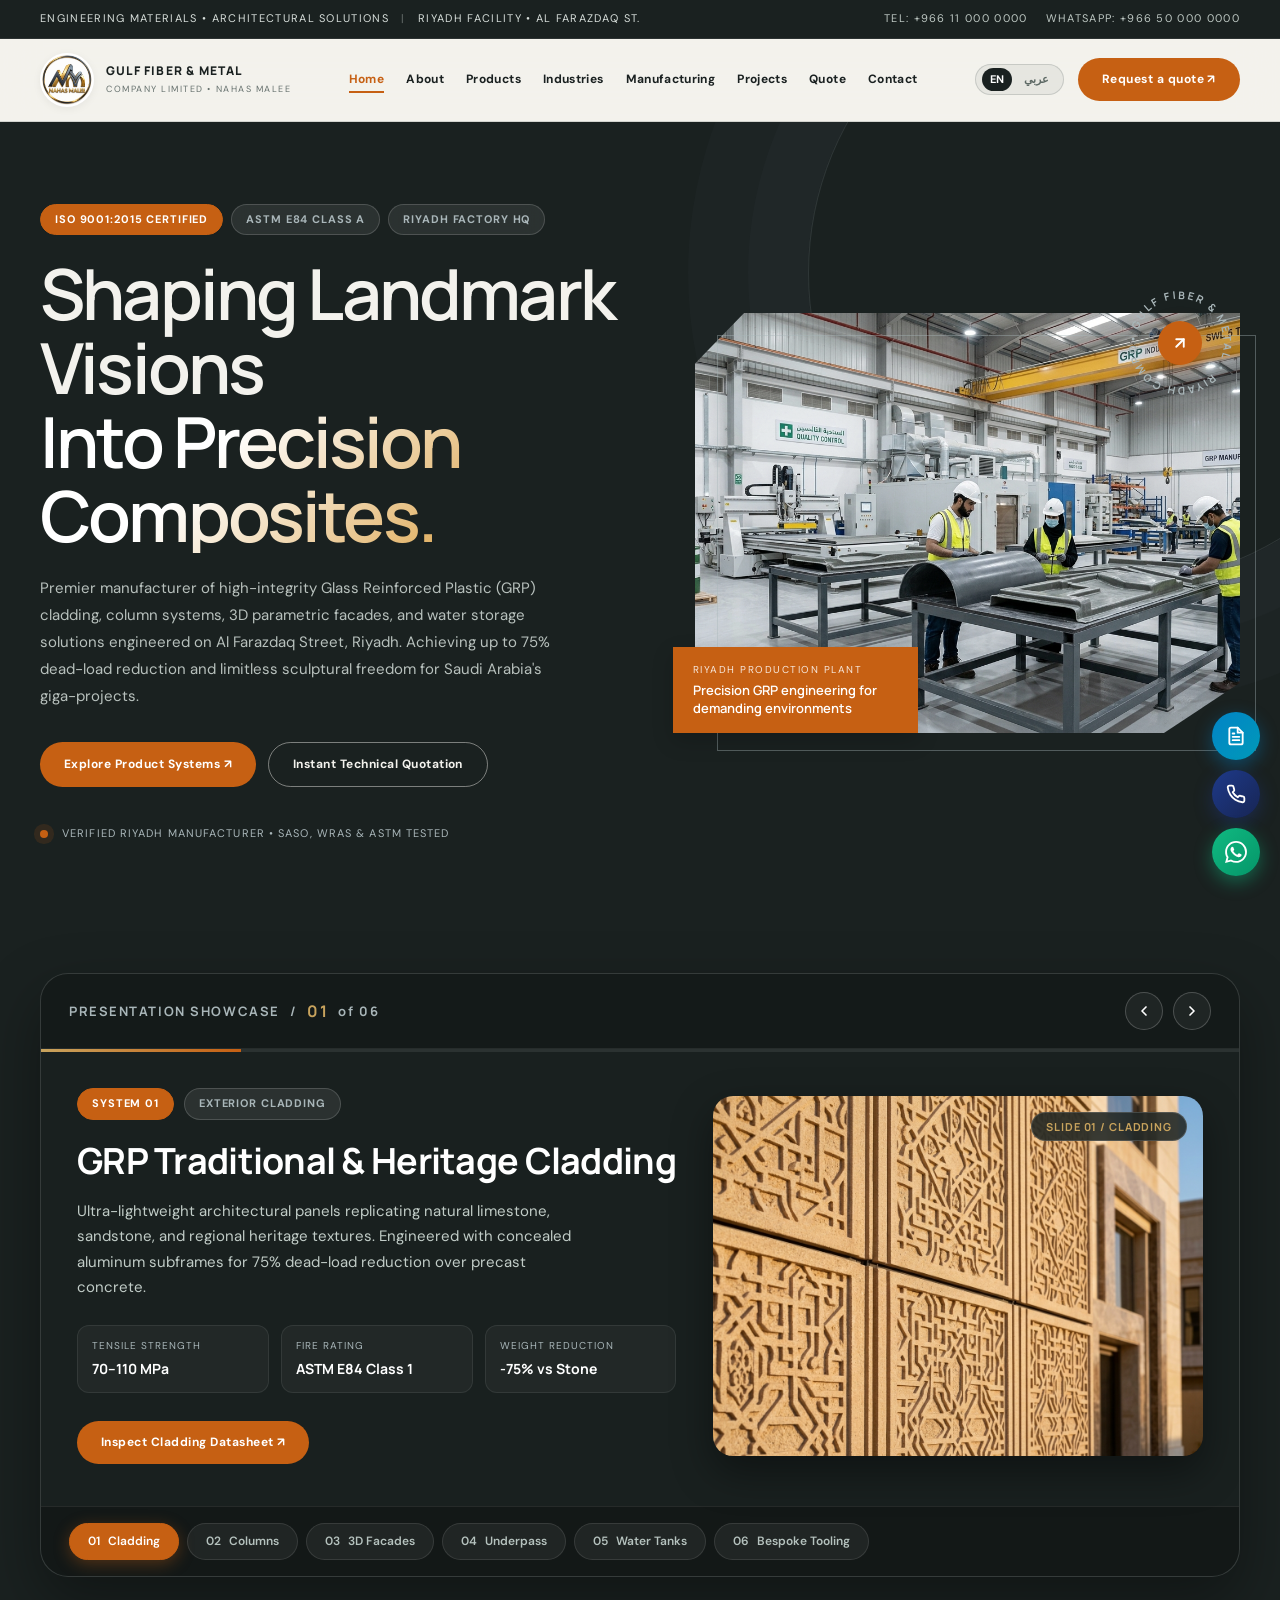
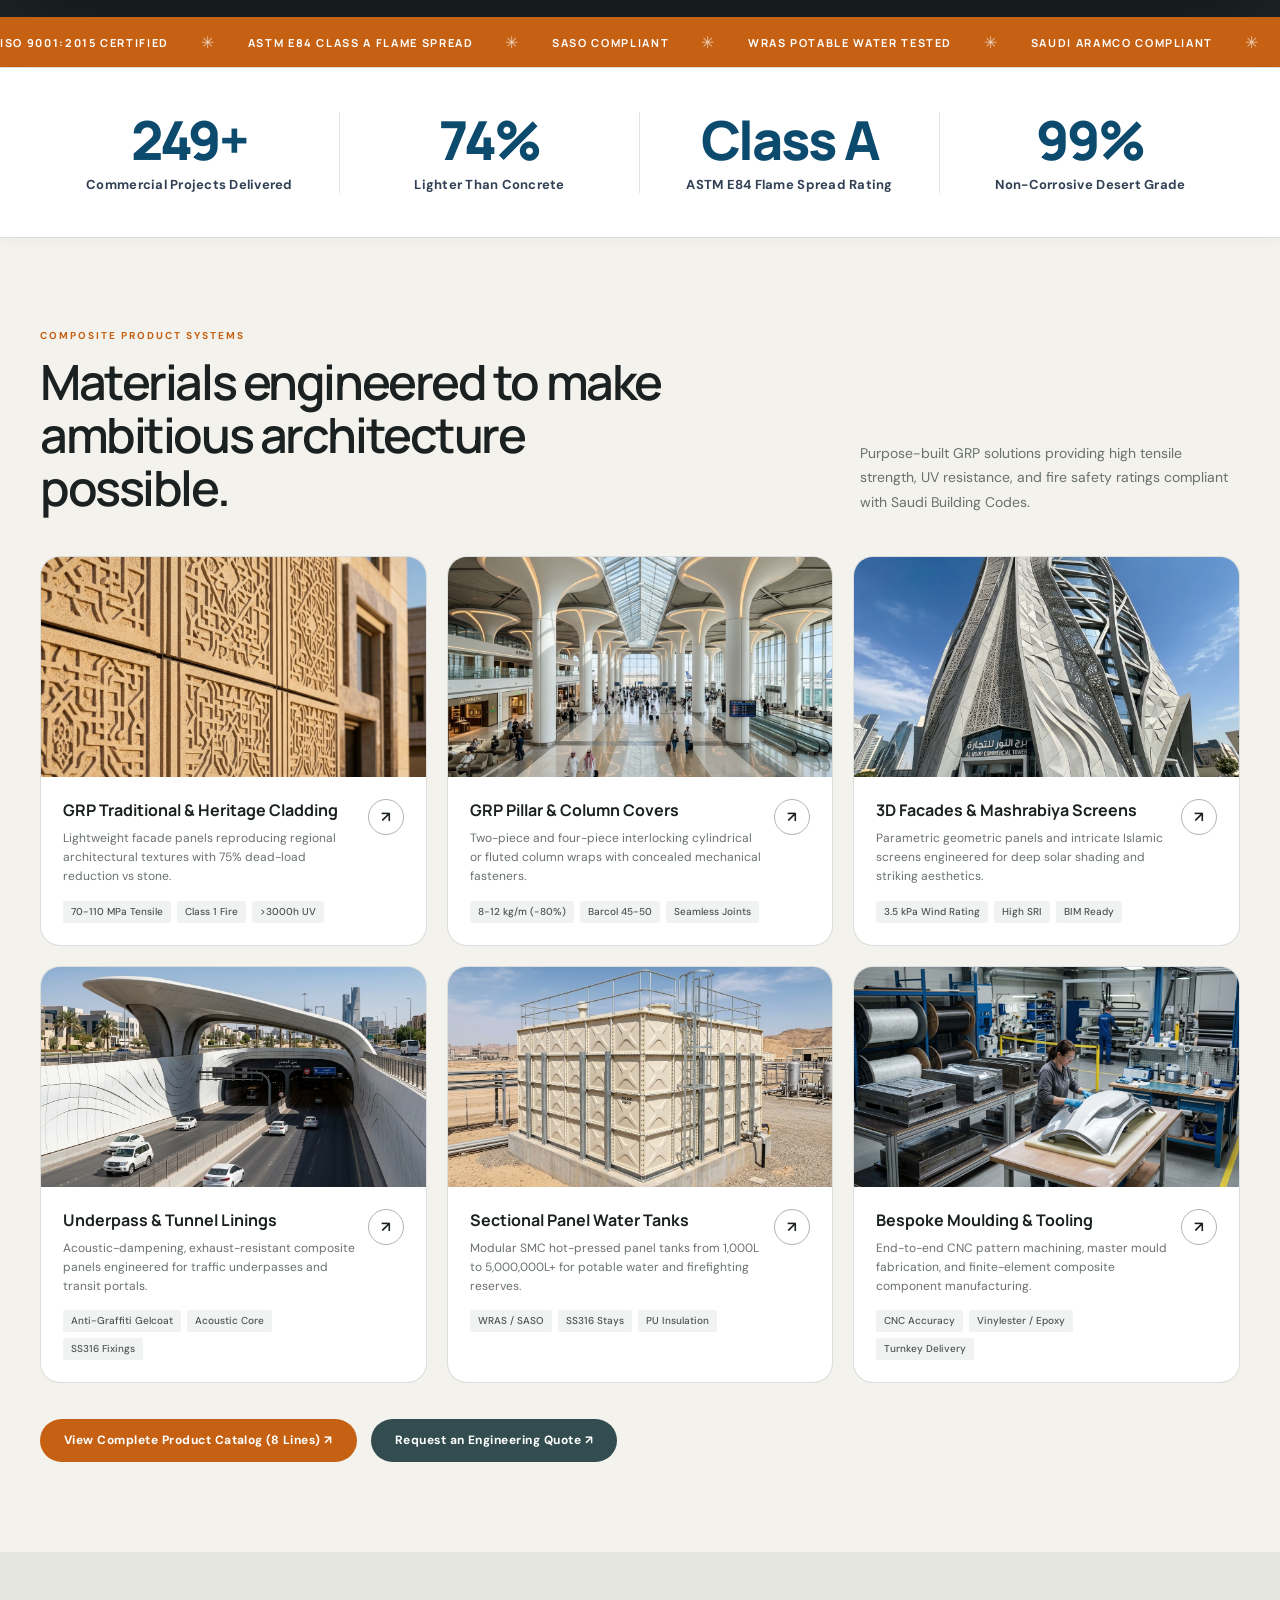
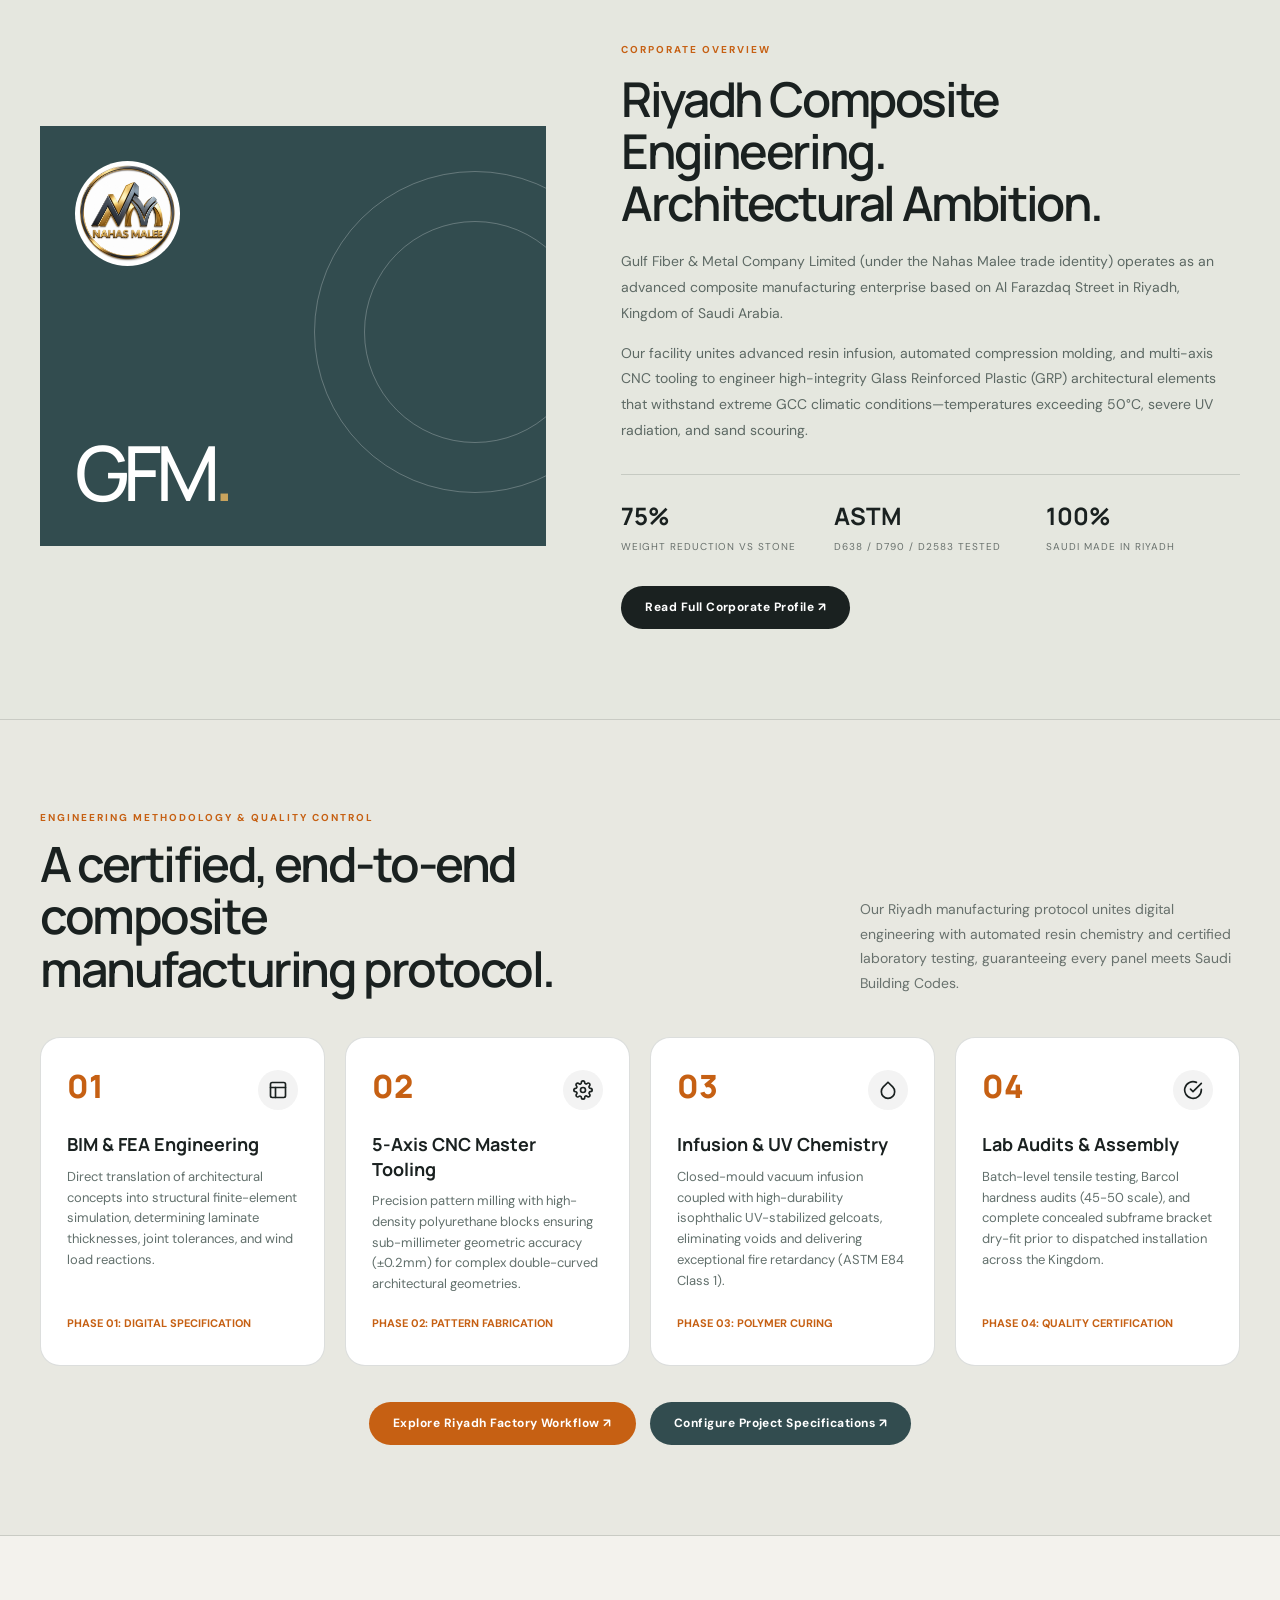
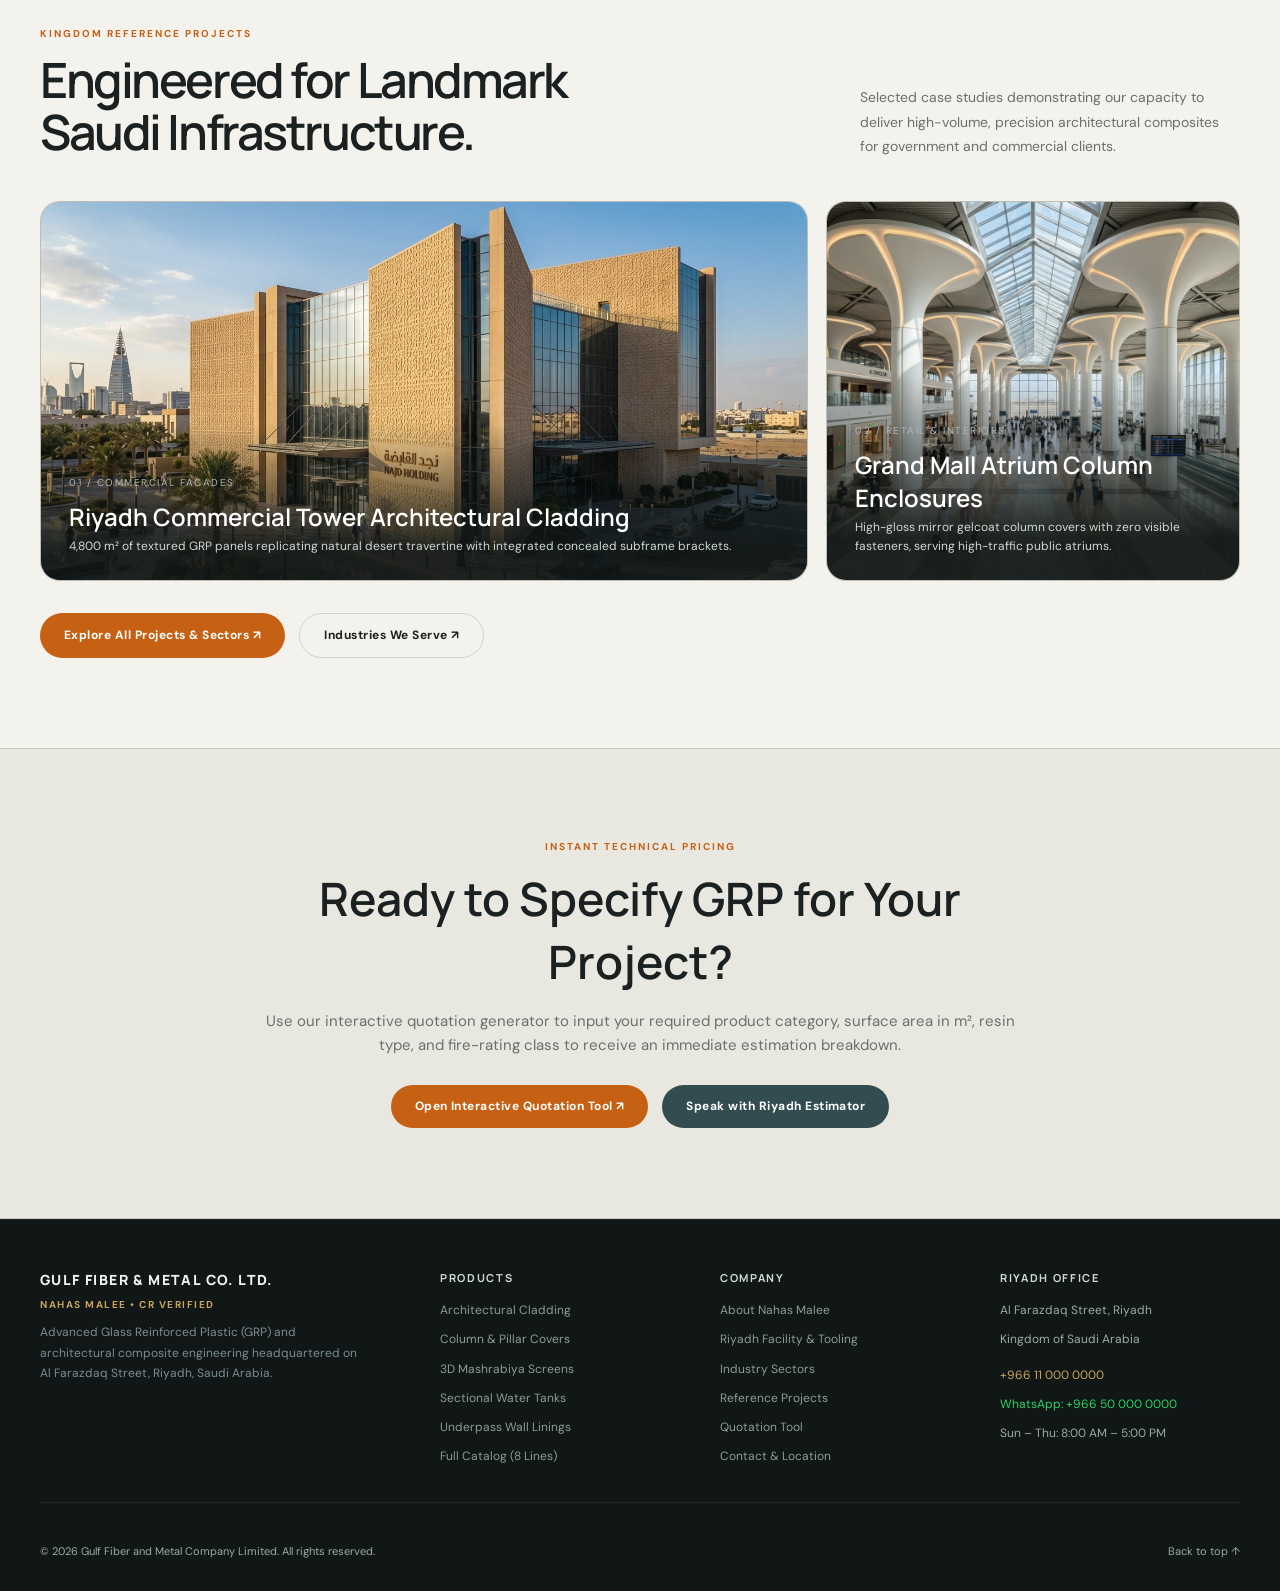
<file: index.html>
<!doctype html>
<html lang="en" dir="ltr">
<head>
  <meta charset="utf-8">
  <meta name="viewport" content="width=device-width, initial-scale=1">
  <meta name="theme-color" content="#1a2120">
  <meta name="description" content="Gulf Fiber & Metal Company Limited — Premier manufacturer of architectural GRP cladding, column covers, 3D facades, water tanks, and custom composite structures in Riyadh, Saudi Arabia.">
  <title>Engineered to Shape Tomorrow | Gulf Fiber &amp; Metal Co. Ltd.</title>
  <link rel="stylesheet" href="assets/style.css">
</head>
<body>

  <!-- Topline Information Strip -->
  <div class="topline">
    <div class="wrap">
      <div>
        <span data-en="Engineering Materials • Architectural Solutions" data-ar="مواد هندسية متطورة • حلول معمارية مبتكرة">Engineering Materials • Architectural Solutions</span>
        <span style="opacity: 0.4; margin: 0 8px;">|</span>
        <span data-en="Riyadh Facility &bull; Al Farazdaq St." data-ar="مصنع الرياض &bull; شارع الفرزدق">Riyadh Facility &bull; Al Farazdaq St.</span>
      </div>
      <div class="topline-contact">
        <a href="tel:+966110000000"><span>Tel: +966 11 000 0000</span></a>
        <a href="https://wa.me/966500000000" target="_blank" rel="noopener"><span>WhatsApp: +966 50 000 0000</span></a>
      </div>
    </div>
  </div>

  <!-- Header & Navigation -->
  <header class="header">
    <nav class="nav wrap">
      <a class="brand" href="index.html" aria-label="Gulf Fiber and Metal home">
        <img src="assets/nahas-malee-logo.jpg" alt="Nahas Malee - Gulf Fiber & Metal Logo">
        <div class="brandtext">
          <strong>GULF FIBER &amp; METAL</strong>
          <small>COMPANY LIMITED • NAHAS MALEE</small>
        </div>
      </a>
      
      <button class="menu" data-menu aria-label="Open menu" aria-expanded="false">☰</button>
      
      <div class="links" data-links>
        <a href="index.html" class="active" data-en="Home" data-ar="الرئيسية">Home</a>
        <a href="about.html" data-en="About" data-ar="عن الشركة">About</a>
        <a href="products.html" data-en="Products" data-ar="المنتجات">Products</a>
        <a href="industries.html" data-en="Industries" data-ar="القطاعات">Industries</a>
        <a href="manufacturing.html" data-en="Manufacturing" data-ar="التصنيع">Manufacturing</a>
        <a href="projects.html" data-en="Projects" data-ar="المشاريع">Projects</a>
        <a href="quote.html" data-en="Quote" data-ar="طلب تسعيرة">Quote</a>
        <a href="contact.html" data-en="Contact" data-ar="اتصل بنا">Contact</a>
      </div>

      <div class="nav-actions">
        <div class="lang-toggle" aria-label="Language selector">
          <button type="button" class="lang-btn active" data-lang="en">EN</button>
          <button type="button" class="lang-btn" data-lang="ar">عربي</button>
        </div>
        <a class="navcta" href="quote.html">
          <span data-en="Request a quote ↗" data-ar="طلب عرض سعر ↗">Request a quote ↗</span>
        </a>
      </div>
    </nav>
  </header>

  <main>
    <!-- Hero Section (La Boîte à Slides Editorial Motion Style) -->
    <section class="hero" style="padding-bottom: 20px;">
      <div class="wrap hero-grid" style="align-items: center;">
        <div class="reveal">
          <div style="display: flex; gap: 8px; flex-wrap: wrap; margin-bottom: 20px;">
            <span class="agency-pill-badge active" data-en="ISO 9001:2015 Certified" data-ar="شهادة آيزو 9001:2015">ISO 9001:2015 Certified</span>
            <span class="agency-pill-badge" data-en="ASTM E84 Class A" data-ar="مقاومة حريق ASTM E84 فئة A">ASTM E84 Class A</span>
            <span class="agency-pill-badge" data-en="Riyadh Factory HQ" data-ar="المصنع الرئيسي بالرياض">Riyadh Factory HQ</span>
          </div>

          <h1 style="line-height: 1.05; letter-spacing: -0.04em; margin-bottom: 22px;">
            <span data-en="Shaping Landmark Visions" data-ar="صياغة الرؤى المعمارية الكبرى">Shaping Landmark Visions</span><br>
            <span class="agency-gradient-text" data-en="Into Precision Composites." data-ar="إلى مركبات هندسية فائقة الدقة.">Into Precision Composites.</span>
          </h1>

          <p class="hero-copy" data-en="Premier manufacturer of high-integrity Glass Reinforced Plastic (GRP) cladding, column systems, 3D parametric facades, and water storage solutions engineered on Al Farazdaq Street, Riyadh. Achieving up to 75% dead-load reduction and limitless sculptural freedom for Saudi Arabia's giga-projects." data-ar="الشركة الرائدة في تصنيع تكسيات الفيبرجلاس (GRP) وأنظمة الأعمدة والواجهات ثلاثية الأبعاد وخزانات المياه في الرياض، شارع الفرزدق. نضمن تخفيض 75% من أحمال المباني وحرية تشكيل استثنائية لمشاريع المملكة الكبرى.">Premier manufacturer of high-integrity Glass Reinforced Plastic (GRP) cladding, column systems, 3D parametric facades, and water storage solutions engineered on Al Farazdaq Street, Riyadh. Achieving up to 75% dead-load reduction and limitless sculptural freedom for Saudi Arabia's giga-projects.</p>

          <div class="hero-actions" style="margin-top: 32px;">
            <a class="btn" href="products.html" data-en="Explore Product Systems ↗" data-ar="استعراض أنظمة المنتجات ↗">Explore Product Systems ↗</a>
            <a class="btn outline" href="quote.html" data-en="Instant Technical Quotation" data-ar="حساب تسعيرة فورية">Instant Technical Quotation</a>
          </div>

          <div class="hero-note" style="margin-top: 38px;">
            <span class="pulse"></span> 
            <span data-en="Verified Riyadh Manufacturer • SASO, WRAS & ASTM Tested" data-ar="مصنع معتمد في الرياض • مطابقة لمعايير SASO و WRAS و ASTM">Verified Riyadh Manufacturer • SASO, WRAS & ASTM Tested</span>
          </div>
        </div>

        <div class="hero-visual reveal" style="display: flex; flex-direction: column; align-items: flex-end; justify-content: center; position: relative;">
          <!-- Rotating Agency Emblem / Seal (La Boîte à Slides signature badge) -->
          <div class="agency-badge-wrap" style="position: absolute; top: -30px; right: 0; z-index: 10;">
            <svg class="agency-badge-rotate" viewBox="0 0 120 120">
              <defs>
                <path id="circlePath" d="M 60, 60 m -44, 0 a 44,44 0 1,1 88,0 a 44,44 0 1,1 -88,0"></path>
              </defs>
              <text>
                <textPath xlink:href="#circlePath" href="#circlePath">
                  • GULF FIBER &amp; METAL • RIYADH COMPOSITES •
                </textPath>
              </text>
            </svg>
            <div class="agency-badge-center">
              <svg width="18" height="18" viewBox="0 0 24 24" fill="none" stroke="currentColor" stroke-width="2.5" stroke-linecap="round" stroke-linejoin="round">
                <line x1="7" y1="17" x2="17" y2="7"></line>
                <polyline points="7 7 17 7 17 17"></polyline>
              </svg>
            </div>
          </div>

          <img class="hero-image" src="assets/images/hero-factory.jpg" alt="Gulf Fiber & Metal Composite Engineering Facility in Riyadh">
          <div class="visual-frame"></div>
          <div class="visual-label">
            <small data-en="Riyadh Production Plant" data-ar="مصنع الرياض">Riyadh Production Plant</small>
            <span data-en="Precision GRP engineering for demanding environments" data-ar="هندسة فيبرجلاس متقدمة للمشاريع ذات المتطلبات الصارمة">Precision GRP engineering for demanding environments</span>
          </div>
        </div>
      </div>

      <!-- Interactive Presentation Slide Deck (La Boîte à Slides Feature) -->
      <div class="wrap reveal">
        <div class="slide-deck" data-slide-deck>
          <div class="slide-deck-header">
            <div class="slide-deck-counter">
              <span data-en="PRESENTATION SHOWCASE" data-ar="عرض الأنظمة التفاعلي">PRESENTATION SHOWCASE</span>
              <span>/</span>
              <strong data-slide-current>01</strong>
              <span>of 06</span>
            </div>

            <div class="slide-deck-controls">
              <button class="slide-ctrl-btn" data-slide-prev aria-label="Previous Slide">
                <svg width="16" height="16" viewBox="0 0 24 24" fill="none" stroke="currentColor" stroke-width="2.5" stroke-linecap="round" stroke-linejoin="round">
                  <polyline points="15 18 9 12 15 6"></polyline>
                </svg>
              </button>
              <button class="slide-ctrl-btn" data-slide-next aria-label="Next Slide">
                <svg width="16" height="16" viewBox="0 0 24 24" fill="none" stroke="currentColor" stroke-width="2.5" stroke-linecap="round" stroke-linejoin="round">
                  <polyline points="9 18 15 12 9 6"></polyline>
                </svg>
              </button>
            </div>
          </div>

          <div class="slide-progress-track">
            <div class="slide-progress-fill" style="width: 16.66%;"></div>
          </div>

          <div class="slide-stage">
            <!-- Slide 01 -->
            <div class="slide-panel active">
              <div class="slide-info">
                <div class="slide-info-meta">
                  <span class="agency-pill-badge active" data-en="System 01" data-ar="النظام 01">System 01</span>
                  <span class="agency-pill-badge" data-en="Exterior Cladding" data-ar="تكسيات خارجية">Exterior Cladding</span>
                </div>
                <h3 data-en="GRP Traditional &amp; Heritage Cladding" data-ar="ألواح التكسية التراثية والمعمارية">GRP Traditional &amp; Heritage Cladding</h3>
                <p data-en="Ultra-lightweight architectural panels replicating natural limestone, sandstone, and regional heritage textures. Engineered with concealed aluminum subframes for 75% dead-load reduction over precast concrete." data-ar="ألواح معمارية خفيفة الوزن تعيد محاكاة تفاصيل الحجر الجيري والرملي والنقوش التراثية، مع مرابط تثبيت ألومنيوم مخفية لتخفيض 75% من الأحمال الهيكلية.">Ultra-lightweight architectural panels replicating natural limestone, sandstone, and regional heritage textures. Engineered with concealed aluminum subframes for 75% dead-load reduction over precast concrete.</p>
                <div class="slide-specs-grid">
                  <div class="slide-spec-box">
                    <small data-en="Tensile Strength" data-ar="قوة الشد">Tensile Strength</small>
                    <strong>70–110 MPa</strong>
                  </div>
                  <div class="slide-spec-box">
                    <small data-en="Fire Rating" data-ar="مقاومة الحريق">Fire Rating</small>
                    <strong>ASTM E84 Class 1</strong>
                  </div>
                  <div class="slide-spec-box">
                    <small data-en="Weight Reduction" data-ar="تخفيض الوزن">Weight Reduction</small>
                    <strong>-75% vs Stone</strong>
                  </div>
                </div>
                <a class="btn" href="product-detail.html?id=grp-traditional-cladding" data-en="Inspect Cladding Datasheet ↗" data-ar="تفاصيل المواصفات الفنية ↗">Inspect Cladding Datasheet ↗</a>
              </div>
              <div class="slide-visual-box">
                <span class="slide-visual-tag">SLIDE 01 / CLADDING</span>
                <img src="assets/images/prod-cladding.jpg" alt="GRP Traditional & Heritage Cladding">
              </div>
            </div>

            <!-- Slide 02 -->
            <div class="slide-panel">
              <div class="slide-info">
                <div class="slide-info-meta">
                  <span class="agency-pill-badge active" data-en="System 02" data-ar="النظام 02">System 02</span>
                  <span class="agency-pill-badge" data-en="Column Systems" data-ar="أنظمة الأعمدة">Column Systems</span>
                </div>
                <h3 data-en="Interlocking Pillar &amp; Column Covers" data-ar="أغطية وتكسيات الأعمدة المعمارية">Interlocking Pillar &amp; Column Covers</h3>
                <p data-en="Precision-moulded cylindrical, square, and fluted column enclosures with interlocking vertical joints and zero exposed hardware. High impact resistance rated Barcol 45-50 for high-footfall commercial concourses." data-ar="تغليف هندسي متقن للأعمدة الأسطوانية والمربعة بفواصل تعشيق طولية مخفية خالية من البراغي الظاهرة، مع صلادة باركول 45-50 لتحمل الصدمات في المجمعات.">Precision-moulded cylindrical, square, and fluted column enclosures with interlocking vertical joints and zero exposed hardware. High impact resistance rated Barcol 45-50 for high-footfall commercial concourses.</p>
                <div class="slide-specs-grid">
                  <div class="slide-spec-box">
                    <small data-en="Weight Density" data-ar="الوزن المتري">Weight Density</small>
                    <strong>8–12 kg/m</strong>
                  </div>
                  <div class="slide-spec-box">
                    <small data-en="Hardness" data-ar="الصلادة">Hardness</small>
                    <strong>Barcol 45–50</strong>
                  </div>
                  <div class="slide-spec-box">
                    <small data-en="Joint Detail" data-ar="تفصيل الفواصل">Joint Detail</small>
                    <strong>Interlocking Hairline</strong>
                  </div>
                </div>
                <a class="btn" href="product-detail.html?id=grp-pillar-covers" data-en="Inspect Column Datasheet ↗" data-ar="تفاصيل مواصفات الأعمدة ↗">Inspect Column Datasheet ↗</a>
              </div>
              <div class="slide-visual-box">
                <span class="slide-visual-tag">SLIDE 02 / COLUMNS</span>
                <img src="assets/images/prod-pillar.jpg" alt="GRP Pillar and Column Covers">
              </div>
            </div>

            <!-- Slide 03 -->
            <div class="slide-panel">
              <div class="slide-info">
                <div class="slide-info-meta">
                  <span class="agency-pill-badge active" data-en="System 03" data-ar="النظام 03">System 03</span>
                  <span class="agency-pill-badge" data-en="Solar Screens" data-ar="شاشات شمسية">Solar Screens</span>
                </div>
                <h3 data-en="3D Facades &amp; Mashrabiya Screens" data-ar="الواجهات ثلاثية الأبعاد والمشربيات">3D Facades &amp; Mashrabiya Screens</h3>
                <p data-en="Sculptural parametric panels engineered for passive solar heat gain mitigation and striking geometric depth. Certified for 3.5 kPa wind load resistance with high Solar Reflectance Index (SRI) gelcoats." data-ar="واجهات بارامترية هندسية تعمل كشاشات تظليل شمسية ذكية تعكس الحرارة وتوفر عمقًا بصريًا مذهلاً مع مقاومة رياح حتى 3.5 كيلو باسكال.">Sculptural parametric panels engineered for passive solar heat gain mitigation and striking geometric depth. Certified for 3.5 kPa wind load resistance with high Solar Reflectance Index (SRI) gelcoats.</p>
                <div class="slide-specs-grid">
                  <div class="slide-spec-box">
                    <small data-en="Wind Rating" data-ar="مقاومة الرياح">Wind Rating</small>
                    <strong>3.5 kPa Tested</strong>
                  </div>
                  <div class="slide-spec-box">
                    <small data-en="Solar Mitigation" data-ar="العزل الحراري">Solar Mitigation</small>
                    <strong>High SRI Rating</strong>
                  </div>
                  <div class="slide-spec-box">
                    <small data-en="Geometry" data-ar="الهندسة">Geometry</small>
                    <strong>Parametric 3D</strong>
                  </div>
                </div>
                <a class="btn" href="product-detail.html?id=grp-facade-elements" data-en="Inspect Facade Datasheet ↗" data-ar="تفاصيل مواصفات الواجهات ↗">Inspect Facade Datasheet ↗</a>
              </div>
              <div class="slide-visual-box">
                <span class="slide-visual-tag">SLIDE 03 / 3D FACADES</span>
                <img src="assets/images/prod-facade.jpg" alt="GRP 3D Facade & Mashrabiya Screens">
              </div>
            </div>

            <!-- Slide 04 -->
            <div class="slide-panel">
              <div class="slide-info">
                <div class="slide-info-meta">
                  <span class="agency-pill-badge active" data-en="System 04" data-ar="النظام 04">System 04</span>
                  <span class="agency-pill-badge" data-en="Transit &amp; Tunnels" data-ar="الأنفاق والمواصلات">Transit &amp; Tunnels</span>
                </div>
                <h3 data-en="Underpass &amp; Tunnel Wall Linings" data-ar="تكسيات جدران الأنفاق والمظلات">Underpass &amp; Tunnel Wall Linings</h3>
                <p data-en="Continuous tunnel and underpass wall lining systems formulated with acoustic core damping and anti-graffiti fluoropolymer gelcoat. Resists vehicle combustion fumes, chemical pressure washing, and structural vibrations." data-ar="أنظمة تكسية متواصلة لجدران الأنفاق المرورية بقلب عازل للصوت وجل كوت مقاوم للكتابة وعوادم السيارات والغسيل عالي الضغط.">Continuous tunnel and underpass wall lining systems formulated with acoustic core damping and anti-graffiti fluoropolymer gelcoat. Resists vehicle combustion fumes, chemical pressure washing, and structural vibrations.</p>
                <div class="slide-specs-grid">
                  <div class="slide-spec-box">
                    <small data-en="Surface Finish" data-ar="تشطيب السطح">Surface Finish</small>
                    <strong>Anti-Graffiti Coat</strong>
                  </div>
                  <div class="slide-spec-box">
                    <small data-en="Fixing Hardware" data-ar="قطع التثبيت">Fixing Hardware</small>
                    <strong>Marine SS316</strong>
                  </div>
                  <div class="slide-spec-box">
                    <small data-en="Acoustics" data-ar="العزل الصوتي">Acoustics</small>
                    <strong>NRC 0.65+ Core</strong>
                  </div>
                </div>
                <a class="btn" href="product-detail.html?id=grp-canopies-underpass" data-en="Inspect Underpass Datasheet ↗" data-ar="تفاصيل تكسيات الأنفاق ↗">Inspect Underpass Datasheet ↗</a>
              </div>
              <div class="slide-visual-box">
                <span class="slide-visual-tag">SLIDE 04 / UNDERPASS</span>
                <img src="assets/images/prod-canopy.jpg" alt="Underpass Linings and Architectural Canopies">
              </div>
            </div>

            <!-- Slide 05 -->
            <div class="slide-panel">
              <div class="slide-info">
                <div class="slide-info-meta">
                  <span class="agency-pill-badge active" data-en="System 05" data-ar="النظام 05">System 05</span>
                  <span class="agency-pill-badge" data-en="Liquid Storage" data-ar="تخزين السوائل">Liquid Storage</span>
                </div>
                <h3 data-en="Sectional Panel Water Storage Tanks" data-ar="خزانات المياه المقطعية من الفيبرجلاس">Sectional Panel Water Storage Tanks</h3>
                <p data-en="Heavy-duty hot-pressed SMC composite panel tanks certified to WRAS and SASO drinking water standards. Scalable from 1,000L to over 5,000,000L with zero bacterial growth and high-density thermal PU insulation." data-ar="خزانات مقطعية مكبوسة على الساخن SMC معتمدة لمياه الشرب ومكافحة الحريق بسعات من 1,000 إلى 5,000,000+ لتر دون أي نمو بكتيري.">Heavy-duty hot-pressed SMC composite panel tanks certified to WRAS and SASO drinking water standards. Scalable from 1,000L to over 5,000,000L with zero bacterial growth and high-density thermal PU insulation.</p>
                <div class="slide-specs-grid">
                  <div class="slide-spec-box">
                    <small data-en="Certifications" data-ar="الشهادات">Certifications</small>
                    <strong>WRAS &amp; SASO</strong>
                  </div>
                  <div class="slide-spec-box">
                    <small data-en="Capacity Range" data-ar="سعة الخزان">Capacity Range</small>
                    <strong>1kL – 5,000kL+</strong>
                  </div>
                  <div class="slide-spec-box">
                    <small data-en="Thermal Insulation" data-ar="العزل الحراري">Thermal Insulation</small>
                    <strong>50mm Polyurethane</strong>
                  </div>
                </div>
                <a class="btn" href="product-detail.html?id=grp-sectional-water-tanks" data-en="Inspect Tank Datasheet ↗" data-ar="تفاصيل مواصفات الخزانات ↗">Inspect Tank Datasheet ↗</a>
              </div>
              <div class="slide-visual-box">
                <span class="slide-visual-tag">SLIDE 05 / TANKS</span>
                <img src="assets/images/prod-tank.jpg" alt="Sectional GRP Water Storage Tanks">
              </div>
            </div>

            <!-- Slide 06 -->
            <div class="slide-panel">
              <div class="slide-info">
                <div class="slide-info-meta">
                  <span class="agency-pill-badge active" data-en="System 06" data-ar="النظام 06">System 06</span>
                  <span class="agency-pill-badge" data-en="Digital Fabrication" data-ar="تصنيع رقمي">Digital Fabrication</span>
                </div>
                <h3 data-en="Bespoke Moulding &amp; 5-Axis CNC Tooling" data-ar="الهندسة وتصنيع القوالب المخصصة">Bespoke Moulding &amp; 5-Axis CNC Tooling</h3>
                <p data-en="Turnkey digital tooling pipeline utilizing large-format 5-axis CNC machining centers to mill master plugs, multi-part split moulds, and structural prototypes directly from client CAD/BIM architectural datasets." data-ar="خط تصنيع رقمي متكامل باستخدام ماكينات CNC خماسية المحاور لإنتاج قوالب رئيسية معقدة ونماذج معمارية مخصصة مباشرة من مخططات BIM.">Turnkey digital tooling pipeline utilizing large-format 5-axis CNC machining centers to mill master plugs, multi-part split moulds, and structural prototypes directly from client CAD/BIM architectural datasets.</p>
                <div class="slide-specs-grid">
                  <div class="slide-spec-box">
                    <small data-en="CNC Accuracy" data-ar="دقة التصنيع">CNC Accuracy</small>
                    <strong>&plusmn;0.2 mm Tooling</strong>
                  </div>
                  <div class="slide-spec-box">
                    <small data-en="Resin Formulations" data-ar="تركيب الراتنج">Resin Formulations</small>
                    <strong>Vinylester / Epoxy</strong>
                  </div>
                  <div class="slide-spec-box">
                    <small data-en="Delivery Model" data-ar="نموذج التنفيذ">Delivery Model</small>
                    <strong>Turnkey In-House</strong>
                  </div>
                </div>
                <a class="btn" href="product-detail.html?id=grp-custom-fabrication" data-en="Inspect Tooling Capabilities ↗" data-ar="استعراض قدرات القوالب ↗">Inspect Tooling Capabilities ↗</a>
              </div>
              <div class="slide-visual-box">
                <span class="slide-visual-tag">SLIDE 06 / BESPOKE</span>
                <img src="assets/images/prod-custom.jpg" alt="Custom GRP Fabrications and Tooling">
              </div>
            </div>
          </div>

          <!-- Slide Selector Navigation Tabs Bar -->
          <div class="slide-tabs-bar">
            <button class="slide-tab-btn active"><span>01</span> <span data-en="Cladding" data-ar="التكسيات">Cladding</span></button>
            <button class="slide-tab-btn"><span>02</span> <span data-en="Columns" data-ar="الأعمدة">Columns</span></button>
            <button class="slide-tab-btn"><span>03</span> <span data-en="3D Facades" data-ar="الواجهات 3D">3D Facades</span></button>
            <button class="slide-tab-btn"><span>04</span> <span data-en="Underpass" data-ar="الأنفاق">Underpass</span></button>
            <button class="slide-tab-btn"><span>05</span> <span data-en="Water Tanks" data-ar="الخزانات">Water Tanks</span></button>
            <button class="slide-tab-btn"><span>06</span> <span data-en="Bespoke Tooling" data-ar="القوالب المخصصة">Bespoke Tooling</span></button>
          </div>
        </div>
      </div>
    </section>

    <!-- Infinite Certification & Capability Marquee -->
    <div class="ticker" aria-hidden="true">
      <div class="ticker-track">
        <span>ISO 9001:2015 CERTIFIED <b>✳</b> ASTM E84 CLASS A FLAME SPREAD <b>✳</b> SASO COMPLIANT <b>✳</b> WRAS POTABLE WATER TESTED <b>✳</b> SAUDI ARAMCO COMPLIANT <b>✳</b> 75% DEAD-LOAD REDUCTION <b>✳</b> BARCOL 45-50 HARDNESS <b>✳</b> RIYADH PRODUCED <b>✳</b></span>
        <span>ISO 9001:2015 CERTIFIED <b>✳</b> ASTM E84 CLASS A FLAME SPREAD <b>✳</b> SASO COMPLIANT <b>✳</b> WRAS POTABLE WATER TESTED <b>✳</b> SAUDI ARAMCO COMPLIANT <b>✳</b> 75% DEAD-LOAD REDUCTION <b>✳</b> BARCOL 45-50 HARDNESS <b>✳</b> RIYADH PRODUCED <b>✳</b></span>
      </div>
    </div>

    <!-- Key Engineering Metrics Strip with Animated Counters -->
    <section class="metrics-strip">
      <div class="wrap metrics-grid">
        <div class="metric-col reveal visible">
          <div class="metric-num" data-target="250" data-suffix="+">250+</div>
          <div class="metric-title" data-en="Commercial Projects Delivered" data-ar="مشروع تجاري منفذ بالمملكة">Commercial Projects Delivered</div>
        </div>
        <div class="metric-col reveal visible">
          <div class="metric-num" data-target="75" data-suffix="%">75%</div>
          <div class="metric-title" data-en="Lighter Than Concrete" data-ar="أخف وزناً من الخرسانة المسبقة">Lighter Than Concrete</div>
        </div>
        <div class="metric-col reveal visible">
          <div class="metric-num">Class A</div>
          <div class="metric-title" data-en="ASTM E84 Flame Spread Rating" data-ar="مقاومة حريق معتمدة فئة A">ASTM E84 Flame Spread Rating</div>
        </div>
        <div class="metric-col reveal visible">
          <div class="metric-num" data-target="100" data-suffix="%">100%</div>
          <div class="metric-title" data-en="Non-Corrosive Desert Grade" data-ar="مقاوم للتآكل ومناخ الصحراء">Non-Corrosive Desert Grade</div>
        </div>
      </div>
    </section>

    <!-- Featured Products Section -->
    <section class="section">
      <div class="wrap">
        <div class="section-head reveal">
          <div>
            <div class="kicker" data-en="Composite Product Systems" data-ar="أنظمة منتجات الفيبرجلاس">Composite Product Systems</div>
            <h2 data-en="Materials engineered to make<br>ambitious architecture possible." data-ar="مواد مهندسة بدقة<br>لتحقيق أعظم الرؤى المعمارية.">Materials engineered to make<br>ambitious architecture possible.</h2>
          </div>
          <p data-en="Purpose-built GRP solutions providing high tensile strength, UV resistance, and fire safety ratings compliant with Saudi Building Codes." data-ar="حلول GRP صممت خصيصًا لتوفير قوة شد فائقة، مقاومة استثنائية لأشعة الشمس، ومقاومة معتمدة للحريق متوافقة مع كود البناء السعودي.">Purpose-built GRP solutions providing high tensile strength, UV resistance, and fire safety ratings compliant with Saudi Building Codes.</p>
        </div>

        <div class="products">
          <!-- Card 1 -->
          <article class="product reveal">
            <div class="product-img">
              <span class="product-badge" data-en="Exterior Cladding" data-ar="تكسيات خارجية">Exterior Cladding</span>
              <img loading="lazy" src="assets/images/prod-cladding.jpg" alt="GRP Traditional & Heritage Cladding Panels">
            </div>
            <div class="product-info">
              <div>
                <h3 data-en="GRP Traditional & Heritage Cladding" data-ar="ألواح التكسية التراثية والمعمارية">GRP Traditional & Heritage Cladding</h3>
                <p data-en="Lightweight facade panels reproducing regional architectural textures with 75% dead-load reduction vs stone." data-ar="ألواح تكسية خفيفة الوزن تعيد إحياء النقوش التراثية مع تقليل 75% من الأحمال الهيكلية مقارنة بالحجر.">Lightweight facade panels reproducing regional architectural textures with 75% dead-load reduction vs stone.</p>
                <div class="product-highlights">
                  <span class="product-pill" data-en="70-110 MPa Tensile" data-ar="شد 70-110 ميغاباسكال">70-110 MPa Tensile</span>
                  <span class="product-pill" data-en="Class 1 Fire" data-ar="حريق فئة 1">Class 1 Fire</span>
                  <span class="product-pill" data-en=">3000h UV" data-ar="مقاومة UV فائقة">>3000h UV</span>
                </div>
              </div>
              <a class="arrow" href="product-detail.html?id=grp-traditional-cladding" aria-label="View specifications for GRP Traditional Cladding">↗</a>
            </div>
          </article>

          <!-- Card 2 -->
          <article class="product reveal">
            <div class="product-img">
              <span class="product-badge" data-en="Column Systems" data-ar="تكسية الأعمدة">Column Systems</span>
              <img loading="lazy" src="assets/images/prod-pillar.jpg" alt="GRP Column & Pillar Covers">
            </div>
            <div class="product-info">
              <div>
                <h3 data-en="GRP Pillar & Column Covers" data-ar="أغطية وتكسيات الأعمدة المعمارية">GRP Pillar & Column Covers</h3>
                <p data-en="Two-piece and four-piece interlocking cylindrical or fluted column wraps with concealed mechanical fasteners." data-ar="أنظمة تعشيق أسطوانية ومربعة لتغليف الأعمدة بفواصل مخفية دون مسامير ظاهرة.">Two-piece and four-piece interlocking cylindrical or fluted column wraps with concealed mechanical fasteners.</p>
                <div class="product-highlights">
                  <span class="product-pill" data-en="8-12 kg/m (-80%)" data-ar="وزن 8-12 كغ/م">8-12 kg/m (-80%)</span>
                  <span class="product-pill" data-en="Barcol 45-50" data-ar="صلادة 45-50">Barcol 45-50</span>
                  <span class="product-pill" data-en="Seamless Joints" data-ar="فواصل مخفية">Seamless Joints</span>
                </div>
              </div>
              <a class="arrow" href="product-detail.html?id=grp-pillar-covers" aria-label="View specifications for GRP Column Covers">↗</a>
            </div>
          </article>

          <!-- Card 3 -->
          <article class="product reveal">
            <div class="product-img">
              <span class="product-badge" data-en="Solar Screens" data-ar="شاشات شمسية">Solar Screens</span>
              <img loading="lazy" src="assets/images/prod-facade.jpg" alt="GRP 3D Facade & Mashrabiya Screens">
            </div>
            <div class="product-info">
              <div>
                <h3 data-en="3D Facades & Mashrabiya Screens" data-ar="الواجهات ثلاثية الأبعاد والمشربيات">3D Facades & Mashrabiya Screens</h3>
                <p data-en="Parametric geometric panels and intricate Islamic screens engineered for deep solar shading and striking aesthetics." data-ar="ألواح هندسية ثلاثية الأبعاد وشاشات مشربية للتظليل وتقليل الحرارة مع لمسة جمالية مبهرة.">Parametric geometric panels and intricate Islamic screens engineered for deep solar shading and striking aesthetics.</p>
                <div class="product-highlights">
                  <span class="product-pill" data-en="3.5 kPa Wind Rating" data-ar="رياح 3.5 كيلو باسكال">3.5 kPa Wind Rating</span>
                  <span class="product-pill" data-en="High SRI" data-ar="انعكاس حراري">High SRI</span>
                  <span class="product-pill" data-en="BIM Ready" data-ar="متوافق مع BIM">BIM Ready</span>
                </div>
              </div>
              <a class="arrow" href="product-detail.html?id=grp-facade-elements" aria-label="View specifications for 3D Facades">↗</a>
            </div>
          </article>

          <!-- Card 4 -->
          <article class="product reveal">
            <div class="product-img">
              <span class="product-badge" data-en="Infrastructure" data-ar="بنية تحتية">Infrastructure</span>
              <img loading="lazy" src="assets/images/prod-canopy.jpg" alt="Underpass Linings and Architectural Canopies">
            </div>
            <div class="product-info">
              <div>
                <h3 data-en="Underpass & Tunnel Linings" data-ar="تكسيات جدران الأنفاق والمظلات">Underpass & Tunnel Linings</h3>
                <p data-en="Acoustic-dampening, exhaust-resistant composite panels engineered for traffic underpasses and transit portals." data-ar="ألواح مركبة عازلة للصوت ومقاومة لغازات عوادم السيارات واهتزازات الطرق للأنفاق المرورية.">Acoustic-dampening, exhaust-resistant composite panels engineered for traffic underpasses and transit portals.</p>
                <div class="product-highlights">
                  <span class="product-pill" data-en="Anti-Graffiti Gelcoat" data-ar="مقاومة الكتابة">Anti-Graffiti Gelcoat</span>
                  <span class="product-pill" data-en="Acoustic Core" data-ar="قلب عازل للصوت">Acoustic Core</span>
                  <span class="product-pill" data-en="SS316 Fixings" data-ar="تثبيت SS316">SS316 Fixings</span>
                </div>
              </div>
              <a class="arrow" href="product-detail.html?id=grp-canopies-underpass" aria-label="View specifications for Underpass Linings">↗</a>
            </div>
          </article>

          <!-- Card 5 -->
          <article class="product reveal">
            <div class="product-img">
              <span class="product-badge" data-en="Water Storage" data-ar="تخزين المياه">Water Storage</span>
              <img loading="lazy" src="assets/images/prod-tank.jpg" alt="Sectional GRP Water Storage Tanks">
            </div>
            <div class="product-info">
              <div>
                <h3 data-en="Sectional Panel Water Tanks" data-ar="خزانات المياه المقطعية من الفيبرجلاس">Sectional Panel Water Tanks</h3>
                <p data-en="Modular SMC hot-pressed panel tanks from 1,000L to 5,000,000L+ for potable water and firefighting reserves." data-ar="خزانات مياه معيارية مضغوطة بسعات من 1,000 إلى 5,000,000+ لتر لمياه الشرب ومكافحة الحريق.">Modular SMC hot-pressed panel tanks from 1,000L to 5,000,000L+ for potable water and firefighting reserves.</p>
                <div class="product-highlights">
                  <span class="product-pill" data-en="WRAS / SASO" data-ar="مطابقة للشرب">WRAS / SASO</span>
                  <span class="product-pill" data-en="SS316 Stays" data-ar="شدادات ستانلس">SS316 Stays</span>
                  <span class="product-pill" data-en="PU Insulation" data-ar="عزل بولي يوريثان">PU Insulation</span>
                </div>
              </div>
              <a class="arrow" href="product-detail.html?id=grp-sectional-water-tanks" aria-label="View specifications for Sectional Water Tanks">↗</a>
            </div>
          </article>

          <!-- Card 6 -->
          <article class="product reveal">
            <div class="product-img">
              <span class="product-badge" data-en="Custom Tooling" data-ar="تصنيع مخصص">Custom Tooling</span>
              <img loading="lazy" src="assets/images/prod-custom.jpg" alt="Custom GRP Fabrications and Tooling">
            </div>
            <div class="product-info">
              <div>
                <h3 data-en="Bespoke Moulding & Tooling" data-ar="الهندسة وتصنيع القوالب المخصصة">Bespoke Moulding & Tooling</h3>
                <p data-en="End-to-end CNC pattern machining, master mould fabrication, and finite-element composite component manufacturing." data-ar="تصنيع قوالب دقيقة بتقنية CNC، ونماذج أولية وإنتاج قطع مركبة معقدة وفق مخططات العميل.">End-to-end CNC pattern machining, master mould fabrication, and finite-element composite component manufacturing.</p>
                <div class="product-highlights">
                  <span class="product-pill" data-en="CNC Accuracy" data-ar="دقة CNC فائقة">CNC Accuracy</span>
                  <span class="product-pill" data-en="Vinylester / Epoxy" data-ar="راتنجات فينيل إستر">Vinylester / Epoxy</span>
                  <span class="product-pill" data-en="Turnkey Delivery" data-ar="تسليم متكامل">Turnkey Delivery</span>
                </div>
              </div>
              <a class="arrow" href="product-detail.html?id=grp-custom-fabrication" aria-label="View specifications for Bespoke Tooling">↗</a>
            </div>
          </article>
        </div>

        <div style="margin-top: 36px; display: flex; gap: 14px; flex-wrap: wrap;">
          <a class="btn" href="products.html" data-en="View Complete Product Catalog (8 Lines) ↗" data-ar="عرض جميع المنتجات (8 خطوط إنتاج) ↗">View Complete Product Catalog (8 Lines) ↗</a>
          <a class="btn secondary" href="quote.html" data-en="Request an Engineering Quote ↗" data-ar="طلب تسعيرة هندسية ↗">Request an Engineering Quote ↗</a>
        </div>
      </div>
    </section>

    <!-- About / Corporate Overview Section -->
    <section class="section about">
      <div class="wrap about-grid">
        <div class="about-art reveal">
          <img src="assets/nahas-malee-logo.jpg" alt="Nahas Malee Emblem">
          <div class="big-number">GFM<span style="color: var(--gold);">.</span></div>
        </div>
        <div class="about-copy reveal">
          <div class="kicker" data-en="Corporate Overview" data-ar="نبذة عن الشركة">Corporate Overview</div>
          <h2 data-en="Riyadh Composite Engineering.<br>Architectural Ambition." data-ar="هندسة مركبات وطنية في الرياض.<br>بطموح معماري لا حدود له.">Riyadh Composite Engineering.<br>Architectural Ambition.</h2>
          <p data-en="Gulf Fiber &amp; Metal Company Limited (under the Nahas Malee trade identity) operates as an advanced composite manufacturing enterprise based on Al Farazdaq Street in Riyadh, Kingdom of Saudi Arabia." data-ar="تعمل شركة الخليج للألياف والمعادن المحدودة (تحت الهوية التجارية نحاس مالي) كصرح صناعي متقدم في مجال هندسة وتصنيع المواد المركبة في شارع الفرزدق بمدينة الرياض.">Gulf Fiber &amp; Metal Company Limited (under the Nahas Malee trade identity) operates as an advanced composite manufacturing enterprise based on Al Farazdaq Street in Riyadh, Kingdom of Saudi Arabia.</p>
          <p data-en="Our facility unites advanced resin infusion, automated compression molding, and multi-axis CNC tooling to engineer high-integrity Glass Reinforced Plastic (GRP) architectural elements that withstand extreme GCC climatic conditions—temperatures exceeding 50&deg;C, severe UV radiation, and sand scouring." data-ar="يجمع مصنعنا بين تقنيات حقن الراتنج المتطورة والقولبة بالضغط وتصنيع القوالب بالتحكم الرقمي CNC لإنتاج عناصر معمارية من الفيبرجلاس (GRP) ذات موثوقية فائقة قادرة على تحمل الظروف المناخية القاسية في الخليج.">Our facility unites advanced resin infusion, automated compression molding, and multi-axis CNC tooling to engineer high-integrity Glass Reinforced Plastic (GRP) architectural elements that withstand extreme GCC climatic conditions—temperatures exceeding 50&deg;C, severe UV radiation, and sand scouring.</p>
          
          <div class="stats">
            <div class="stat">
              <strong>75%</strong>
              <span data-en="Weight Reduction vs Stone" data-ar="تخفيض في وزن الأحمال">Weight Reduction vs Stone</span>
            </div>
            <div class="stat">
              <strong>ASTM</strong>
              <span data-en="D638 / D790 / D2583 Tested" data-ar="اختبارات معتمدة دولياً">D638 / D790 / D2583 Tested</span>
            </div>
            <div class="stat">
              <strong>100%</strong>
              <span data-en="Saudi Made in Riyadh" data-ar="صنع في الرياض - السعودية">Saudi Made in Riyadh</span>
            </div>
          </div>

          <div style="margin-top: 28px;">
            <a class="btn dark" href="about.html" data-en="Read Full Corporate Profile ↗" data-ar="قراءة الملف التعريفي الشامل ↗">Read Full Corporate Profile ↗</a>
          </div>
        </div>
      </div>
    </section>

    <!-- Methodology & Manufacturing Workflow (La Boîte à Slides 4-Step Process Grid) -->
    <section class="section" style="background: var(--paper-card); border-top: 1px solid var(--line); border-bottom: 1px solid var(--line);">
      <div class="wrap">
        <div class="section-head reveal">
          <div>
            <div class="kicker" data-en="Engineering Methodology & Quality Control" data-ar="منهجية الهندسة وضبط الجودة">Engineering Methodology & Quality Control</div>
            <h2 data-en="A certified, end-to-end composite<br>manufacturing protocol." data-ar="بروتوكول تصنيع هندسي متكامل<br>ومعتمد وفق أعلى المقاييس.">A certified, end-to-end composite<br>manufacturing protocol.</h2>
          </div>
          <p data-en="Our Riyadh manufacturing protocol unites digital engineering with automated resin chemistry and certified laboratory testing, guaranteeing every panel meets Saudi Building Codes." data-ar="يجمع بروتوكول التصنيع في مصنعنا بالرياض بين النمذجة الرقمية وحقن الراتنج الآلي والاختبارات المخبرية المعتمدة لضمان مطابقة كل لوح لكود البناء السعودي.">Our Riyadh manufacturing protocol unites digital engineering with automated resin chemistry and certified laboratory testing, guaranteeing every panel meets Saudi Building Codes.</p>
        </div>

        <div class="method-grid">
          <!-- Step 01 -->
          <div class="method-card reveal reveal-delay-1">
            <div>
              <div class="method-header">
                <span class="method-num">01</span>
                <div class="method-icon-circle">
                  <svg width="20" height="20" viewBox="0 0 24 24" fill="none" stroke="currentColor" stroke-width="2" stroke-linecap="round" stroke-linejoin="round">
                    <rect x="3" y="3" width="18" height="18" rx="2" ry="2"></rect>
                    <line x1="3" y1="9" x2="21" y2="9"></line>
                    <line x1="9" y1="21" x2="9" y2="9"></line>
                  </svg>
                </div>
              </div>
              <h3 data-en="BIM &amp; FEA Engineering" data-ar="النمذجة الهندسية والتحليل الإنشائي">BIM &amp; FEA Engineering</h3>
              <p data-en="Direct translation of architectural concepts into structural finite-element simulation, determining laminate thicknesses, joint tolerances, and wind load reactions." data-ar="تحويل الرؤى المعمارية إلى نماذج محاكاة رقمية دقيقة لتحديد سماكات الألياف ومقاومة ضغط الرياح والتمدد الحراري.">Direct translation of architectural concepts into structural finite-element simulation, determining laminate thicknesses, joint tolerances, and wind load reactions.</p>
            </div>
            <div style="margin-top: 20px; font-size: 11px; font-weight: 700; color: var(--orange);" data-en="PHASE 01: DIGITAL SPECIFICATION" data-ar="المرحلة 01: التوصيف الرقمي">PHASE 01: DIGITAL SPECIFICATION</div>
          </div>

          <!-- Step 02 -->
          <div class="method-card reveal reveal-delay-2">
            <div>
              <div class="method-header">
                <span class="method-num">02</span>
                <div class="method-icon-circle">
                  <svg width="20" height="20" viewBox="0 0 24 24" fill="none" stroke="currentColor" stroke-width="2" stroke-linecap="round" stroke-linejoin="round">
                    <circle cx="12" cy="12" r="3"></circle>
                    <path d="M19.4 15a1.65 1.65 0 0 0 .33 1.82l.06.06a2 2 0 0 1 0 2.83 2 2 0 0 1-2.83 0l-.06-.06a1.65 1.65 0 0 0-1.82-.33 1.65 1.65 0 0 0-1 1.51V21a2 2 0 0 1-2 2 2 2 0 0 1-2-2v-.09A1.65 1.65 0 0 0 9 19.4a1.65 1.65 0 0 0-1.82.33l-.06.06a2 2 0 0 1-2.83 0 2 2 0 0 1 0-2.83l.06-.06a1.65 1.65 0 0 0 .33-1.82 1.65 1.65 0 0 0-1.51-1H3a2 2 0 0 1-2-2 2 2 0 0 1 2-2h.09A1.65 1.65 0 0 0 4.6 9a1.65 1.65 0 0 0-.33-1.82l-.06-.06a2 2 0 0 1 0-2.83 2 2 0 0 1 2.83 0l.06.06a1.65 1.65 0 0 0 1.82.33H9a1.65 1.65 0 0 0 1-1.51V3a2 2 0 0 1 2-2 2 2 0 0 1 2 2v.09a1.65 1.65 0 0 0 1 1.51 1.65 1.65 0 0 0 1.82-.33l.06-.06a2 2 0 0 1 2.83 0 2 2 0 0 1 0 2.83l-.06.06a1.65 1.65 0 0 0-.33 1.82V9a1.65 1.65 0 0 0 1.51 1H21a2 2 0 0 1 2 2 2 2 0 0 1-2 2h-.09a1.65 1.65 0 0 0-1.51 1z"></path>
                  </svg>
                </div>
              </div>
              <h3 data-en="5-Axis CNC Master Tooling" data-ar="تصنيع القوالب خماسي المحاور">5-Axis CNC Master Tooling</h3>
              <p data-en="Precision pattern milling with high-density polyurethane blocks ensuring sub-millimeter geometric accuracy (&plusmn;0.2mm) for complex double-curved architectural geometries." data-ar="خراطة وقص القوالب الرئيسية بدقة متناهية (&plusmn;0.2 مم) باستخدام ماكينات CNC خماسية المحاور لإنتاج أعقد الأشكال المنحنية.">Precision pattern milling with high-density polyurethane blocks ensuring sub-millimeter geometric accuracy (&plusmn;0.2mm) for complex double-curved architectural geometries.</p>
            </div>
            <div style="margin-top: 20px; font-size: 11px; font-weight: 700; color: var(--orange);" data-en="PHASE 02: PATTERN FABRICATION" data-ar="المرحلة 02: تصنيع القوالب">PHASE 02: PATTERN FABRICATION</div>
          </div>

          <!-- Step 03 -->
          <div class="method-card reveal reveal-delay-3">
            <div>
              <div class="method-header">
                <span class="method-num">03</span>
                <div class="method-icon-circle">
                  <svg width="20" height="20" viewBox="0 0 24 24" fill="none" stroke="currentColor" stroke-width="2" stroke-linecap="round" stroke-linejoin="round">
                    <path d="M12 2.69l5.66 5.66a8 8 0 1 1-11.31 0z"></path>
                  </svg>
                </div>
              </div>
              <h3 data-en="Infusion &amp; UV Chemistry" data-ar="حقن الراتنج والجل كوت المطور">Infusion &amp; UV Chemistry</h3>
              <p data-en="Closed-mould vacuum infusion coupled with high-durability isophthalic UV-stabilized gelcoats, eliminating voids and delivering exceptional fire retardancy (ASTM E84 Class 1)." data-ar="حقن الراتنج في قوالب مغلقة تحت التفريغ مع طبقات جل كوت معالجة ضد الأشعة فوق البنفسجية ومقاومة للحريق فئة 1.">Closed-mould vacuum infusion coupled with high-durability isophthalic UV-stabilized gelcoats, eliminating voids and delivering exceptional fire retardancy (ASTM E84 Class 1).</p>
            </div>
            <div style="margin-top: 20px; font-size: 11px; font-weight: 700; color: var(--orange);" data-en="PHASE 03: POLYMER CURING" data-ar="المرحلة 03: المعالجة الكيميائية">PHASE 03: POLYMER CURING</div>
          </div>

          <!-- Step 04 -->
          <div class="method-card reveal reveal-delay-4">
            <div>
              <div class="method-header">
                <span class="method-num">04</span>
                <div class="method-icon-circle">
                  <svg width="20" height="20" viewBox="0 0 24 24" fill="none" stroke="currentColor" stroke-width="2" stroke-linecap="round" stroke-linejoin="round">
                    <path d="M22 11.08V12a10 10 0 1 1-5.93-9.14"></path>
                    <polyline points="22 4 12 14.01 9 11.01"></polyline>
                  </svg>
                </div>
              </div>
              <h3 data-en="Lab Audits &amp; Assembly" data-ar="الفحص المخبري والتركيب">Lab Audits &amp; Assembly</h3>
              <p data-en="Batch-level tensile testing, Barcol hardness audits (45-50 scale), and complete concealed subframe bracket dry-fit prior to dispatched installation across the Kingdom." data-ar="فحوصات مخبرية للشد والصلادة لكل دفعة إنتاج، وتجربة تركيب الهياكل المعدنية المخفية قبل الشحن لموقع المشروع.">Batch-level tensile testing, Barcol hardness audits (45-50 scale), and complete concealed subframe bracket dry-fit prior to dispatched installation across the Kingdom.</p>
            </div>
            <div style="margin-top: 20px; font-size: 11px; font-weight: 700; color: var(--orange);" data-en="PHASE 04: QUALITY CERTIFICATION" data-ar="المرحلة 04: شهادة الاعتماد">PHASE 04: QUALITY CERTIFICATION</div>
          </div>
        </div>

        <div style="margin-top: 36px; display: flex; gap: 14px; flex-wrap: wrap; justify-content: center;">
          <a href="manufacturing.html" class="btn" data-en="Explore Riyadh Factory Workflow ↗" data-ar="استعراض مراحل التصنيع بالرياض ↗">Explore Riyadh Factory Workflow ↗</a>
          <a href="quote.html" class="btn secondary" data-en="Configure Project Specifications ↗" data-ar="تحديد مواصفات المشروع ↗">Configure Project Specifications ↗</a>
        </div>
      </div>
    </section>

    <!-- Projects & Applications Preview -->
    <section class="section">
      <div class="wrap">
        <div class="section-head reveal">
          <div>
            <div class="kicker" data-en="Kingdom Reference Projects" data-ar="مشاريع مرجعية في المملكة">Kingdom Reference Projects</div>
            <h2 data-en="Engineered for Landmark<br>Saudi Infrastructure." data-ar="صُممت لتواكب أضخم المعالم<br>ومشاريع البنية التحتية.">Engineered for Landmark<br>Saudi Infrastructure.</h2>
          </div>
          <p data-en="Selected case studies demonstrating our capacity to deliver high-volume, precision architectural composites for government and commercial clients." data-ar="دراسات حالة مختارة توضح قدراتنا على التوريد والتنفيذ الهندسي الدقيق للجهات الحكومية والشركات الكبرى.">Selected case studies demonstrating our capacity to deliver high-volume, precision architectural composites for government and commercial clients.</p>
        </div>

        <div class="projects">
          <div class="project-img reveal">
            <img src="assets/images/hero-cladding.jpg" alt="Commercial Tower Architectural Facade">
            <div class="project-caption">
              <small data-en="01 / Commercial Facades" data-ar="01 / الواجهات التجارية">01 / Commercial Facades</small>
              <h3 data-en="Riyadh Commercial Tower Architectural Cladding" data-ar="تكسيات الواجهات لأحد أبراج الرياض التجارية">Riyadh Commercial Tower Architectural Cladding</h3>
              <p data-en="4,800 m² of textured GRP panels replicating natural desert travertine with integrated concealed subframe brackets." data-ar="4,800 متر مربع من ألواح الفيبرجلاس بمظهر حجر الترافرتين وأنظمة تثبيت مخفية.">4,800 m² of textured GRP panels replicating natural desert travertine with integrated concealed subframe brackets.</p>
            </div>
          </div>
          <div class="project-img reveal">
            <img src="assets/images/prod-pillar.jpg" alt="Mall Atrium Column Covers">
            <div class="project-caption">
              <small data-en="02 / Retail & Interiors" data-ar="02 / المجمعات التجارية">02 / Retail & Interiors</small>
              <h3 data-en="Grand Mall Atrium Column Enclosures" data-ar="تغليف أعمدة بهو مجمع تجاري كبرى">Grand Mall Atrium Column Enclosures</h3>
              <p data-en="High-gloss mirror gelcoat column covers with zero visible fasteners, serving high-traffic public atriums." data-ar="تكسيات أعمدة عالية اللمعان خالية من المسامير الظاهرة ومقاومة للصدمات والخدش.">High-gloss mirror gelcoat column covers with zero visible fasteners, serving high-traffic public atriums.</p>
            </div>
          </div>
        </div>

        <div style="margin-top: 32px; display: flex; gap: 14px; flex-wrap: wrap;">
          <a class="btn" href="projects.html" data-en="Explore All Projects & Sectors ↗" data-ar="استعراض كافة المشاريع والقطاعات ↗">Explore All Projects & Sectors ↗</a>
          <a class="btn outline" style="color: var(--ink); border-color: var(--line);" href="industries.html" data-en="Industries We Serve ↗" data-ar="القطاعات التي نخدمها ↗">Industries We Serve ↗</a>
        </div>
      </div>
    </section>

    <!-- Quick Engineering Quote CTA -->
    <section class="section" style="background: var(--paper-card); border-top: 1px solid var(--line); border-bottom: 1px solid var(--line);">
      <div class="wrap text-center" style="max-width: 780px; margin: auto; text-align: center;">
        <div class="kicker reveal" data-en="Instant Technical Pricing" data-ar="تسعير فني فوري">Instant Technical Pricing</div>
        <h2 class="reveal" style="font: 600 clamp(32px, 4vw, 46px) 'Manrope'; margin: 12px 0 16px;" data-en="Ready to Specify GRP for Your Project?" data-ar="هل ترغب في تحديد مواصفات الفيبرجلاس لمشروعك؟">Ready to Specify GRP for Your Project?</h2>
        <p class="reveal" style="color: #68716d; font-size: 15px; margin-bottom: 28px;" data-en="Use our interactive quotation generator to input your required product category, surface area in m², resin type, and fire-rating class to receive an immediate estimation breakdown." data-ar="استخدم حاسبة عروض الأسعار التفاعلية لتحديد نوع المنتج والمساحة ونوع الراتنج ومستوى مقاومة الحريق للحصول على تقدير فوري ومباشر.">Use our interactive quotation generator to input your required product category, surface area in m², resin type, and fire-rating class to receive an immediate estimation breakdown.</p>
        <div class="reveal" style="display: flex; justify-content: center; gap: 14px; flex-wrap: wrap;">
          <a class="btn" href="quote.html" data-en="Open Interactive Quotation Tool ↗" data-ar="فتح حاسبة عروض الأسعار التفاعلية ↗">Open Interactive Quotation Tool ↗</a>
          <a class="btn secondary" href="contact.html" data-en="Speak with Riyadh Estimator" data-ar="التواصل مع مهندس التقديرات بالرياض">Speak with Riyadh Estimator</a>
        </div>
      </div>
    </section>
  </main>

  <!-- Global Footer -->
  <footer class="footer">
    <div class="wrap">
      <div class="footer-top">
        <div class="footer-brand">
          <strong>GULF FIBER &amp; METAL CO. LTD.</strong>
          <small style="color: var(--gold); letter-spacing: 0.15em; font-weight: 700;">NAHAS MALEE • CR VERIFIED</small>
          <p data-en="Advanced Glass Reinforced Plastic (GRP) and architectural composite engineering headquartered on Al Farazdaq Street, Riyadh, Saudi Arabia." data-ar="هندسة وتصنيع المواد المركبة والفيبرجلاس المتقدم، المقر الرئيسي في شارع الفرزدق، الرياض، المملكة العربية السعودية.">Advanced Glass Reinforced Plastic (GRP) and architectural composite engineering headquartered on Al Farazdaq Street, Riyadh, Saudi Arabia.</p>
        </div>

        <div class="footer-col">
          <h4 data-en="Products" data-ar="المنتجات">Products</h4>
          <div class="footer-links">
            <a href="product-detail.html?id=grp-traditional-cladding" data-en="Architectural Cladding" data-ar="التكسيات المعمارية">Architectural Cladding</a>
            <a href="product-detail.html?id=grp-pillar-covers" data-en="Column & Pillar Covers" data-ar="أغطية الأعمدة">Column & Pillar Covers</a>
            <a href="product-detail.html?id=grp-facade-elements" data-en="3D Mashrabiya Screens" data-ar="المشربيات والواجهات">3D Mashrabiya Screens</a>
            <a href="product-detail.html?id=grp-sectional-water-tanks" data-en="Sectional Water Tanks" data-ar="خزانات المياه المقطعية">Sectional Water Tanks</a>
            <a href="product-detail.html?id=grp-canopies-underpass" data-en="Underpass Wall Linings" data-ar="تكسيات الأنفاق">Underpass Wall Linings</a>
            <a href="products.html" data-en="Full Catalog (8 Lines)" data-ar="كافة المنتجات (8 خطوط)">Full Catalog (8 Lines)</a>
          </div>
        </div>

        <div class="footer-col">
          <h4 data-en="Company" data-ar="الشركة">Company</h4>
          <div class="footer-links">
            <a href="about.html" data-en="About Nahas Malee" data-ar="عن نحاس مالي">About Nahas Malee</a>
            <a href="manufacturing.html" data-en="Riyadh Facility & Tooling" data-ar="مصنع الرياض والقوالب">Riyadh Facility & Tooling</a>
            <a href="industries.html" data-en="Industry Sectors" data-ar="القطاعات المستفيدة">Industry Sectors</a>
            <a href="projects.html" data-en="Reference Projects" data-ar="المشاريع المرجعية">Reference Projects</a>
            <a href="quote.html" data-en="Quotation Tool" data-ar="حاسبة الأسعار">Quotation Tool</a>
            <a href="contact.html" data-en="Contact & Location" data-ar="الموقع والاتصال">Contact & Location</a>
          </div>
        </div>

        <div class="footer-col">
          <h4 data-en="Riyadh Office" data-ar="مكتب الرياض">Riyadh Office</h4>
          <div class="footer-links" style="font-size: 12px; color: #9daaa5;">
            <div>Al Farazdaq Street, Riyadh</div>
            <div>Kingdom of Saudi Arabia</div>
            <div style="margin-top: 6px;"><a href="tel:+966110000000" style="color: var(--gold);">+966 11 000 0000</a></div>
            <div><a href="https://wa.me/966500000000" target="_blank" rel="noopener" style="color: #25D366;">WhatsApp: +966 50 000 0000</a></div>
            <div>Sun &ndash; Thu: 8:00 AM &ndash; 5:00 PM</div>
          </div>
        </div>
      </div>

      <div class="footer-bottom">
        <div>
          <span>&copy; <span data-year></span> Gulf Fiber and Metal Company Limited. All rights reserved.</span>
        </div>
        <div style="display: flex; gap: 20px;">
          <a href="#top" onclick="window.scrollTo({top:0,behavior:'smooth'});return false" data-en="Back to top ↑" data-ar="إلى الأعلى ↑">Back to top ↑</a>
        </div>
      </div>
    </div>
  </footer>

    <!-- Floating Quick Actions -->
  <div class="floating" aria-label="Quick contact channels">
    <a class="floatbtn float-top" href="#top" onclick="window.scrollTo({top: 0, behavior: 'smooth'}); return false;" title="Back to top" aria-label="Back to top">
      <svg width="20" height="20" viewBox="0 0 24 24" fill="none" stroke="currentColor" stroke-width="2.5" stroke-linecap="round" stroke-linejoin="round">
        <line x1="12" y1="19" x2="12" y2="5"></line>
        <polyline points="5 12 12 5 19 12"></polyline>
      </svg>
    </a>
    <a class="floatbtn float-quote" href="quote.html" title="Request an Engineering Quotation" aria-label="Request a quote">
      <svg width="20" height="20" viewBox="0 0 24 24" fill="none" stroke="currentColor" stroke-width="2.2" stroke-linecap="round" stroke-linejoin="round">
        <path d="M14 2H6a2 2 0 0 0-2 2v16a2 2 0 0 0 2 2h12a2 2 0 0 0 2-2V8z"></path>
        <polyline points="14 2 14 8 20 8"></polyline>
        <line x1="16" y1="13" x2="8" y2="13"></line>
        <line x1="16" y1="17" x2="8" y2="17"></line>
        <line x1="10" y1="9" x2="8" y2="9"></line>
      </svg>
    </a>
    <a class="floatbtn float-phone" href="tel:+966110000000" title="Call Riyadh Estimating Desk" aria-label="Call office">
      <svg width="20" height="20" viewBox="0 0 24 24" fill="none" stroke="currentColor" stroke-width="2.2" stroke-linecap="round" stroke-linejoin="round">
        <path d="M22 16.92v3a2 2 0 0 1-2.18 2 19.79 19.79 0 0 1-8.63-3.07 19.5 19.5 0 0 1-6-6 19.79 19.79 0 0 1-3.07-8.67A2 2 0 0 1 4.11 2h3a2 2 0 0 1 2 1.72 12.84 12.84 0 0 0 .7 2.81 2 2 0 0 1-.45 2.11L8.09 9.91a16 16 0 0 0 6 6l1.27-1.27a2 2 0 0 1 2.11-.45 12.84 12.84 0 0 0 2.81.7A2 2 0 0 1 22 16.92z"></path>
      </svg>
    </a>
    <a class="floatbtn float-wa" href="https://wa.me/966500000000?text=Hello%20Gulf%20Fiber%20and%20Metal%20Company.%20I%20would%20like%20to%20inquire%20about%20GRP%20products." target="_blank" rel="noopener" title="WhatsApp Riyadh Estimator" aria-label="WhatsApp">
      <svg width="22" height="22" viewBox="0 0 24 24" fill="currentColor">
        <path d="M17.472 14.382c-.297-.149-1.758-.867-2.03-.967-.273-.099-.471-.148-.67.15-.197.297-.767.966-.94 1.164-.173.199-.347.223-.644.075-.297-.15-1.255-.463-2.39-1.475-.883-.788-1.48-1.761-1.653-2.059-.173-.297-.018-.458.13-.606.134-.133.298-.347.446-.52.149-.174.198-.298.298-.497.099-.198.05-.371-.025-.52-.075-.149-.669-1.612-.916-2.207-.242-.579-.487-.5-.669-.51-.173-.008-.371-.01-.57-.01-.198 0-.52.074-.792.372-.272.297-1.04 1.016-1.04 2.479 0 1.462 1.065 2.875 1.213 3.074.149.198 2.096 3.2 5.077 4.487.709.306 1.262.489 1.694.625.712.227 1.36.195 1.871.118.571-.085 1.758-.719 2.006-1.413.248-.694.248-1.289.173-1.413-.074-.124-.272-.198-.57-.347m-5.421 7.403h-.004a9.87 9.87 0 01-5.031-1.378l-.361-.214-3.741.982.998-3.648-.235-.374a9.86 9.86 0 01-1.51-5.26c.001-5.45 4.436-9.884 9.888-9.884 2.64 0 5.122 1.03 6.988 2.898a9.825 9.825 0 012.893 6.994c-.003 5.45-4.437 9.884-9.885 9.884m8.413-18.297A11.815 11.815 0 0012.05 0C5.495 0 .16 5.335.157 11.892c0 2.096.547 4.142 1.588 5.945L.057 24l6.305-1.654a11.882 11.882 0 005.683 1.448h.005c6.554 0 11.89-5.335 11.893-11.893a11.821 11.821 0 00-3.48-8.413z"/>
      </svg>
    </a>
  </div>

  <script src="assets/products-data.js"></script>
  <script src="assets/site.js"></script>
</body>
</html>
</file>
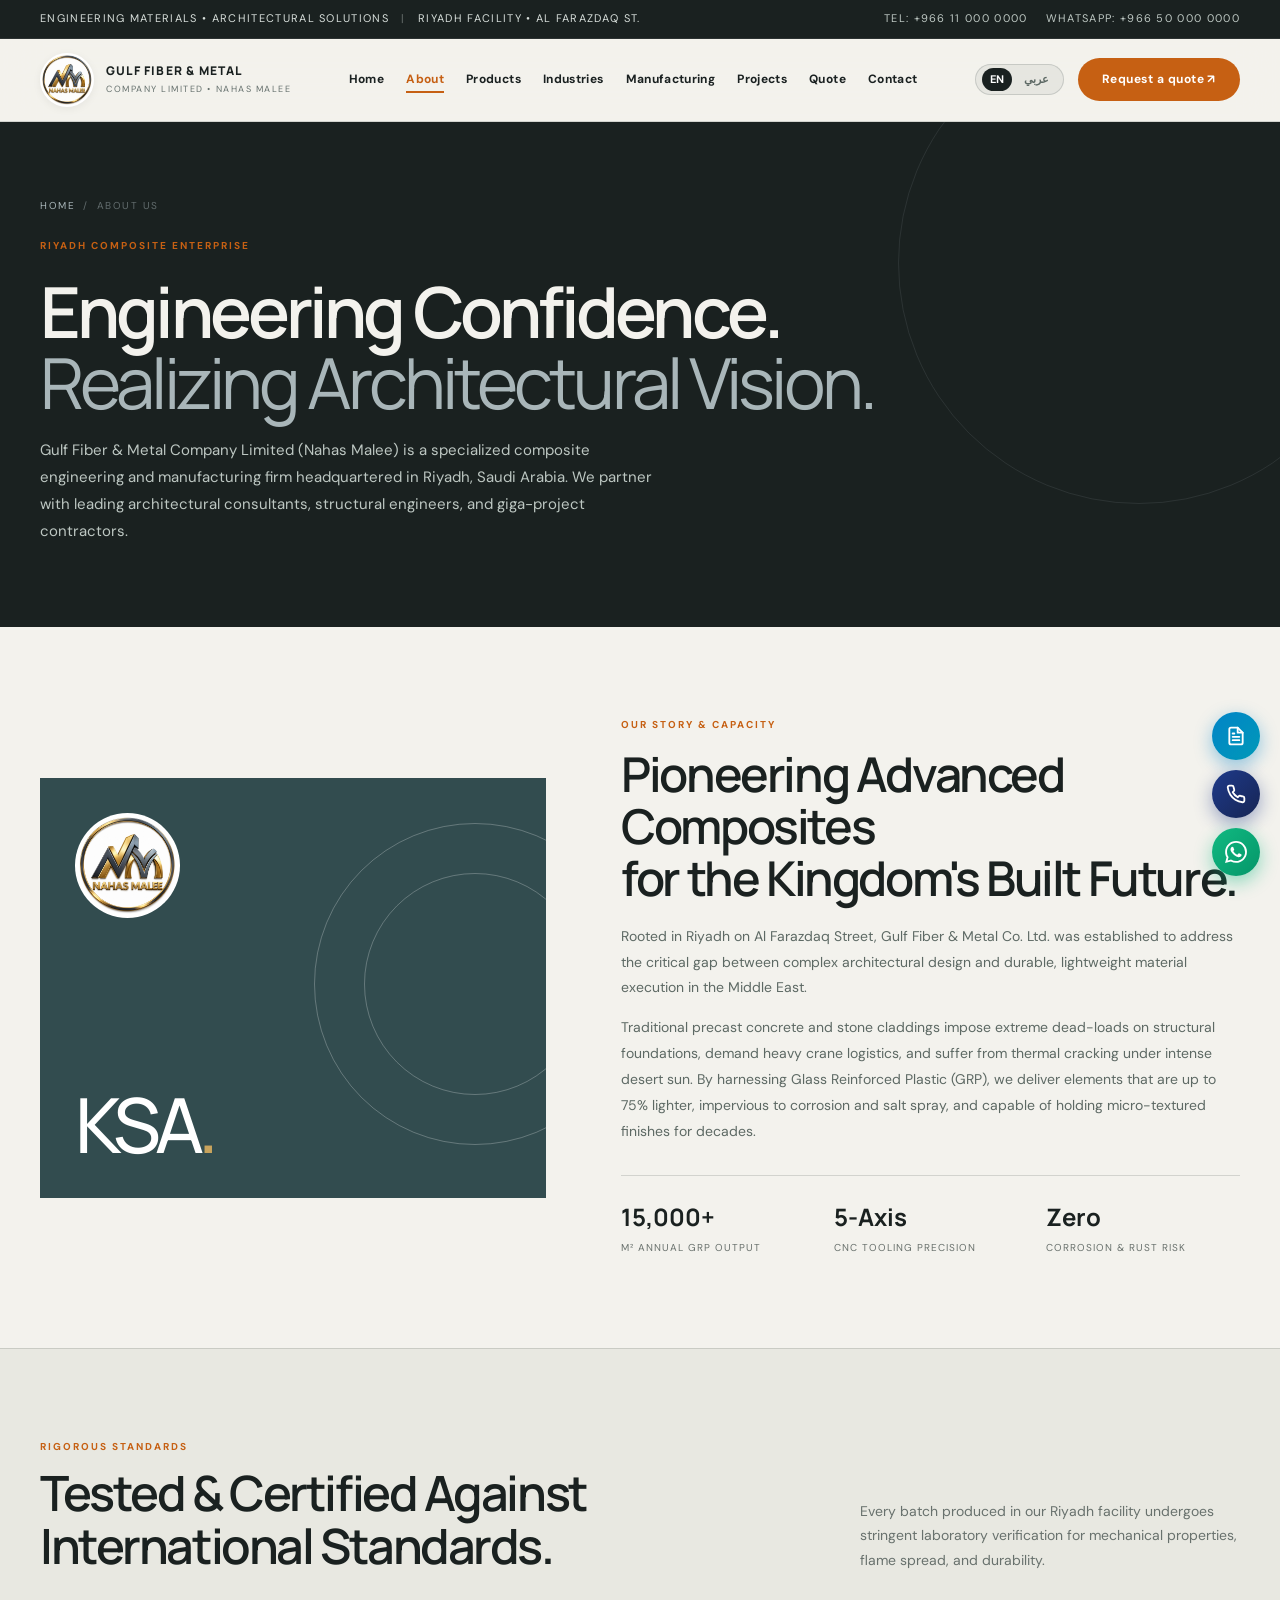
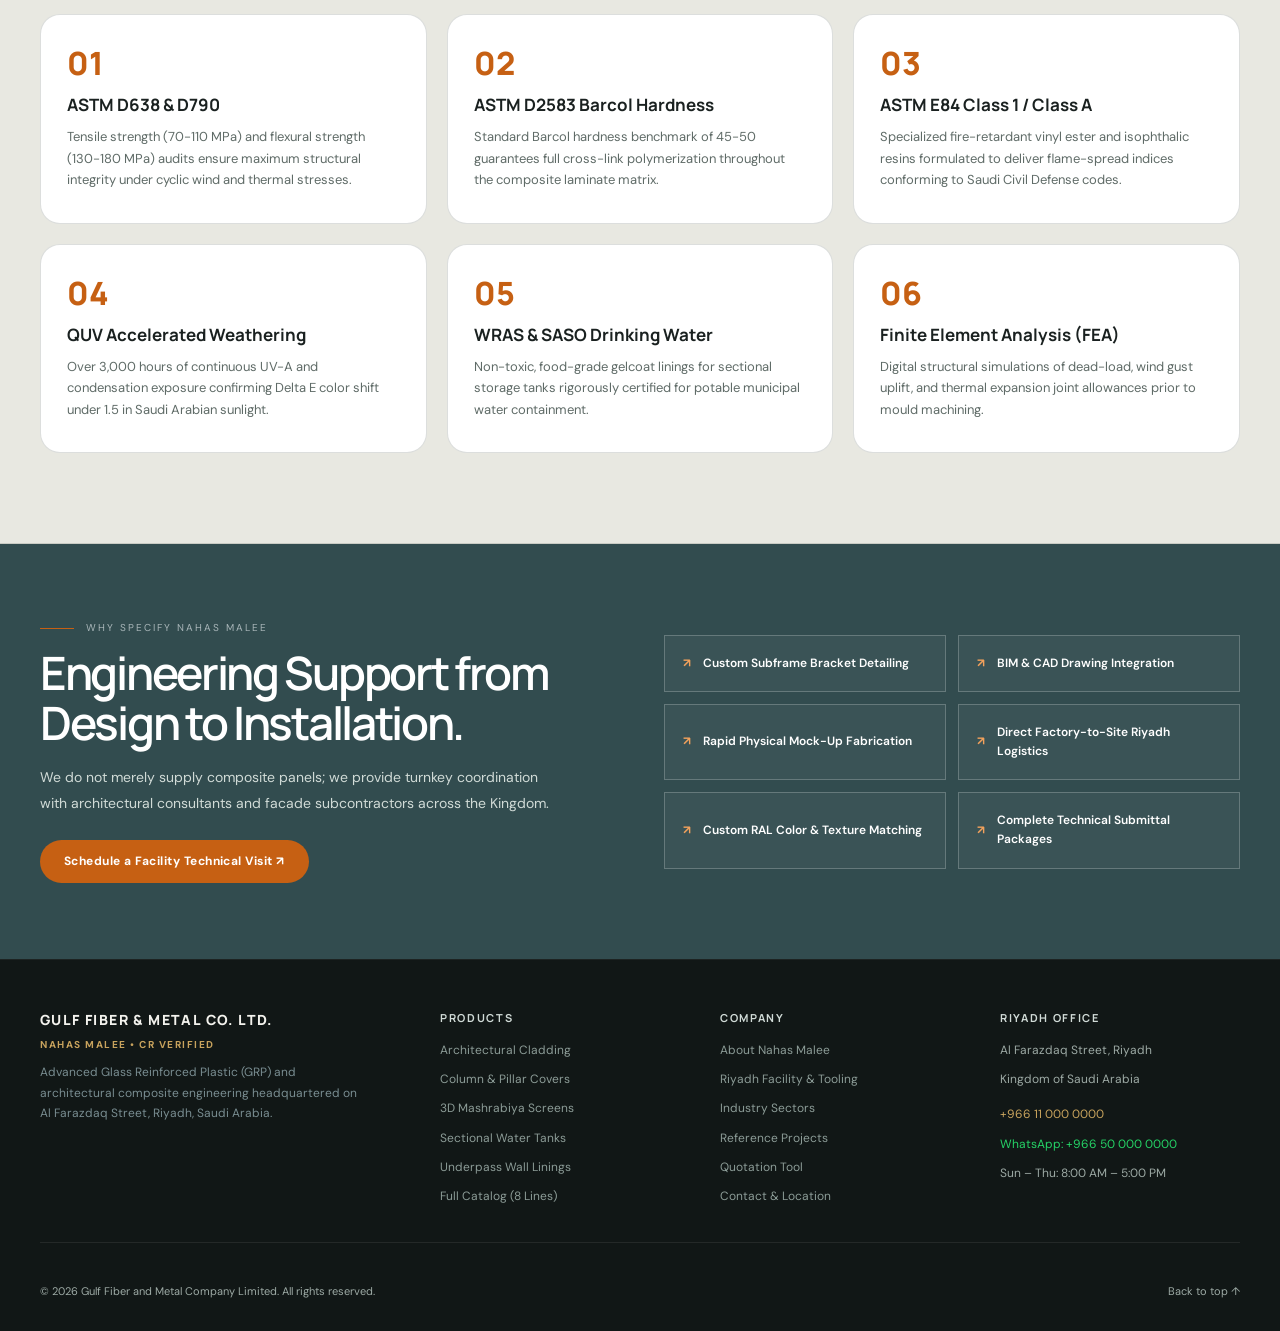
<file: about.html>
<!doctype html>
<html lang="en" dir="ltr">
<head>
  <meta charset="utf-8">
  <meta name="viewport" content="width=device-width, initial-scale=1">
  <meta name="theme-color" content="#1a2120">
  <meta name="description" content="About Gulf Fiber and Metal Company Limited (Nahas Malee) — Riyadh-based composite manufacturer specializing in high-performance GRP architectural cladding, column covers, and custom mouldings.">
  <title>About Us | Gulf Fiber &amp; Metal Co. Ltd.</title>
  <link rel="stylesheet" href="assets/style.css">
</head>
<body>

  <!-- Topline Information Strip -->
  <div class="topline">
    <div class="wrap">
      <div>
        <span data-en="Engineering Materials • Architectural Solutions" data-ar="مواد هندسية متطورة • حلول معمارية مبتكرة">Engineering Materials • Architectural Solutions</span>
        <span style="opacity: 0.4; margin: 0 8px;">|</span>
        <span data-en="Riyadh Facility &bull; Al Farazdaq St." data-ar="مصنع الرياض &bull; شارع الفرزدق">Riyadh Facility &bull; Al Farazdaq St.</span>
      </div>
      <div class="topline-contact">
        <a href="tel:+966110000000"><span>Tel: +966 11 000 0000</span></a>
        <a href="https://wa.me/966500000000" target="_blank" rel="noopener"><span>WhatsApp: +966 50 000 0000</span></a>
      </div>
    </div>
  </div>

  <!-- Header & Navigation -->
  <header class="header">
    <nav class="nav wrap">
      <a class="brand" href="index.html" aria-label="Gulf Fiber and Metal home">
        <img src="assets/nahas-malee-logo.jpg" alt="Nahas Malee - Gulf Fiber & Metal Logo">
        <div class="brandtext">
          <strong>GULF FIBER &amp; METAL</strong>
          <small>COMPANY LIMITED • NAHAS MALEE</small>
        </div>
      </a>
      
      <button class="menu" data-menu aria-label="Open menu" aria-expanded="false">☰</button>
      
      <div class="links" data-links>
        <a href="index.html" data-en="Home" data-ar="الرئيسية">Home</a>
        <a href="about.html" class="active" data-en="About" data-ar="عن الشركة">About</a>
        <a href="products.html" data-en="Products" data-ar="المنتجات">Products</a>
        <a href="industries.html" data-en="Industries" data-ar="القطاعات">Industries</a>
        <a href="manufacturing.html" data-en="Manufacturing" data-ar="التصنيع">Manufacturing</a>
        <a href="projects.html" data-en="Projects" data-ar="المشاريع">Projects</a>
        <a href="quote.html" data-en="Quote" data-ar="طلب تسعيرة">Quote</a>
        <a href="contact.html" data-en="Contact" data-ar="اتصل بنا">Contact</a>
      </div>

      <div class="nav-actions">
        <div class="lang-toggle" aria-label="Language selector">
          <button type="button" class="lang-btn active" data-lang="en">EN</button>
          <button type="button" class="lang-btn" data-lang="ar">عربي</button>
        </div>
        <a class="navcta" href="quote.html">
          <span data-en="Request a quote ↗" data-ar="طلب عرض سعر ↗">Request a quote ↗</span>
        </a>
      </div>
    </nav>
  </header>

  <main>
    <!-- Page Hero Banner -->
    <section class="page-hero">
      <div class="wrap">
        <div class="breadcrumb">
          <a href="index.html" data-en="Home" data-ar="الرئيسية">Home</a>
          <span>/</span>
          <span data-en="About Us" data-ar="عن الشركة">About Us</span>
        </div>
        <div class="kicker" data-en="Riyadh Composite Enterprise" data-ar="صرح هندسي وطني بالرياض">Riyadh Composite Enterprise</div>
        <h1 data-en="Engineering Confidence.<br><em>Realizing Architectural Vision.</em>" data-ar="ثقة هندسية مطلقة.<br><em>لتحويل الرؤى المعمارية إلى واقع.</em>">Engineering Confidence.<br><em>Realizing Architectural Vision.</em></h1>
        <p data-en="Gulf Fiber &amp; Metal Company Limited (Nahas Malee) is a specialized composite engineering and manufacturing firm headquartered in Riyadh, Saudi Arabia. We partner with leading architectural consultants, structural engineers, and giga-project contractors." data-ar="شركة الخليج للألياف والمعادن المحدودة (نحاس مالي) هي شركة وطنية متخصصة في هندسة وتصنيع المواد المركبة ومقرها الرياض، المملكة العربية السعودية. شريك استراتيجي للاستشاريين والمقاولين في كبرى مشاريع المملكة.">Gulf Fiber &amp; Metal Company Limited (Nahas Malee) is a specialized composite engineering and manufacturing firm headquartered in Riyadh, Saudi Arabia. We partner with leading architectural consultants, structural engineers, and giga-project contractors.</p>
      </div>
    </section>

    <!-- Detailed Company Profile -->
    <section class="section">
      <div class="wrap about-grid">
        <div class="about-art reveal">
          <img src="assets/nahas-malee-logo.jpg" alt="Nahas Malee Seal">
          <div class="big-number">KSA<span style="color: var(--gold);">.</span></div>
        </div>

        <div class="about-copy reveal">
          <div class="kicker" data-en="Our Story &amp; Capacity" data-ar="مسيرتنا وإمكانياتنا">Our Story &amp; Capacity</div>
          <h2 data-en="Pioneering Advanced Composites<br>for the Kingdom's Built Future." data-ar="ريادة تصنيع المركبات المتقدمة<br>لبناء مستقبل المملكة المعماري.">Pioneering Advanced Composites<br>for the Kingdom's Built Future.</h2>
          <p data-en="Rooted in Riyadh on Al Farazdaq Street, Gulf Fiber &amp; Metal Co. Ltd. was established to address the critical gap between complex architectural design and durable, lightweight material execution in the Middle East." data-ar="انطلاقًا من مقرنا في شارع الفرزدق بالرياض، تأسست شركة الخليج للألياف والمعادن لتلبية متطلبات المشاريع المعمارية المعقدة وتوفير مواد خفيفة وعالية المتانة للبيئة الخليجية.">Rooted in Riyadh on Al Farazdaq Street, Gulf Fiber &amp; Metal Co. Ltd. was established to address the critical gap between complex architectural design and durable, lightweight material execution in the Middle East.</p>
          <p data-en="Traditional precast concrete and stone claddings impose extreme dead-loads on structural foundations, demand heavy crane logistics, and suffer from thermal cracking under intense desert sun. By harnessing Glass Reinforced Plastic (GRP), we deliver elements that are up to 75% lighter, impervious to corrosion and salt spray, and capable of holding micro-textured finishes for decades." data-ar="تفرض التكسيات الخرسانية التقليدية والأحجار أوزانًا ضخمة على الهياكل والأساسات وتتطلب معدات رفع ثقيلة كما تتأثر بالحرارة. باستخدام الفيبرجلاس (GRP)، نوفر منتجات أخف وزنًا بنسبة 75% ومقاومة تمامًا للتآكل والأملاح مع ثبات لوني يدوم لعقود.">Traditional precast concrete and stone claddings impose extreme dead-loads on structural foundations, demand heavy crane logistics, and suffer from thermal cracking under intense desert sun. By harnessing Glass Reinforced Plastic (GRP), we deliver elements that are up to 75% lighter, impervious to corrosion and salt spray, and capable of holding micro-textured finishes for decades.</p>

          <div class="stats">
            <div class="stat">
              <strong>15,000+</strong>
              <span data-en="m² Annual GRP Output" data-ar="م² طاقة إنتاجية سنوية">m² Annual GRP Output</span>
            </div>
            <div class="stat">
              <strong>5-Axis</strong>
              <span data-en="CNC Tooling Precision" data-ar="دقة تصنيع خماسية المحاور">CNC Tooling Precision</span>
            </div>
            <div class="stat">
              <strong>Zero</strong>
              <span data-en="Corrosion &amp; Rust Risk" data-ar="مقاومة تامة للتآكل والصدأ">Zero Corrosion &amp; Rust Risk</span>
            </div>
          </div>
        </div>
      </div>
    </section>

    <!-- Verified Engineering Standards -->
    <section class="section" style="background: var(--paper-card); border-top: 1px solid var(--line); border-bottom: 1px solid var(--line);">
      <div class="wrap">
        <div class="section-head reveal">
          <div>
            <div class="kicker" data-en="Rigorous Standards" data-ar="معايير قياسية صارمة">Rigorous Standards</div>
            <h2 data-en="Tested &amp; Certified Against<br>International Standards." data-ar="اختبارات معملية معتمدة<br>وفق أعلى المواصفات الدولية.">Tested &amp; Certified Against<br>International Standards.</h2>
          </div>
          <p data-en="Every batch produced in our Riyadh facility undergoes stringent laboratory verification for mechanical properties, flame spread, and durability." data-ar="تخضع كل دفعة إنتاج في مصنعنا بالرياض لفحوصات معملية صارمة للخصائص الميكانيكية ومقاومة الحريق والصلادة.">Every batch produced in our Riyadh facility undergoes stringent laboratory verification for mechanical properties, flame spread, and durability.</p>
        </div>

        <div class="workflow-grid">
          <div class="step-card reveal">
            <div class="step-num">01</div>
            <h3>ASTM D638 &amp; D790</h3>
            <p data-en="Tensile strength (70-110 MPa) and flexural strength (130-180 MPa) audits ensure maximum structural integrity under cyclic wind and thermal stresses." data-ar="فحص مقاومة الشد (70-110 ميغاباسكال) والانحناء (130-180 ميغاباسكال) لضمان ثبات الألواح تحت ضغوط الرياح وتغيرات الحرارة.">Tensile strength (70-110 MPa) and flexural strength (130-180 MPa) audits ensure maximum structural integrity under cyclic wind and thermal stresses.</p>
          </div>

          <div class="step-card reveal">
            <div class="step-num">02</div>
            <h3>ASTM D2583 Barcol Hardness</h3>
            <p data-en="Standard Barcol hardness benchmark of 45-50 guarantees full cross-link polymerization throughout the composite laminate matrix." data-ar="تحقيق صلادة باركول بين 45-50 لضمان اكتمال البلمرة والمعالجة الكيميائية لكامل طبقات الراتنج والألياف.">Standard Barcol hardness benchmark of 45-50 guarantees full cross-link polymerization throughout the composite laminate matrix.</p>
          </div>

          <div class="step-card reveal">
            <div class="step-num">03</div>
            <h3>ASTM E84 Class 1 / Class A</h3>
            <p data-en="Specialized fire-retardant vinyl ester and isophthalic resins formulated to deliver flame-spread indices conforming to Saudi Civil Defense codes." data-ar="تركيبات راتنجات فينيل إستر وأيزوفثاليك مثبطة للهب متوافقة مع اشتراطات الدفاع المدني وكود البناء السعودي.">Specialized fire-retardant vinyl ester and isophthalic resins formulated to deliver flame-spread indices conforming to Saudi Civil Defense codes.</p>
          </div>

          <div class="step-card reveal">
            <div class="step-num">04</div>
            <h3>QUV Accelerated Weathering</h3>
            <p data-en="Over 3,000 hours of continuous UV-A and condensation exposure confirming Delta E color shift under 1.5 in Saudi Arabian sunlight." data-ar="أكثر من 3000 ساعة من اختبارات الأشعة فوق البنفسجية المتسارعة تؤكد ثبات اللون بدرجة انحراف أقل من 1.5 Delta E.">Over 3,000 hours of continuous UV-A and condensation exposure confirming Delta E color shift under 1.5 in Saudi Arabian sunlight.</p>
          </div>

          <div class="step-card reveal">
            <div class="step-num">05</div>
            <h3>WRAS &amp; SASO Drinking Water</h3>
            <p data-en="Non-toxic, food-grade gelcoat linings for sectional storage tanks rigorously certified for potable municipal water containment." data-ar="بطانات جل كوت صحية غذائية غير سامة معتمدة تمامًا لتخزين مياه الشرب النظيفة دون نمو طحلبي أو بكتيري.">Non-toxic, food-grade gelcoat linings for sectional storage tanks rigorously certified for potable municipal water containment.</p>
          </div>

          <div class="step-card reveal">
            <div class="step-num">06</div>
            <h3>Finite Element Analysis (FEA)</h3>
            <p data-en="Digital structural simulations of dead-load, wind gust uplift, and thermal expansion joint allowances prior to mould machining." data-ar="محاكاة رقمية متقدمة للأحمال الإنشائية وضغوط الرياح وتمدد الفواصل قبل البدء في تشغيل قوالب الإنتاج.">Digital structural simulations of dead-load, wind gust uplift, and thermal expansion joint allowances prior to mould machining.</p>
          </div>
        </div>
      </div>
    </section>

    <!-- Why Choose Gulf Fiber & Metal Band -->
    <section class="band">
      <div class="wrap band-grid">
        <div class="reveal">
          <div class="eyebrow" data-en="Why Specify Nahas Malee" data-ar="لماذا تختار نحاس مالي">Why Specify Nahas Malee</div>
          <h2 data-en="Engineering Support from<br>Design to Installation." data-ar="دعم هندسي شامل<br>من المخطط الأولي إلى التركيب.">Engineering Support from<br>Design to Installation.</h2>
          <p data-en="We do not merely supply composite panels; we provide turnkey coordination with architectural consultants and facade subcontractors across the Kingdom." data-ar="نحن لا نكتفي بتوريد الألواح المركبة، بل نقدم تنسيقًا هندسيًا متكاملاً مع المكاتب الاستشارية ومقاولي الواجهات في جميع أنحاء المملكة.">We do not merely supply composite panels; we provide turnkey coordination with architectural consultants and facade subcontractors across the Kingdom.</p>
          <a href="contact.html" class="btn" data-en="Schedule a Facility Technical Visit ↗" data-ar="طلب زيارة فنية لمصنعنا ↗">Schedule a Facility Technical Visit ↗</a>
        </div>
        <div class="capabilities reveal">
          <div class="cap"><i>↗</i> <span data-en="Custom Subframe Bracket Detailing" data-ar="تفاصيل مرابط التثبيت المخفية">Custom Subframe Bracket Detailing</span></div>
          <div class="cap"><i>↗</i> <span data-en="BIM & CAD Drawing Integration" data-ar="التوافق مع نماذج BIM و CAD">BIM & CAD Drawing Integration</span></div>
          <div class="cap"><i>↗</i> <span data-en="Rapid Physical Mock-Up Fabrication" data-ar="تصنيع عينات ونماذج مطابقة سريعة">Rapid Physical Mock-Up Fabrication</span></div>
          <div class="cap"><i>↗</i> <span data-en="Direct Factory-to-Site Riyadh Logistics" data-ar="لوجستيات تسليم مباشرة من المصنع للموقع">Direct Factory-to-Site Riyadh Logistics</span></div>
          <div class="cap"><i>↗</i> <span data-en="Custom RAL Color & Texture Matching" data-ar="مطابقة دقيقة لألوان RAL وملمس الحجر">Custom RAL Color & Texture Matching</span></div>
          <div class="cap"><i>↗</i> <span data-en="Complete Technical Submittal Packages" data-ar="ملفات اعتماد فنية متكاملة للمشاريع">Complete Technical Submittal Packages</span></div>
        </div>
      </div>
    </section>
  </main>

  <!-- Global Footer -->
  <footer class="footer">
    <div class="wrap">
      <div class="footer-top">
        <div class="footer-brand">
          <strong>GULF FIBER &amp; METAL CO. LTD.</strong>
          <small style="color: var(--gold); letter-spacing: 0.15em; font-weight: 700;">NAHAS MALEE • CR VERIFIED</small>
          <p data-en="Advanced Glass Reinforced Plastic (GRP) and architectural composite engineering headquartered on Al Farazdaq Street, Riyadh, Saudi Arabia." data-ar="هندسة وتصنيع المواد المركبة والفيبرجلاس المتقدم، المقر الرئيسي في شارع الفرزدق، الرياض، المملكة العربية السعودية.">Advanced Glass Reinforced Plastic (GRP) and architectural composite engineering headquartered on Al Farazdaq Street, Riyadh, Saudi Arabia.</p>
        </div>

        <div class="footer-col">
          <h4 data-en="Products" data-ar="المنتجات">Products</h4>
          <div class="footer-links">
            <a href="product-detail.html?id=grp-traditional-cladding" data-en="Architectural Cladding" data-ar="التكسيات المعمارية">Architectural Cladding</a>
            <a href="product-detail.html?id=grp-pillar-covers" data-en="Column & Pillar Covers" data-ar="أغطية الأعمدة">Column & Pillar Covers</a>
            <a href="product-detail.html?id=grp-facade-elements" data-en="3D Mashrabiya Screens" data-ar="المشربيات والواجهات">3D Mashrabiya Screens</a>
            <a href="product-detail.html?id=grp-sectional-water-tanks" data-en="Sectional Water Tanks" data-ar="خزانات المياه المقطعية">Sectional Water Tanks</a>
            <a href="product-detail.html?id=grp-canopies-underpass" data-en="Underpass Wall Linings" data-ar="تكسيات الأنفاق">Underpass Wall Linings</a>
            <a href="products.html" data-en="Full Catalog (8 Lines)" data-ar="كافة المنتجات (8 خطوط)">Full Catalog (8 Lines)</a>
          </div>
        </div>

        <div class="footer-col">
          <h4 data-en="Company" data-ar="الشركة">Company</h4>
          <div class="footer-links">
            <a href="about.html" data-en="About Nahas Malee" data-ar="عن نحاس مالي">About Nahas Malee</a>
            <a href="manufacturing.html" data-en="Riyadh Facility & Tooling" data-ar="مصنع الرياض والقوالب">Riyadh Facility & Tooling</a>
            <a href="industries.html" data-en="Industry Sectors" data-ar="القطاعات المستفيدة">Industry Sectors</a>
            <a href="projects.html" data-en="Reference Projects" data-ar="المشاريع المرجعية">Reference Projects</a>
            <a href="quote.html" data-en="Quotation Tool" data-ar="حاسبة الأسعار">Quotation Tool</a>
            <a href="contact.html" data-en="Contact & Location" data-ar="الموقع والاتصال">Contact & Location</a>
          </div>
        </div>

        <div class="footer-col">
          <h4 data-en="Riyadh Office" data-ar="مكتب الرياض">Riyadh Office</h4>
          <div class="footer-links" style="font-size: 12px; color: #9daaa5;">
            <div>Al Farazdaq Street, Riyadh</div>
            <div>Kingdom of Saudi Arabia</div>
            <div style="margin-top: 6px;"><a href="tel:+966110000000" style="color: var(--gold);">+966 11 000 0000</a></div>
            <div><a href="https://wa.me/966500000000" target="_blank" rel="noopener" style="color: #25D366;">WhatsApp: +966 50 000 0000</a></div>
            <div>Sun &ndash; Thu: 8:00 AM &ndash; 5:00 PM</div>
          </div>
        </div>
      </div>

      <div class="footer-bottom">
        <div>
          <span>&copy; <span data-year></span> Gulf Fiber and Metal Company Limited. All rights reserved.</span>
        </div>
        <div style="display: flex; gap: 20px;">
          <a href="#top" onclick="window.scrollTo({top:0,behavior:'smooth'});return false" data-en="Back to top ↑" data-ar="إلى الأعلى ↑">Back to top ↑</a>
        </div>
      </div>
    </div>
  </footer>

    <!-- Floating Quick Actions -->
  <div class="floating" aria-label="Quick contact channels">
    <a class="floatbtn float-top" href="#top" onclick="window.scrollTo({top: 0, behavior: 'smooth'}); return false;" title="Back to top" aria-label="Back to top">
      <svg width="20" height="20" viewBox="0 0 24 24" fill="none" stroke="currentColor" stroke-width="2.5" stroke-linecap="round" stroke-linejoin="round">
        <line x1="12" y1="19" x2="12" y2="5"></line>
        <polyline points="5 12 12 5 19 12"></polyline>
      </svg>
    </a>
    <a class="floatbtn float-quote" href="quote.html" title="Request an Engineering Quotation" aria-label="Request a quote">
      <svg width="20" height="20" viewBox="0 0 24 24" fill="none" stroke="currentColor" stroke-width="2.2" stroke-linecap="round" stroke-linejoin="round">
        <path d="M14 2H6a2 2 0 0 0-2 2v16a2 2 0 0 0 2 2h12a2 2 0 0 0 2-2V8z"></path>
        <polyline points="14 2 14 8 20 8"></polyline>
        <line x1="16" y1="13" x2="8" y2="13"></line>
        <line x1="16" y1="17" x2="8" y2="17"></line>
        <line x1="10" y1="9" x2="8" y2="9"></line>
      </svg>
    </a>
    <a class="floatbtn float-phone" href="tel:+966110000000" title="Call Riyadh Estimating Desk" aria-label="Call office">
      <svg width="20" height="20" viewBox="0 0 24 24" fill="none" stroke="currentColor" stroke-width="2.2" stroke-linecap="round" stroke-linejoin="round">
        <path d="M22 16.92v3a2 2 0 0 1-2.18 2 19.79 19.79 0 0 1-8.63-3.07 19.5 19.5 0 0 1-6-6 19.79 19.79 0 0 1-3.07-8.67A2 2 0 0 1 4.11 2h3a2 2 0 0 1 2 1.72 12.84 12.84 0 0 0 .7 2.81 2 2 0 0 1-.45 2.11L8.09 9.91a16 16 0 0 0 6 6l1.27-1.27a2 2 0 0 1 2.11-.45 12.84 12.84 0 0 0 2.81.7A2 2 0 0 1 22 16.92z"></path>
      </svg>
    </a>
    <a class="floatbtn float-wa" href="https://wa.me/966500000000?text=Hello%20Gulf%20Fiber%20and%20Metal%20Company.%20I%20would%20like%20to%20inquire%20about%20GRP%20products." target="_blank" rel="noopener" title="WhatsApp Riyadh Estimator" aria-label="WhatsApp">
      <svg width="22" height="22" viewBox="0 0 24 24" fill="currentColor">
        <path d="M17.472 14.382c-.297-.149-1.758-.867-2.03-.967-.273-.099-.471-.148-.67.15-.197.297-.767.966-.94 1.164-.173.199-.347.223-.644.075-.297-.15-1.255-.463-2.39-1.475-.883-.788-1.48-1.761-1.653-2.059-.173-.297-.018-.458.13-.606.134-.133.298-.347.446-.52.149-.174.198-.298.298-.497.099-.198.05-.371-.025-.52-.075-.149-.669-1.612-.916-2.207-.242-.579-.487-.5-.669-.51-.173-.008-.371-.01-.57-.01-.198 0-.52.074-.792.372-.272.297-1.04 1.016-1.04 2.479 0 1.462 1.065 2.875 1.213 3.074.149.198 2.096 3.2 5.077 4.487.709.306 1.262.489 1.694.625.712.227 1.36.195 1.871.118.571-.085 1.758-.719 2.006-1.413.248-.694.248-1.289.173-1.413-.074-.124-.272-.198-.57-.347m-5.421 7.403h-.004a9.87 9.87 0 01-5.031-1.378l-.361-.214-3.741.982.998-3.648-.235-.374a9.86 9.86 0 01-1.51-5.26c.001-5.45 4.436-9.884 9.888-9.884 2.64 0 5.122 1.03 6.988 2.898a9.825 9.825 0 012.893 6.994c-.003 5.45-4.437 9.884-9.885 9.884m8.413-18.297A11.815 11.815 0 0012.05 0C5.495 0 .16 5.335.157 11.892c0 2.096.547 4.142 1.588 5.945L.057 24l6.305-1.654a11.882 11.882 0 005.683 1.448h.005c6.554 0 11.89-5.335 11.893-11.893a11.821 11.821 0 00-3.48-8.413z"/>
      </svg>
    </a>
  </div>

  <script src="assets/products-data.js"></script>
  <script src="assets/site.js"></script>
</body>
</html>
</file>
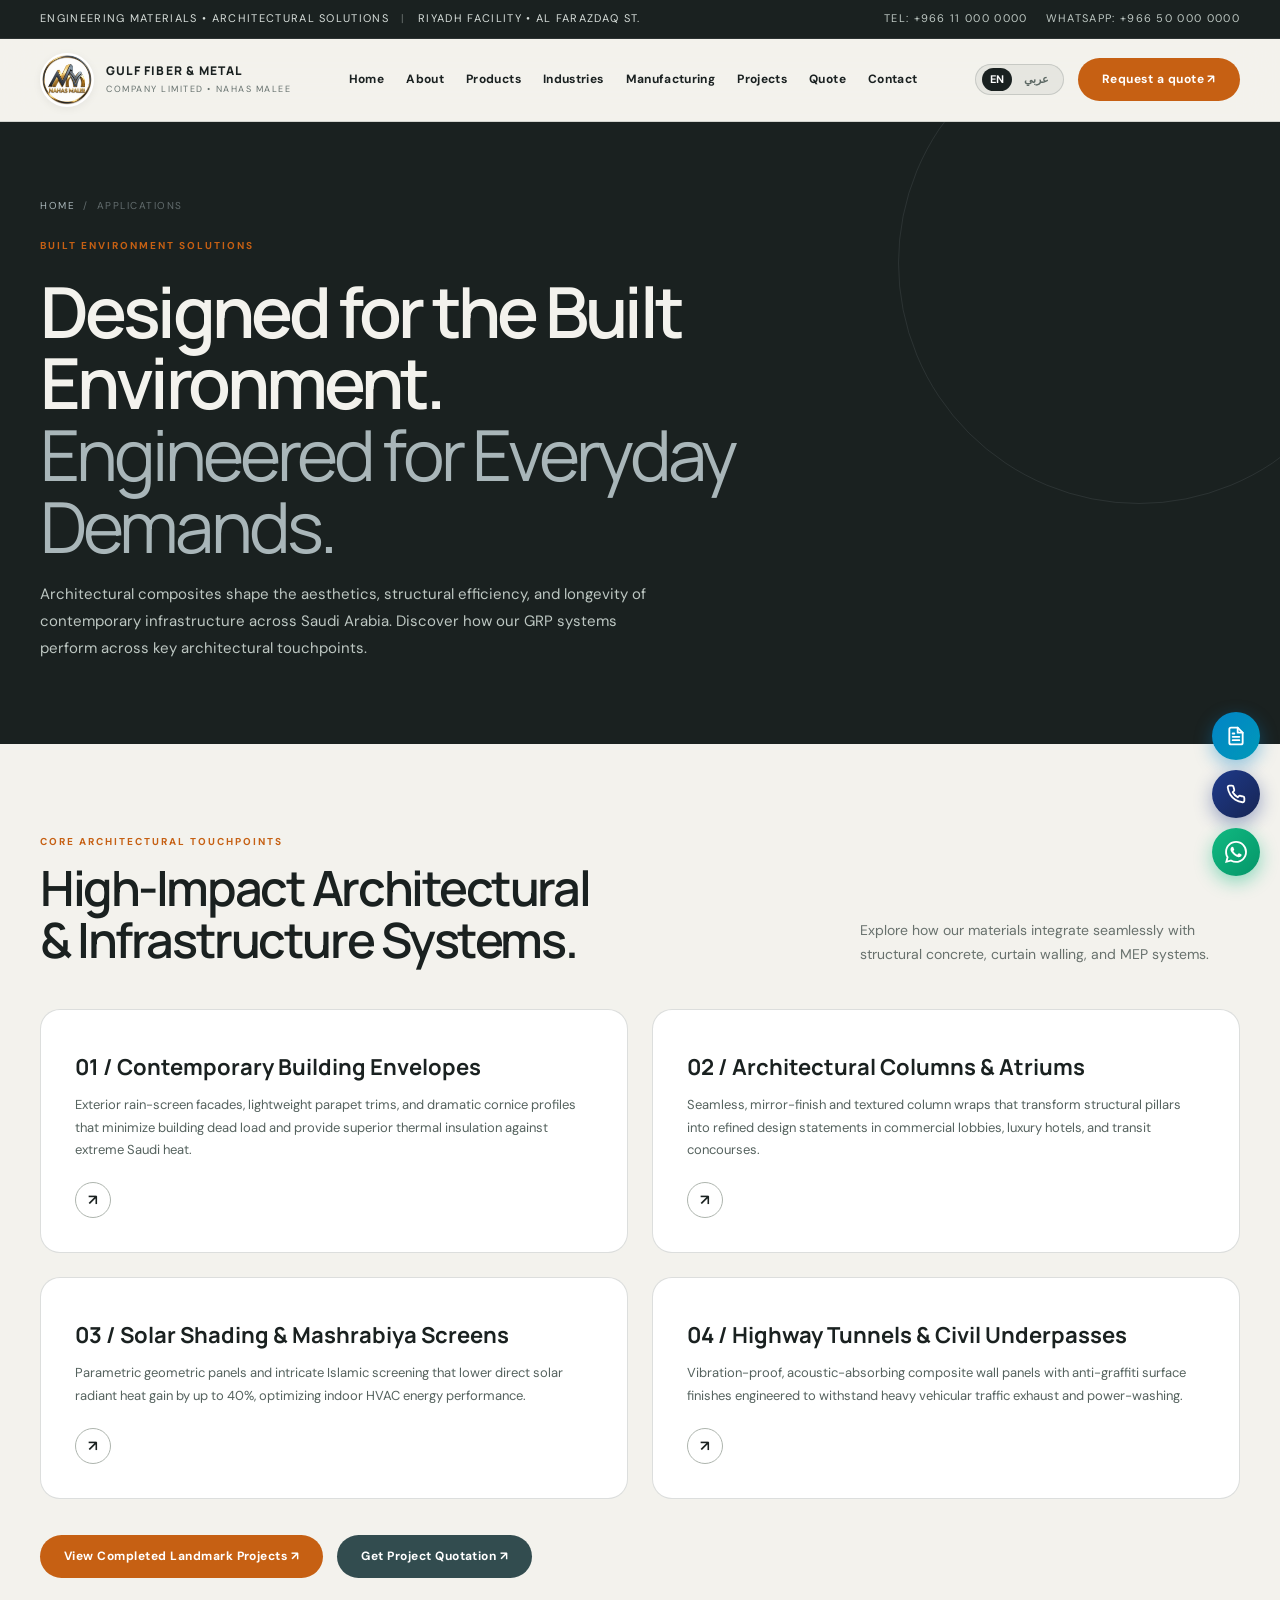
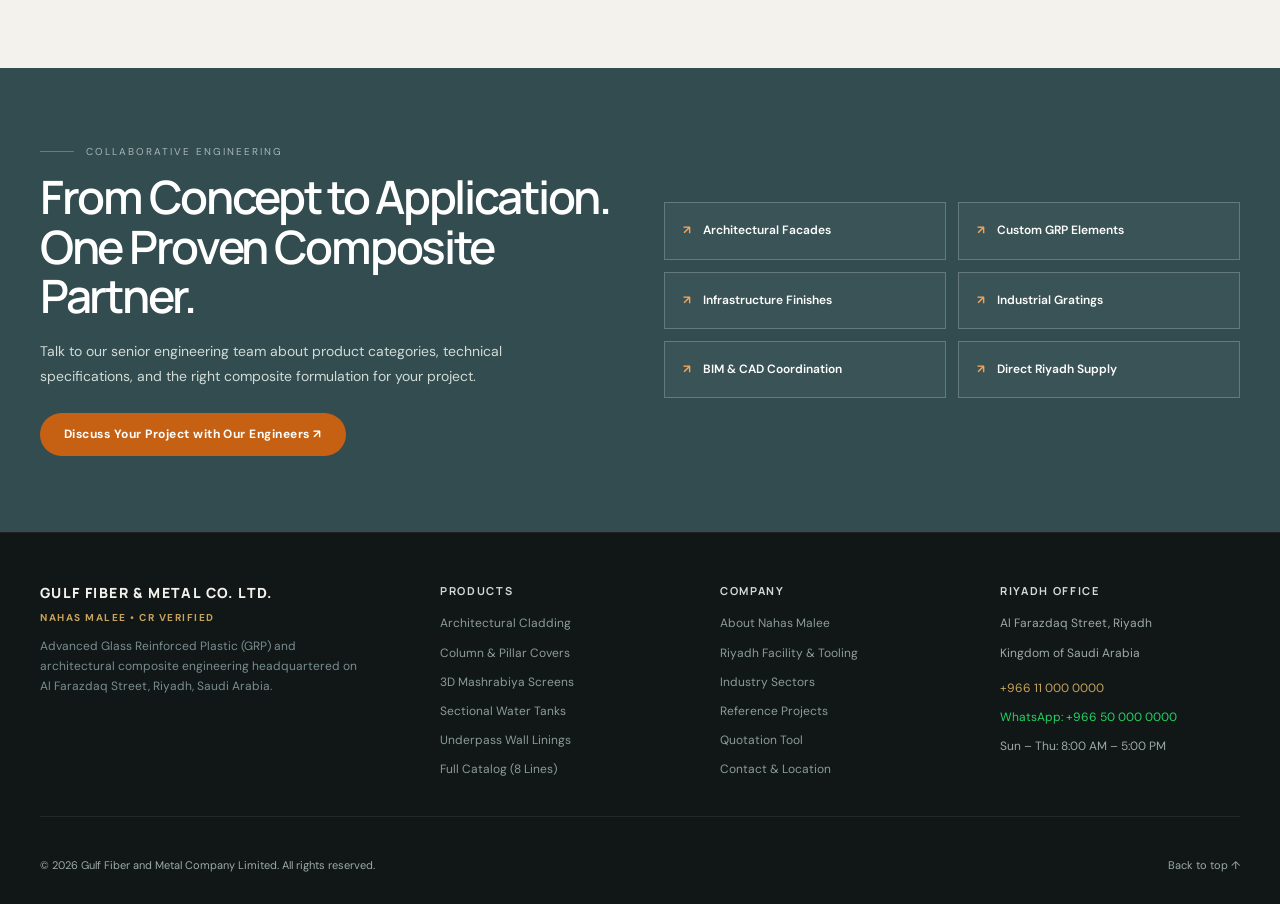
<file: applications.html>
<!doctype html>
<html lang="en" dir="ltr">
<head>
  <meta charset="utf-8">
  <meta name="viewport" content="width=device-width, initial-scale=1">
  <meta name="theme-color" content="#1a2120">
  <meta name="description" content="Applications and engineering solutions of Gulf Fiber & Metal composite systems: architectural facades, column covers, infrastructure finishes, and water containment in Saudi Arabia.">
  <title>Applications &amp; Solutions | Gulf Fiber &amp; Metal Co. Ltd.</title>
  <link rel="stylesheet" href="assets/style.css">
</head>
<body>

  <!-- Topline Information Strip -->
  <div class="topline">
    <div class="wrap">
      <div>
        <span data-en="Engineering Materials • Architectural Solutions" data-ar="مواد هندسية متطورة • حلول معمارية مبتكرة">Engineering Materials • Architectural Solutions</span>
        <span style="opacity: 0.4; margin: 0 8px;">|</span>
        <span data-en="Riyadh Facility &bull; Al Farazdaq St." data-ar="مصنع الرياض &bull; شارع الفرزدق">Riyadh Facility &bull; Al Farazdaq St.</span>
      </div>
      <div class="topline-contact">
        <a href="tel:+966110000000"><span>Tel: +966 11 000 0000</span></a>
        <a href="https://wa.me/966500000000" target="_blank" rel="noopener"><span>WhatsApp: +966 50 000 0000</span></a>
      </div>
    </div>
  </div>

  <!-- Header & Navigation -->
  <header class="header">
    <nav class="nav wrap">
      <a class="brand" href="index.html" aria-label="Gulf Fiber and Metal home">
        <img src="assets/nahas-malee-logo.jpg" alt="Nahas Malee - Gulf Fiber & Metal Logo">
        <div class="brandtext">
          <strong>GULF FIBER &amp; METAL</strong>
          <small>COMPANY LIMITED • NAHAS MALEE</small>
        </div>
      </a>
      
      <button class="menu" data-menu aria-label="Open menu" aria-expanded="false">☰</button>
      
      <div class="links" data-links>
        <a href="index.html" data-en="Home" data-ar="الرئيسية">Home</a>
        <a href="about.html" data-en="About" data-ar="عن الشركة">About</a>
        <a href="products.html" data-en="Products" data-ar="المنتجات">Products</a>
        <a href="industries.html" data-en="Industries" data-ar="القطاعات">Industries</a>
        <a href="manufacturing.html" data-en="Manufacturing" data-ar="التصنيع">Manufacturing</a>
        <a href="projects.html" data-en="Projects" data-ar="المشاريع">Projects</a>
        <a href="quote.html" data-en="Quote" data-ar="طلب تسعيرة">Quote</a>
        <a href="contact.html" data-en="Contact" data-ar="اتصل بنا">Contact</a>
      </div>

      <div class="nav-actions">
        <div class="lang-toggle" aria-label="Language selector">
          <button type="button" class="lang-btn active" data-lang="en">EN</button>
          <button type="button" class="lang-btn" data-lang="ar">عربي</button>
        </div>
        <a class="navcta" href="quote.html">
          <span data-en="Request a quote ↗" data-ar="طلب عرض سعر ↗">Request a quote ↗</span>
        </a>
      </div>
    </nav>
  </header>

  <main>
    <!-- Page Hero Banner -->
    <section class="page-hero">
      <div class="wrap">
        <div class="breadcrumb">
          <a href="index.html" data-en="Home" data-ar="الرئيسية">Home</a>
          <span>/</span>
          <span data-en="Applications" data-ar="التطبيقات">Applications</span>
        </div>
        <div class="kicker" data-en="Built Environment Solutions" data-ar="حلول البيئة العمرانية الحديثة">Built Environment Solutions</div>
        <h1 data-en="Designed for the Built Environment.<br><em>Engineered for Everyday Demands.</em>" data-ar="صُممت للبيئة العمرانية المتطورة.<br><em>وهُندست لتحمل أعلى متطلبات التشغيل.</em>">Designed for the Built Environment.<br><em>Engineered for Everyday Demands.</em></h1>
        <p data-en="Architectural composites shape the aesthetics, structural efficiency, and longevity of contemporary infrastructure across Saudi Arabia. Discover how our GRP systems perform across key architectural touchpoints." data-ar="تسهم المواد المركبة في تشكيل المظهر الجمالي والكفاءة الإنشائية واستدامة البنية التحتية في المملكة. اكتشف كيف تعمل أنظمتنا عبر أهم التطبيقات المعمارية والإنشائية.">Architectural composites shape the aesthetics, structural efficiency, and longevity of contemporary infrastructure across Saudi Arabia. Discover how our GRP systems perform across key architectural touchpoints.</p>
      </div>
    </section>

    <!-- Key Application Domains -->
    <section class="section">
      <div class="wrap">
        <div class="section-head reveal">
          <div>
            <div class="kicker" data-en="Core Architectural Touchpoints" data-ar="مجالات التطبيق الرئيسية">Core Architectural Touchpoints</div>
            <h2 data-en="High-Impact Architectural<br>&amp; Infrastructure Systems." data-ar="أنظمة معمارية وإنشائية<br>ذات أثر استثنائي.">High-Impact Architectural<br>&amp; Infrastructure Systems.</h2>
          </div>
          <p data-en="Explore how our materials integrate seamlessly with structural concrete, curtain walling, and MEP systems." data-ar="تعرف على كيفية تكامل منتجاتنا بسلاسة مع الهياكل الخرسانية وواجهات المباني وشبكات الخدمات الكهروميكانيكية.">Explore how our materials integrate seamlessly with structural concrete, curtain walling, and MEP systems.</p>
        </div>

        <div class="industry-grid">
          <div class="industry-card reveal">
            <h3 data-en="01 / Contemporary Building Envelopes" data-ar="01 / أغلفة المباني العصرية">01 / Contemporary Building Envelopes</h3>
            <p data-en="Exterior rain-screen facades, lightweight parapet trims, and dramatic cornice profiles that minimize building dead load and provide superior thermal insulation against extreme Saudi heat." data-ar="واجهات تكسية خارجية وحواجز أسطح خفيفة الوزن تقلل الأحمال الإنشائية وتوفر عزلاً حراريًا فائقًا ضد حرارة الصيف الحارقة.">Exterior rain-screen facades, lightweight parapet trims, and dramatic cornice profiles that minimize building dead load and provide superior thermal insulation against extreme Saudi heat.</p>
            <a href="products.html" class="arrow" style="align-self: flex-start; margin-top: auto;">↗</a>
          </div>

          <div class="industry-card reveal">
            <h3 data-en="02 / Architectural Columns &amp; Atriums" data-ar="02 / الأعمدة المعمارية وردهات المباني">02 / Architectural Columns &amp; Atriums</h3>
            <p data-en="Seamless, mirror-finish and textured column wraps that transform structural pillars into refined design statements in commercial lobbies, luxury hotels, and transit concourses." data-ar="أغطية أعمدة مصقولة ومحكمة التعشيق تحول الأعمدة الإنشائية إلى لمسات معمارية فاخرة في ردهات الفنادق والمجمعات التجارية.">Seamless, mirror-finish and textured column wraps that transform structural pillars into refined design statements in commercial lobbies, luxury hotels, and transit concourses.</p>
            <a href="product-detail.html?id=grp-pillar-covers" class="arrow" style="align-self: flex-start; margin-top: auto;">↗</a>
          </div>

          <div class="industry-card reveal">
            <h3 data-en="03 / Solar Shading &amp; Mashrabiya Screens" data-ar="03 / كواسر الشمس وشاشات المشربية">03 / Solar Shading &amp; Mashrabiya Screens</h3>
            <p data-en="Parametric geometric panels and intricate Islamic screening that lower direct solar radiant heat gain by up to 40%, optimizing indoor HVAC energy performance." data-ar="ألواح مشربية هندسية متطورة تخفض الحمل الحراري بنسبة تصل إلى 40% مما يحسن كفاءة استهلاك طاقة التكييف داخل المبنى.">Parametric geometric panels and intricate Islamic screening that lower direct solar radiant heat gain by up to 40%, optimizing indoor HVAC energy performance.</p>
            <a href="product-detail.html?id=grp-facade-elements" class="arrow" style="align-self: flex-start; margin-top: auto;">↗</a>
          </div>

          <div class="industry-card reveal">
            <h3 data-en="04 / Highway Tunnels &amp; Civil Underpasses" data-ar="04 / أنفاق الطرق وممرات المشاة">04 / Highway Tunnels &amp; Civil Underpasses</h3>
            <p data-en="Vibration-proof, acoustic-absorbing composite wall panels with anti-graffiti surface finishes engineered to withstand heavy vehicular traffic exhaust and power-washing." data-ar="ألواح جدارية ممتصة للصوت والاهتزازات ومقاومة لعوادم السيارات مع سطح معالج لسهولة إزالة الكتابات وغسيل الضغط العالي.">Vibration-proof, acoustic-absorbing composite wall panels with anti-graffiti surface finishes engineered to withstand heavy vehicular traffic exhaust and power-washing.</p>
            <a href="product-detail.html?id=grp-canopies-underpass" class="arrow" style="align-self: flex-start; margin-top: auto;">↗</a>
          </div>
        </div>

        <div style="margin-top: 36px; display: flex; gap: 14px; flex-wrap: wrap;">
          <a class="btn" href="projects.html" data-en="View Completed Landmark Projects ↗" data-ar="استعراض المشاريع المنفذة بالمملكة ↗">View Completed Landmark Projects ↗</a>
          <a class="btn secondary" href="quote.html" data-en="Get Project Quotation ↗" data-ar="طلب تسعيرة للمشروع ↗">Get Project Quotation ↗</a>
        </div>
      </div>
    </section>

    <!-- Band -->
    <section class="band">
      <div class="wrap band-grid">
        <div class="reveal">
          <div class="eyebrow" data-en="Collaborative Engineering" data-ar="تنسيق هندسي متكامل">Collaborative Engineering</div>
          <h2 data-en="From Concept to Application.<br>One Proven Composite Partner." data-ar="من الفكرة إلى التنفيذ.<br>شريكك الهندسي المعتمد.">From Concept to Application.<br>One Proven Composite Partner.</h2>
          <p data-en="Talk to our senior engineering team about product categories, technical specifications, and the right composite formulation for your project." data-ar="تواصل مع فريقنا الهندسي لمناقشة فئات المنتجات، والمواصفات الفنية، واختيار تركيبة الفيبرجلاس المناسبة لمتطلبات مشروعك.">Talk to our senior engineering team about product categories, technical specifications, and the right composite formulation for your project.</p>
          <a href="contact.html" class="btn" data-en="Discuss Your Project with Our Engineers ↗" data-ar="مناقشة متطلبات مشروعك مع مهندسينا ↗">Discuss Your Project with Our Engineers ↗</a>
        </div>
        <div class="capabilities reveal">
          <div class="cap"><i>↗</i> <span data-en="Architectural Facades" data-ar="الواجهات المعمارية">Architectural Facades</span></div>
          <div class="cap"><i>↗</i> <span data-en="Custom GRP Elements" data-ar="عناصر فيبرجلاس مخصصة">Custom GRP Elements</span></div>
          <div class="cap"><i>↗</i> <span data-en="Infrastructure Finishes" data-ar="تشطيبات البنية التحتية">Infrastructure Finishes</span></div>
          <div class="cap"><i>↗</i> <span data-en="Industrial Gratings" data-ar="الأرضيات والشبكات الصناعية">Industrial Gratings</span></div>
          <div class="cap"><i>↗</i> <span data-en="BIM &amp; CAD Coordination" data-ar="تنسيق تصاميم BIM و CAD">BIM &amp; CAD Coordination</span></div>
          <div class="cap"><i>↗</i> <span data-en="Direct Riyadh Supply" data-ar="توريد مباشر من مصنع الرياض">Direct Riyadh Supply</span></div>
        </div>
      </div>
    </section>
  </main>

  <!-- Global Footer -->
  <footer class="footer">
    <div class="wrap">
      <div class="footer-top">
        <div class="footer-brand">
          <strong>GULF FIBER &amp; METAL CO. LTD.</strong>
          <small style="color: var(--gold); letter-spacing: 0.15em; font-weight: 700;">NAHAS MALEE • CR VERIFIED</small>
          <p data-en="Advanced Glass Reinforced Plastic (GRP) and architectural composite engineering headquartered on Al Farazdaq Street, Riyadh, Saudi Arabia." data-ar="هندسة وتصنيع المواد المركبة والفيبرجلاس المتقدم، المقر الرئيسي في شارع الفرزدق، الرياض، المملكة العربية السعودية.">Advanced Glass Reinforced Plastic (GRP) and architectural composite engineering headquartered on Al Farazdaq Street, Riyadh, Saudi Arabia.</p>
        </div>

        <div class="footer-col">
          <h4 data-en="Products" data-ar="المنتجات">Products</h4>
          <div class="footer-links">
            <a href="product-detail.html?id=grp-traditional-cladding" data-en="Architectural Cladding" data-ar="التكسيات المعمارية">Architectural Cladding</a>
            <a href="product-detail.html?id=grp-pillar-covers" data-en="Column & Pillar Covers" data-ar="أغطية الأعمدة">Column & Pillar Covers</a>
            <a href="product-detail.html?id=grp-facade-elements" data-en="3D Mashrabiya Screens" data-ar="المشربيات والواجهات">3D Mashrabiya Screens</a>
            <a href="product-detail.html?id=grp-sectional-water-tanks" data-en="Sectional Water Tanks" data-ar="خزانات المياه المقطعية">Sectional Water Tanks</a>
            <a href="product-detail.html?id=grp-canopies-underpass" data-en="Underpass Wall Linings" data-ar="تكسيات الأنفاق">Underpass Wall Linings</a>
            <a href="products.html" data-en="Full Catalog (8 Lines)" data-ar="كافة المنتجات (8 خطوط)">Full Catalog (8 Lines)</a>
          </div>
        </div>

        <div class="footer-col">
          <h4 data-en="Company" data-ar="الشركة">Company</h4>
          <div class="footer-links">
            <a href="about.html" data-en="About Nahas Malee" data-ar="عن نحاس مالي">About Nahas Malee</a>
            <a href="manufacturing.html" data-en="Riyadh Facility & Tooling" data-ar="مصنع الرياض والقوالب">Riyadh Facility & Tooling</a>
            <a href="industries.html" data-en="Industry Sectors" data-ar="القطاعات المستفيدة">Industry Sectors</a>
            <a href="projects.html" data-en="Reference Projects" data-ar="المشاريع المرجعية">Reference Projects</a>
            <a href="quote.html" data-en="Quotation Tool" data-ar="حاسبة الأسعار">Quotation Tool</a>
            <a href="contact.html" data-en="Contact & Location" data-ar="الموقع والاتصال">Contact & Location</a>
          </div>
        </div>

        <div class="footer-col">
          <h4 data-en="Riyadh Office" data-ar="مكتب الرياض">Riyadh Office</h4>
          <div class="footer-links" style="font-size: 12px; color: #9daaa5;">
            <div>Al Farazdaq Street, Riyadh</div>
            <div>Kingdom of Saudi Arabia</div>
            <div style="margin-top: 6px;"><a href="tel:+966110000000" style="color: var(--gold);">+966 11 000 0000</a></div>
            <div><a href="https://wa.me/966500000000" target="_blank" rel="noopener" style="color: #25D366;">WhatsApp: +966 50 000 0000</a></div>
            <div>Sun &ndash; Thu: 8:00 AM &ndash; 5:00 PM</div>
          </div>
        </div>
      </div>

      <div class="footer-bottom">
        <div>
          <span>&copy; <span data-year></span> Gulf Fiber and Metal Company Limited. All rights reserved.</span>
        </div>
        <div style="display: flex; gap: 20px;">
          <a href="#top" onclick="window.scrollTo({top:0,behavior:'smooth'});return false" data-en="Back to top ↑" data-ar="إلى الأعلى ↑">Back to top ↑</a>
        </div>
      </div>
    </div>
  </footer>

    <!-- Floating Quick Actions -->
  <div class="floating" aria-label="Quick contact channels">
    <a class="floatbtn float-top" href="#top" onclick="window.scrollTo({top: 0, behavior: 'smooth'}); return false;" title="Back to top" aria-label="Back to top">
      <svg width="20" height="20" viewBox="0 0 24 24" fill="none" stroke="currentColor" stroke-width="2.5" stroke-linecap="round" stroke-linejoin="round">
        <line x1="12" y1="19" x2="12" y2="5"></line>
        <polyline points="5 12 12 5 19 12"></polyline>
      </svg>
    </a>
    <a class="floatbtn float-quote" href="quote.html" title="Request an Engineering Quotation" aria-label="Request a quote">
      <svg width="20" height="20" viewBox="0 0 24 24" fill="none" stroke="currentColor" stroke-width="2.2" stroke-linecap="round" stroke-linejoin="round">
        <path d="M14 2H6a2 2 0 0 0-2 2v16a2 2 0 0 0 2 2h12a2 2 0 0 0 2-2V8z"></path>
        <polyline points="14 2 14 8 20 8"></polyline>
        <line x1="16" y1="13" x2="8" y2="13"></line>
        <line x1="16" y1="17" x2="8" y2="17"></line>
        <line x1="10" y1="9" x2="8" y2="9"></line>
      </svg>
    </a>
    <a class="floatbtn float-phone" href="tel:+966110000000" title="Call Riyadh Estimating Desk" aria-label="Call office">
      <svg width="20" height="20" viewBox="0 0 24 24" fill="none" stroke="currentColor" stroke-width="2.2" stroke-linecap="round" stroke-linejoin="round">
        <path d="M22 16.92v3a2 2 0 0 1-2.18 2 19.79 19.79 0 0 1-8.63-3.07 19.5 19.5 0 0 1-6-6 19.79 19.79 0 0 1-3.07-8.67A2 2 0 0 1 4.11 2h3a2 2 0 0 1 2 1.72 12.84 12.84 0 0 0 .7 2.81 2 2 0 0 1-.45 2.11L8.09 9.91a16 16 0 0 0 6 6l1.27-1.27a2 2 0 0 1 2.11-.45 12.84 12.84 0 0 0 2.81.7A2 2 0 0 1 22 16.92z"></path>
      </svg>
    </a>
    <a class="floatbtn float-wa" href="https://wa.me/966500000000?text=Hello%20Gulf%20Fiber%20and%20Metal%20Company.%20I%20would%20like%20to%20inquire%20about%20GRP%20products." target="_blank" rel="noopener" title="WhatsApp Riyadh Estimator" aria-label="WhatsApp">
      <svg width="22" height="22" viewBox="0 0 24 24" fill="currentColor">
        <path d="M17.472 14.382c-.297-.149-1.758-.867-2.03-.967-.273-.099-.471-.148-.67.15-.197.297-.767.966-.94 1.164-.173.199-.347.223-.644.075-.297-.15-1.255-.463-2.39-1.475-.883-.788-1.48-1.761-1.653-2.059-.173-.297-.018-.458.13-.606.134-.133.298-.347.446-.52.149-.174.198-.298.298-.497.099-.198.05-.371-.025-.52-.075-.149-.669-1.612-.916-2.207-.242-.579-.487-.5-.669-.51-.173-.008-.371-.01-.57-.01-.198 0-.52.074-.792.372-.272.297-1.04 1.016-1.04 2.479 0 1.462 1.065 2.875 1.213 3.074.149.198 2.096 3.2 5.077 4.487.709.306 1.262.489 1.694.625.712.227 1.36.195 1.871.118.571-.085 1.758-.719 2.006-1.413.248-.694.248-1.289.173-1.413-.074-.124-.272-.198-.57-.347m-5.421 7.403h-.004a9.87 9.87 0 01-5.031-1.378l-.361-.214-3.741.982.998-3.648-.235-.374a9.86 9.86 0 01-1.51-5.26c.001-5.45 4.436-9.884 9.888-9.884 2.64 0 5.122 1.03 6.988 2.898a9.825 9.825 0 012.893 6.994c-.003 5.45-4.437 9.884-9.885 9.884m8.413-18.297A11.815 11.815 0 0012.05 0C5.495 0 .16 5.335.157 11.892c0 2.096.547 4.142 1.588 5.945L.057 24l6.305-1.654a11.882 11.882 0 005.683 1.448h.005c6.554 0 11.89-5.335 11.893-11.893a11.821 11.821 0 00-3.48-8.413z"/>
      </svg>
    </a>
  </div>

  <script src="assets/products-data.js"></script>
  <script src="assets/site.js"></script>
</body>
</html>
</file>
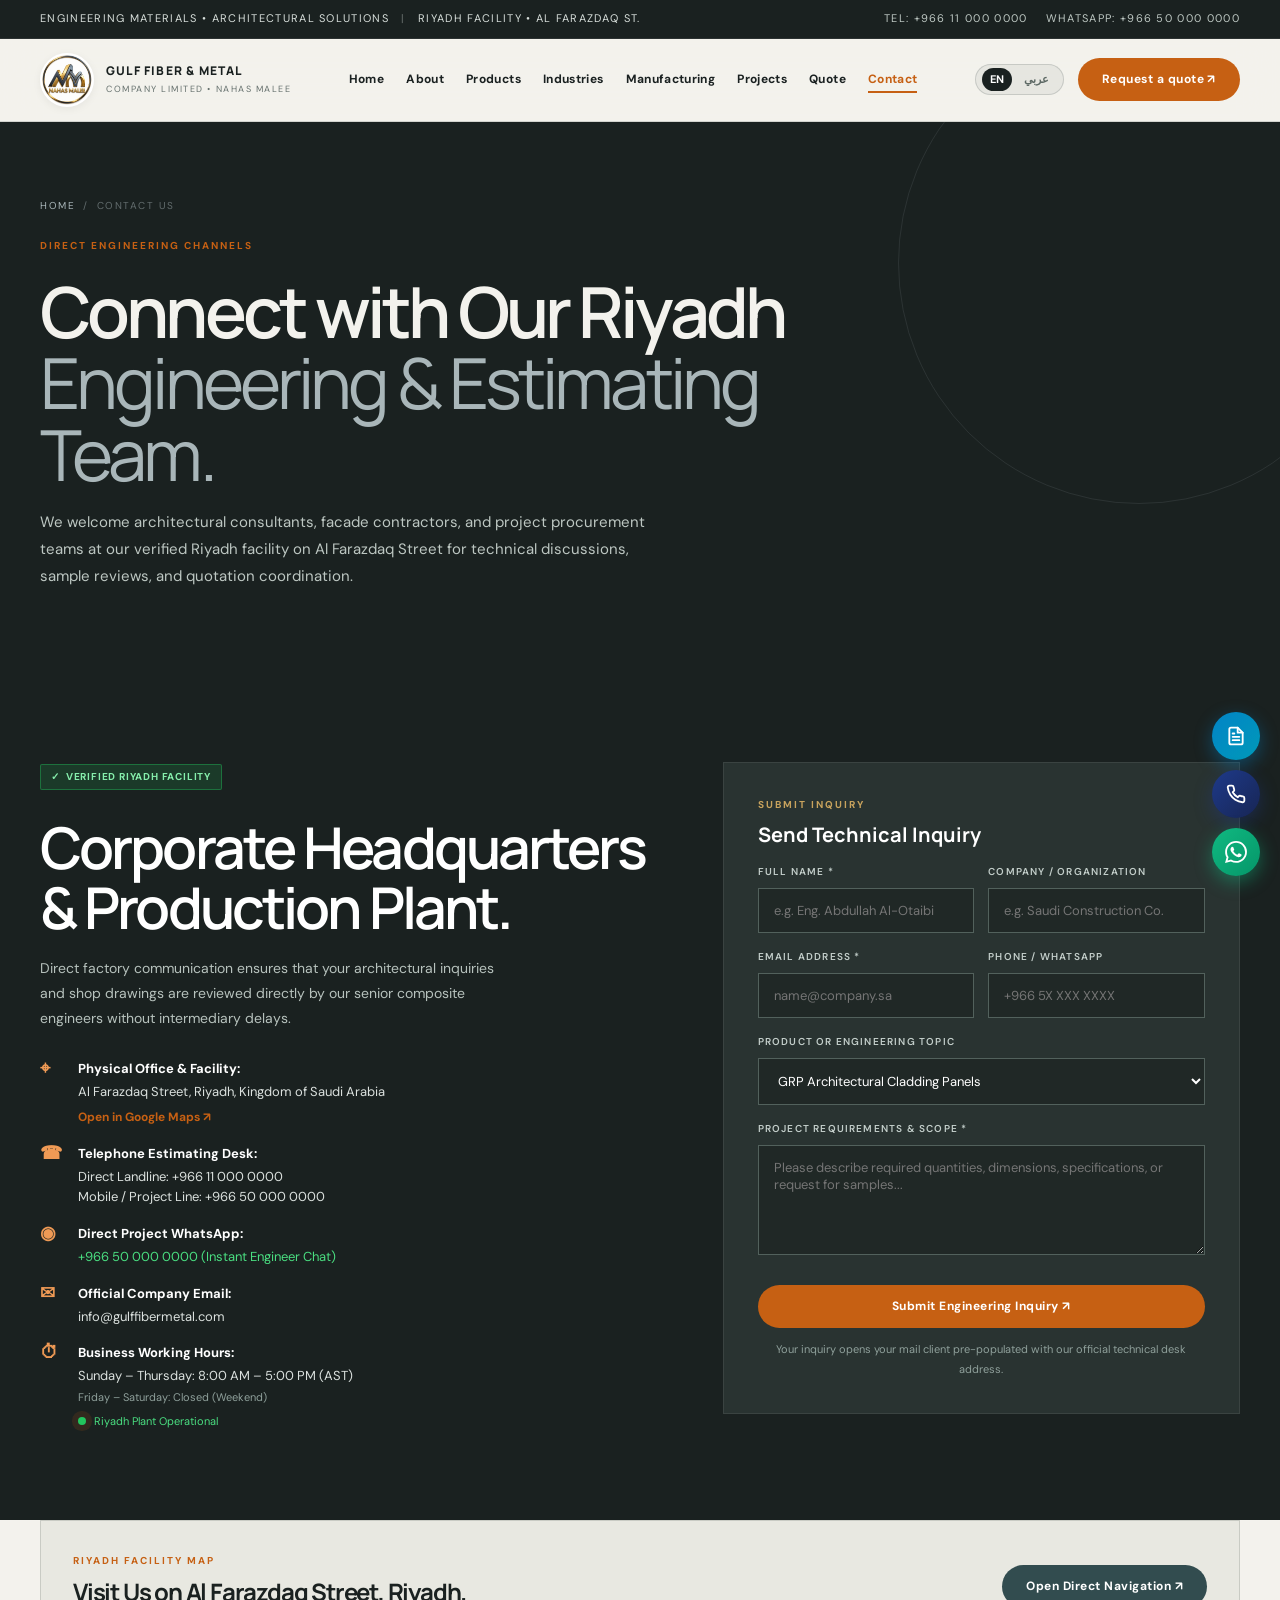
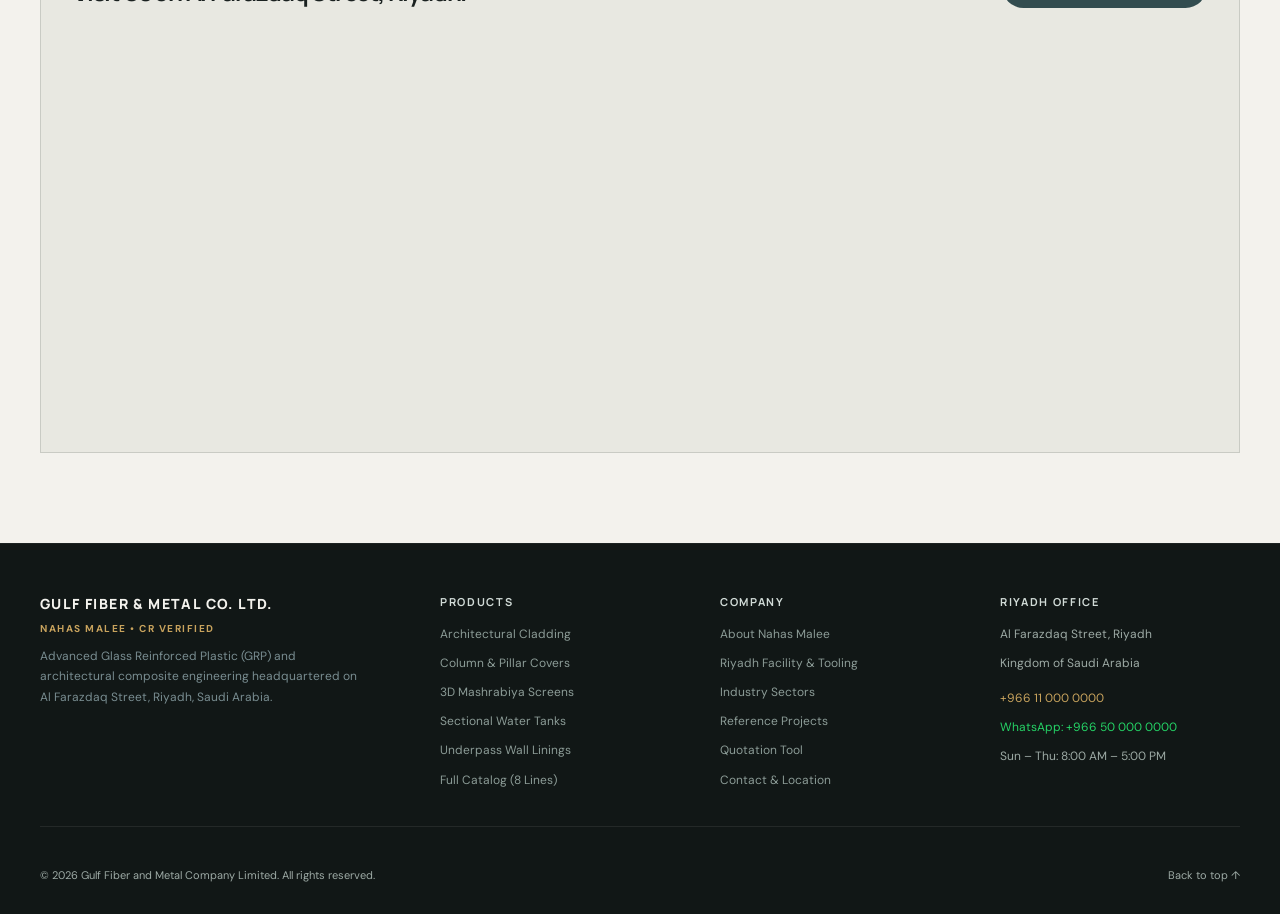
<file: contact.html>
<!doctype html>
<html lang="en" dir="ltr">
<head>
  <meta charset="utf-8">
  <meta name="viewport" content="width=device-width, initial-scale=1">
  <meta name="theme-color" content="#1a2120">
  <meta name="description" content="Contact Gulf Fiber and Metal Company Limited on Al Farazdaq Street, Riyadh, Saudi Arabia. Direct phone, WhatsApp, Google Maps directions, and engineering technical inquiries.">
  <title>Contact &amp; Riyadh Headquarters | Gulf Fiber &amp; Metal Co. Ltd.</title>
  <link rel="stylesheet" href="assets/style.css">
</head>
<body>

  <!-- Topline Information Strip -->
  <div class="topline">
    <div class="wrap">
      <div>
        <span data-en="Engineering Materials • Architectural Solutions" data-ar="مواد هندسية متطورة • حلول معمارية مبتكرة">Engineering Materials • Architectural Solutions</span>
        <span style="opacity: 0.4; margin: 0 8px;">|</span>
        <span data-en="Riyadh Facility &bull; Al Farazdaq St." data-ar="مصنع الرياض &bull; شارع الفرزدق">Riyadh Facility &bull; Al Farazdaq St.</span>
      </div>
      <div class="topline-contact">
        <a href="tel:+966110000000"><span>Tel: +966 11 000 0000</span></a>
        <a href="https://wa.me/966500000000" target="_blank" rel="noopener"><span>WhatsApp: +966 50 000 0000</span></a>
      </div>
    </div>
  </div>

  <!-- Header & Navigation -->
  <header class="header">
    <nav class="nav wrap">
      <a class="brand" href="index.html" aria-label="Gulf Fiber and Metal home">
        <img src="assets/nahas-malee-logo.jpg" alt="Nahas Malee - Gulf Fiber & Metal Logo">
        <div class="brandtext">
          <strong>GULF FIBER &amp; METAL</strong>
          <small>COMPANY LIMITED • NAHAS MALEE</small>
        </div>
      </a>
      
      <button class="menu" data-menu aria-label="Open menu" aria-expanded="false">☰</button>
      
      <div class="links" data-links>
        <a href="index.html" data-en="Home" data-ar="الرئيسية">Home</a>
        <a href="about.html" data-en="About" data-ar="عن الشركة">About</a>
        <a href="products.html" data-en="Products" data-ar="المنتجات">Products</a>
        <a href="industries.html" data-en="Industries" data-ar="القطاعات">Industries</a>
        <a href="manufacturing.html" data-en="Manufacturing" data-ar="التصنيع">Manufacturing</a>
        <a href="projects.html" data-en="Projects" data-ar="المشاريع">Projects</a>
        <a href="quote.html" data-en="Quote" data-ar="طلب تسعيرة">Quote</a>
        <a href="contact.html" class="active" data-en="Contact" data-ar="اتصل بنا">Contact</a>
      </div>

      <div class="nav-actions">
        <div class="lang-toggle" aria-label="Language selector">
          <button type="button" class="lang-btn active" data-lang="en">EN</button>
          <button type="button" class="lang-btn" data-lang="ar">عربي</button>
        </div>
        <a class="navcta" href="quote.html">
          <span data-en="Request a quote ↗" data-ar="طلب عرض سعر ↗">Request a quote ↗</span>
        </a>
      </div>
    </nav>
  </header>

  <main>
    <!-- Page Hero Banner -->
    <section class="page-hero">
      <div class="wrap">
        <div class="breadcrumb">
          <a href="index.html" data-en="Home" data-ar="الرئيسية">Home</a>
          <span>/</span>
          <span data-en="Contact Us" data-ar="اتصل بنا">Contact Us</span>
        </div>
        <div class="kicker" data-en="Direct Engineering Channels" data-ar="قنوات الاتصال والتنسيق المباشر">Direct Engineering Channels</div>
        <h1 data-en="Connect with Our Riyadh<br><em>Engineering &amp; Estimating Team.</em>" data-ar="تواصل مع فريقنا الهندسي<br><em>ومكتب التقديرات في الرياض.</em>">Connect with Our Riyadh<br><em>Engineering &amp; Estimating Team.</em></h1>
        <p data-en="We welcome architectural consultants, facade contractors, and project procurement teams at our verified Riyadh facility on Al Farazdaq Street for technical discussions, sample reviews, and quotation coordination." data-ar="نرحب بالمكاتب الاستشارية ومقاولي الواجهات وفرق المشتريات في مقرنا ومصنعنا بالرياض في شارع الفرزدق لبحث المتطلبات الفنية وفحص العينات وتنسيق عروض الأسعار.">We welcome architectural consultants, facade contractors, and project procurement teams at our verified Riyadh facility on Al Farazdaq Street for technical discussions, sample reviews, and quotation coordination.</p>
      </div>
    </section>

    <!-- Contact & Physical Channels Section -->
    <section class="contact">
      <div class="wrap contact-grid">
        <!-- Left: Verified Information -->
        <div class="reveal">
          <div class="verified-badge" data-en="Verified Riyadh Facility" data-ar="مصنع معتمد ومسجل بالرياض">Verified Riyadh Facility</div>
          <h2 data-en="Corporate Headquarters<br>&amp; Production Plant." data-ar="المقر الرئيسي<br>ومصنع الإنتاج بالرياض.">Corporate Headquarters<br>&amp; Production Plant.</h2>
          <p data-en="Direct factory communication ensures that your architectural inquiries and shop drawings are reviewed directly by our senior composite engineers without intermediary delays." data-ar="يضمن التواصل المباشر مع المصنع مراجعة استفساراتك المعمارية ومخططاتك الهندسية بواسطة كبار مهندسي المواد المركبة دون أي تأخير.">Direct factory communication ensures that your architectural inquiries and shop drawings are reviewed directly by our senior composite engineers without intermediary delays.</p>

          <div class="contact-details">
            <!-- Address Row -->
            <div class="contact-row">
              <b>⌖</b>
              <div>
                <strong style="color: #fff; display: block; margin-bottom: 2px;" data-en="Physical Office &amp; Facility:" data-ar="الموقع والمصنع:">Physical Office &amp; Facility:</strong>
                <span>Al Farazdaq Street, Riyadh, Kingdom of Saudi Arabia</span>
                <div style="margin-top: 4px;">
                  <a href="https://maps.app.goo.gl/xMrUYhAomJYPqUns5" target="_blank" rel="noopener" style="color: var(--orange); font-size: 12px; font-weight: 700;">
                    <span data-en="Open in Google Maps ↗" data-ar="فتح في خرائط جوجل ↗">Open in Google Maps ↗</span>
                  </a>
                </div>
              </div>
            </div>

            <!-- Phone Row -->
            <div class="contact-row">
              <b>☎</b>
              <div>
                <strong style="color: #fff; display: block; margin-bottom: 2px;" data-en="Telephone Estimating Desk:" data-ar="هاتف مكتب التقديرات:">Telephone Estimating Desk:</strong>
                <div>Direct Landline: <a href="tel:+966110000000">+966 11 000 0000</a></div>
                <div>Mobile / Project Line: <a href="tel:+966500000000">+966 50 000 0000</a></div>
              </div>
            </div>

            <!-- WhatsApp Row -->
            <div class="contact-row">
              <b>◉</b>
              <div>
                <strong style="color: #fff; display: block; margin-bottom: 2px;" data-en="Direct Project WhatsApp:" data-ar="واتساب المشاريع المباشر:">Direct Project WhatsApp:</strong>
                <a href="https://wa.me/966500000000?text=Hello%20Gulf%20Fiber%20and%20Metal%20Company.%20I%20would%20like%20to%20inquire%20about%20GRP%20products." target="_blank" rel="noopener" style="color: #4ade80;">+966 50 000 0000 (Instant Engineer Chat)</a>
              </div>
            </div>

            <!-- Email Row -->
            <div class="contact-row">
              <b>✉</b>
              <div>
                <strong style="color: #fff; display: block; margin-bottom: 2px;" data-en="Official Company Email:" data-ar="البريد الإلكتروني الرسمي:">Official Company Email:</strong>
                <a href="mailto:info@gulffibermetal.com">info@gulffibermetal.com</a>
              </div>
            </div>

            <!-- Business Hours Row -->
            <div class="contact-row">
              <b>⏱</b>
              <div>
                <strong style="color: #fff; display: block; margin-bottom: 2px;" data-en="Business Working Hours:" data-ar="ساعات العمل الرسمية:">Business Working Hours:</strong>
                <span>Sunday &ndash; Thursday: 8:00 AM &ndash; 5:00 PM (AST)</span>
                <div style="font-size: 11px; color: #8fa09b; margin-top: 2px;">Friday &ndash; Saturday: Closed (Weekend)</div>
                <div style="margin-top: 6px; display: flex; align-items: center; gap: 8px; font-size: 11px; color: #4ade80;">
                  <span class="pulse" style="background: #22c55e;"></span>
                  <span data-en="Riyadh Plant Operational" data-ar="المصنع في حالة جاهزية واستقبال الطلبات">Riyadh Plant Operational</span>
                </div>
              </div>
            </div>
          </div>
        </div>

        <!-- Right: Inquiry Form -->
        <form class="form reveal" data-ajax-form>
          <div class="kicker" style="color: var(--gold);" data-en="Submit Inquiry" data-ar="إرسال استفسار فني">Submit Inquiry</div>
          <h3 style="font: 700 20px 'Manrope'; color: #fff; margin: 8px 0 16px;" data-en="Send Technical Inquiry" data-ar="نموذج التواصل الهندسي">Send Technical Inquiry</h3>

          <div class="form-grid-2">
            <div>
              <label for="contactName" data-en="Full Name *" data-ar="الاسم الكامل *">Full Name *</label>
              <input id="contactName" name="name" placeholder="e.g. Eng. Abdullah Al-Otaibi" required>
            </div>
            <div>
              <label for="contactCompany" data-en="Company / Organization" data-ar="الشركة أو الجهة">Company / Organization</label>
              <input id="contactCompany" name="company" placeholder="e.g. Saudi Construction Co.">
            </div>
          </div>

          <div class="form-grid-2">
            <div>
              <label for="contactEmail" data-en="Email Address *" data-ar="البريد الإلكتروني *">Email Address *</label>
              <input id="contactEmail" name="email" type="email" placeholder="name@company.sa" required>
            </div>
            <div>
              <label for="contactPhone" data-en="Phone / WhatsApp" data-ar="رقم الجوال / الواتساب">Phone / WhatsApp</label>
              <input id="contactPhone" name="phone" type="tel" placeholder="+966 5X XXX XXXX">
            </div>
          </div>

          <div>
            <label for="contactSubject" data-en="Product or Engineering Topic" data-ar="المنتج أو الموضوع الهندسي">Product or Engineering Topic</label>
            <select id="contactSubject" name="subject">
              <option value="GRP Cladding Panels" selected>GRP Architectural Cladding Panels</option>
              <option value="Pillar & Column Covers">GRP Pillar &amp; Column Covers</option>
              <option value="3D Mashrabiya Screens">3D Facades &amp; Mashrabiya Screens</option>
              <option value="Underpass Wall Linings">Underpass &amp; Tunnel Wall Linings</option>
              <option value="Sectional Water Tanks">Sectional Panel Water Tanks</option>
              <option value="Custom Mould Tooling">Bespoke Tooling &amp; Prototyping</option>
              <option value="Industrial Gratings">Heavy-Duty Industrial Gratings</option>
              <option value="General Corporate Inquiry">General Corporate / Tender Inquiry</option>
            </select>
          </div>

          <div>
            <label for="contactMessage" data-en="Project Requirements &amp; Scope *" data-ar="تفاصيل المشروع والمتطلبات *">Project Requirements &amp; Scope *</label>
            <textarea id="contactMessage" name="message" placeholder="Please describe required quantities, dimensions, specifications, or request for samples..." required></textarea>
          </div>

          <button class="btn" type="submit">
            <span data-en="Submit Engineering Inquiry ↗" data-ar="إرسال الاستفسار للمهندس ↗">Submit Engineering Inquiry ↗</span>
          </button>
          
          <p style="font-size: 11px; color: #8fa09b; margin: 12px 0 0; text-align: center;" data-en="Your inquiry opens your mail client pre-populated with our official technical desk address." data-ar="سيتم فتح بريدك الإلكتروني معبأ ببيانات الاستفسار لإرساله مباشرة للمكتب الفني.">Your inquiry opens your mail client pre-populated with our official technical desk address.</p>
        </form>
      </div>
    </section>

    <!-- Google Maps Interactive Showcase -->
    <section class="section" style="padding-top: 0;">
      <div class="wrap">
        <div style="background: var(--paper-card); padding: 32px; border: 1px solid var(--line);">
          <div class="section-head" style="margin-bottom: 24px;">
            <div>
              <div class="kicker" data-en="Riyadh Facility Map" data-ar="خريطة مصنع الرياض">Riyadh Facility Map</div>
              <h2 style="font: 700 24px 'Manrope'; margin: 6px 0 0;" data-en="Visit Us on Al Farazdaq Street, Riyadh." data-ar="تفضل بزيارتنا في شارع الفرزدق، الرياض.">Visit Us on Al Farazdaq Street, Riyadh.</h2>
            </div>
            <a class="btn secondary" href="https://maps.app.goo.gl/xMrUYhAomJYPqUns5" target="_blank" rel="noopener" data-en="Open Direct Navigation ↗" data-ar="فتح اتجاهات السير ↗">Open Direct Navigation ↗</a>
          </div>

          <!-- Embedded Map -->
          <iframe 
            class="map-frame"
            src="https://www.google.com/maps/embed?pb=!1m18!1m12!1m3!1d115993.47355150829!2d46.68007255977934!3d24.699196395529124!2m3!1f0!2f0!3f0!3m2!1i1024!2i768!4f13.1!3m3!1m2!1s0x3e2f03890d48939b%3A0x7c9ef649666f4ef1!2sAl%20Farazdaq%20St%2C%20Riyadh%20Saudi%20Arabia!5e0!3m2!1sen!2ssa!4v1700000000000!5m2!1sen!2ssa" 
            allowfullscreen="" 
            loading="lazy" 
            referrerpolicy="no-referrer-when-downgrade"
            title="Gulf Fiber & Metal Company Limited Location on Al Farazdaq Street, Riyadh">
          </iframe>
        </div>
      </div>
    </section>
  </main>

  <!-- Global Footer -->
  <footer class="footer">
    <div class="wrap">
      <div class="footer-top">
        <div class="footer-brand">
          <strong>GULF FIBER &amp; METAL CO. LTD.</strong>
          <small style="color: var(--gold); letter-spacing: 0.15em; font-weight: 700;">NAHAS MALEE • CR VERIFIED</small>
          <p data-en="Advanced Glass Reinforced Plastic (GRP) and architectural composite engineering headquartered on Al Farazdaq Street, Riyadh, Saudi Arabia." data-ar="هندسة وتصنيع المواد المركبة والفيبرجلاس المتقدم، المقر الرئيسي في شارع الفرزدق، الرياض، المملكة العربية السعودية.">Advanced Glass Reinforced Plastic (GRP) and architectural composite engineering headquartered on Al Farazdaq Street, Riyadh, Saudi Arabia.</p>
        </div>

        <div class="footer-col">
          <h4 data-en="Products" data-ar="المنتجات">Products</h4>
          <div class="footer-links">
            <a href="product-detail.html?id=grp-traditional-cladding" data-en="Architectural Cladding" data-ar="التكسيات المعمارية">Architectural Cladding</a>
            <a href="product-detail.html?id=grp-pillar-covers" data-en="Column & Pillar Covers" data-ar="أغطية الأعمدة">Column & Pillar Covers</a>
            <a href="product-detail.html?id=grp-facade-elements" data-en="3D Mashrabiya Screens" data-ar="المشربيات والواجهات">3D Mashrabiya Screens</a>
            <a href="product-detail.html?id=grp-sectional-water-tanks" data-en="Sectional Water Tanks" data-ar="خزانات المياه المقطعية">Sectional Water Tanks</a>
            <a href="product-detail.html?id=grp-canopies-underpass" data-en="Underpass Wall Linings" data-ar="تكسيات الأنفاق">Underpass Wall Linings</a>
            <a href="products.html" data-en="Full Catalog (8 Lines)" data-ar="كافة المنتجات (8 خطوط)">Full Catalog (8 Lines)</a>
          </div>
        </div>

        <div class="footer-col">
          <h4 data-en="Company" data-ar="الشركة">Company</h4>
          <div class="footer-links">
            <a href="about.html" data-en="About Nahas Malee" data-ar="عن نحاس مالي">About Nahas Malee</a>
            <a href="manufacturing.html" data-en="Riyadh Facility & Tooling" data-ar="مصنع الرياض والقوالب">Riyadh Facility & Tooling</a>
            <a href="industries.html" data-en="Industry Sectors" data-ar="القطاعات المستفيدة">Industry Sectors</a>
            <a href="projects.html" data-en="Reference Projects" data-ar="المشاريع المرجعية">Reference Projects</a>
            <a href="quote.html" data-en="Quotation Tool" data-ar="حاسبة الأسعار">Quotation Tool</a>
            <a href="contact.html" data-en="Contact & Location" data-ar="الموقع والاتصال">Contact & Location</a>
          </div>
        </div>

        <div class="footer-col">
          <h4 data-en="Riyadh Office" data-ar="مكتب الرياض">Riyadh Office</h4>
          <div class="footer-links" style="font-size: 12px; color: #9daaa5;">
            <div>Al Farazdaq Street, Riyadh</div>
            <div>Kingdom of Saudi Arabia</div>
            <div style="margin-top: 6px;"><a href="tel:+966110000000" style="color: var(--gold);">+966 11 000 0000</a></div>
            <div><a href="https://wa.me/966500000000" target="_blank" rel="noopener" style="color: #25D366;">WhatsApp: +966 50 000 0000</a></div>
            <div>Sun &ndash; Thu: 8:00 AM &ndash; 5:00 PM</div>
          </div>
        </div>
      </div>

      <div class="footer-bottom">
        <div>
          <span>&copy; <span data-year></span> Gulf Fiber and Metal Company Limited. All rights reserved.</span>
        </div>
        <div style="display: flex; gap: 20px;">
          <a href="#top" onclick="window.scrollTo({top:0,behavior:'smooth'});return false" data-en="Back to top ↑" data-ar="إلى الأعلى ↑">Back to top ↑</a>
        </div>
      </div>
    </div>
  </footer>

    <!-- Floating Quick Actions -->
  <div class="floating" aria-label="Quick contact channels">
    <a class="floatbtn float-top" href="#top" onclick="window.scrollTo({top: 0, behavior: 'smooth'}); return false;" title="Back to top" aria-label="Back to top">
      <svg width="20" height="20" viewBox="0 0 24 24" fill="none" stroke="currentColor" stroke-width="2.5" stroke-linecap="round" stroke-linejoin="round">
        <line x1="12" y1="19" x2="12" y2="5"></line>
        <polyline points="5 12 12 5 19 12"></polyline>
      </svg>
    </a>
    <a class="floatbtn float-quote" href="quote.html" title="Request an Engineering Quotation" aria-label="Request a quote">
      <svg width="20" height="20" viewBox="0 0 24 24" fill="none" stroke="currentColor" stroke-width="2.2" stroke-linecap="round" stroke-linejoin="round">
        <path d="M14 2H6a2 2 0 0 0-2 2v16a2 2 0 0 0 2 2h12a2 2 0 0 0 2-2V8z"></path>
        <polyline points="14 2 14 8 20 8"></polyline>
        <line x1="16" y1="13" x2="8" y2="13"></line>
        <line x1="16" y1="17" x2="8" y2="17"></line>
        <line x1="10" y1="9" x2="8" y2="9"></line>
      </svg>
    </a>
    <a class="floatbtn float-phone" href="tel:+966110000000" title="Call Riyadh Estimating Desk" aria-label="Call office">
      <svg width="20" height="20" viewBox="0 0 24 24" fill="none" stroke="currentColor" stroke-width="2.2" stroke-linecap="round" stroke-linejoin="round">
        <path d="M22 16.92v3a2 2 0 0 1-2.18 2 19.79 19.79 0 0 1-8.63-3.07 19.5 19.5 0 0 1-6-6 19.79 19.79 0 0 1-3.07-8.67A2 2 0 0 1 4.11 2h3a2 2 0 0 1 2 1.72 12.84 12.84 0 0 0 .7 2.81 2 2 0 0 1-.45 2.11L8.09 9.91a16 16 0 0 0 6 6l1.27-1.27a2 2 0 0 1 2.11-.45 12.84 12.84 0 0 0 2.81.7A2 2 0 0 1 22 16.92z"></path>
      </svg>
    </a>
    <a class="floatbtn float-wa" href="https://wa.me/966500000000?text=Hello%20Gulf%20Fiber%20and%20Metal%20Company.%20I%20would%20like%20to%20inquire%20about%20GRP%20products." target="_blank" rel="noopener" title="WhatsApp Riyadh Estimator" aria-label="WhatsApp">
      <svg width="22" height="22" viewBox="0 0 24 24" fill="currentColor">
        <path d="M17.472 14.382c-.297-.149-1.758-.867-2.03-.967-.273-.099-.471-.148-.67.15-.197.297-.767.966-.94 1.164-.173.199-.347.223-.644.075-.297-.15-1.255-.463-2.39-1.475-.883-.788-1.48-1.761-1.653-2.059-.173-.297-.018-.458.13-.606.134-.133.298-.347.446-.52.149-.174.198-.298.298-.497.099-.198.05-.371-.025-.52-.075-.149-.669-1.612-.916-2.207-.242-.579-.487-.5-.669-.51-.173-.008-.371-.01-.57-.01-.198 0-.52.074-.792.372-.272.297-1.04 1.016-1.04 2.479 0 1.462 1.065 2.875 1.213 3.074.149.198 2.096 3.2 5.077 4.487.709.306 1.262.489 1.694.625.712.227 1.36.195 1.871.118.571-.085 1.758-.719 2.006-1.413.248-.694.248-1.289.173-1.413-.074-.124-.272-.198-.57-.347m-5.421 7.403h-.004a9.87 9.87 0 01-5.031-1.378l-.361-.214-3.741.982.998-3.648-.235-.374a9.86 9.86 0 01-1.51-5.26c.001-5.45 4.436-9.884 9.888-9.884 2.64 0 5.122 1.03 6.988 2.898a9.825 9.825 0 012.893 6.994c-.003 5.45-4.437 9.884-9.885 9.884m8.413-18.297A11.815 11.815 0 0012.05 0C5.495 0 .16 5.335.157 11.892c0 2.096.547 4.142 1.588 5.945L.057 24l6.305-1.654a11.882 11.882 0 005.683 1.448h.005c6.554 0 11.89-5.335 11.893-11.893a11.821 11.821 0 00-3.48-8.413z"/>
      </svg>
    </a>
  </div>

  <script src="assets/products-data.js"></script>
  <script src="assets/site.js"></script>
</body>
</html>
</file>
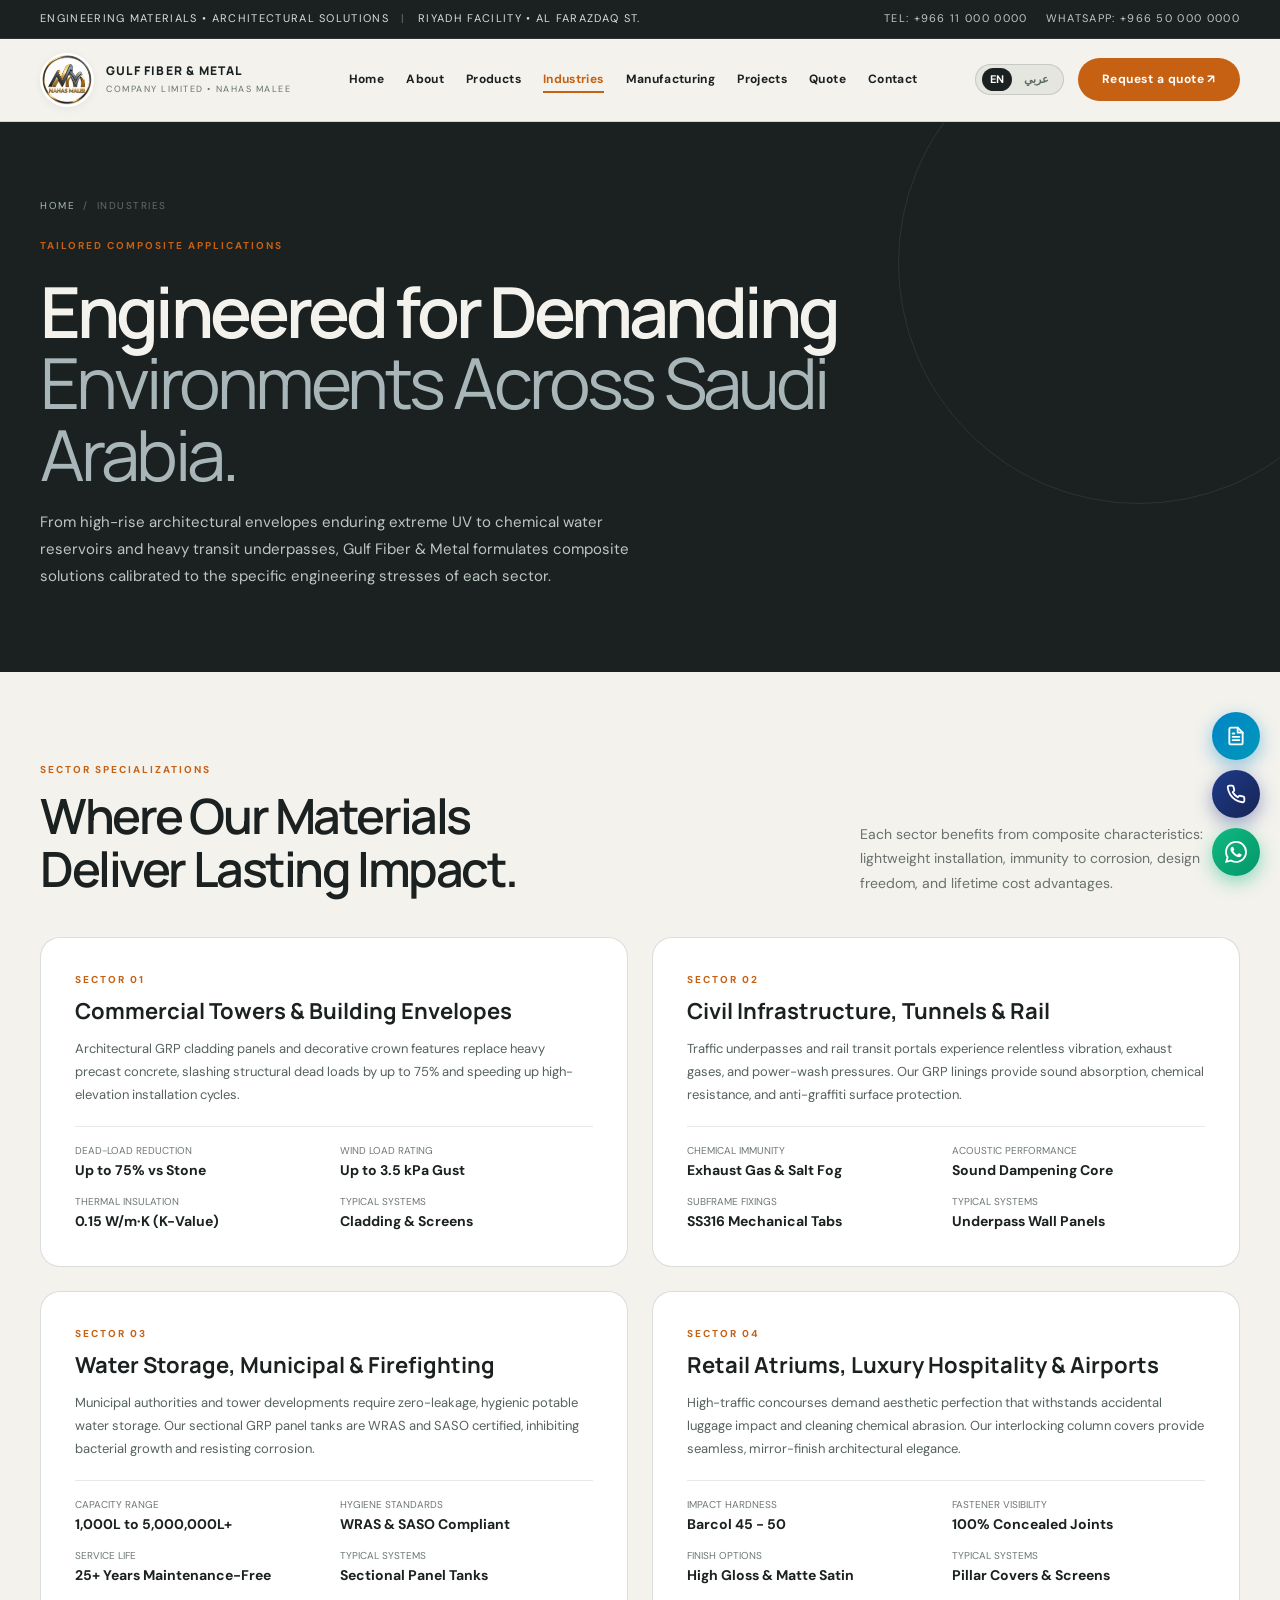
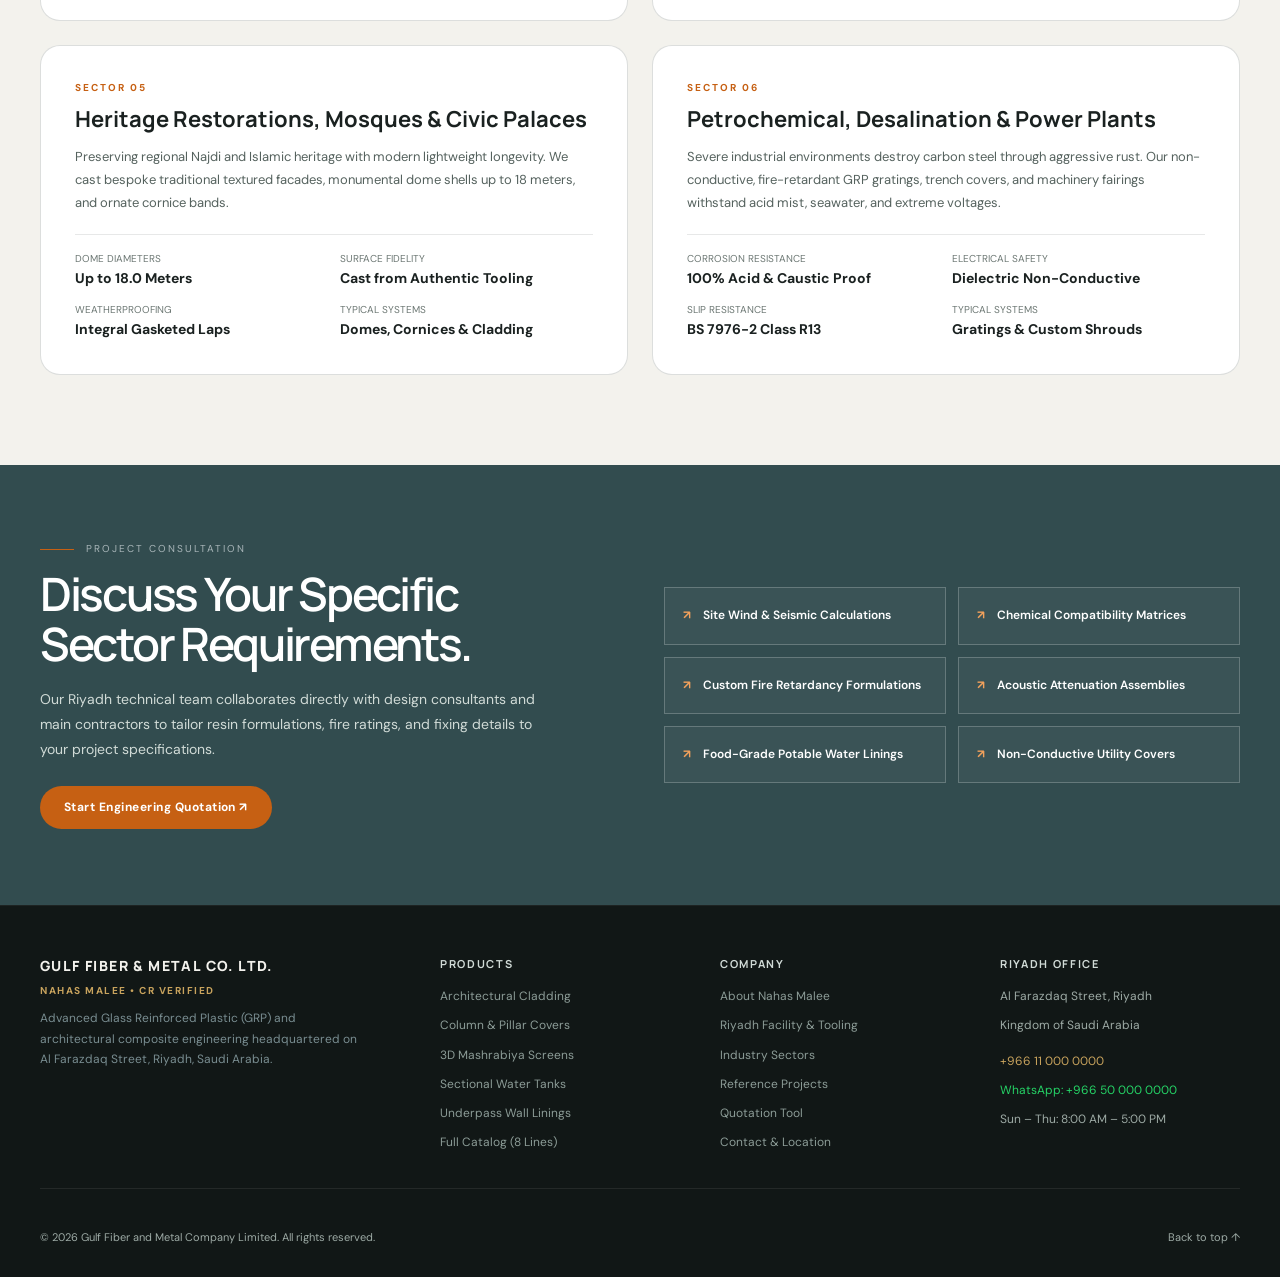
<file: industries.html>
<!doctype html>
<html lang="en" dir="ltr">
<head>
  <meta charset="utf-8">
  <meta name="viewport" content="width=device-width, initial-scale=1">
  <meta name="theme-color" content="#1a2120">
  <meta name="description" content="Industries served by Gulf Fiber & Metal Company Limited across Saudi Arabia: Commercial facades, civil transit, petrochemical, water storage, retail, and heritage restoration.">
  <title>Industries &amp; Sectors | Gulf Fiber &amp; Metal Co. Ltd.</title>
  <link rel="stylesheet" href="assets/style.css">
</head>
<body>

  <!-- Topline Information Strip -->
  <div class="topline">
    <div class="wrap">
      <div>
        <span data-en="Engineering Materials • Architectural Solutions" data-ar="مواد هندسية متطورة • حلول معمارية مبتكرة">Engineering Materials • Architectural Solutions</span>
        <span style="opacity: 0.4; margin: 0 8px;">|</span>
        <span data-en="Riyadh Facility &bull; Al Farazdaq St." data-ar="مصنع الرياض &bull; شارع الفرزدق">Riyadh Facility &bull; Al Farazdaq St.</span>
      </div>
      <div class="topline-contact">
        <a href="tel:+966110000000"><span>Tel: +966 11 000 0000</span></a>
        <a href="https://wa.me/966500000000" target="_blank" rel="noopener"><span>WhatsApp: +966 50 000 0000</span></a>
      </div>
    </div>
  </div>

  <!-- Header & Navigation -->
  <header class="header">
    <nav class="nav wrap">
      <a class="brand" href="index.html" aria-label="Gulf Fiber and Metal home">
        <img src="assets/nahas-malee-logo.jpg" alt="Nahas Malee - Gulf Fiber & Metal Logo">
        <div class="brandtext">
          <strong>GULF FIBER &amp; METAL</strong>
          <small>COMPANY LIMITED • NAHAS MALEE</small>
        </div>
      </a>
      
      <button class="menu" data-menu aria-label="Open menu" aria-expanded="false">☰</button>
      
      <div class="links" data-links>
        <a href="index.html" data-en="Home" data-ar="الرئيسية">Home</a>
        <a href="about.html" data-en="About" data-ar="عن الشركة">About</a>
        <a href="products.html" data-en="Products" data-ar="المنتجات">Products</a>
        <a href="industries.html" class="active" data-en="Industries" data-ar="القطاعات">Industries</a>
        <a href="manufacturing.html" data-en="Manufacturing" data-ar="التصنيع">Manufacturing</a>
        <a href="projects.html" data-en="Projects" data-ar="المشاريع">Projects</a>
        <a href="quote.html" data-en="Quote" data-ar="طلب تسعيرة">Quote</a>
        <a href="contact.html" data-en="Contact" data-ar="اتصل بنا">Contact</a>
      </div>

      <div class="nav-actions">
        <div class="lang-toggle" aria-label="Language selector">
          <button type="button" class="lang-btn active" data-lang="en">EN</button>
          <button type="button" class="lang-btn" data-lang="ar">عربي</button>
        </div>
        <a class="navcta" href="quote.html">
          <span data-en="Request a quote ↗" data-ar="طلب عرض سعر ↗">Request a quote ↗</span>
        </a>
      </div>
    </nav>
  </header>

  <main>
    <!-- Page Hero Banner -->
    <section class="page-hero">
      <div class="wrap">
        <div class="breadcrumb">
          <a href="index.html" data-en="Home" data-ar="الرئيسية">Home</a>
          <span>/</span>
          <span data-en="Industries" data-ar="القطاعات المستفيدة">Industries</span>
        </div>
        <div class="kicker" data-en="Tailored Composite Applications" data-ar="تطبيقات مخصصة لمختلف القطاعات">Tailored Composite Applications</div>
        <h1 data-en="Engineered for Demanding<br><em>Environments Across Saudi Arabia.</em>" data-ar="صُممت لتقاوم أصعب الظروف<br><em>في مختلف مناطق المملكة.</em>">Engineered for Demanding<br><em>Environments Across Saudi Arabia.</em></h1>
        <p data-en="From high-rise architectural envelopes enduring extreme UV to chemical water reservoirs and heavy transit underpasses, Gulf Fiber &amp; Metal formulates composite solutions calibrated to the specific engineering stresses of each sector." data-ar="من أغلفة الأبراج العالية المقاومة لأشعة الشمس الحارقة إلى خزانات المياه وممرات الأنفاق المرورية الثقيلة، تقدم شركة الخليج للألياف والمعادن حلولاً مركبة مصممة بدقة لتلبية متطلبات كل قطاع.">From high-rise architectural envelopes enduring extreme UV to chemical water reservoirs and heavy transit underpasses, Gulf Fiber &amp; Metal formulates composite solutions calibrated to the specific engineering stresses of each sector.</p>
      </div>
    </section>

    <!-- Industries Grid Section -->
    <section class="section">
      <div class="wrap">
        <div class="section-head reveal">
          <div>
            <div class="kicker" data-en="Sector Specializations" data-ar="التخصصات القطاعية">Sector Specializations</div>
            <h2 data-en="Where Our Materials<br>Deliver Lasting Impact." data-ar="أين تحقق منتجاتنا<br>الفارق الهندسي والاستثماري.">Where Our Materials<br>Deliver Lasting Impact.</h2>
          </div>
          <p data-en="Each sector benefits from composite characteristics: lightweight installation, immunity to corrosion, design freedom, and lifetime cost advantages." data-ar="يستفيد كل قطاع من مزايا الفيبرجلاس: خفة الوزن عند التركيب، مقاومة التآكل، حرية التشكيل المعماري، والتوفير في تكاليف الصيانة على المدى الطويل.">Each sector benefits from composite characteristics: lightweight installation, immunity to corrosion, design freedom, and lifetime cost advantages.</p>
        </div>

        <div class="industry-grid">
          <!-- Industry 1 -->
          <article class="industry-card reveal">
            <span class="kicker" data-en="Sector 01" data-ar="القطاع 01">Sector 01</span>
            <h3 data-en="Commercial Towers &amp; Building Envelopes" data-ar="الأبراج التجارية والأغلفة المعمارية">Commercial Towers &amp; Building Envelopes</h3>
            <p data-en="Architectural GRP cladding panels and decorative crown features replace heavy precast concrete, slashing structural dead loads by up to 75% and speeding up high-elevation installation cycles." data-ar="تحل ألواح التكسية المعمارية وتيجان الأسطح من الفيبرجلاس محل الخرسانة مسبقة الصب الثقيلة، مما يقلل الأحمال الهيكلية بنسبة 75% ويسرع عمليات التركيب في الارتفاعات العالية.">Architectural GRP cladding panels and decorative crown features replace heavy precast concrete, slashing structural dead loads by up to 75% and speeding up high-elevation installation cycles.</p>
            <div class="industry-metrics">
              <div class="metric-item">
                <span data-en="Dead-Load Reduction" data-ar="تخفيض الأحمال">Dead-Load Reduction</span>
                <strong>Up to 75% vs Stone</strong>
              </div>
              <div class="metric-item">
                <span data-en="Wind Load Rating" data-ar="مقاومة الرياح">Wind Load Rating</span>
                <strong>Up to 3.5 kPa Gust</strong>
              </div>
              <div class="metric-item">
                <span data-en="Thermal Insulation" data-ar="العزل الحراري">Thermal Insulation</span>
                <strong>0.15 W/m&middot;K (K-Value)</strong>
              </div>
              <div class="metric-item">
                <span data-en="Typical Systems" data-ar="الأنظمة المستخدمة">Typical Systems</span>
                <strong data-en="Cladding &amp; Screens" data-ar="تكسيات ومشربيات">Cladding &amp; Screens</strong>
              </div>
            </div>
          </article>

          <!-- Industry 2 -->
          <article class="industry-card reveal">
            <span class="kicker" data-en="Sector 02" data-ar="القطاع 02">Sector 02</span>
            <h3 data-en="Civil Infrastructure, Tunnels &amp; Rail" data-ar="البنية التحتية، الأنفاق والنقل">Civil Infrastructure, Tunnels &amp; Rail</h3>
            <p data-en="Traffic underpasses and rail transit portals experience relentless vibration, exhaust gases, and power-wash pressures. Our GRP linings provide sound absorption, chemical resistance, and anti-graffiti surface protection." data-ar="تتعرض أنفاق السيارات ومحطات القطار للاهتزازات الدائمة وغازات العادم والضغط العالي عند الغسيل. توفر ألواحنا عزلًا صوتيًا متقدمًا ومقاومة كيميائية وحماية من الكتابة.">Traffic underpasses and rail transit portals experience relentless vibration, exhaust gases, and power-wash pressures. Our GRP linings provide sound absorption, chemical resistance, and anti-graffiti surface protection.</p>
            <div class="industry-metrics">
              <div class="metric-item">
                <span data-en="Chemical Immunity" data-ar="مقاومة الكيماويات">Chemical Immunity</span>
                <strong>Exhaust Gas &amp; Salt Fog</strong>
              </div>
              <div class="metric-item">
                <span data-en="Acoustic Performance" data-ar="الأداء الصوتي">Acoustic Performance</span>
                <strong>Sound Dampening Core</strong>
              </div>
              <div class="metric-item">
                <span data-en="Subframe Fixings" data-ar="مرابط التثبيت">Subframe Fixings</span>
                <strong>SS316 Mechanical Tabs</strong>
              </div>
              <div class="metric-item">
                <span data-en="Typical Systems" data-ar="الأنظمة المستخدمة">Typical Systems</span>
                <strong data-en="Underpass Wall Panels" data-ar="ألواح جدران الأنفاق">Underpass Wall Panels</strong>
              </div>
            </div>
          </article>

          <!-- Industry 3 -->
          <article class="industry-card reveal">
            <span class="kicker" data-en="Sector 03" data-ar="القطاع 03">Sector 03</span>
            <h3 data-en="Water Storage, Municipal &amp; Firefighting" data-ar="تخزين المياه، المرافق ومكافحة الحريق">Water Storage, Municipal &amp; Firefighting</h3>
            <p data-en="Municipal authorities and tower developments require zero-leakage, hygienic potable water storage. Our sectional GRP panel tanks are WRAS and SASO certified, inhibiting bacterial growth and resisting corrosion." data-ar="تتطلب الهيئات البلدية والأبراج السكنية خزانات مياه شرب صحية مانعة للتسرب تمامًا. خزاناتنا المقطعية معتمدة من SASO و WRAS وتمنع نمو الطحالب والبكتيريا.">Municipal authorities and tower developments require zero-leakage, hygienic potable water storage. Our sectional GRP panel tanks are WRAS and SASO certified, inhibiting bacterial growth and resisting corrosion.</p>
            <div class="industry-metrics">
              <div class="metric-item">
                <span data-en="Capacity Range" data-ar="نطاق السعات">Capacity Range</span>
                <strong>1,000L to 5,000,000L+</strong>
              </div>
              <div class="metric-item">
                <span data-en="Hygiene Standards" data-ar="المعايير الصحية">Hygiene Standards</span>
                <strong>WRAS &amp; SASO Compliant</strong>
              </div>
              <div class="metric-item">
                <span data-en="Service Life" data-ar="العمر الافتراضي">Service Life</span>
                <strong>25+ Years Maintenance-Free</strong>
              </div>
              <div class="metric-item">
                <span data-en="Typical Systems" data-ar="الأنظمة المستخدمة">Typical Systems</span>
                <strong data-en="Sectional Panel Tanks" data-ar="خزانات مقطعية">Sectional Panel Tanks</strong>
              </div>
            </div>
          </article>

          <!-- Industry 4 -->
          <article class="industry-card reveal">
            <span class="kicker" data-en="Sector 04" data-ar="القطاع 04">Sector 04</span>
            <h3 data-en="Retail Atriums, Luxury Hospitality &amp; Airports" data-ar="المجمعات التجارية، الفنادق والمطارات">Retail Atriums, Luxury Hospitality &amp; Airports</h3>
            <p data-en="High-traffic concourses demand aesthetic perfection that withstands accidental luggage impact and cleaning chemical abrasion. Our interlocking column covers provide seamless, mirror-finish architectural elegance." data-ar="تتطلب صالات المطارات والمجمعات التجارية فخامة معمارية تقاوم صدمات عربات الأمتعة ومواد التنظيف. توفر أغطية الأعمدة المعمارية لدينا مظهرًا نقيًا دون مسامير ظاهرة.">High-traffic concourses demand aesthetic perfection that withstands accidental luggage impact and cleaning chemical abrasion. Our interlocking column covers provide seamless, mirror-finish architectural elegance.</p>
            <div class="industry-metrics">
              <div class="metric-item">
                <span data-en="Impact Hardness" data-ar="مقاومة الصدمات">Impact Hardness</span>
                <strong>Barcol 45 - 50</strong>
              </div>
              <div class="metric-item">
                <span data-en="Fastener Visibility" data-ar="وضوح المسامير">Fastener Visibility</span>
                <strong>100% Concealed Joints</strong>
              </div>
              <div class="metric-item">
                <span data-en="Finish Options" data-ar="خيارات التشطيب">Finish Options</span>
                <strong data-en="High Gloss &amp; Matte Satin" data-ar="لامع عالي وحريري">High Gloss &amp; Matte Satin</strong>
              </div>
              <div class="metric-item">
                <span data-en="Typical Systems" data-ar="الأنظمة المستخدمة">Typical Systems</span>
                <strong data-en="Pillar Covers &amp; Screens" data-ar="أغطية أعمدة ومشربيات">Pillar Covers &amp; Screens</strong>
              </div>
            </div>
          </article>

          <!-- Industry 5 -->
          <article class="industry-card reveal">
            <span class="kicker" data-en="Sector 05" data-ar="القطاع 05">Sector 05</span>
            <h3 data-en="Heritage Restorations, Mosques &amp; Civic Palaces" data-ar="المشاريع التراثية، المساجد والقصور">Heritage Restorations, Mosques &amp; Civic Palaces</h3>
            <p data-en="Preserving regional Najdi and Islamic heritage with modern lightweight longevity. We cast bespoke traditional textured facades, monumental dome shells up to 18 meters, and ornate cornice bands." data-ar="الحفاظ على الطابع التراثي النجدي والإسلامي بمتانة المواد الحديثة. نقوم بتصنيع واجهات بنقوش تراثية وقباب معمارية ضخمة حتى 18 مترًا وكورنيشات مزخرفة للقصور والمساجد.">Preserving regional Najdi and Islamic heritage with modern lightweight longevity. We cast bespoke traditional textured facades, monumental dome shells up to 18 meters, and ornate cornice bands.</p>
            <div class="industry-metrics">
              <div class="metric-item">
                <span data-en="Dome Diameters" data-ar="أقطار القباب">Dome Diameters</span>
                <strong>Up to 18.0 Meters</strong>
              </div>
              <div class="metric-item">
                <span data-en="Surface Fidelity" data-ar="دقة التفاصيل التراثية">Surface Fidelity</span>
                <strong>Cast from Authentic Tooling</strong>
              </div>
              <div class="metric-item">
                <span data-en="Weatherproofing" data-ar="عزل مياه الأمطار">Weatherproofing</span>
                <strong>Integral Gasketed Laps</strong>
              </div>
              <div class="metric-item">
                <span data-en="Typical Systems" data-ar="الأنظمة المستخدمة">Typical Systems</span>
                <strong data-en="Domes, Cornices &amp; Cladding" data-ar="قباب، كورنيشات وتكسيات">Domes, Cornices &amp; Cladding</strong>
              </div>
            </div>
          </article>

          <!-- Industry 6 -->
          <article class="industry-card reveal">
            <span class="kicker" data-en="Sector 06" data-ar="القطاع 06">Sector 06</span>
            <h3 data-en="Petrochemical, Desalination &amp; Power Plants" data-ar="البتروكيماويات، محطات التحلية والطاقة">Petrochemical, Desalination &amp; Power Plants</h3>
            <p data-en="Severe industrial environments destroy carbon steel through aggressive rust. Our non-conductive, fire-retardant GRP gratings, trench covers, and machinery fairings withstand acid mist, seawater, and extreme voltages." data-ar="تدمر البيئات الصناعية القاسية هياكل الحديد بفعل الصدأ. توفر شبكات وأغطية الفيبرجلاس العازلة للكهرباء والمقاومة للحريق حماية تامة ضد رذاذ الأحماض ومياه البحر.">Severe industrial environments destroy carbon steel through aggressive rust. Our non-conductive, fire-retardant GRP gratings, trench covers, and machinery fairings withstand acid mist, seawater, and extreme voltages.</p>
            <div class="industry-metrics">
              <div class="metric-item">
                <span data-en="Corrosion Resistance" data-ar="مقاومة التآكل">Corrosion Resistance</span>
                <strong>100% Acid &amp; Caustic Proof</strong>
              </div>
              <div class="metric-item">
                <span data-en="Electrical Safety" data-ar="السلامة الكهربائية">Electrical Safety</span>
                <strong>Dielectric Non-Conductive</strong>
              </div>
              <div class="metric-item">
                <span data-en="Slip Resistance" data-ar="منع الانزلاق">Slip Resistance</span>
                <strong>BS 7976-2 Class R13</strong>
              </div>
              <div class="metric-item">
                <span data-en="Typical Systems" data-ar="الأنظمة المستخدمة">Typical Systems</span>
                <strong data-en="Gratings &amp; Custom Shrouds" data-ar="شبكات وأغطية ماكينات">Gratings &amp; Custom Shrouds</strong>
              </div>
            </div>
          </article>
        </div>
      </div>
    </section>

    <!-- Band -->
    <section class="band">
      <div class="wrap band-grid">
        <div class="reveal">
          <div class="eyebrow" data-en="Project Consultation" data-ar="استشارات المشاريع">Project Consultation</div>
          <h2 data-en="Discuss Your Specific<br>Sector Requirements." data-ar="ناقش متطلبات قطاعك<br>مع فريقنا الهندسي.">Discuss Your Specific<br>Sector Requirements.</h2>
          <p data-en="Our Riyadh technical team collaborates directly with design consultants and main contractors to tailor resin formulations, fire ratings, and fixing details to your project specifications." data-ar="يتعاون فريقنا التقني بالرياض مع المكاتب الاستشارية والمقاولين لتخصيص خلطات الراتنج ومستويات مقاومة الحريق وتفاصيل التثبيت وفق متطلبات مشروعك.">Our Riyadh technical team collaborates directly with design consultants and main contractors to tailor resin formulations, fire ratings, and fixing details to your project specifications.</p>
          <a href="quote.html" class="btn" data-en="Start Engineering Quotation ↗" data-ar="طلب تسعيرة هندسية لمشروعك ↗">Start Engineering Quotation ↗</a>
        </div>
        <div class="capabilities reveal">
          <div class="cap"><i>↗</i> <span data-en="Site Wind &amp; Seismic Calculations" data-ar="حسابات الرياح والزلازل للموقع">Site Wind &amp; Seismic Calculations</span></div>
          <div class="cap"><i>↗</i> <span data-en="Chemical Compatibility Matrices" data-ar="جداول التوافق الكيميائي للراتنج">Chemical Compatibility Matrices</span></div>
          <div class="cap"><i>↗</i> <span data-en="Custom Fire Retardancy Formulations" data-ar="تركيبات مخصصة لمقاومة الحريق">Custom Fire Retardancy Formulations</span></div>
          <div class="cap"><i>↗</i> <span data-en="Acoustic Attenuation Assemblies" data-ar="أنظمة العزل والتخميد الصوتي">Acoustic Attenuation Assemblies</span></div>
          <div class="cap"><i>↗</i> <span data-en="Food-Grade Potable Water Linings" data-ar="بطانات غذائية صالحة للشرب">Food-Grade Potable Water Linings</span></div>
          <div class="cap"><i>↗</i> <span data-en="Non-Conductive Utility Covers" data-ar="أغطية عازلة لمحطات الكهرباء">Non-Conductive Utility Covers</span></div>
        </div>
      </div>
    </section>
  </main>

  <!-- Global Footer -->
  <footer class="footer">
    <div class="wrap">
      <div class="footer-top">
        <div class="footer-brand">
          <strong>GULF FIBER &amp; METAL CO. LTD.</strong>
          <small style="color: var(--gold); letter-spacing: 0.15em; font-weight: 700;">NAHAS MALEE • CR VERIFIED</small>
          <p data-en="Advanced Glass Reinforced Plastic (GRP) and architectural composite engineering headquartered on Al Farazdaq Street, Riyadh, Saudi Arabia." data-ar="هندسة وتصنيع المواد المركبة والفيبرجلاس المتقدم، المقر الرئيسي في شارع الفرزدق، الرياض، المملكة العربية السعودية.">Advanced Glass Reinforced Plastic (GRP) and architectural composite engineering headquartered on Al Farazdaq Street, Riyadh, Saudi Arabia.</p>
        </div>

        <div class="footer-col">
          <h4 data-en="Products" data-ar="المنتجات">Products</h4>
          <div class="footer-links">
            <a href="product-detail.html?id=grp-traditional-cladding" data-en="Architectural Cladding" data-ar="التكسيات المعمارية">Architectural Cladding</a>
            <a href="product-detail.html?id=grp-pillar-covers" data-en="Column & Pillar Covers" data-ar="أغطية الأعمدة">Column & Pillar Covers</a>
            <a href="product-detail.html?id=grp-facade-elements" data-en="3D Mashrabiya Screens" data-ar="المشربيات والواجهات">3D Mashrabiya Screens</a>
            <a href="product-detail.html?id=grp-sectional-water-tanks" data-en="Sectional Water Tanks" data-ar="خزانات المياه المقطعية">Sectional Water Tanks</a>
            <a href="product-detail.html?id=grp-canopies-underpass" data-en="Underpass Wall Linings" data-ar="تكسيات الأنفاق">Underpass Wall Linings</a>
            <a href="products.html" data-en="Full Catalog (8 Lines)" data-ar="كافة المنتجات (8 خطوط)">Full Catalog (8 Lines)</a>
          </div>
        </div>

        <div class="footer-col">
          <h4 data-en="Company" data-ar="الشركة">Company</h4>
          <div class="footer-links">
            <a href="about.html" data-en="About Nahas Malee" data-ar="عن نحاس مالي">About Nahas Malee</a>
            <a href="manufacturing.html" data-en="Riyadh Facility & Tooling" data-ar="مصنع الرياض والقوالب">Riyadh Facility & Tooling</a>
            <a href="industries.html" data-en="Industry Sectors" data-ar="القطاعات المستفيدة">Industry Sectors</a>
            <a href="projects.html" data-en="Reference Projects" data-ar="المشاريع المرجعية">Reference Projects</a>
            <a href="quote.html" data-en="Quotation Tool" data-ar="حاسبة الأسعار">Quotation Tool</a>
            <a href="contact.html" data-en="Contact & Location" data-ar="الموقع والاتصال">Contact & Location</a>
          </div>
        </div>

        <div class="footer-col">
          <h4 data-en="Riyadh Office" data-ar="مكتب الرياض">Riyadh Office</h4>
          <div class="footer-links" style="font-size: 12px; color: #9daaa5;">
            <div>Al Farazdaq Street, Riyadh</div>
            <div>Kingdom of Saudi Arabia</div>
            <div style="margin-top: 6px;"><a href="tel:+966110000000" style="color: var(--gold);">+966 11 000 0000</a></div>
            <div><a href="https://wa.me/966500000000" target="_blank" rel="noopener" style="color: #25D366;">WhatsApp: +966 50 000 0000</a></div>
            <div>Sun &ndash; Thu: 8:00 AM &ndash; 5:00 PM</div>
          </div>
        </div>
      </div>

      <div class="footer-bottom">
        <div>
          <span>&copy; <span data-year></span> Gulf Fiber and Metal Company Limited. All rights reserved.</span>
        </div>
        <div style="display: flex; gap: 20px;">
          <a href="#top" onclick="window.scrollTo({top:0,behavior:'smooth'});return false" data-en="Back to top ↑" data-ar="إلى الأعلى ↑">Back to top ↑</a>
        </div>
      </div>
    </div>
  </footer>

    <!-- Floating Quick Actions -->
  <div class="floating" aria-label="Quick contact channels">
    <a class="floatbtn float-top" href="#top" onclick="window.scrollTo({top: 0, behavior: 'smooth'}); return false;" title="Back to top" aria-label="Back to top">
      <svg width="20" height="20" viewBox="0 0 24 24" fill="none" stroke="currentColor" stroke-width="2.5" stroke-linecap="round" stroke-linejoin="round">
        <line x1="12" y1="19" x2="12" y2="5"></line>
        <polyline points="5 12 12 5 19 12"></polyline>
      </svg>
    </a>
    <a class="floatbtn float-quote" href="quote.html" title="Request an Engineering Quotation" aria-label="Request a quote">
      <svg width="20" height="20" viewBox="0 0 24 24" fill="none" stroke="currentColor" stroke-width="2.2" stroke-linecap="round" stroke-linejoin="round">
        <path d="M14 2H6a2 2 0 0 0-2 2v16a2 2 0 0 0 2 2h12a2 2 0 0 0 2-2V8z"></path>
        <polyline points="14 2 14 8 20 8"></polyline>
        <line x1="16" y1="13" x2="8" y2="13"></line>
        <line x1="16" y1="17" x2="8" y2="17"></line>
        <line x1="10" y1="9" x2="8" y2="9"></line>
      </svg>
    </a>
    <a class="floatbtn float-phone" href="tel:+966110000000" title="Call Riyadh Estimating Desk" aria-label="Call office">
      <svg width="20" height="20" viewBox="0 0 24 24" fill="none" stroke="currentColor" stroke-width="2.2" stroke-linecap="round" stroke-linejoin="round">
        <path d="M22 16.92v3a2 2 0 0 1-2.18 2 19.79 19.79 0 0 1-8.63-3.07 19.5 19.5 0 0 1-6-6 19.79 19.79 0 0 1-3.07-8.67A2 2 0 0 1 4.11 2h3a2 2 0 0 1 2 1.72 12.84 12.84 0 0 0 .7 2.81 2 2 0 0 1-.45 2.11L8.09 9.91a16 16 0 0 0 6 6l1.27-1.27a2 2 0 0 1 2.11-.45 12.84 12.84 0 0 0 2.81.7A2 2 0 0 1 22 16.92z"></path>
      </svg>
    </a>
    <a class="floatbtn float-wa" href="https://wa.me/966500000000?text=Hello%20Gulf%20Fiber%20and%20Metal%20Company.%20I%20would%20like%20to%20inquire%20about%20GRP%20products." target="_blank" rel="noopener" title="WhatsApp Riyadh Estimator" aria-label="WhatsApp">
      <svg width="22" height="22" viewBox="0 0 24 24" fill="currentColor">
        <path d="M17.472 14.382c-.297-.149-1.758-.867-2.03-.967-.273-.099-.471-.148-.67.15-.197.297-.767.966-.94 1.164-.173.199-.347.223-.644.075-.297-.15-1.255-.463-2.39-1.475-.883-.788-1.48-1.761-1.653-2.059-.173-.297-.018-.458.13-.606.134-.133.298-.347.446-.52.149-.174.198-.298.298-.497.099-.198.05-.371-.025-.52-.075-.149-.669-1.612-.916-2.207-.242-.579-.487-.5-.669-.51-.173-.008-.371-.01-.57-.01-.198 0-.52.074-.792.372-.272.297-1.04 1.016-1.04 2.479 0 1.462 1.065 2.875 1.213 3.074.149.198 2.096 3.2 5.077 4.487.709.306 1.262.489 1.694.625.712.227 1.36.195 1.871.118.571-.085 1.758-.719 2.006-1.413.248-.694.248-1.289.173-1.413-.074-.124-.272-.198-.57-.347m-5.421 7.403h-.004a9.87 9.87 0 01-5.031-1.378l-.361-.214-3.741.982.998-3.648-.235-.374a9.86 9.86 0 01-1.51-5.26c.001-5.45 4.436-9.884 9.888-9.884 2.64 0 5.122 1.03 6.988 2.898a9.825 9.825 0 012.893 6.994c-.003 5.45-4.437 9.884-9.885 9.884m8.413-18.297A11.815 11.815 0 0012.05 0C5.495 0 .16 5.335.157 11.892c0 2.096.547 4.142 1.588 5.945L.057 24l6.305-1.654a11.882 11.882 0 005.683 1.448h.005c6.554 0 11.89-5.335 11.893-11.893a11.821 11.821 0 00-3.48-8.413z"/>
      </svg>
    </a>
  </div>

  <script src="assets/products-data.js"></script>
  <script src="assets/site.js"></script>
</body>
</html>
</file>
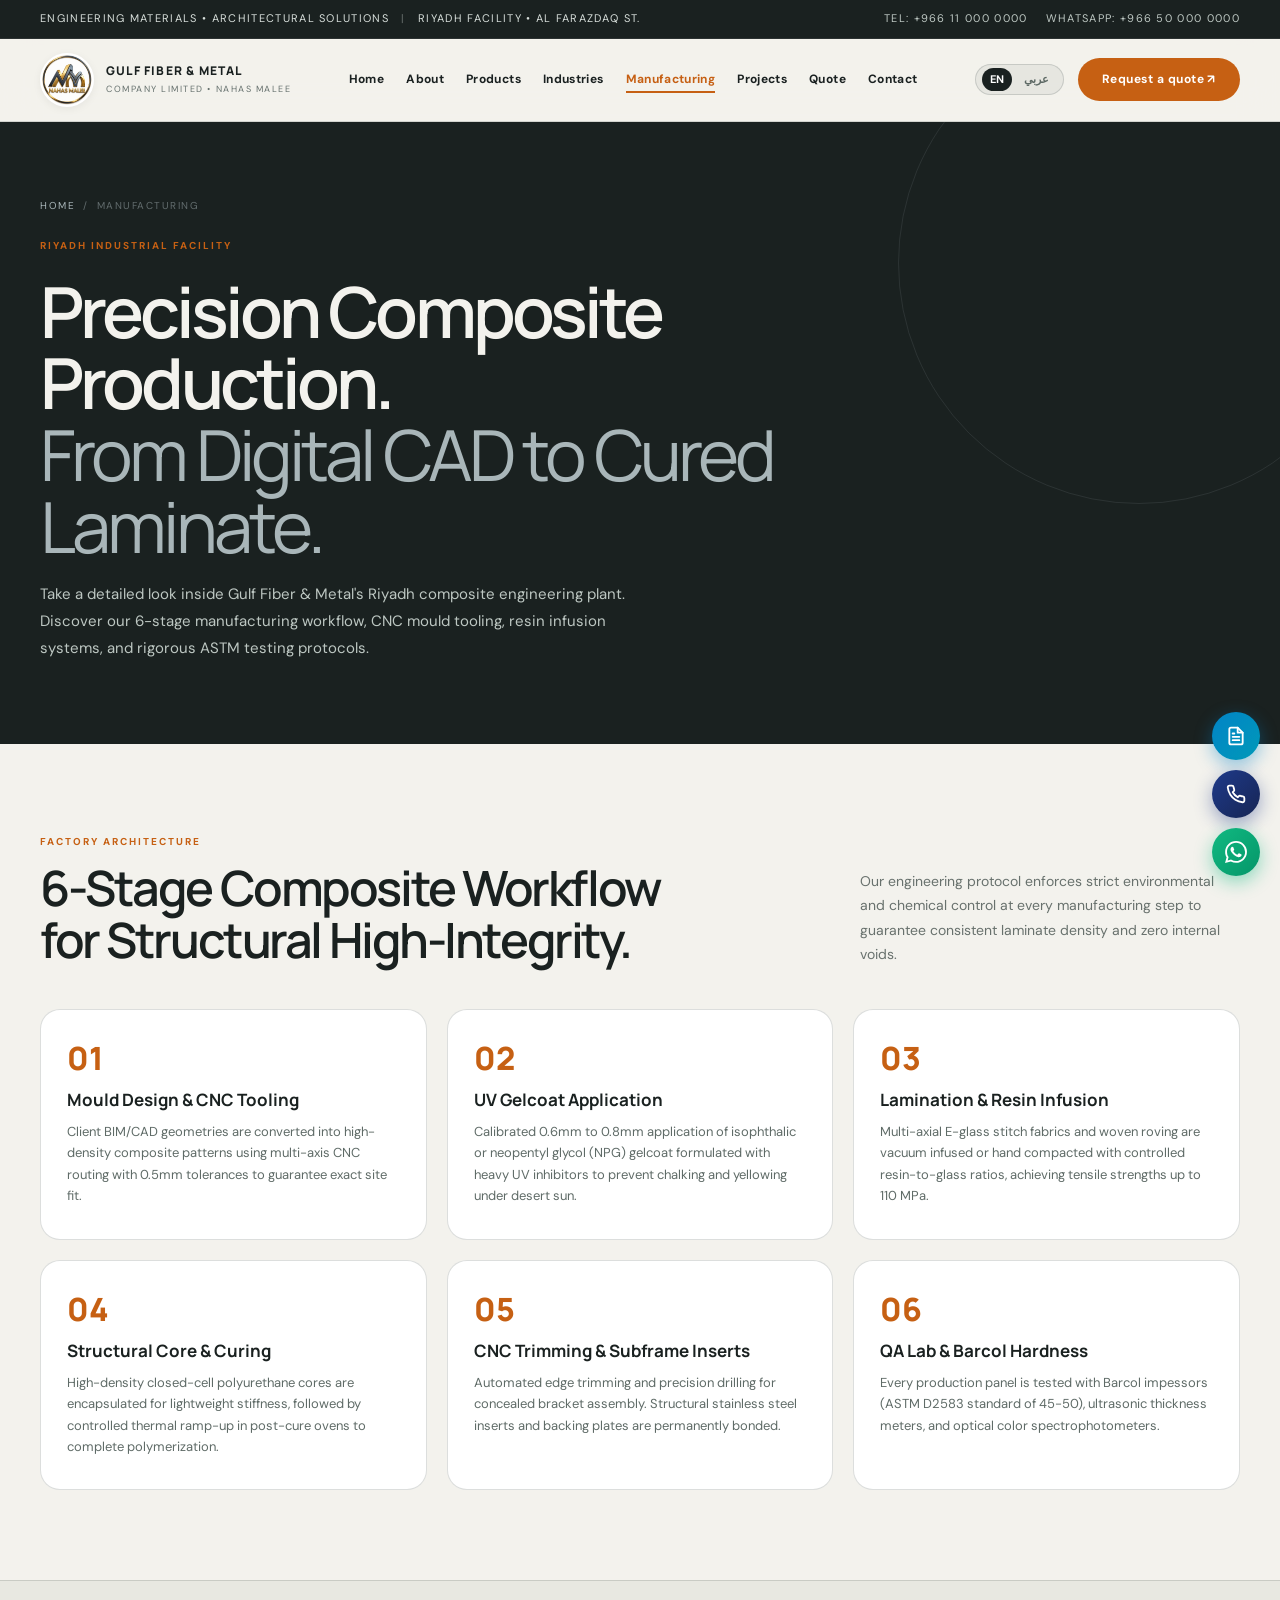
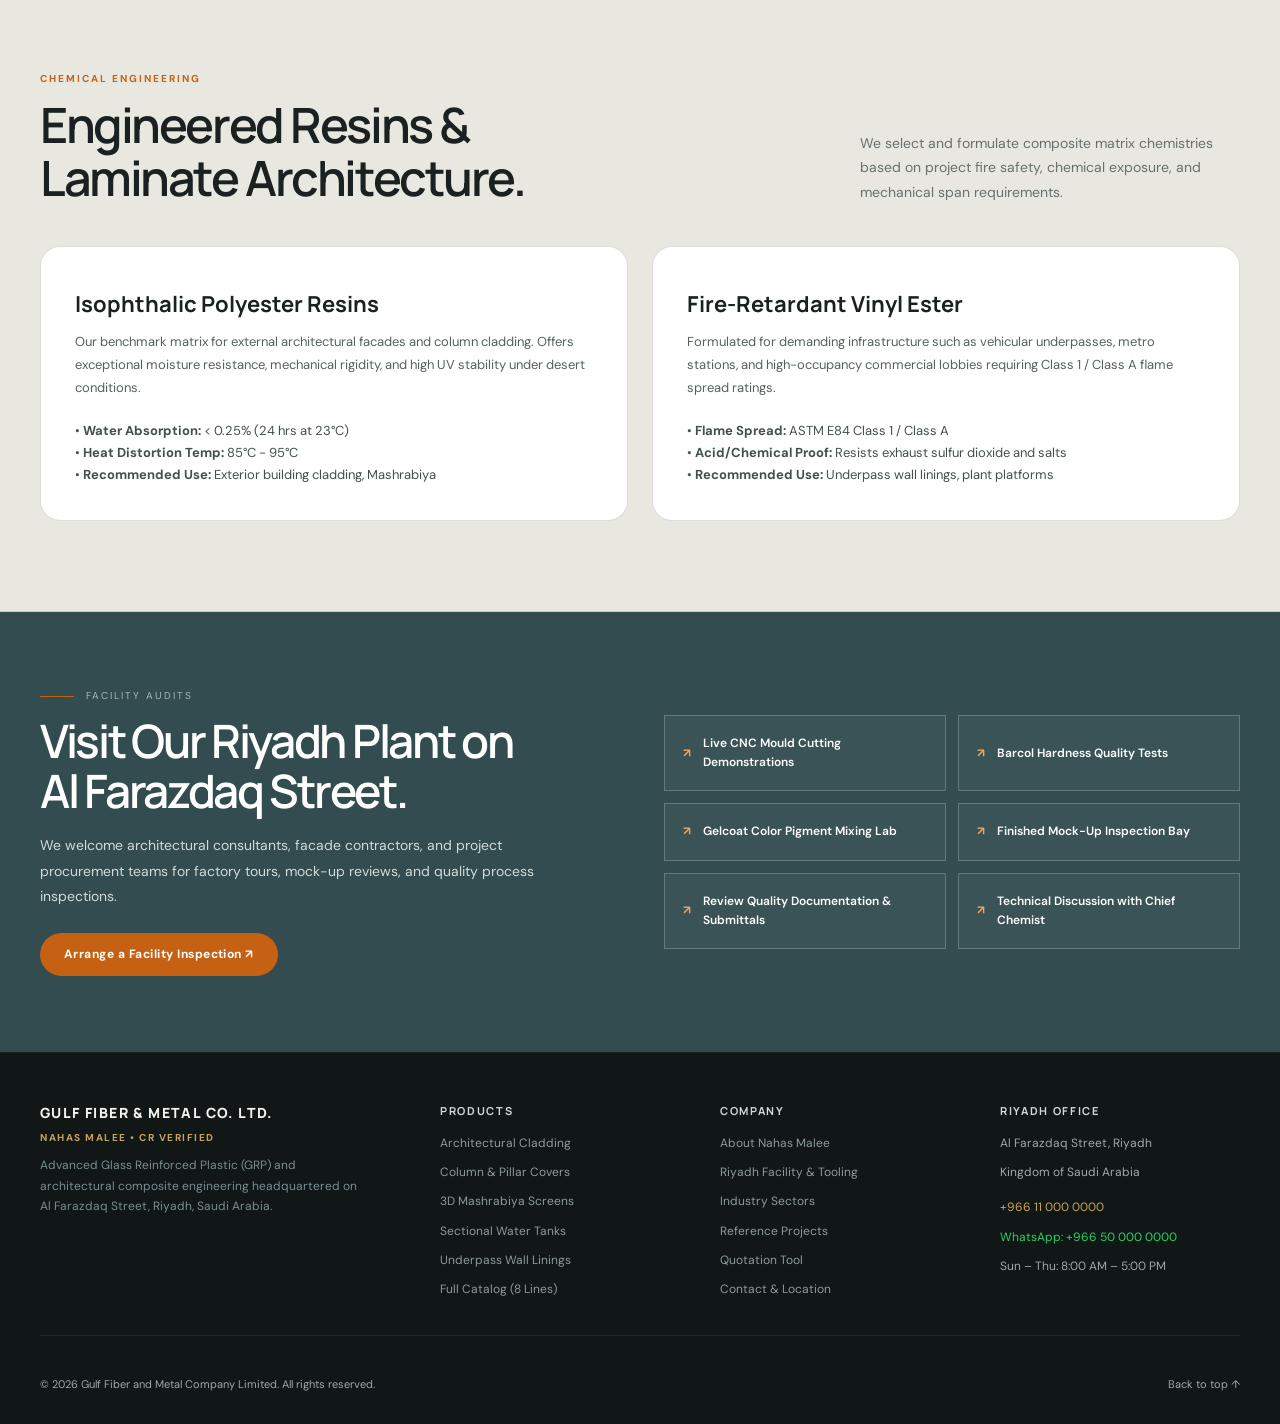
<file: manufacturing.html>
<!doctype html>
<html lang="en" dir="ltr">
<head>
  <meta charset="utf-8">
  <meta name="viewport" content="width=device-width, initial-scale=1">
  <meta name="theme-color" content="#1a2120">
  <meta name="description" content="Inside Gulf Fiber & Metal composite manufacturing facility in Riyadh: 6-stage production workflow, CNC mould tooling, resin infusion, post-curing ovens, and ASTM quality verification.">
  <title>Manufacturing &amp; Engineering Workflow | Gulf Fiber &amp; Metal Co. Ltd.</title>
  <link rel="stylesheet" href="assets/style.css">
</head>
<body>

  <!-- Topline Information Strip -->
  <div class="topline">
    <div class="wrap">
      <div>
        <span data-en="Engineering Materials • Architectural Solutions" data-ar="مواد هندسية متطورة • حلول معمارية مبتكرة">Engineering Materials • Architectural Solutions</span>
        <span style="opacity: 0.4; margin: 0 8px;">|</span>
        <span data-en="Riyadh Facility &bull; Al Farazdaq St." data-ar="مصنع الرياض &bull; شارع الفرزدق">Riyadh Facility &bull; Al Farazdaq St.</span>
      </div>
      <div class="topline-contact">
        <a href="tel:+966110000000"><span>Tel: +966 11 000 0000</span></a>
        <a href="https://wa.me/966500000000" target="_blank" rel="noopener"><span>WhatsApp: +966 50 000 0000</span></a>
      </div>
    </div>
  </div>

  <!-- Header & Navigation -->
  <header class="header">
    <nav class="nav wrap">
      <a class="brand" href="index.html" aria-label="Gulf Fiber and Metal home">
        <img src="assets/nahas-malee-logo.jpg" alt="Nahas Malee - Gulf Fiber & Metal Logo">
        <div class="brandtext">
          <strong>GULF FIBER &amp; METAL</strong>
          <small>COMPANY LIMITED • NAHAS MALEE</small>
        </div>
      </a>
      
      <button class="menu" data-menu aria-label="Open menu" aria-expanded="false">☰</button>
      
      <div class="links" data-links>
        <a href="index.html" data-en="Home" data-ar="الرئيسية">Home</a>
        <a href="about.html" data-en="About" data-ar="عن الشركة">About</a>
        <a href="products.html" data-en="Products" data-ar="المنتجات">Products</a>
        <a href="industries.html" data-en="Industries" data-ar="القطاعات">Industries</a>
        <a href="manufacturing.html" class="active" data-en="Manufacturing" data-ar="التصنيع">Manufacturing</a>
        <a href="projects.html" data-en="Projects" data-ar="المشاريع">Projects</a>
        <a href="quote.html" data-en="Quote" data-ar="طلب تسعيرة">Quote</a>
        <a href="contact.html" data-en="Contact" data-ar="اتصل بنا">Contact</a>
      </div>

      <div class="nav-actions">
        <div class="lang-toggle" aria-label="Language selector">
          <button type="button" class="lang-btn active" data-lang="en">EN</button>
          <button type="button" class="lang-btn" data-lang="ar">عربي</button>
        </div>
        <a class="navcta" href="quote.html">
          <span data-en="Request a quote ↗" data-ar="طلب عرض سعر ↗">Request a quote ↗</span>
        </a>
      </div>
    </nav>
  </header>

  <main>
    <!-- Page Hero Banner -->
    <section class="page-hero">
      <div class="wrap">
        <div class="breadcrumb">
          <a href="index.html" data-en="Home" data-ar="الرئيسية">Home</a>
          <span>/</span>
          <span data-en="Manufacturing" data-ar="عمليات التصنيع">Manufacturing</span>
        </div>
        <div class="kicker" data-en="Riyadh Industrial Facility" data-ar="المصنع المتطور بالرياض">Riyadh Industrial Facility</div>
        <h1 data-en="Precision Composite Production.<br><em>From Digital CAD to Cured Laminate.</em>" data-ar="دقة تصنيع المواد المركبة.<br><em>من المخطط الرقمي حتى المنتج النهائي.</em>">Precision Composite Production.<br><em>From Digital CAD to Cured Laminate.</em></h1>
        <p data-en="Take a detailed look inside Gulf Fiber &amp; Metal's Riyadh composite engineering plant. Discover our 6-stage manufacturing workflow, CNC mould tooling, resin infusion systems, and rigorous ASTM testing protocols." data-ar="تعرف عن قرب على مصنع شركة الخليج للألياف والمعادن بالرياض. استكشف مراحل التصنيع الست، تقنيات تصنيع القوالب بالتحكم الرقمي CNC، حقن الراتنج المتطور، واختبارات الجودة المعملية المعتمدة.">Take a detailed look inside Gulf Fiber &amp; Metal's Riyadh composite engineering plant. Discover our 6-stage manufacturing workflow, CNC mould tooling, resin infusion systems, and rigorous ASTM testing protocols.</p>
      </div>
    </section>

    <!-- Manufacturing Process Graphic & Overview -->
    <section class="section">
      <div class="wrap">
        <div class="section-head reveal">
          <div>
            <div class="kicker" data-en="Factory Architecture" data-ar="البنية التقنية للمصنع">Factory Architecture</div>
            <h2 data-en="6-Stage Composite Workflow<br>for Structural High-Integrity." data-ar="6 مراحل تصنيع متكاملة<br>لضمان أعلى معايير الجودة الإنشائية.">6-Stage Composite Workflow<br>for Structural High-Integrity.</h2>
          </div>
          <p data-en="Our engineering protocol enforces strict environmental and chemical control at every manufacturing step to guarantee consistent laminate density and zero internal voids." data-ar="يتبع مصنعنا بروتوكولات صارمة للتحكم في درجات الحرارة والرطوبة ونسب خلط الراتنج في كل مرحلة لضمان جودة الكثافة وخلو الألواح من الفجوات الهوائية.">Our engineering protocol enforces strict environmental and chemical control at every manufacturing step to guarantee consistent laminate density and zero internal voids.</p>
        </div>

        <!-- 6 Step Workflow Cards -->
        <div class="workflow-grid">
          <!-- Step 1 -->
          <div class="step-card reveal">
            <div class="step-num">01</div>
            <h3 data-en="Mould Design &amp; CNC Tooling" data-ar="تصميم القوالب وتشغيل الـ CNC">Mould Design &amp; CNC Tooling</h3>
            <p data-en="Client BIM/CAD geometries are converted into high-density composite patterns using multi-axis CNC routing with 0.5mm tolerances to guarantee exact site fit." data-ar="يتم تحويل مخططات BIM و CAD إلى قوالب نموذجية عالية الكثافة باستخدام ماكينات CNC متعددة المحاور بدقة 0.5 مم لضمان مطابقة التركيب بالموقع.">Client BIM/CAD geometries are converted into high-density composite patterns using multi-axis CNC routing with 0.5mm tolerances to guarantee exact site fit.</p>
          </div>

          <!-- Step 2 -->
          <div class="step-card reveal">
            <div class="step-num">02</div>
            <h3 data-en="UV Gelcoat Application" data-ar="رش طبقة الجل كوت المقاومة للـ UV">UV Gelcoat Application</h3>
            <p data-en="Calibrated 0.6mm to 0.8mm application of isophthalic or neopentyl glycol (NPG) gelcoat formulated with heavy UV inhibitors to prevent chalking and yellowing under desert sun." data-ar="رش دقيق بسماكة 0.6 إلى 0.8 مم لطبقة الجل كوت الأيزوفثاليكية المعالجة بمثبطات الأشعة فوق البنفسجية لحماية السطح من البهتان والاصفرار.">Calibrated 0.6mm to 0.8mm application of isophthalic or neopentyl glycol (NPG) gelcoat formulated with heavy UV inhibitors to prevent chalking and yellowing under desert sun.</p>
          </div>

          <!-- Step 3 -->
          <div class="step-card reveal">
            <div class="step-num">03</div>
            <h3 data-en="Lamination &amp; Resin Infusion" data-ar="التصفيح وحقن الراتنج بالتفريغ">Lamination &amp; Resin Infusion</h3>
            <p data-en="Multi-axial E-glass stitch fabrics and woven roving are vacuum infused or hand compacted with controlled resin-to-glass ratios, achieving tensile strengths up to 110 MPa." data-ar="تصفيح طبقات الألياف الزجاجية E-glass المنسوجة وحقن الراتنج تحت التفريغ لضبط نسبة الألياف إلى الراتنج وتحقيق قوة شد تصل إلى 110 ميغاباسكال.">Multi-axial E-glass stitch fabrics and woven roving are vacuum infused or hand compacted with controlled resin-to-glass ratios, achieving tensile strengths up to 110 MPa.</p>
          </div>

          <!-- Step 4 -->
          <div class="step-card reveal">
            <div class="step-num">04</div>
            <h3 data-en="Structural Core &amp; Curing" data-ar="إدماج القلب العازل والمعالجة الحرارية">Structural Core &amp; Curing</h3>
            <p data-en="High-density closed-cell polyurethane cores are encapsulated for lightweight stiffness, followed by controlled thermal ramp-up in post-cure ovens to complete polymerization." data-ar="دمج ألواح رغوة البولي يوريثان المقواة خفيفة الوزن للعزل والصلابة، ثم إدخال الألواح في أفران المعالجة الحرارية لضمان اكتمال التصلب الكيميائي.">High-density closed-cell polyurethane cores are encapsulated for lightweight stiffness, followed by controlled thermal ramp-up in post-cure ovens to complete polymerization.</p>
          </div>

          <!-- Step 5 -->
          <div class="step-card reveal">
            <div class="step-num">05</div>
            <h3 data-en="CNC Trimming &amp; Subframe Inserts" data-ar="التشذيب الدقيق وزرع مرابط التثبيت">CNC Trimming &amp; Subframe Inserts</h3>
            <p data-en="Automated edge trimming and precision drilling for concealed bracket assembly. Structural stainless steel inserts and backing plates are permanently bonded." data-ar="تشذيب الحواف آليًا وثقب أماكن التثبيت بدقة فائقة. يتم تثبيت صفائح ومرابط الفولاذ المقاوم للصدأ SS316 المخفية بشكل دائم.">Automated edge trimming and precision drilling for concealed bracket assembly. Structural stainless steel inserts and backing plates are permanently bonded.</p>
          </div>

          <!-- Step 6 -->
          <div class="step-card reveal">
            <div class="step-num">06</div>
            <h3 data-en="QA Lab &amp; Barcol Hardness" data-ar="مختبر الجودة وفحص صلادة باركول">QA Lab &amp; Barcol Hardness</h3>
            <p data-en="Every production panel is tested with Barcol impessors (ASTM D2583 standard of 45-50), ultrasonic thickness meters, and optical color spectrophotometers." data-ar="فحص كل لوح إنتاجي بجهاز باركول لقياس الصلادة (معيار 45-50 وفق ASTM D2583)، ومقاييس السماكة بالموجات فوق الصوتية وأجهزة مطابقة الألوان.">Every production panel is tested with Barcol impessors (ASTM D2583 standard of 45-50), ultrasonic thickness meters, and optical color spectrophotometers.</p>
          </div>
        </div>
      </div>
    </section>

    <!-- Resin Matrix & Material Options Section -->
    <section class="section" style="background: var(--paper-card); border-top: 1px solid var(--line); border-bottom: 1px solid var(--line);">
      <div class="wrap">
        <div class="section-head reveal">
          <div>
            <div class="kicker" data-en="Chemical Engineering" data-ar="الهندسة الكيميائية للمركبات">Chemical Engineering</div>
            <h2 data-en="Engineered Resins &amp;<br>Laminate Architecture." data-ar="أنظمة الراتنجات المتقدمة<br>وهيكلية طبقات التصفيح.">Engineered Resins &amp;<br>Laminate Architecture.</h2>
          </div>
          <p data-en="We select and formulate composite matrix chemistries based on project fire safety, chemical exposure, and mechanical span requirements." data-ar="نقوم بتركيب أنظمة الراتنج وفق متطلبات مقاومة الحريق والتعرض الكيميائي والأحمال الميكانيكية لكل مشروع.">We select and formulate composite matrix chemistries based on project fire safety, chemical exposure, and mechanical span requirements.</p>
        </div>

        <div class="industry-grid">
          <!-- Resin 1 -->
          <div class="industry-card reveal">
            <h3 data-en="Isophthalic Polyester Resins" data-ar="راتنجات البوليستر الأيزوفثاليكية">Isophthalic Polyester Resins</h3>
            <p data-en="Our benchmark matrix for external architectural facades and column cladding. Offers exceptional moisture resistance, mechanical rigidity, and high UV stability under desert conditions." data-ar="نظامنا الأساسي للواجهات المعمارية الخارجية وأغطية الأعمدة. يوفر مقاومة عالية للرطوبة وصلابة ميكانيكية وثباتًا ممتازًا ضد الأشعة فوق البنفسجية.">Our benchmark matrix for external architectural facades and column cladding. Offers exceptional moisture resistance, mechanical rigidity, and high UV stability under desert conditions.</p>
            <div style="font-size: 13px; color: #44504d; line-height: 1.7;">
              <div>&bull; <strong>Water Absorption:</strong> &lt; 0.25% (24 hrs at 23&deg;C)</div>
              <div>&bull; <strong>Heat Distortion Temp:</strong> 85&deg;C - 95&deg;C</div>
              <div>&bull; <strong>Recommended Use:</strong> Exterior building cladding, Mashrabiya</div>
            </div>
          </div>

          <!-- Resin 2 -->
          <div class="industry-card reveal">
            <h3 data-en="Fire-Retardant Vinyl Ester" data-ar="راتنجات فينيل إستر المقاومة للحريق">Fire-Retardant Vinyl Ester</h3>
            <p data-en="Formulated for demanding infrastructure such as vehicular underpasses, metro stations, and high-occupancy commercial lobbies requiring Class 1 / Class A flame spread ratings." data-ar="مخصصة للبنية التحتية الصارمة مثل أنفاق المركبات ومحطات المترو والردهات التجارية التي تتطلب تصنيف مقاومة حريق فئة 1 / فئة A المعتمدة من الدفاع المدني.">Formulated for demanding infrastructure such as vehicular underpasses, metro stations, and high-occupancy commercial lobbies requiring Class 1 / Class A flame spread ratings.</p>
            <div style="font-size: 13px; color: #44504d; line-height: 1.7;">
              <div>&bull; <strong>Flame Spread:</strong> ASTM E84 Class 1 / Class A</div>
              <div>&bull; <strong>Acid/Chemical Proof:</strong> Resists exhaust sulfur dioxide and salts</div>
              <div>&bull; <strong>Recommended Use:</strong> Underpass wall linings, plant platforms</div>
            </div>
          </div>
        </div>
      </div>
    </section>

    <!-- Band -->
    <section class="band">
      <div class="wrap band-grid">
        <div class="reveal">
          <div class="eyebrow" data-en="Facility Audits" data-ar="زيارات واعتمادات المصنع">Facility Audits</div>
          <h2 data-en="Visit Our Riyadh Plant on<br>Al Farazdaq Street." data-ar="تفضل بزيارة مصنعنا بالرياض<br>في شارع الفرزدق.">Visit Our Riyadh Plant on<br>Al Farazdaq Street.</h2>
          <p data-en="We welcome architectural consultants, facade contractors, and project procurement teams for factory tours, mock-up reviews, and quality process inspections." data-ar="نرحب بزيارة المكاتب الاستشارية ومقاولي الواجهات وفرق المشتريات للاطلاع على خطوط الإنتاج وفحص العينات المطابقة وتدقيق إجراءات الجودة.">We welcome architectural consultants, facade contractors, and project procurement teams for factory tours, mock-up reviews, and quality process inspections.</p>
          <a href="contact.html" class="btn" data-en="Arrange a Facility Inspection ↗" data-ar="حجز موعد زيارة للمصنع ↗">Arrange a Facility Inspection ↗</a>
        </div>
        <div class="capabilities reveal">
          <div class="cap"><i>↗</i> <span data-en="Live CNC Mould Cutting Demonstrations" data-ar="مشاهدة تشغيل قوالب CNC">Live CNC Mould Cutting Demonstrations</span></div>
          <div class="cap"><i>↗</i> <span data-en="Barcol Hardness Quality Tests" data-ar="فحص صلادة باركول الفوري">Barcol Hardness Quality Tests</span></div>
          <div class="cap"><i>↗</i> <span data-en="Gelcoat Color Pigment Mixing Lab" data-ar="مختبر خلط ألوان الجل كوت">Gelcoat Color Pigment Mixing Lab</span></div>
          <div class="cap"><i>↗</i> <span data-en="Finished Mock-Up Inspection Bay" data-ar="منطقة فحص العينات المكتملة">Finished Mock-Up Inspection Bay</span></div>
          <div class="cap"><i>↗</i> <span data-en="Review Quality Documentation &amp; Submittals" data-ar="الاطلاع على ملفات الجودة والاعتمادات">Review Quality Documentation &amp; Submittals</span></div>
          <div class="cap"><i>↗</i> <span data-en="Technical Discussion with Chief Chemist" data-ar="جلسة فنية مع مهندسي الإنتاج">Technical Discussion with Chief Chemist</span></div>
        </div>
      </div>
    </section>
  </main>

  <!-- Global Footer -->
  <footer class="footer">
    <div class="wrap">
      <div class="footer-top">
        <div class="footer-brand">
          <strong>GULF FIBER &amp; METAL CO. LTD.</strong>
          <small style="color: var(--gold); letter-spacing: 0.15em; font-weight: 700;">NAHAS MALEE • CR VERIFIED</small>
          <p data-en="Advanced Glass Reinforced Plastic (GRP) and architectural composite engineering headquartered on Al Farazdaq Street, Riyadh, Saudi Arabia." data-ar="هندسة وتصنيع المواد المركبة والفيبرجلاس المتقدم، المقر الرئيسي في شارع الفرزدق، الرياض، المملكة العربية السعودية.">Advanced Glass Reinforced Plastic (GRP) and architectural composite engineering headquartered on Al Farazdaq Street, Riyadh, Saudi Arabia.</p>
        </div>

        <div class="footer-col">
          <h4 data-en="Products" data-ar="المنتجات">Products</h4>
          <div class="footer-links">
            <a href="product-detail.html?id=grp-traditional-cladding" data-en="Architectural Cladding" data-ar="التكسيات المعمارية">Architectural Cladding</a>
            <a href="product-detail.html?id=grp-pillar-covers" data-en="Column & Pillar Covers" data-ar="أغطية الأعمدة">Column & Pillar Covers</a>
            <a href="product-detail.html?id=grp-facade-elements" data-en="3D Mashrabiya Screens" data-ar="المشربيات والواجهات">3D Mashrabiya Screens</a>
            <a href="product-detail.html?id=grp-sectional-water-tanks" data-en="Sectional Water Tanks" data-ar="خزانات المياه المقطعية">Sectional Water Tanks</a>
            <a href="product-detail.html?id=grp-canopies-underpass" data-en="Underpass Wall Linings" data-ar="تكسيات الأنفاق">Underpass Wall Linings</a>
            <a href="products.html" data-en="Full Catalog (8 Lines)" data-ar="كافة المنتجات (8 خطوط)">Full Catalog (8 Lines)</a>
          </div>
        </div>

        <div class="footer-col">
          <h4 data-en="Company" data-ar="الشركة">Company</h4>
          <div class="footer-links">
            <a href="about.html" data-en="About Nahas Malee" data-ar="عن نحاس مالي">About Nahas Malee</a>
            <a href="manufacturing.html" data-en="Riyadh Facility & Tooling" data-ar="مصنع الرياض والقوالب">Riyadh Facility & Tooling</a>
            <a href="industries.html" data-en="Industry Sectors" data-ar="القطاعات المستفيدة">Industry Sectors</a>
            <a href="projects.html" data-en="Reference Projects" data-ar="المشاريع المرجعية">Reference Projects</a>
            <a href="quote.html" data-en="Quotation Tool" data-ar="حاسبة الأسعار">Quotation Tool</a>
            <a href="contact.html" data-en="Contact & Location" data-ar="الموقع والاتصال">Contact & Location</a>
          </div>
        </div>

        <div class="footer-col">
          <h4 data-en="Riyadh Office" data-ar="مكتب الرياض">Riyadh Office</h4>
          <div class="footer-links" style="font-size: 12px; color: #9daaa5;">
            <div>Al Farazdaq Street, Riyadh</div>
            <div>Kingdom of Saudi Arabia</div>
            <div style="margin-top: 6px;"><a href="tel:+966110000000" style="color: var(--gold);">+966 11 000 0000</a></div>
            <div><a href="https://wa.me/966500000000" target="_blank" rel="noopener" style="color: #25D366;">WhatsApp: +966 50 000 0000</a></div>
            <div>Sun &ndash; Thu: 8:00 AM &ndash; 5:00 PM</div>
          </div>
        </div>
      </div>

      <div class="footer-bottom">
        <div>
          <span>&copy; <span data-year></span> Gulf Fiber and Metal Company Limited. All rights reserved.</span>
        </div>
        <div style="display: flex; gap: 20px;">
          <a href="#top" onclick="window.scrollTo({top:0,behavior:'smooth'});return false" data-en="Back to top ↑" data-ar="إلى الأعلى ↑">Back to top ↑</a>
        </div>
      </div>
    </div>
  </footer>

    <!-- Floating Quick Actions -->
  <div class="floating" aria-label="Quick contact channels">
    <a class="floatbtn float-top" href="#top" onclick="window.scrollTo({top: 0, behavior: 'smooth'}); return false;" title="Back to top" aria-label="Back to top">
      <svg width="20" height="20" viewBox="0 0 24 24" fill="none" stroke="currentColor" stroke-width="2.5" stroke-linecap="round" stroke-linejoin="round">
        <line x1="12" y1="19" x2="12" y2="5"></line>
        <polyline points="5 12 12 5 19 12"></polyline>
      </svg>
    </a>
    <a class="floatbtn float-quote" href="quote.html" title="Request an Engineering Quotation" aria-label="Request a quote">
      <svg width="20" height="20" viewBox="0 0 24 24" fill="none" stroke="currentColor" stroke-width="2.2" stroke-linecap="round" stroke-linejoin="round">
        <path d="M14 2H6a2 2 0 0 0-2 2v16a2 2 0 0 0 2 2h12a2 2 0 0 0 2-2V8z"></path>
        <polyline points="14 2 14 8 20 8"></polyline>
        <line x1="16" y1="13" x2="8" y2="13"></line>
        <line x1="16" y1="17" x2="8" y2="17"></line>
        <line x1="10" y1="9" x2="8" y2="9"></line>
      </svg>
    </a>
    <a class="floatbtn float-phone" href="tel:+966110000000" title="Call Riyadh Estimating Desk" aria-label="Call office">
      <svg width="20" height="20" viewBox="0 0 24 24" fill="none" stroke="currentColor" stroke-width="2.2" stroke-linecap="round" stroke-linejoin="round">
        <path d="M22 16.92v3a2 2 0 0 1-2.18 2 19.79 19.79 0 0 1-8.63-3.07 19.5 19.5 0 0 1-6-6 19.79 19.79 0 0 1-3.07-8.67A2 2 0 0 1 4.11 2h3a2 2 0 0 1 2 1.72 12.84 12.84 0 0 0 .7 2.81 2 2 0 0 1-.45 2.11L8.09 9.91a16 16 0 0 0 6 6l1.27-1.27a2 2 0 0 1 2.11-.45 12.84 12.84 0 0 0 2.81.7A2 2 0 0 1 22 16.92z"></path>
      </svg>
    </a>
    <a class="floatbtn float-wa" href="https://wa.me/966500000000?text=Hello%20Gulf%20Fiber%20and%20Metal%20Company.%20I%20would%20like%20to%20inquire%20about%20GRP%20products." target="_blank" rel="noopener" title="WhatsApp Riyadh Estimator" aria-label="WhatsApp">
      <svg width="22" height="22" viewBox="0 0 24 24" fill="currentColor">
        <path d="M17.472 14.382c-.297-.149-1.758-.867-2.03-.967-.273-.099-.471-.148-.67.15-.197.297-.767.966-.94 1.164-.173.199-.347.223-.644.075-.297-.15-1.255-.463-2.39-1.475-.883-.788-1.48-1.761-1.653-2.059-.173-.297-.018-.458.13-.606.134-.133.298-.347.446-.52.149-.174.198-.298.298-.497.099-.198.05-.371-.025-.52-.075-.149-.669-1.612-.916-2.207-.242-.579-.487-.5-.669-.51-.173-.008-.371-.01-.57-.01-.198 0-.52.074-.792.372-.272.297-1.04 1.016-1.04 2.479 0 1.462 1.065 2.875 1.213 3.074.149.198 2.096 3.2 5.077 4.487.709.306 1.262.489 1.694.625.712.227 1.36.195 1.871.118.571-.085 1.758-.719 2.006-1.413.248-.694.248-1.289.173-1.413-.074-.124-.272-.198-.57-.347m-5.421 7.403h-.004a9.87 9.87 0 01-5.031-1.378l-.361-.214-3.741.982.998-3.648-.235-.374a9.86 9.86 0 01-1.51-5.26c.001-5.45 4.436-9.884 9.888-9.884 2.64 0 5.122 1.03 6.988 2.898a9.825 9.825 0 012.893 6.994c-.003 5.45-4.437 9.884-9.885 9.884m8.413-18.297A11.815 11.815 0 0012.05 0C5.495 0 .16 5.335.157 11.892c0 2.096.547 4.142 1.588 5.945L.057 24l6.305-1.654a11.882 11.882 0 005.683 1.448h.005c6.554 0 11.89-5.335 11.893-11.893a11.821 11.821 0 00-3.48-8.413z"/>
      </svg>
    </a>
  </div>

  <script src="assets/products-data.js"></script>
  <script src="assets/site.js"></script>
</body>
</html>
</file>
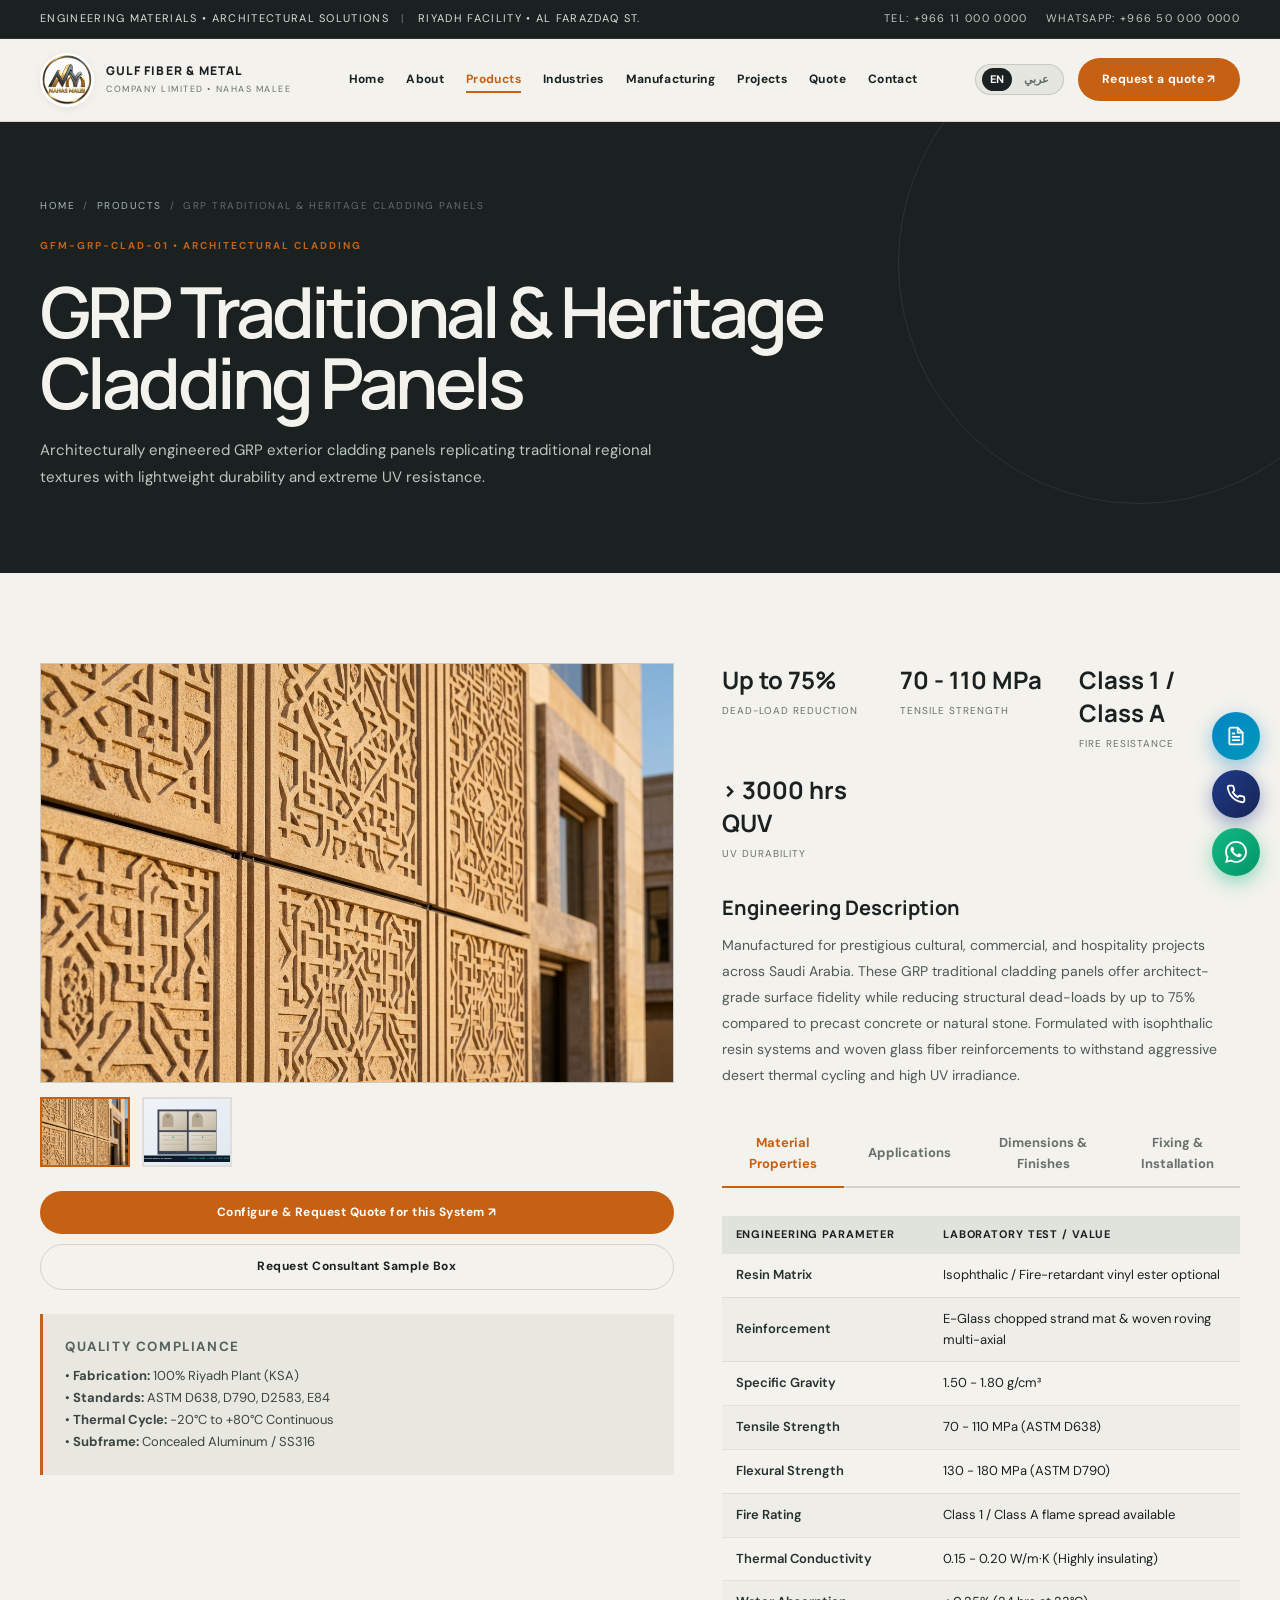
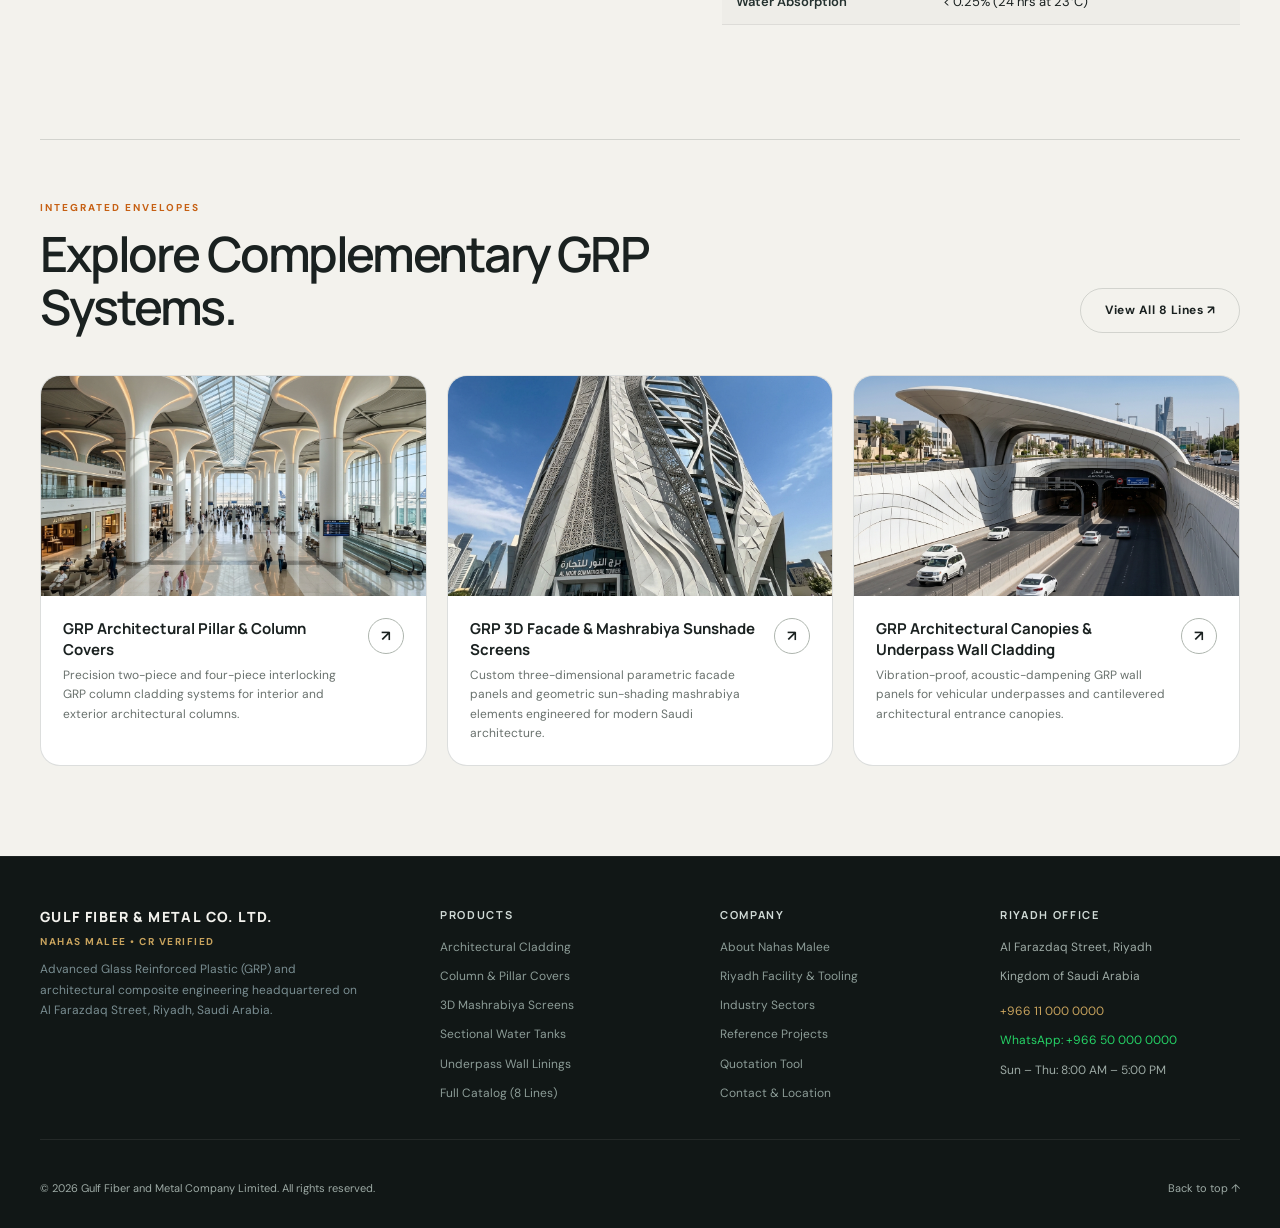
<file: product-detail.html>
<!doctype html>
<html lang="en" dir="ltr">
<head>
  <meta charset="utf-8">
  <meta name="viewport" content="width=device-width, initial-scale=1">
  <meta name="theme-color" content="#1a2120">
  <meta name="description" content="Technical Data Sheet and Engineering Specifications for Gulf Fiber and Metal GRP architectural systems. ASTM test results, resin matrix, fixing details, and dimensions.">
  <title>Technical Data Sheet &amp; Specifications | Gulf Fiber &amp; Metal Co. Ltd.</title>
  <link rel="stylesheet" href="assets/style.css">
</head>
<body>

  <!-- Topline Information Strip -->
  <div class="topline">
    <div class="wrap">
      <div>
        <span data-en="Engineering Materials • Architectural Solutions" data-ar="مواد هندسية متطورة • حلول معمارية مبتكرة">Engineering Materials • Architectural Solutions</span>
        <span style="opacity: 0.4; margin: 0 8px;">|</span>
        <span data-en="Riyadh Facility &bull; Al Farazdaq St." data-ar="مصنع الرياض &bull; شارع الفرزدق">Riyadh Facility &bull; Al Farazdaq St.</span>
      </div>
      <div class="topline-contact">
        <a href="tel:+966110000000"><span>Tel: +966 11 000 0000</span></a>
        <a href="https://wa.me/966500000000" target="_blank" rel="noopener"><span>WhatsApp: +966 50 000 0000</span></a>
      </div>
    </div>
  </div>

  <!-- Header & Navigation -->
  <header class="header">
    <nav class="nav wrap">
      <a class="brand" href="index.html" aria-label="Gulf Fiber and Metal home">
        <img src="assets/nahas-malee-logo.jpg" alt="Nahas Malee - Gulf Fiber & Metal Logo">
        <div class="brandtext">
          <strong>GULF FIBER &amp; METAL</strong>
          <small>COMPANY LIMITED • NAHAS MALEE</small>
        </div>
      </a>
      
      <button class="menu" data-menu aria-label="Open menu" aria-expanded="false">☰</button>
      
      <div class="links" data-links>
        <a href="index.html" data-en="Home" data-ar="الرئيسية">Home</a>
        <a href="about.html" data-en="About" data-ar="عن الشركة">About</a>
        <a href="products.html" class="active" data-en="Products" data-ar="المنتجات">Products</a>
        <a href="industries.html" data-en="Industries" data-ar="القطاعات">Industries</a>
        <a href="manufacturing.html" data-en="Manufacturing" data-ar="التصنيع">Manufacturing</a>
        <a href="projects.html" data-en="Projects" data-ar="المشاريع">Projects</a>
        <a href="quote.html" data-en="Quote" data-ar="طلب تسعيرة">Quote</a>
        <a href="contact.html" data-en="Contact" data-ar="اتصل بنا">Contact</a>
      </div>

      <div class="nav-actions">
        <div class="lang-toggle" aria-label="Language selector">
          <button type="button" class="lang-btn active" data-lang="en">EN</button>
          <button type="button" class="lang-btn" data-lang="ar">عربي</button>
        </div>
        <a class="navcta" href="quote.html">
          <span data-en="Request a quote ↗" data-ar="طلب عرض سعر ↗">Request a quote ↗</span>
        </a>
      </div>
    </nav>
  </header>

  <main>
    <!-- Product Detail Hero -->
    <section class="page-hero">
      <div class="wrap">
        <div class="breadcrumb">
          <a href="index.html" data-en="Home" data-ar="الرئيسية">Home</a>
          <span>/</span>
          <a href="products.html" data-en="Products" data-ar="المنتجات">Products</a>
          <span>/</span>
          <span id="pdpBreadcrumbTitle">Technical Data Sheet</span>
        </div>
        <div class="kicker" id="pdpCategoryBadge">Architectural Cladding</div>
        <h1 id="pdpMainTitle">GRP Traditional &amp; Heritage Cladding Panels</h1>
        <p id="pdpLeadDesc">Architecturally engineered GRP exterior cladding panels replicating traditional regional textures with lightweight durability and extreme UV resistance.</p>
      </div>
    </section>

    <!-- Product Technical View -->
    <section class="section">
      <div class="wrap">
        <div class="pdp-grid">
          <!-- Left: Gallery & CAD Viewer -->
          <div class="pdp-gallery">
            <div class="pdp-main-img">
              <img id="pdpActiveImage" src="assets/images/prod-cladding.jpg" alt="Product Image">
            </div>
            <div class="pdp-thumbs" id="pdpThumbsContainer">
              <!-- Dynamically populated -->
            </div>

            <!-- Direct Actions -->
            <div style="margin-top: 24px; display: grid; gap: 10px;">
              <a id="pdpQuoteActionBtn" class="btn" href="quote.html" style="width: 100%;">
                <span data-en="Configure &amp; Request Quote for this System ↗" data-ar="طلب تسعيرة لهذا النظام بالتحديد ↗">Configure &amp; Request Quote for this System ↗</span>
              </a>
              <a class="btn outline" style="color: var(--ink); border-color: var(--line);" href="contact.html">
                <span data-en="Request Consultant Sample Box" data-ar="طلب صندوق عينات للاستشاري">Request Consultant Sample Box</span>
              </a>
            </div>

            <!-- Quick Specs Snapshot Box -->
            <div style="background: var(--paper-card); padding: 22px; margin-top: 24px; border-left: 3px solid var(--orange);">
              <small style="text-transform: uppercase; letter-spacing: 0.12em; font-weight: 700; color: #55625e; display: block; margin-bottom: 8px;" data-en="Quality Compliance" data-ar="مطابقة الجودة">Quality Compliance</small>
              <div style="font-size: 13px; line-height: 1.7; color: #3b4542;">
                <div>&bull; <strong>Fabrication:</strong> 100% Riyadh Plant (KSA)</div>
                <div>&bull; <strong>Standards:</strong> ASTM D638, D790, D2583, E84</div>
                <div>&bull; <strong>Thermal Cycle:</strong> -20&deg;C to +80&deg;C Continuous</div>
                <div>&bull; <strong>Subframe:</strong> Concealed Aluminum / SS316</div>
              </div>
            </div>
          </div>

          <!-- Right: Deep Technical Specifications & Tabs -->
          <div class="pdp-details">
            <!-- Key Highlights Metrics Grid -->
            <div class="stats" id="pdpHighlightsGrid" style="margin-top: 0; padding-top: 0; border-top: none; margin-bottom: 30px;">
              <!-- Highlights populated dynamically -->
            </div>

            <!-- Comprehensive Narrative -->
            <div style="margin-bottom: 32px;">
              <h3 style="font: 700 20px 'Manrope'; margin: 0 0 12px;" data-en="Engineering Description" data-ar="الوصف الهندسي والمواصفات">Engineering Description</h3>
              <p id="pdpFullDesc" style="color: #4f5a57; font-size: 14px; line-height: 1.85; margin: 0;"></p>
            </div>

            <!-- Interactive Specification Tabs -->
            <div class="tab-nav">
              <button type="button" class="tab-btn active" data-tab="tab-specs" data-en="Material Properties" data-ar="الخصائص الميكانيكية">Material Properties</button>
              <button type="button" class="tab-btn" data-tab="tab-applications" data-en="Applications" data-ar="مجالات الاستخدام">Applications</button>
              <button type="button" class="tab-btn" data-tab="tab-dimensions" data-en="Dimensions &amp; Finishes" data-ar="المقاسات والتشطيب">Dimensions &amp; Finishes</button>
              <button type="button" class="tab-btn" data-tab="tab-fixing" data-en="Fixing &amp; Installation" data-ar="طريقة التثبيت">Fixing &amp; Installation</button>
            </div>

            <!-- Tab 1: Specs Table -->
            <div class="tab-pane active" id="tab-specs">
              <table class="specs-table" id="pdpSpecsTable">
                <thead>
                  <tr>
                    <th data-en="Engineering Parameter" data-ar="المعيار الهندسي">Engineering Parameter</th>
                    <th data-en="Laboratory Test / Value" data-ar="القيمة المعملية والمواصفة">Laboratory Test / Value</th>
                  </tr>
                </thead>
                <tbody id="pdpSpecsTbody">
                  <!-- Dynamically populated -->
                </tbody>
              </table>
            </div>

            <!-- Tab 2: Applications -->
            <div class="tab-pane" id="tab-applications">
              <div style="background: var(--paper-card); padding: 24px;">
                <h4 style="font: 700 16px 'Manrope'; margin: 0 0 16px;" data-en="Approved Architectural &amp; Civil Uses" data-ar="الاستخدامات المعمارية والإنشائية المعتمدة">Approved Architectural &amp; Civil Uses</h4>
                <ul id="pdpApplicationsList" style="margin: 0; padding-left: 20px; font-size: 14px; line-height: 2; color: #44504d;">
                  <!-- Dynamically populated -->
                </ul>
              </div>
            </div>

            <!-- Tab 3: Dimensions & Finishes -->
            <div class="tab-pane" id="tab-dimensions">
              <div style="background: var(--paper-card); padding: 24px; display: grid; gap: 20px;">
                <div>
                  <h4 style="font: 700 15px 'Manrope'; margin: 0 0 6px;" data-en="Standard Modules &amp; Tolerances" data-ar="المقاسات القياسية وسماكات التشكيل">Standard Modules &amp; Tolerances</h4>
                  <p id="pdpDimensionsText" style="font-size: 13px; line-height: 1.7; color: #495652; margin: 0;"></p>
                </div>
                <div>
                  <h4 style="font: 700 15px 'Manrope'; margin: 0 0 6px;" data-en="Surface Finishes &amp; Color Tones" data-ar="التشطيبات السطحية ومطابقة الألوان">Surface Finishes &amp; Color Tones</h4>
                  <p id="pdpFinishesText" style="font-size: 13px; line-height: 1.7; color: #495652; margin: 0;"></p>
                </div>
              </div>
            </div>

            <!-- Tab 4: Fixing & Subframe -->
            <div class="tab-pane" id="tab-fixing">
              <div style="background: var(--paper-card); padding: 24px;">
                <h4 style="font: 700 15px 'Manrope'; margin: 0 0 8px;" data-en="Concealed Structural Anchorage Method" data-ar="طريقة التثبيت الإنشائي بمرابط مخفية">Concealed Structural Anchorage Method</h4>
                <p id="pdpFixingText" style="font-size: 13px; line-height: 1.75; color: #495652; margin: 0 0 16px;"></p>
                <div style="border-top: 1px solid var(--line); padding-top: 14px; font-size: 12px; color: #697672;">
                  <span data-en="* Note: Complete structural wind-load calculation submittals and shop drawings are prepared by Gulf Fiber &amp; Metal engineering for every project." data-ar="* ملاحظة: يتم إعداد حسابات أحمال الرياح والمخططات التنفيذية من قبل الإدارة الهندسية لشركة الخليج لكل مشروع.">* Note: Complete structural wind-load calculation submittals and shop drawings are prepared by Gulf Fiber &amp; Metal engineering for every project.</span>
                </div>
              </div>
            </div>
          </div>
        </div>

        <!-- Related Systems Section -->
        <div style="margin-top: 90px; border-top: 1px solid var(--line); padding-top: 60px;">
          <div class="section-head">
            <div>
              <div class="kicker" data-en="Integrated Envelopes" data-ar="أنظمة متكاملة">Integrated Envelopes</div>
              <h2 data-en="Explore Complementary GRP Systems." data-ar="استكشف أنظمة فيبرجلاس تكميلية.">Explore Complementary GRP Systems.</h2>
            </div>
            <a class="btn outline" style="color: var(--ink); border-color: var(--line);" href="products.html" data-en="View All 8 Lines ↗" data-ar="عرض كافة المنتجات ↗">View All 8 Lines ↗</a>
          </div>

          <div class="products" id="pdpRelatedContainer">
            <!-- Dynamically populated with related products -->
          </div>
        </div>
      </div>
    </section>
  </main>

  <!-- Global Footer -->
  <footer class="footer">
    <div class="wrap">
      <div class="footer-top">
        <div class="footer-brand">
          <strong>GULF FIBER &amp; METAL CO. LTD.</strong>
          <small style="color: var(--gold); letter-spacing: 0.15em; font-weight: 700;">NAHAS MALEE • CR VERIFIED</small>
          <p data-en="Advanced Glass Reinforced Plastic (GRP) and architectural composite engineering headquartered on Al Farazdaq Street, Riyadh, Saudi Arabia." data-ar="هندسة وتصنيع المواد المركبة والفيبرجلاس المتقدم، المقر الرئيسي في شارع الفرزدق، الرياض، المملكة العربية السعودية.">Advanced Glass Reinforced Plastic (GRP) and architectural composite engineering headquartered on Al Farazdaq Street, Riyadh, Saudi Arabia.</p>
        </div>

        <div class="footer-col">
          <h4 data-en="Products" data-ar="المنتجات">Products</h4>
          <div class="footer-links">
            <a href="product-detail.html?id=grp-traditional-cladding" data-en="Architectural Cladding" data-ar="التكسيات المعمارية">Architectural Cladding</a>
            <a href="product-detail.html?id=grp-pillar-covers" data-en="Column & Pillar Covers" data-ar="أغطية الأعمدة">Column & Pillar Covers</a>
            <a href="product-detail.html?id=grp-facade-elements" data-en="3D Mashrabiya Screens" data-ar="المشربيات والواجهات">3D Mashrabiya Screens</a>
            <a href="product-detail.html?id=grp-sectional-water-tanks" data-en="Sectional Water Tanks" data-ar="خزانات المياه المقطعية">Sectional Water Tanks</a>
            <a href="product-detail.html?id=grp-canopies-underpass" data-en="Underpass Wall Linings" data-ar="تكسيات الأنفاق">Underpass Wall Linings</a>
            <a href="products.html" data-en="Full Catalog (8 Lines)" data-ar="كافة المنتجات (8 خطوط)">Full Catalog (8 Lines)</a>
          </div>
        </div>

        <div class="footer-col">
          <h4 data-en="Company" data-ar="الشركة">Company</h4>
          <div class="footer-links">
            <a href="about.html" data-en="About Nahas Malee" data-ar="عن نحاس مالي">About Nahas Malee</a>
            <a href="manufacturing.html" data-en="Riyadh Facility & Tooling" data-ar="مصنع الرياض والقوالب">Riyadh Facility & Tooling</a>
            <a href="industries.html" data-en="Industry Sectors" data-ar="القطاعات المستفيدة">Industry Sectors</a>
            <a href="projects.html" data-en="Reference Projects" data-ar="المشاريع المرجعية">Reference Projects</a>
            <a href="quote.html" data-en="Quotation Tool" data-ar="حاسبة الأسعار">Quotation Tool</a>
            <a href="contact.html" data-en="Contact & Location" data-ar="الموقع والاتصال">Contact & Location</a>
          </div>
        </div>

        <div class="footer-col">
          <h4 data-en="Riyadh Office" data-ar="مكتب الرياض">Riyadh Office</h4>
          <div class="footer-links" style="font-size: 12px; color: #9daaa5;">
            <div>Al Farazdaq Street, Riyadh</div>
            <div>Kingdom of Saudi Arabia</div>
            <div style="margin-top: 6px;"><a href="tel:+966110000000" style="color: var(--gold);">+966 11 000 0000</a></div>
            <div><a href="https://wa.me/966500000000" target="_blank" rel="noopener" style="color: #25D366;">WhatsApp: +966 50 000 0000</a></div>
            <div>Sun &ndash; Thu: 8:00 AM &ndash; 5:00 PM</div>
          </div>
        </div>
      </div>

      <div class="footer-bottom">
        <div>
          <span>&copy; <span data-year></span> Gulf Fiber and Metal Company Limited. All rights reserved.</span>
        </div>
        <div style="display: flex; gap: 20px;">
          <a href="#top" onclick="window.scrollTo({top:0,behavior:'smooth'});return false" data-en="Back to top ↑" data-ar="إلى الأعلى ↑">Back to top ↑</a>
        </div>
      </div>
    </div>
  </footer>

    <!-- Floating Quick Actions -->
  <div class="floating" aria-label="Quick contact channels">
    <a class="floatbtn float-top" href="#top" onclick="window.scrollTo({top: 0, behavior: 'smooth'}); return false;" title="Back to top" aria-label="Back to top">
      <svg width="20" height="20" viewBox="0 0 24 24" fill="none" stroke="currentColor" stroke-width="2.5" stroke-linecap="round" stroke-linejoin="round">
        <line x1="12" y1="19" x2="12" y2="5"></line>
        <polyline points="5 12 12 5 19 12"></polyline>
      </svg>
    </a>
    <a class="floatbtn float-quote" href="quote.html" title="Request an Engineering Quotation" aria-label="Request a quote">
      <svg width="20" height="20" viewBox="0 0 24 24" fill="none" stroke="currentColor" stroke-width="2.2" stroke-linecap="round" stroke-linejoin="round">
        <path d="M14 2H6a2 2 0 0 0-2 2v16a2 2 0 0 0 2 2h12a2 2 0 0 0 2-2V8z"></path>
        <polyline points="14 2 14 8 20 8"></polyline>
        <line x1="16" y1="13" x2="8" y2="13"></line>
        <line x1="16" y1="17" x2="8" y2="17"></line>
        <line x1="10" y1="9" x2="8" y2="9"></line>
      </svg>
    </a>
    <a class="floatbtn float-phone" href="tel:+966110000000" title="Call Riyadh Estimating Desk" aria-label="Call office">
      <svg width="20" height="20" viewBox="0 0 24 24" fill="none" stroke="currentColor" stroke-width="2.2" stroke-linecap="round" stroke-linejoin="round">
        <path d="M22 16.92v3a2 2 0 0 1-2.18 2 19.79 19.79 0 0 1-8.63-3.07 19.5 19.5 0 0 1-6-6 19.79 19.79 0 0 1-3.07-8.67A2 2 0 0 1 4.11 2h3a2 2 0 0 1 2 1.72 12.84 12.84 0 0 0 .7 2.81 2 2 0 0 1-.45 2.11L8.09 9.91a16 16 0 0 0 6 6l1.27-1.27a2 2 0 0 1 2.11-.45 12.84 12.84 0 0 0 2.81.7A2 2 0 0 1 22 16.92z"></path>
      </svg>
    </a>
    <a class="floatbtn float-wa" href="https://wa.me/966500000000?text=Hello%20Gulf%20Fiber%20and%20Metal%20Company.%20I%20would%20like%20to%20inquire%20about%20GRP%20products." target="_blank" rel="noopener" title="WhatsApp Riyadh Estimator" aria-label="WhatsApp">
      <svg width="22" height="22" viewBox="0 0 24 24" fill="currentColor">
        <path d="M17.472 14.382c-.297-.149-1.758-.867-2.03-.967-.273-.099-.471-.148-.67.15-.197.297-.767.966-.94 1.164-.173.199-.347.223-.644.075-.297-.15-1.255-.463-2.39-1.475-.883-.788-1.48-1.761-1.653-2.059-.173-.297-.018-.458.13-.606.134-.133.298-.347.446-.52.149-.174.198-.298.298-.497.099-.198.05-.371-.025-.52-.075-.149-.669-1.612-.916-2.207-.242-.579-.487-.5-.669-.51-.173-.008-.371-.01-.57-.01-.198 0-.52.074-.792.372-.272.297-1.04 1.016-1.04 2.479 0 1.462 1.065 2.875 1.213 3.074.149.198 2.096 3.2 5.077 4.487.709.306 1.262.489 1.694.625.712.227 1.36.195 1.871.118.571-.085 1.758-.719 2.006-1.413.248-.694.248-1.289.173-1.413-.074-.124-.272-.198-.57-.347m-5.421 7.403h-.004a9.87 9.87 0 01-5.031-1.378l-.361-.214-3.741.982.998-3.648-.235-.374a9.86 9.86 0 01-1.51-5.26c.001-5.45 4.436-9.884 9.888-9.884 2.64 0 5.122 1.03 6.988 2.898a9.825 9.825 0 012.893 6.994c-.003 5.45-4.437 9.884-9.885 9.884m8.413-18.297A11.815 11.815 0 0012.05 0C5.495 0 .16 5.335.157 11.892c0 2.096.547 4.142 1.588 5.945L.057 24l6.305-1.654a11.882 11.882 0 005.683 1.448h.005c6.554 0 11.89-5.335 11.893-11.893a11.821 11.821 0 00-3.48-8.413z"/>
      </svg>
    </a>
  </div>

  <script src="assets/products-data.js"></script>
  <script src="assets/site.js"></script>
  <script>
    // Dynamic Product Detail Loader
    document.addEventListener('DOMContentLoaded', () => {
      const urlParams = new URLSearchParams(window.location.search);
      const prodId = urlParams.get('id') || 'grp-traditional-cladding';

      function loadProductDetail() {
        const data = (typeof PRODUCTS_DATA !== 'undefined' ? PRODUCTS_DATA : (window.PRODUCTS_DATA || []));
        if (!data || !data.length) return;
        const isAr = document.documentElement.lang === 'ar';
        const product = data.find(p => p.id === prodId) || data[0];

        // Header / Breadcrumb
        const title = isAr ? (product.nameAr || product.name) : product.name;
        const desc = isAr ? (product.shortDescAr || product.shortDesc) : product.shortDesc;
        const fullDesc = isAr ? (product.fullDescAr || product.fullDesc) : product.fullDesc;
        const catName = isAr ? (product.categoryNameAr || product.categoryName) : product.categoryName;

        document.title = `${title} | Gulf Fiber & Metal Co. Ltd.`;
        document.getElementById('pdpBreadcrumbTitle').textContent = title;
        document.getElementById('pdpCategoryBadge').textContent = `${product.sku} • ${catName}`;
        document.getElementById('pdpMainTitle').textContent = title;
        document.getElementById('pdpLeadDesc').textContent = desc;
        document.getElementById('pdpFullDesc').textContent = fullDesc;

        // Quote link with prefilled subject
        const quoteBtn = document.getElementById('pdpQuoteActionBtn');
        if (quoteBtn) {
          quoteBtn.href = `quote.html?product=${product.id}`;
        }

        // Active Image & Thumbs
        const mainImg = document.getElementById('pdpActiveImage');
        mainImg.src = product.image;
        mainImg.alt = title;

        const thumbsContainer = document.getElementById('pdpThumbsContainer');
        thumbsContainer.innerHTML = `
          <div class="pdp-thumb active" data-img="${product.image}">
            <img src="${product.image}" alt="Finished Product Photo">
          </div>
          <div class="pdp-thumb" data-img="${product.cadImage}">
            <img src="${product.cadImage}" alt="Engineering CAD Drawing">
          </div>
        `;

        thumbsContainer.querySelectorAll('.pdp-thumb').forEach(thumb => {
          thumb.addEventListener('click', () => {
            thumbsContainer.querySelectorAll('.pdp-thumb').forEach(t => t.classList.remove('active'));
            thumb.classList.add('active');
            mainImg.src = thumb.getAttribute('data-img');
          });
        });

        // Highlights Grid
        const highlightsContainer = document.getElementById('pdpHighlightsGrid');
        if (product.highlights && product.highlights.length) {
          highlightsContainer.innerHTML = product.highlights.map(h => {
            const label = isAr ? (h.labelAr || h.label) : h.label;
            return `
              <div class="stat">
                <strong>${h.value}</strong>
                <span>${label}</span>
              </div>
            `;
          }).join('');
        }

        // Specifications Table
        const specsTbody = document.getElementById('pdpSpecsTbody');
        if (product.specifications) {
          specsTbody.innerHTML = Object.entries(product.specifications).map(([key, val]) => `
            <tr>
              <td>${key}</td>
              <td>${val}</td>
            </tr>
          `).join('');
        }

        // Applications List
        const appsList = document.getElementById('pdpApplicationsList');
        const apps = isAr ? (product.applicationsAr || product.applications) : product.applications;
        if (apps && apps.length) {
          appsList.innerHTML = apps.map(app => `<li>${app}</li>`).join('');
        }

        // Dimensions Text
        const dimText = isAr ? (product.dimensionsAr || product.dimensions) : product.dimensions;
        document.getElementById('pdpDimensionsText').textContent = dimText || 'Engineered per architectural drawings.';

        // Finishes Text
        const finText = isAr ? (product.finishesAr || product.finishes) : product.finishes;
        document.getElementById('pdpFinishesText').textContent = finText || 'Custom gelcoats and RAL color specifications.';

        // Fixing Text
        const fixText = isAr ? (product.fixingMethodAr || product.fixingMethod) : product.fixingMethod;
        document.getElementById('pdpFixingText').textContent = fixText || 'Concealed mechanical subframe brackets.';

        // Related Products Container
        const relatedContainer = document.getElementById('pdpRelatedContainer');
        const related = PRODUCTS_DATA.filter(p => p.id !== product.id).slice(0, 3);
        relatedContainer.innerHTML = related.map(p => {
          const rTitle = isAr ? (p.nameAr || p.name) : p.name;
          const rDesc = isAr ? (p.shortDescAr || p.shortDesc) : p.shortDesc;
          return `
            <article class="product reveal visible">
              <div class="product-img">
                <img loading="lazy" src="${p.image}" alt="${rTitle}">
              </div>
              <div class="product-info">
                <div>
                  <h3 style="font: 700 15px 'Manrope'; margin: 0 0 6px;">${rTitle}</h3>
                  <p style="font-size: 12px; line-height: 1.6; color: #69716d; margin: 0;">${rDesc}</p>
                </div>
                <a class="arrow" href="product-detail.html?id=${p.id}" aria-label="View specifications for ${rTitle}">↗</a>
              </div>
            </article>
          `;
        }).join('');
      }

      // Initial Call
      loadProductDetail();

      // Tab Switching
      document.querySelectorAll('.tab-btn').forEach(btn => {
        btn.addEventListener('click', () => {
          document.querySelectorAll('.tab-btn').forEach(b => b.classList.remove('active'));
          document.querySelectorAll('.tab-pane').forEach(p => p.classList.remove('active'));
          btn.classList.add('active');
          const target = btn.getAttribute('data-tab');
          const pane = document.getElementById(target);
          if (pane) pane.classList.add('active');
        });
      });

      // Update when language changes
      window.addEventListener('languageChanged', loadProductDetail);
    });
  </script>
</body>
</html>
</file>
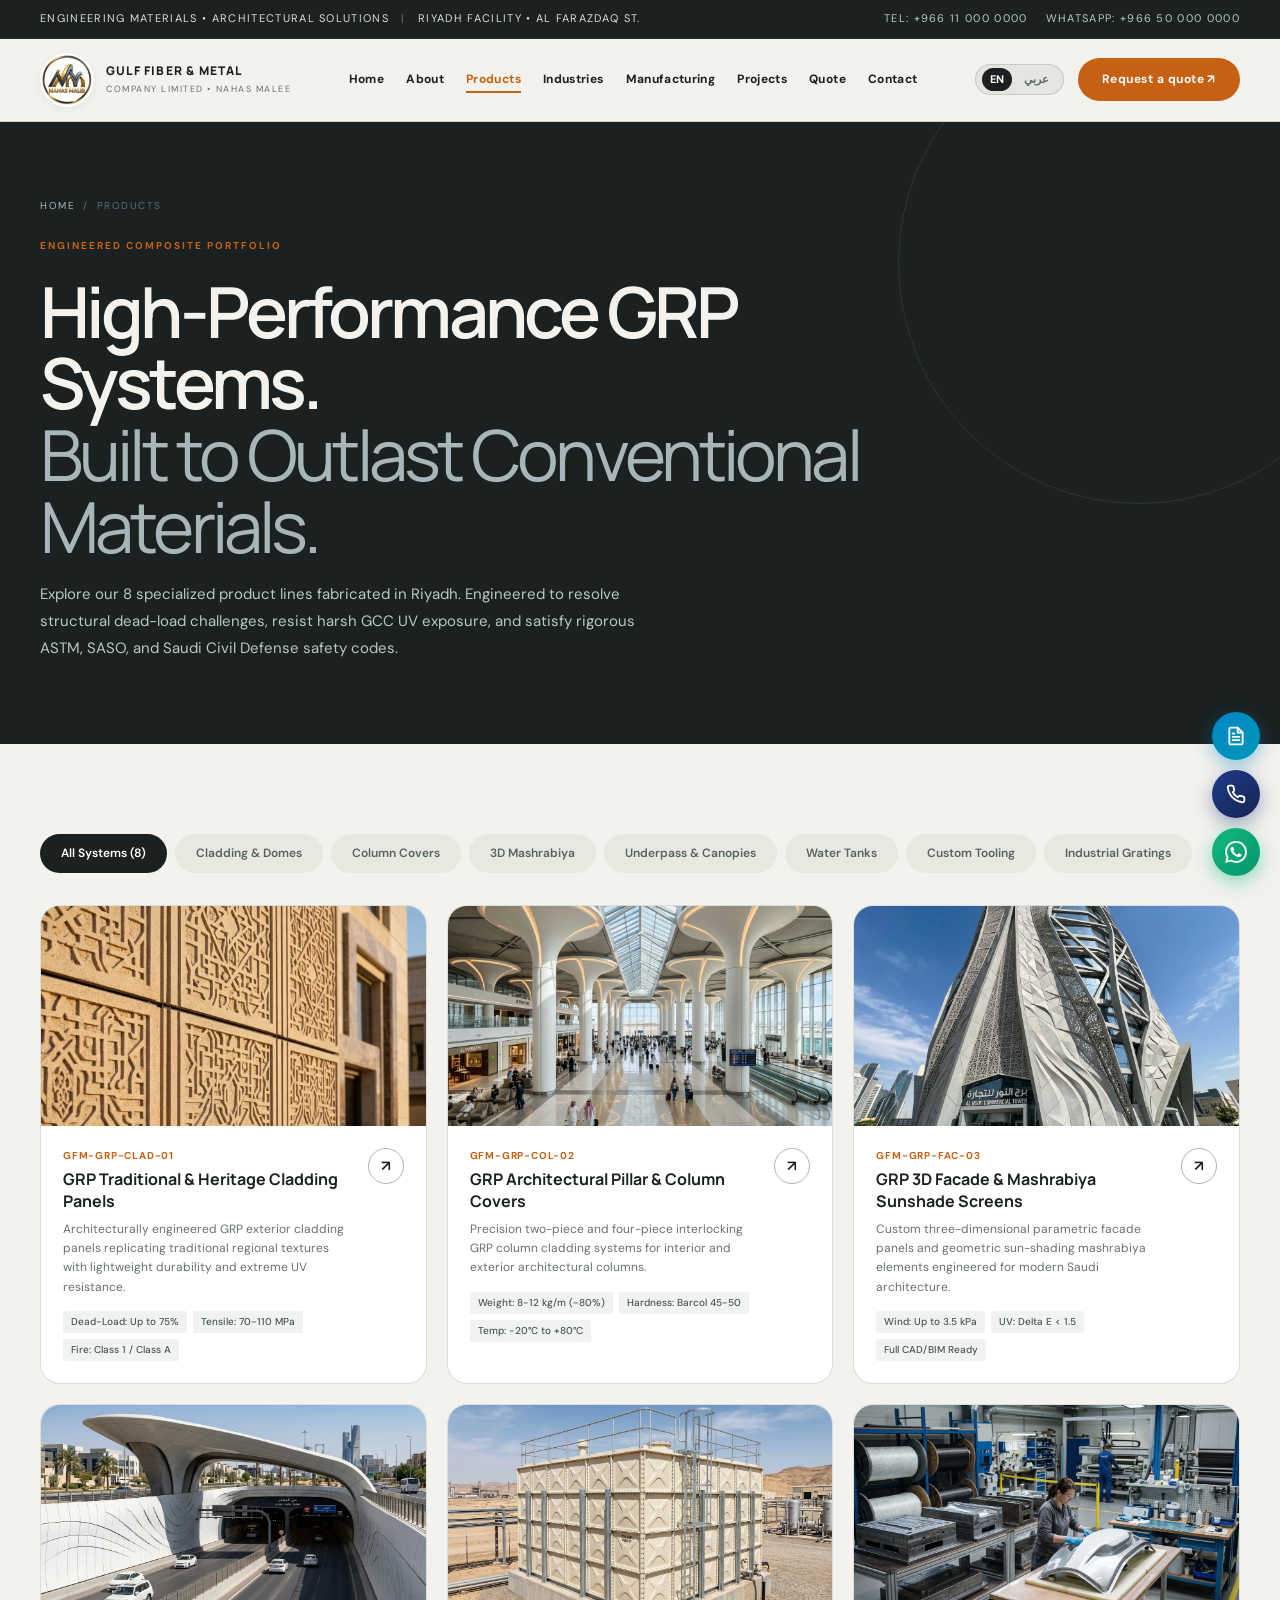
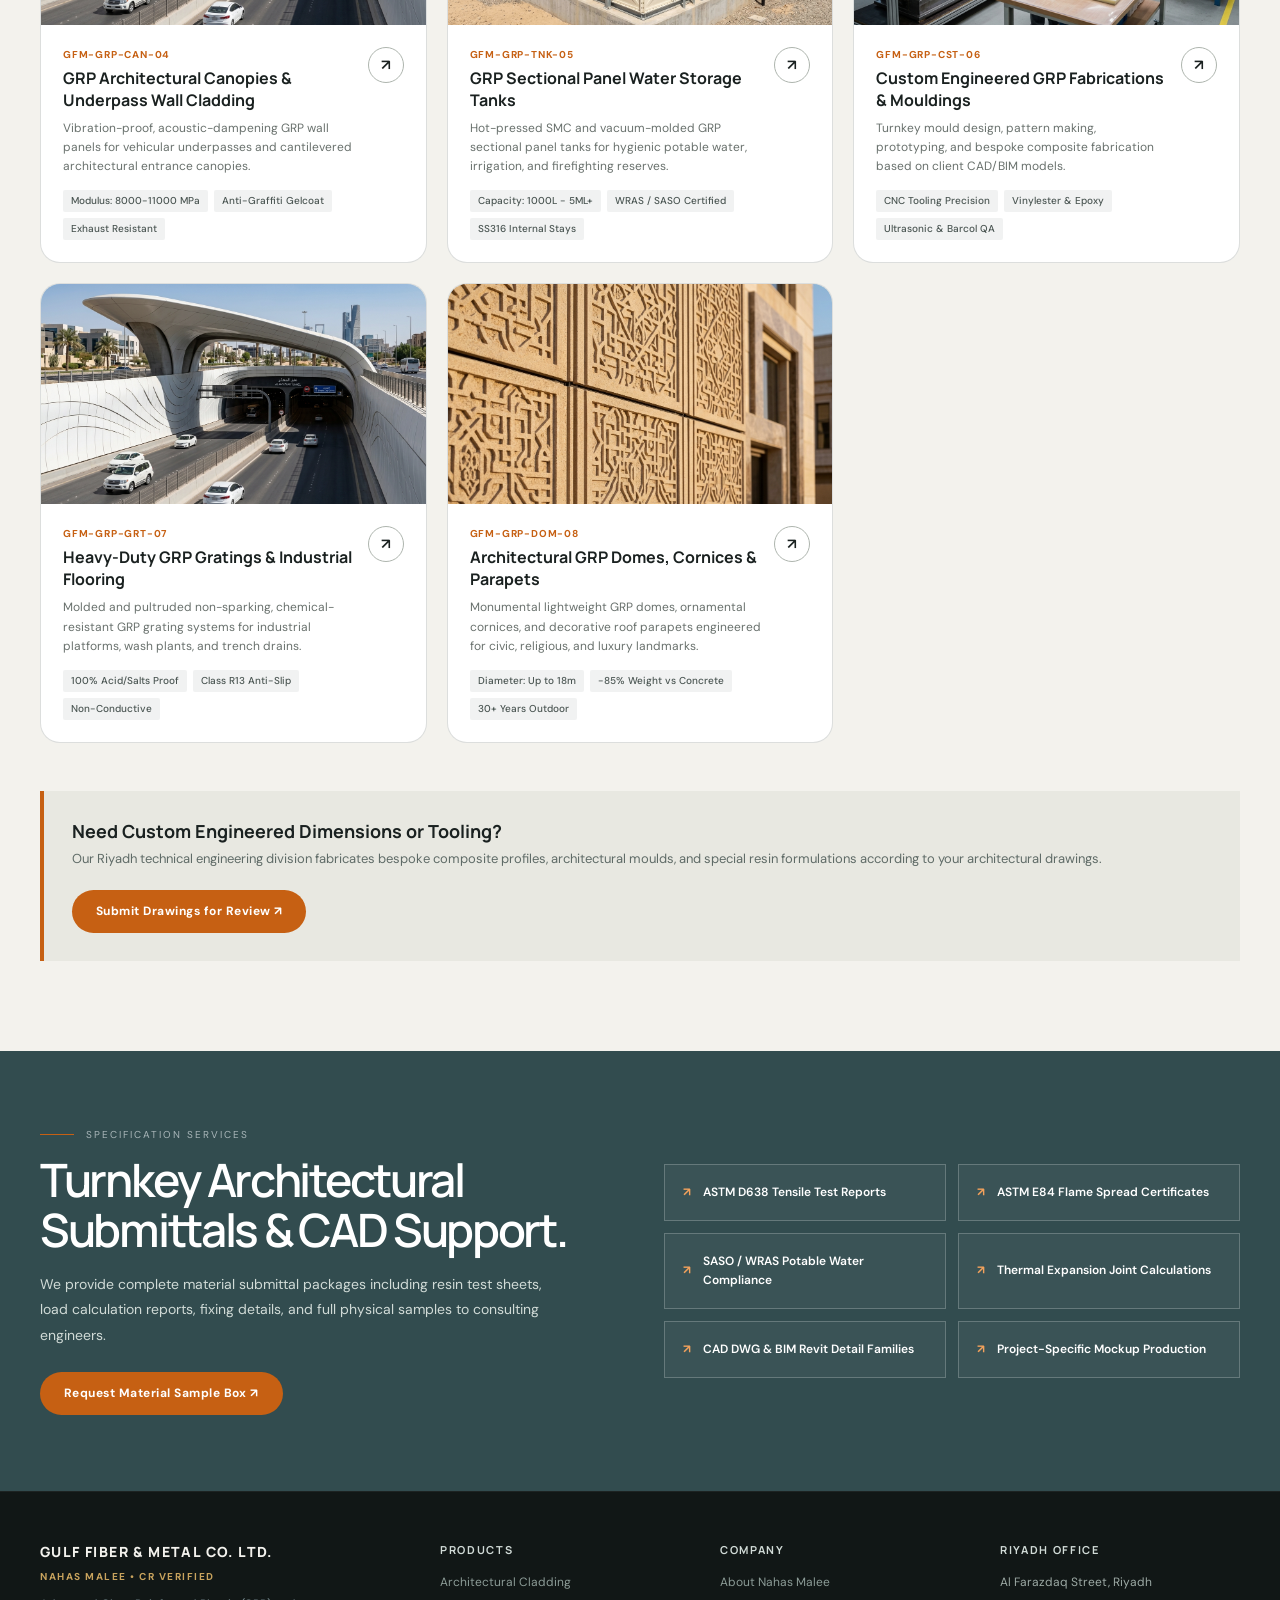
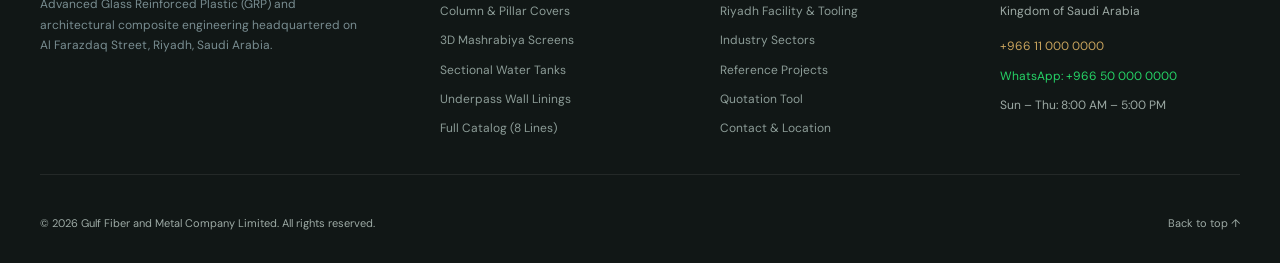
<file: products.html>
<!doctype html>
<html lang="en" dir="ltr">
<head>
  <meta charset="utf-8">
  <meta name="viewport" content="width=device-width, initial-scale=1">
  <meta name="theme-color" content="#1a2120">
  <meta name="description" content="Comprehensive catalogue of Glass Reinforced Plastic (GRP) products manufactured in Riyadh by Gulf Fiber & Metal: Cladding panels, column covers, 3D facades, water tanks, canopies, gratings.">
  <title>Products &amp; Composite Systems | Gulf Fiber &amp; Metal Co. Ltd.</title>
  <link rel="stylesheet" href="assets/style.css">
</head>
<body>

  <!-- Topline Information Strip -->
  <div class="topline">
    <div class="wrap">
      <div>
        <span data-en="Engineering Materials • Architectural Solutions" data-ar="مواد هندسية متطورة • حلول معمارية مبتكرة">Engineering Materials • Architectural Solutions</span>
        <span style="opacity: 0.4; margin: 0 8px;">|</span>
        <span data-en="Riyadh Facility &bull; Al Farazdaq St." data-ar="مصنع الرياض &bull; شارع الفرزدق">Riyadh Facility &bull; Al Farazdaq St.</span>
      </div>
      <div class="topline-contact">
        <a href="tel:+966110000000"><span>Tel: +966 11 000 0000</span></a>
        <a href="https://wa.me/966500000000" target="_blank" rel="noopener"><span>WhatsApp: +966 50 000 0000</span></a>
      </div>
    </div>
  </div>

  <!-- Header & Navigation -->
  <header class="header">
    <nav class="nav wrap">
      <a class="brand" href="index.html" aria-label="Gulf Fiber and Metal home">
        <img src="assets/nahas-malee-logo.jpg" alt="Nahas Malee - Gulf Fiber & Metal Logo">
        <div class="brandtext">
          <strong>GULF FIBER &amp; METAL</strong>
          <small>COMPANY LIMITED • NAHAS MALEE</small>
        </div>
      </a>
      
      <button class="menu" data-menu aria-label="Open menu" aria-expanded="false">☰</button>
      
      <div class="links" data-links>
        <a href="index.html" data-en="Home" data-ar="الرئيسية">Home</a>
        <a href="about.html" data-en="About" data-ar="عن الشركة">About</a>
        <a href="products.html" class="active" data-en="Products" data-ar="المنتجات">Products</a>
        <a href="industries.html" data-en="Industries" data-ar="القطاعات">Industries</a>
        <a href="manufacturing.html" data-en="Manufacturing" data-ar="التصنيع">Manufacturing</a>
        <a href="projects.html" data-en="Projects" data-ar="المشاريع">Projects</a>
        <a href="quote.html" data-en="Quote" data-ar="طلب تسعيرة">Quote</a>
        <a href="contact.html" data-en="Contact" data-ar="اتصل بنا">Contact</a>
      </div>

      <div class="nav-actions">
        <div class="lang-toggle" aria-label="Language selector">
          <button type="button" class="lang-btn active" data-lang="en">EN</button>
          <button type="button" class="lang-btn" data-lang="ar">عربي</button>
        </div>
        <a class="navcta" href="quote.html">
          <span data-en="Request a quote ↗" data-ar="طلب عرض سعر ↗">Request a quote ↗</span>
        </a>
      </div>
    </nav>
  </header>

  <main>
    <!-- Page Hero Banner -->
    <section class="page-hero">
      <div class="wrap">
        <div class="breadcrumb">
          <a href="index.html" data-en="Home" data-ar="الرئيسية">Home</a>
          <span>/</span>
          <span data-en="Products" data-ar="المنتجات">Products</span>
        </div>
        <div class="kicker" data-en="Engineered Composite Portfolio" data-ar="كتالوج المنتجات المركبة المتقدمة">Engineered Composite Portfolio</div>
        <h1 data-en="High-Performance GRP Systems.<br><em>Built to Outlast Conventional Materials.</em>" data-ar="أنظمة فيبرجلاس متطورة.<br><em>صُممت لتتفوق على المواد التقليدية.</em>">High-Performance GRP Systems.<br><em>Built to Outlast Conventional Materials.</em></h1>
        <p data-en="Explore our 8 specialized product lines fabricated in Riyadh. Engineered to resolve structural dead-load challenges, resist harsh GCC UV exposure, and satisfy rigorous ASTM, SASO, and Saudi Civil Defense safety codes." data-ar="استكشف خطوط إنتاجنا الثمانية المصنعة في الرياض. صُممت لحل مشكلات الأحمال الهيكلية، ومقاومة أشعة الشمس القاسية والحرارة، مع التوافق الكامل مع أكواد البناء والدفاع المدني.">Explore our 8 specialized product lines fabricated in Riyadh. Engineered to resolve structural dead-load challenges, resist harsh GCC UV exposure, and satisfy rigorous ASTM, SASO, and Saudi Civil Defense safety codes.</p>
      </div>
    </section>

    <!-- Product Catalog Section -->
    <section class="section">
      <div class="wrap">
        <!-- Interactive Category Filter Bar -->
        <div class="filter-bar" id="categoryFilterBar">
          <button type="button" class="filter-btn active" data-filter="all" data-en="All Systems (8)" data-ar="جميع الأنظمة (8)">All Systems (8)</button>
          <button type="button" class="filter-btn" data-filter="cladding" data-en="Cladding &amp; Domes" data-ar="التكسيات والقباب">Cladding &amp; Domes</button>
          <button type="button" class="filter-btn" data-filter="pillars" data-en="Column Covers" data-ar="أغطية الأعمدة">Column Covers</button>
          <button type="button" class="filter-btn" data-filter="facade" data-en="3D Mashrabiya" data-ar="المشربيات ثلاثية الأبعاد">3D Mashrabiya</button>
          <button type="button" class="filter-btn" data-filter="canopies" data-en="Underpass &amp; Canopies" data-ar="الأنفاق والمظلات">Underpass &amp; Canopies</button>
          <button type="button" class="filter-btn" data-filter="containment" data-en="Water Tanks" data-ar="خزانات المياه">Water Tanks</button>
          <button type="button" class="filter-btn" data-filter="custom" data-en="Custom Tooling" data-ar="الهندسة والقوالب">Custom Tooling</button>
          <button type="button" class="filter-btn" data-filter="industrial" data-en="Industrial Gratings" data-ar="الأرضيات والشبكات">Industrial Gratings</button>
        </div>

        <!-- Products Grid Container (Pre-rendered for Instant Loading) -->
        <div class="products" id="productsCatalogContainer">
          
          <!-- Product 1: Cladding -->
          <article class="product reveal visible" data-category="cladding">
            <div class="product-img">
              <span class="product-badge" data-en="Architectural Cladding" data-ar="التكسيات المعمارية">Architectural Cladding</span>
              <img loading="lazy" src="assets/images/prod-cladding.jpg" alt="GRP Traditional &amp; Heritage Cladding Panels">
            </div>
            <div class="product-info">
              <div>
                <small style="color: var(--orange); font-weight: 700; letter-spacing: 0.08em; font-size: 10px; display: block; margin-bottom: 4px;">GFM-GRP-CLAD-01</small>
                <h3 data-en="GRP Traditional &amp; Heritage Cladding Panels" data-ar="ألواح التكسية التراثية والتقليدية من الفيبرجلاس">GRP Traditional &amp; Heritage Cladding Panels</h3>
                <p data-en="Architecturally engineered GRP exterior cladding panels replicating traditional regional textures with lightweight durability and extreme UV resistance." data-ar="ألواح تكسية خارجية هندسية من الفيبرجلاس تعيد إحياء النقوش التراثية بخفة وزن فائقة ومقاومة قصوى للأشعة فوق البنفسجية.">Architecturally engineered GRP exterior cladding panels replicating traditional regional textures with lightweight durability and extreme UV resistance.</p>
                <div class="product-highlights">
                  <span class="product-pill" data-en="Dead-Load: Up to 75%" data-ar="تخفيض أحمال: حتى 75%">Dead-Load: Up to 75%</span>
                  <span class="product-pill" data-en="Tensile: 70-110 MPa" data-ar="الشد: 70-110 ميغاباسكال">Tensile: 70-110 MPa</span>
                  <span class="product-pill" data-en="Fire: Class 1 / Class A" data-ar="حريق: فئة 1 / فئة A">Fire: Class 1 / Class A</span>
                </div>
              </div>
              <a class="arrow" href="product-detail.html?id=grp-traditional-cladding" aria-label="View specifications for GRP Traditional Cladding">↗</a>
            </div>
          </article>

          <!-- Product 2: Column Covers -->
          <article class="product reveal visible" data-category="pillars">
            <div class="product-img">
              <span class="product-badge" data-en="Pillar Covers" data-ar="أغطية الأعمدة">Pillar Covers</span>
              <img loading="lazy" src="assets/images/prod-pillar.jpg" alt="GRP Architectural Pillar &amp; Column Covers">
            </div>
            <div class="product-info">
              <div>
                <small style="color: var(--orange); font-weight: 700; letter-spacing: 0.08em; font-size: 10px; display: block; margin-bottom: 4px;">GFM-GRP-COL-02</small>
                <h3 data-en="GRP Architectural Pillar &amp; Column Covers" data-ar="أغطية وتكسيات الأعمدة المعمارية">GRP Architectural Pillar &amp; Column Covers</h3>
                <p data-en="Precision two-piece and four-piece interlocking GRP column cladding systems for interior and exterior architectural columns." data-ar="أنظمة تكسية وتغليف أعمدة من الفيبرجلاس بتعشيق دقيق (نصفين أو أربعة أجزاء) للأعمدة المعمارية الداخلية والخارجية.">Precision two-piece and four-piece interlocking GRP column cladding systems for interior and exterior architectural columns.</p>
                <div class="product-highlights">
                  <span class="product-pill" data-en="Weight: 8-12 kg/m (-80%)" data-ar="وزن: 8-12 كغ/م">Weight: 8-12 kg/m (-80%)</span>
                  <span class="product-pill" data-en="Hardness: Barcol 45-50" data-ar="صلادة باركول: 45-50">Hardness: Barcol 45-50</span>
                  <span class="product-pill" data-en="Temp: -20°C to +80°C" data-ar="الحرارة: -20 إلى +80°م">Temp: -20°C to +80°C</span>
                </div>
              </div>
              <a class="arrow" href="product-detail.html?id=grp-pillar-covers" aria-label="View specifications for GRP Pillar Covers">↗</a>
            </div>
          </article>

          <!-- Product 3: 3D Facades & Mashrabiya -->
          <article class="product reveal visible" data-category="facade">
            <div class="product-img">
              <span class="product-badge" data-en="Building Façade Elements" data-ar="عناصر الواجهات">Building Façade Elements</span>
              <img loading="lazy" src="assets/images/prod-facade.jpg" alt="GRP 3D Facade &amp; Mashrabiya Sunshade Screens">
            </div>
            <div class="product-info">
              <div>
                <small style="color: var(--orange); font-weight: 700; letter-spacing: 0.08em; font-size: 10px; display: block; margin-bottom: 4px;">GFM-GRP-FAC-03</small>
                <h3 data-en="GRP 3D Facade &amp; Mashrabiya Sunshade Screens" data-ar="عناصر الواجهات ثلاثية الأبعاد وشاشات المشربية">GRP 3D Facade &amp; Mashrabiya Sunshade Screens</h3>
                <p data-en="Custom three-dimensional parametric facade panels and geometric sun-shading mashrabiya elements engineered for modern Saudi architecture." data-ar="ألواح واجهات ثلاثية الأبعاد وشاشات مشربية هندسية لحجب أشعة الشمس، مصممة للمشاريع المعمارية الحديثة في المملكة.">Custom three-dimensional parametric facade panels and geometric sun-shading mashrabiya elements engineered for modern Saudi architecture.</p>
                <div class="product-highlights">
                  <span class="product-pill" data-en="Wind: Up to 3.5 kPa" data-ar="رياح: حتى 3.5 كيلو باسكال">Wind: Up to 3.5 kPa</span>
                  <span class="product-pill" data-en="UV: Delta E < 1.5" data-ar="ثبات لوني: Delta E < 1.5">UV: Delta E &lt; 1.5</span>
                  <span class="product-pill" data-en="Full CAD/BIM Ready" data-ar="متوافق مع CAD/BIM">Full CAD/BIM Ready</span>
                </div>
              </div>
              <a class="arrow" href="product-detail.html?id=grp-facade-elements" aria-label="View specifications for GRP 3D Facades">↗</a>
            </div>
          </article>

          <!-- Product 4: Underpass & Canopies -->
          <article class="product reveal visible" data-category="canopies">
            <div class="product-img">
              <span class="product-badge" data-en="Canopies &amp; Infrastructure" data-ar="المظلات والأنفاق">Canopies &amp; Infrastructure</span>
              <img loading="lazy" src="assets/images/prod-canopy.jpg" alt="GRP Architectural Canopies &amp; Underpass Wall Cladding">
            </div>
            <div class="product-info">
              <div>
                <small style="color: var(--orange); font-weight: 700; letter-spacing: 0.08em; font-size: 10px; display: block; margin-bottom: 4px;">GFM-GRP-CAN-04</small>
                <h3 data-en="GRP Architectural Canopies &amp; Underpass Wall Cladding" data-ar="المظلات المعمارية وتكسيات جدران الأنفاق">GRP Architectural Canopies &amp; Underpass Wall Cladding</h3>
                <p data-en="Vibration-proof, acoustic-dampening GRP wall panels for vehicular underpasses and cantilevered architectural entrance canopies." data-ar="ألواح جدارية مقاومة للاهتزازات والغازات للأنفاق المرورية، ومظلات معمارية كابولية مقاومة لعوامل الجو لمداخل المباني.">Vibration-proof, acoustic-dampening GRP wall panels for vehicular underpasses and cantilevered architectural entrance canopies.</p>
                <div class="product-highlights">
                  <span class="product-pill" data-en="Modulus: 8000-11000 MPa" data-ar="معامل المرونة: 8000-11000">Modulus: 8000-11000 MPa</span>
                  <span class="product-pill" data-en="Anti-Graffiti Gelcoat" data-ar="حماية من التشويه">Anti-Graffiti Gelcoat</span>
                  <span class="product-pill" data-en="Exhaust Resistant" data-ar="مقاوم للعوادم">Exhaust Resistant</span>
                </div>
              </div>
              <a class="arrow" href="product-detail.html?id=grp-canopies-underpass" aria-label="View specifications for GRP Underpass Wall Cladding">↗</a>
            </div>
          </article>

          <!-- Product 5: Sectional Water Tanks -->
          <article class="product reveal visible" data-category="containment">
            <div class="product-img">
              <span class="product-badge" data-en="Containment &amp; Storage" data-ar="خزانات السوائل والتخزين">Containment &amp; Storage</span>
              <img loading="lazy" src="assets/images/prod-tank.jpg" alt="GRP Sectional Panel Water Storage Tanks">
            </div>
            <div class="product-info">
              <div>
                <small style="color: var(--orange); font-weight: 700; letter-spacing: 0.08em; font-size: 10px; display: block; margin-bottom: 4px;">GFM-GRP-TNK-05</small>
                <h3 data-en="GRP Sectional Panel Water Storage Tanks" data-ar="خزانات المياه المقطعية من ألواح الفيبرجلاس">GRP Sectional Panel Water Storage Tanks</h3>
                <p data-en="Hot-pressed SMC and vacuum-molded GRP sectional panel tanks for hygienic potable water, irrigation, and firefighting reserves." data-ar="خزانات مياه مقطعية بنظام الألواح المضغوطة لتخزين مياه الشرب النظيفة واحتياطيات مكافحة الحريق والري.">Hot-pressed SMC and vacuum-molded GRP sectional panel tanks for hygienic potable water, irrigation, and firefighting reserves.</p>
                <div class="product-highlights">
                  <span class="product-pill" data-en="Capacity: 1000L - 5ML+" data-ar="السعة: 1000ل - 5 مليون ل+">Capacity: 1000L - 5ML+</span>
                  <span class="product-pill" data-en="WRAS / SASO Certified" data-ar="معتمد للشرب WRAS/SASO">WRAS / SASO Certified</span>
                  <span class="product-pill" data-en="SS316 Internal Stays" data-ar="شدادات ستانلس SS316">SS316 Internal Stays</span>
                </div>
              </div>
              <a class="arrow" href="product-detail.html?id=grp-sectional-water-tanks" aria-label="View specifications for GRP Water Storage Tanks">↗</a>
            </div>
          </article>

          <!-- Product 6: Custom Tooling -->
          <article class="product reveal visible" data-category="custom">
            <div class="product-img">
              <span class="product-badge" data-en="Custom Engineering" data-ar="الهندسة المخصصة">Custom Engineering</span>
              <img loading="lazy" src="assets/images/prod-custom.jpg" alt="Custom Engineered GRP Fabrications &amp; Mouldings">
            </div>
            <div class="product-info">
              <div>
                <small style="color: var(--orange); font-weight: 700; letter-spacing: 0.08em; font-size: 10px; display: block; margin-bottom: 4px;">GFM-GRP-CST-06</small>
                <h3 data-en="Custom Engineered GRP Fabrications &amp; Mouldings" data-ar="التصنيع والتطويع الهندسي المخصص للفيبرجلاس">Custom Engineered GRP Fabrications &amp; Mouldings</h3>
                <p data-en="Turnkey mould design, pattern making, prototyping, and bespoke composite fabrication based on client CAD/BIM models." data-ar="تصميم وتصنيع قوالب مخصصة، إنتاج نماذج أولية وتطويع قطع ومركبات غير نمطية وفق مخططات العميل الهندسية.">Turnkey mould design, pattern making, prototyping, and bespoke composite fabrication based on client CAD/BIM models.</p>
                <div class="product-highlights">
                  <span class="product-pill" data-en="CNC Tooling Precision" data-ar="دقة تصنيع CNC فائقة">CNC Tooling Precision</span>
                  <span class="product-pill" data-en="Vinylester &amp; Epoxy" data-ar="فينيل إستر وإيبوكسي">Vinylester &amp; Epoxy</span>
                  <span class="product-pill" data-en="Ultrasonic &amp; Barcol QA" data-ar="فحص بالموجات والصلادة">Ultrasonic &amp; Barcol QA</span>
                </div>
              </div>
              <a class="arrow" href="product-detail.html?id=grp-custom-fabrication" aria-label="View specifications for Custom GRP Fabrications">↗</a>
            </div>
          </article>

          <!-- Product 7: Industrial Gratings -->
          <article class="product reveal visible" data-category="industrial">
            <div class="product-img">
              <span class="product-badge" data-en="Industrial &amp; Drainage" data-ar="الأرضيات الصناعية والصرف">Industrial &amp; Drainage</span>
              <img loading="lazy" src="assets/images/prod-canopy.jpg" alt="Heavy-Duty GRP Gratings &amp; Industrial Flooring">
            </div>
            <div class="product-info">
              <div>
                <small style="color: var(--orange); font-weight: 700; letter-spacing: 0.08em; font-size: 10px; display: block; margin-bottom: 4px;">GFM-GRP-GRT-07</small>
                <h3 data-en="Heavy-Duty GRP Gratings &amp; Industrial Flooring" data-ar="شبكات الأرضيات الصناعية وأغطية الصرف من الفيبرجلاس">Heavy-Duty GRP Gratings &amp; Industrial Flooring</h3>
                <p data-en="Molded and pultruded non-sparking, chemical-resistant GRP grating systems for industrial platforms, wash plants, and trench drains." data-ar="شبكات أرضيات مقولبة ومسحوبة مقاومة للتآكل والأحماض وغير موصلة للكهرباء للمنصات الصناعية ومحطات المعالجة وأغطية الخنادق.">Molded and pultruded non-sparking, chemical-resistant GRP grating systems for industrial platforms, wash plants, and trench drains.</p>
                <div class="product-highlights">
                  <span class="product-pill" data-en="100% Acid/Salts Proof" data-ar="مقاومة 100% للأحماض">100% Acid/Salts Proof</span>
                  <span class="product-pill" data-en="Class R13 Anti-Slip" data-ar="مانع انزلاق فئة R13">Class R13 Anti-Slip</span>
                  <span class="product-pill" data-en="Non-Conductive" data-ar="عازل للكهرباء">Non-Conductive</span>
                </div>
              </div>
              <a class="arrow" href="product-detail.html?id=grp-gratings-drainage" aria-label="View specifications for GRP Gratings">↗</a>
            </div>
          </article>

          <!-- Product 8: Domes & Cornices -->
          <article class="product reveal visible" data-category="cladding">
            <div class="product-img">
              <span class="product-badge" data-en="Architectural Cladding &amp; Domes" data-ar="التكسيات والقباب المعمارية">Architectural Cladding &amp; Domes</span>
              <img loading="lazy" src="assets/images/prod-cladding.jpg" alt="Architectural GRP Domes, Cornices &amp; Parapets">
            </div>
            <div class="product-info">
              <div>
                <small style="color: var(--orange); font-weight: 700; letter-spacing: 0.08em; font-size: 10px; display: block; margin-bottom: 4px;">GFM-GRP-DOM-08</small>
                <h3 data-en="Architectural GRP Domes, Cornices &amp; Parapets" data-ar="القباب والكورنيشات والبارابيت المعمارية">Architectural GRP Domes, Cornices &amp; Parapets</h3>
                <p data-en="Monumental lightweight GRP domes, ornamental cornices, and decorative roof parapets engineered for civic, religious, and luxury landmarks." data-ar="قباب معمارية خفيفة الوزن وكورنيشات مزخرفة وتيجان أسطح هندسية للمساجد والمباني الحكومية والقصور والمشاريع الكبرى.">Monumental lightweight GRP domes, ornamental cornices, and decorative roof parapets engineered for civic, religious, and luxury landmarks.</p>
                <div class="product-highlights">
                  <span class="product-pill" data-en="Diameter: Up to 18m" data-ar="أقطار حتى 18 متر">Diameter: Up to 18m</span>
                  <span class="product-pill" data-en="-85% Weight vs Concrete" data-ar="-85% وزن مقارنة بالخرسانة">-85% Weight vs Concrete</span>
                  <span class="product-pill" data-en="30+ Years Outdoor" data-ar="عمر افتراضي 30+ سنة">30+ Years Outdoor</span>
                </div>
              </div>
              <a class="arrow" href="product-detail.html?id=grp-domes-cornices" aria-label="View specifications for GRP Domes and Cornices">↗</a>
            </div>
          </article>

        </div>

        <div style="margin-top: 48px; padding: 28px; background: var(--paper-card); border-left: 4px solid var(--orange); display: flex; justify-content: space-between; align-items: center; gap: 20px; flex-wrap: wrap;">
          <div>
            <h3 style="font: 700 18px 'Manrope'; margin: 0 0 6px;" data-en="Need Custom Engineered Dimensions or Tooling?" data-ar="هل تحتاج مقاسات مخصصة أو تصنيع قوالب خاصة؟">Need Custom Engineered Dimensions or Tooling?</h3>
            <p style="font-size: 13px; color: #5f6b67; margin: 0;" data-en="Our Riyadh technical engineering division fabricates bespoke composite profiles, architectural moulds, and special resin formulations according to your architectural drawings." data-ar="يقوم قسمنا الهندسي بالرياض بتصنيع قوالب خاصة وخلطات راتنجات حسب الطلب والمخططات الهندسية للمشروع.">Our Riyadh technical engineering division fabricates bespoke composite profiles, architectural moulds, and special resin formulations according to your architectural drawings.</p>
          </div>
          <a class="btn" href="quote.html" data-en="Submit Drawings for Review ↗" data-ar="إرسال المخططات للتسعير ↗">Submit Drawings for Review ↗</a>
        </div>
      </div>
    </section>

    <!-- Band -->
    <section class="band">
      <div class="wrap band-grid">
        <div class="reveal">
          <div class="eyebrow" data-en="Specification Services" data-ar="خدمات الاعتماد والمواصفات">Specification Services</div>
          <h2 data-en="Turnkey Architectural<br>Submittals &amp; CAD Support." data-ar="اعتمادات هندسية متكاملة<br>ودعم تصاميم CAD و BIM.">Turnkey Architectural<br>Submittals &amp; CAD Support.</h2>
          <p data-en="We provide complete material submittal packages including resin test sheets, load calculation reports, fixing details, and full physical samples to consulting engineers." data-ar="نوفر ملفات اعتماد متكاملة تتضمن شهادات فحص الراتنج وحسابات الأحمال وتفاصيل التثبيت وعينات فعلية للاستشاريين.">We provide complete material submittal packages including resin test sheets, load calculation reports, fixing details, and full physical samples to consulting engineers.</p>
          <a href="contact.html" class="btn" data-en="Request Material Sample Box ↗" data-ar="طلب عينات مواد فعلية ↗">Request Material Sample Box ↗</a>
        </div>
        <div class="capabilities reveal">
          <div class="cap"><i>↗</i> <span data-en="ASTM D638 Tensile Test Reports" data-ar="تقارير اختبار الشد ASTM D638">ASTM D638 Tensile Test Reports</span></div>
          <div class="cap"><i>↗</i> <span data-en="ASTM E84 Flame Spread Certificates" data-ar="شهادات مقاومة الحريق ASTM E84">ASTM E84 Flame Spread Certificates</span></div>
          <div class="cap"><i>↗</i> <span data-en="SASO / WRAS Potable Water Compliance" data-ar="مطابقة SASO و WRAS لمياه الشرب">SASO / WRAS Potable Water Compliance</span></div>
          <div class="cap"><i>↗</i> <span data-en="Thermal Expansion Joint Calculations" data-ar="حسابات فواصل التمدد الحراري">Thermal Expansion Joint Calculations</span></div>
          <div class="cap"><i>↗</i> <span data-en="CAD DWG &amp; BIM Revit Detail Families" data-ar="مكتبة ملفات DWG و Revit BIM">CAD DWG &amp; BIM Revit Detail Families</span></div>
          <div class="cap"><i>↗</i> <span data-en="Project-Specific Mockup Production" data-ar="تصنيع عينات واقعية للمشاريع">Project-Specific Mockup Production</span></div>
        </div>
      </div>
    </section>
  </main>

  <!-- Global Footer -->
  <footer class="footer">
    <div class="wrap">
      <div class="footer-top">
        <div class="footer-brand">
          <strong>GULF FIBER &amp; METAL CO. LTD.</strong>
          <small style="color: var(--gold); letter-spacing: 0.15em; font-weight: 700;">NAHAS MALEE • CR VERIFIED</small>
          <p data-en="Advanced Glass Reinforced Plastic (GRP) and architectural composite engineering headquartered on Al Farazdaq Street, Riyadh, Saudi Arabia." data-ar="هندسة وتصنيع المواد المركبة والفيبرجلاس المتقدم، المقر الرئيسي في شارع الفرزدق، الرياض، المملكة العربية السعودية.">Advanced Glass Reinforced Plastic (GRP) and architectural composite engineering headquartered on Al Farazdaq Street, Riyadh, Saudi Arabia.</p>
        </div>

        <div class="footer-col">
          <h4 data-en="Products" data-ar="المنتجات">Products</h4>
          <div class="footer-links">
            <a href="product-detail.html?id=grp-traditional-cladding" data-en="Architectural Cladding" data-ar="التكسيات المعمارية">Architectural Cladding</a>
            <a href="product-detail.html?id=grp-pillar-covers" data-en="Column & Pillar Covers" data-ar="أغطية الأعمدة">Column & Pillar Covers</a>
            <a href="product-detail.html?id=grp-facade-elements" data-en="3D Mashrabiya Screens" data-ar="المشربيات والواجهات">3D Mashrabiya Screens</a>
            <a href="product-detail.html?id=grp-sectional-water-tanks" data-en="Sectional Water Tanks" data-ar="خزانات المياه المقطعية">Sectional Water Tanks</a>
            <a href="product-detail.html?id=grp-canopies-underpass" data-en="Underpass Wall Linings" data-ar="تكسيات الأنفاق">Underpass Wall Linings</a>
            <a href="products.html" data-en="Full Catalog (8 Lines)" data-ar="كافة المنتجات (8 خطوط)">Full Catalog (8 Lines)</a>
          </div>
        </div>

        <div class="footer-col">
          <h4 data-en="Company" data-ar="الشركة">Company</h4>
          <div class="footer-links">
            <a href="about.html" data-en="About Nahas Malee" data-ar="عن نحاس مالي">About Nahas Malee</a>
            <a href="manufacturing.html" data-en="Riyadh Facility & Tooling" data-ar="مصنع الرياض والقوالب">Riyadh Facility & Tooling</a>
            <a href="industries.html" data-en="Industry Sectors" data-ar="القطاعات المستفيدة">Industry Sectors</a>
            <a href="projects.html" data-en="Reference Projects" data-ar="المشاريع المرجعية">Reference Projects</a>
            <a href="quote.html" data-en="Quotation Tool" data-ar="حاسبة الأسعار">Quotation Tool</a>
            <a href="contact.html" data-en="Contact & Location" data-ar="الموقع والاتصال">Contact & Location</a>
          </div>
        </div>

        <div class="footer-col">
          <h4 data-en="Riyadh Office" data-ar="مكتب الرياض">Riyadh Office</h4>
          <div class="footer-links" style="font-size: 12px; color: #9daaa5;">
            <div>Al Farazdaq Street, Riyadh</div>
            <div>Kingdom of Saudi Arabia</div>
            <div style="margin-top: 6px;"><a href="tel:+966110000000" style="color: var(--gold);">+966 11 000 0000</a></div>
            <div><a href="https://wa.me/966500000000" target="_blank" rel="noopener" style="color: #25D366;">WhatsApp: +966 50 000 0000</a></div>
            <div>Sun &ndash; Thu: 8:00 AM &ndash; 5:00 PM</div>
          </div>
        </div>
      </div>

      <div class="footer-bottom">
        <div>
          <span>&copy; <span data-year></span> Gulf Fiber and Metal Company Limited. All rights reserved.</span>
        </div>
        <div style="display: flex; gap: 20px;">
          <a href="#top" onclick="window.scrollTo({top:0,behavior:'smooth'});return false" data-en="Back to top ↑" data-ar="إلى الأعلى ↑">Back to top ↑</a>
        </div>
      </div>
    </div>
  </footer>

    <!-- Floating Quick Actions -->
  <div class="floating" aria-label="Quick contact channels">
    <a class="floatbtn float-top" href="#top" onclick="window.scrollTo({top: 0, behavior: 'smooth'}); return false;" title="Back to top" aria-label="Back to top">
      <svg width="20" height="20" viewBox="0 0 24 24" fill="none" stroke="currentColor" stroke-width="2.5" stroke-linecap="round" stroke-linejoin="round">
        <line x1="12" y1="19" x2="12" y2="5"></line>
        <polyline points="5 12 12 5 19 12"></polyline>
      </svg>
    </a>
    <a class="floatbtn float-quote" href="quote.html" title="Request an Engineering Quotation" aria-label="Request a quote">
      <svg width="20" height="20" viewBox="0 0 24 24" fill="none" stroke="currentColor" stroke-width="2.2" stroke-linecap="round" stroke-linejoin="round">
        <path d="M14 2H6a2 2 0 0 0-2 2v16a2 2 0 0 0 2 2h12a2 2 0 0 0 2-2V8z"></path>
        <polyline points="14 2 14 8 20 8"></polyline>
        <line x1="16" y1="13" x2="8" y2="13"></line>
        <line x1="16" y1="17" x2="8" y2="17"></line>
        <line x1="10" y1="9" x2="8" y2="9"></line>
      </svg>
    </a>
    <a class="floatbtn float-phone" href="tel:+966110000000" title="Call Riyadh Estimating Desk" aria-label="Call office">
      <svg width="20" height="20" viewBox="0 0 24 24" fill="none" stroke="currentColor" stroke-width="2.2" stroke-linecap="round" stroke-linejoin="round">
        <path d="M22 16.92v3a2 2 0 0 1-2.18 2 19.79 19.79 0 0 1-8.63-3.07 19.5 19.5 0 0 1-6-6 19.79 19.79 0 0 1-3.07-8.67A2 2 0 0 1 4.11 2h3a2 2 0 0 1 2 1.72 12.84 12.84 0 0 0 .7 2.81 2 2 0 0 1-.45 2.11L8.09 9.91a16 16 0 0 0 6 6l1.27-1.27a2 2 0 0 1 2.11-.45 12.84 12.84 0 0 0 2.81.7A2 2 0 0 1 22 16.92z"></path>
      </svg>
    </a>
    <a class="floatbtn float-wa" href="https://wa.me/966500000000?text=Hello%20Gulf%20Fiber%20and%20Metal%20Company.%20I%20would%20like%20to%20inquire%20about%20GRP%20products." target="_blank" rel="noopener" title="WhatsApp Riyadh Estimator" aria-label="WhatsApp">
      <svg width="22" height="22" viewBox="0 0 24 24" fill="currentColor">
        <path d="M17.472 14.382c-.297-.149-1.758-.867-2.03-.967-.273-.099-.471-.148-.67.15-.197.297-.767.966-.94 1.164-.173.199-.347.223-.644.075-.297-.15-1.255-.463-2.39-1.475-.883-.788-1.48-1.761-1.653-2.059-.173-.297-.018-.458.13-.606.134-.133.298-.347.446-.52.149-.174.198-.298.298-.497.099-.198.05-.371-.025-.52-.075-.149-.669-1.612-.916-2.207-.242-.579-.487-.5-.669-.51-.173-.008-.371-.01-.57-.01-.198 0-.52.074-.792.372-.272.297-1.04 1.016-1.04 2.479 0 1.462 1.065 2.875 1.213 3.074.149.198 2.096 3.2 5.077 4.487.709.306 1.262.489 1.694.625.712.227 1.36.195 1.871.118.571-.085 1.758-.719 2.006-1.413.248-.694.248-1.289.173-1.413-.074-.124-.272-.198-.57-.347m-5.421 7.403h-.004a9.87 9.87 0 01-5.031-1.378l-.361-.214-3.741.982.998-3.648-.235-.374a9.86 9.86 0 01-1.51-5.26c.001-5.45 4.436-9.884 9.888-9.884 2.64 0 5.122 1.03 6.988 2.898a9.825 9.825 0 012.893 6.994c-.003 5.45-4.437 9.884-9.885 9.884m8.413-18.297A11.815 11.815 0 0012.05 0C5.495 0 .16 5.335.157 11.892c0 2.096.547 4.142 1.588 5.945L.057 24l6.305-1.654a11.882 11.882 0 005.683 1.448h.005c6.554 0 11.89-5.335 11.893-11.893a11.821 11.821 0 00-3.48-8.413z"/>
      </svg>
    </a>
  </div>

  <script src="assets/products-data.js"></script>
  <script src="assets/site.js"></script>
  <script>
    // Bulletproof Product Filter & Search
    document.addEventListener('DOMContentLoaded', () => {
      const filterButtons = document.querySelectorAll('#categoryFilterBar .filter-btn');
      const productCards = document.querySelectorAll('#productsCatalogContainer .product');

      filterButtons.forEach(btn => {
        btn.addEventListener('click', () => {
          filterButtons.forEach(b => b.classList.remove('active'));
          btn.classList.add('active');
          const filter = btn.getAttribute('data-filter');

          productCards.forEach(card => {
            const cat = card.getAttribute('data-category');
            if (filter === 'all' || cat === filter) {
              card.style.display = 'flex';
            } else {
              card.style.display = 'none';
            }
          });
        });
      });
    });
  </script>
</body>
</html>
</file>
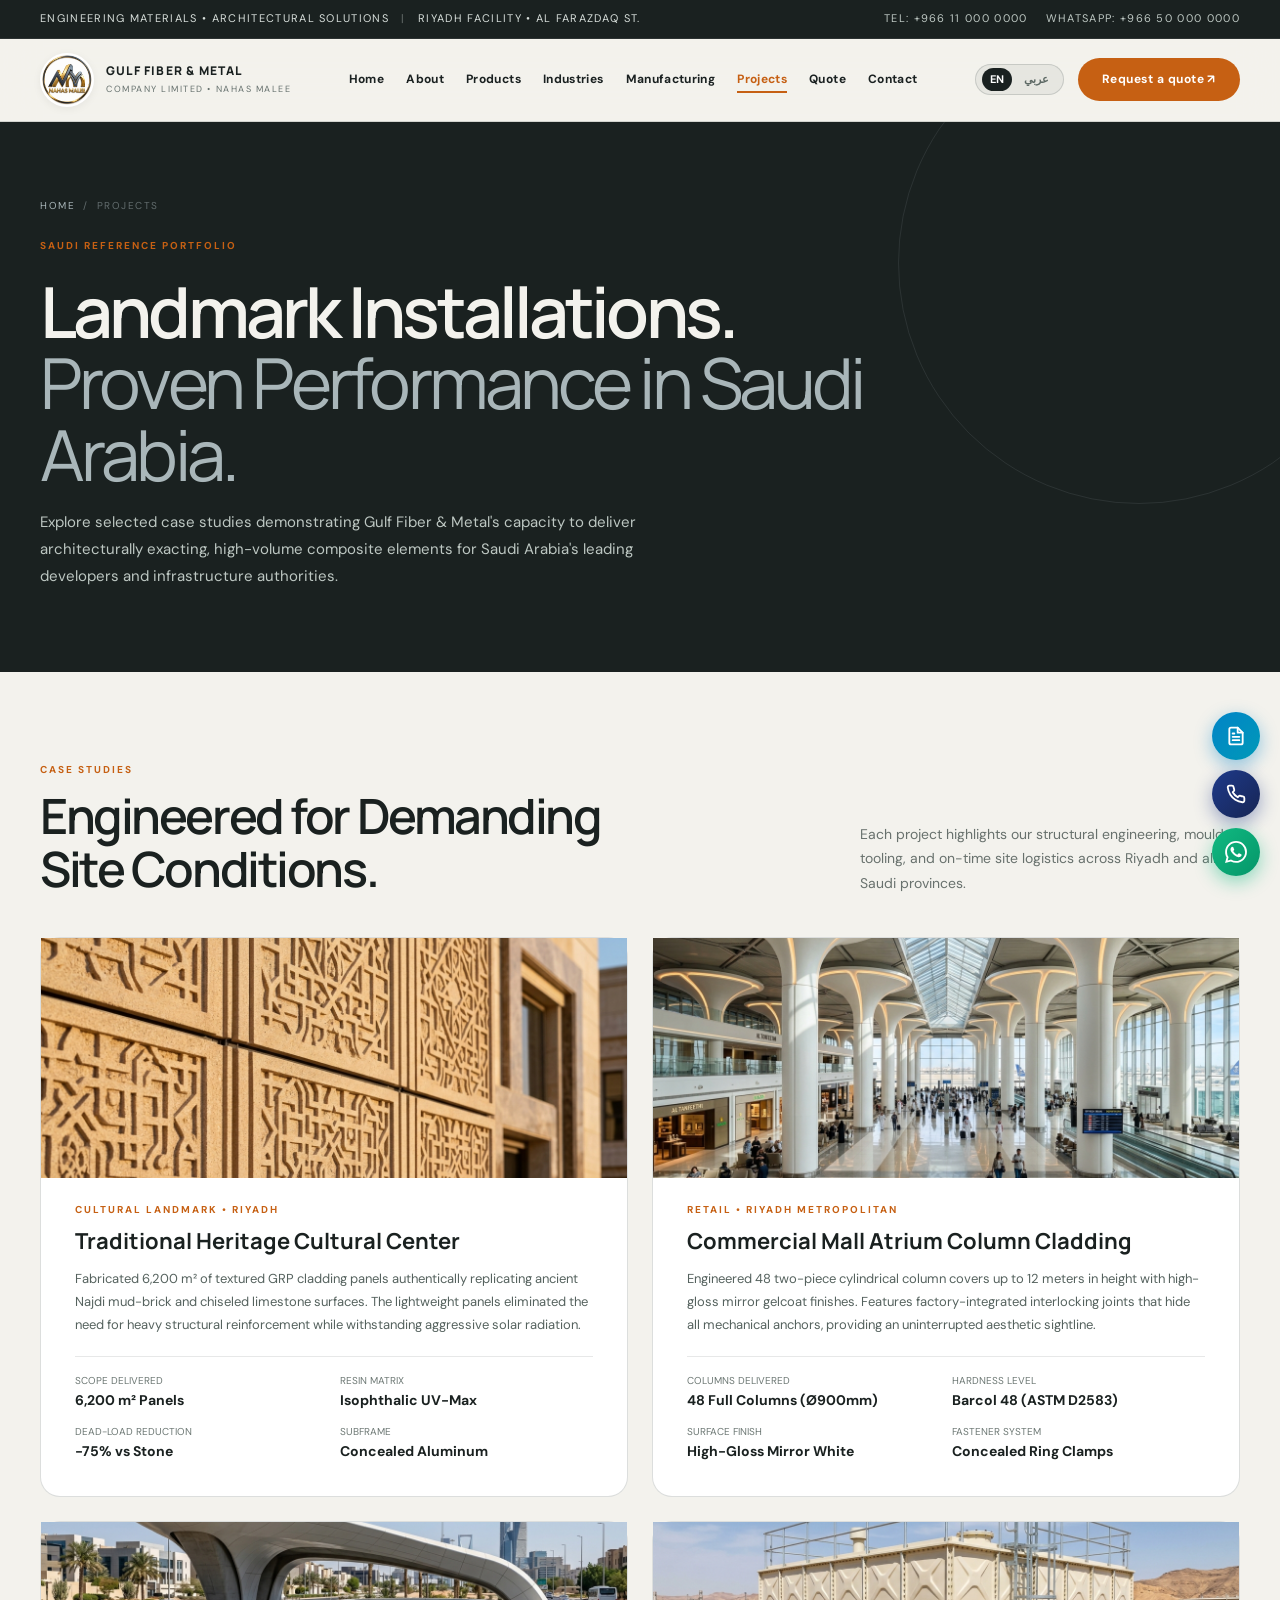
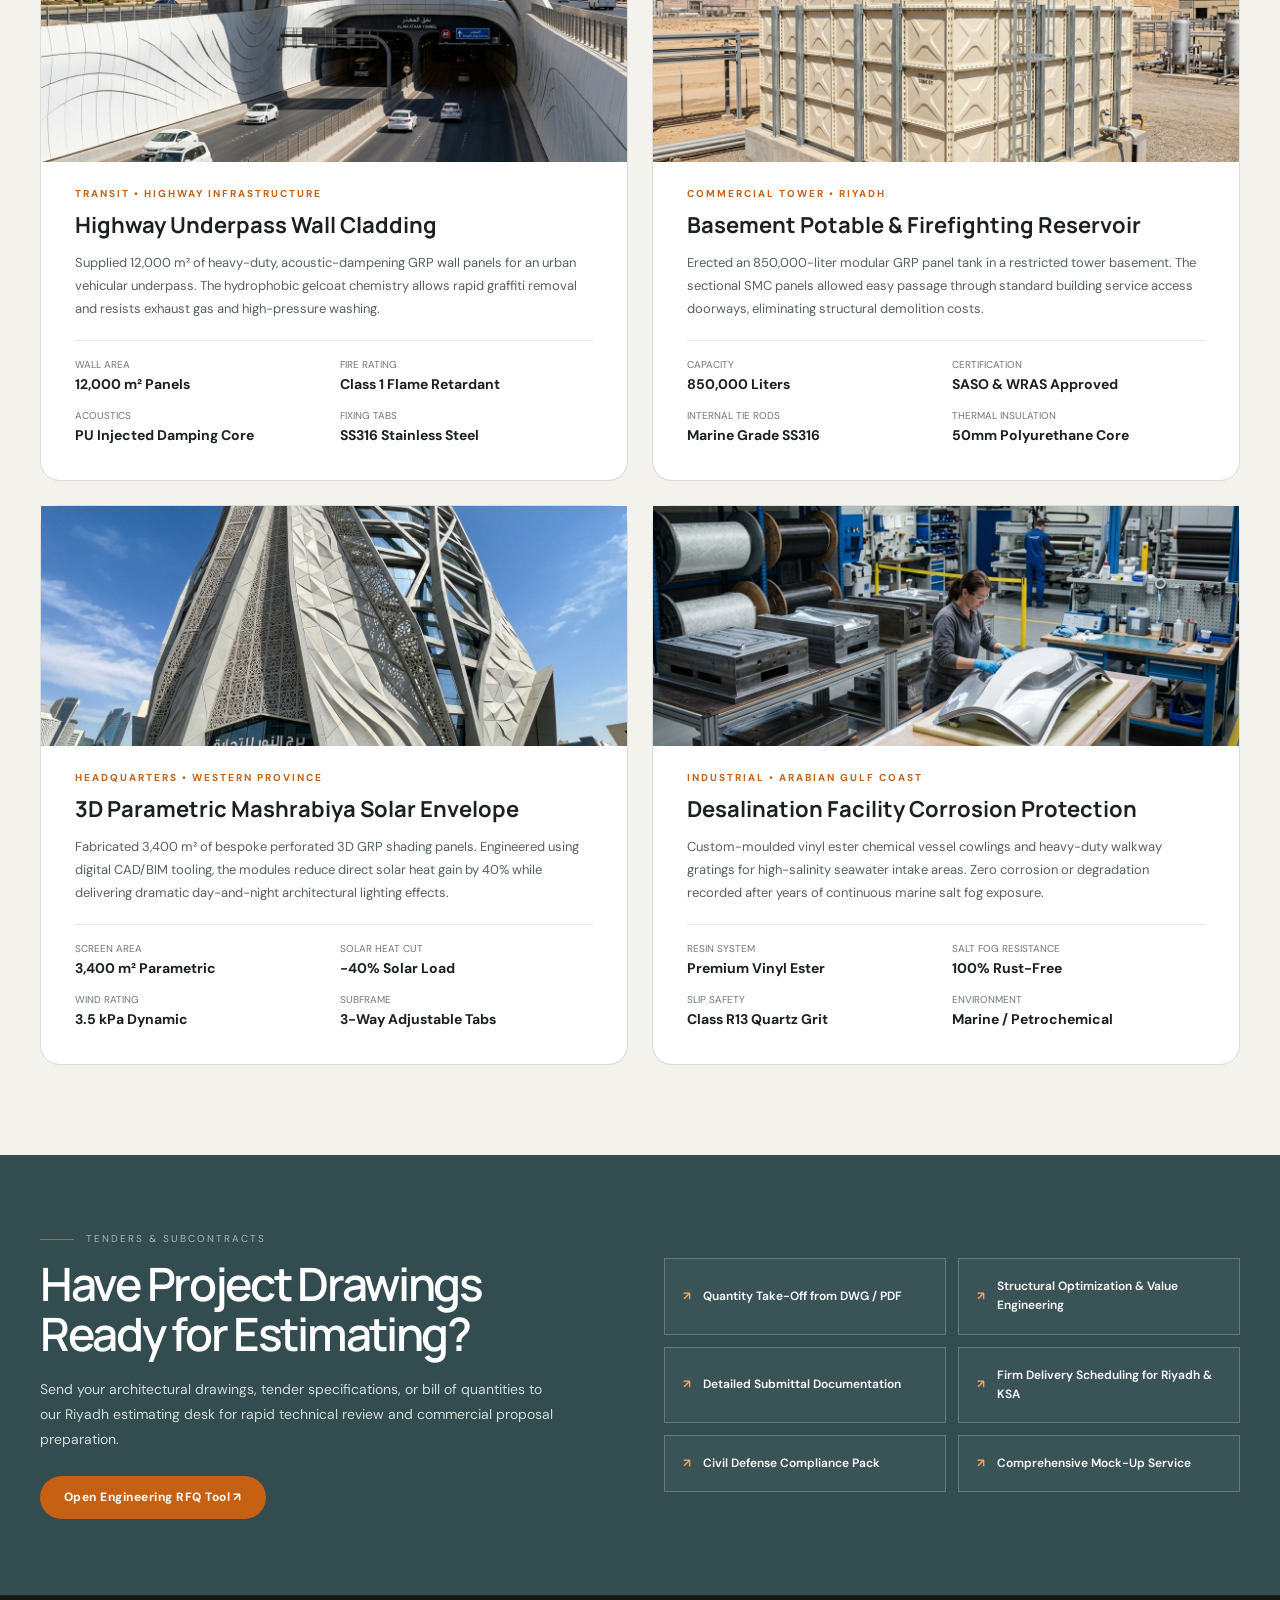
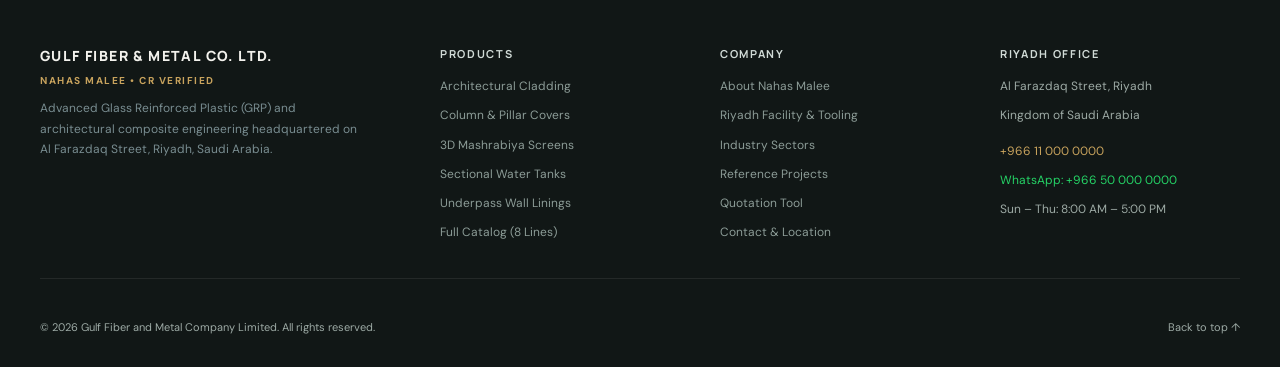
<file: projects.html>
<!doctype html>
<html lang="en" dir="ltr">
<head>
  <meta charset="utf-8">
  <meta name="viewport" content="width=device-width, initial-scale=1">
  <meta name="theme-color" content="#1a2120">
  <meta name="description" content="Landmark composite and GRP reference projects completed by Gulf Fiber & Metal across Saudi Arabia: Cultural facades, highway underpasses, retail atriums, water tanks.">
  <title>Projects &amp; Reference Case Studies | Gulf Fiber &amp; Metal Co. Ltd.</title>
  <link rel="stylesheet" href="assets/style.css">
</head>
<body>

  <!-- Topline Information Strip -->
  <div class="topline">
    <div class="wrap">
      <div>
        <span data-en="Engineering Materials • Architectural Solutions" data-ar="مواد هندسية متطورة • حلول معمارية مبتكرة">Engineering Materials • Architectural Solutions</span>
        <span style="opacity: 0.4; margin: 0 8px;">|</span>
        <span data-en="Riyadh Facility &bull; Al Farazdaq St." data-ar="مصنع الرياض &bull; شارع الفرزدق">Riyadh Facility &bull; Al Farazdaq St.</span>
      </div>
      <div class="topline-contact">
        <a href="tel:+966110000000"><span>Tel: +966 11 000 0000</span></a>
        <a href="https://wa.me/966500000000" target="_blank" rel="noopener"><span>WhatsApp: +966 50 000 0000</span></a>
      </div>
    </div>
  </div>

  <!-- Header & Navigation -->
  <header class="header">
    <nav class="nav wrap">
      <a class="brand" href="index.html" aria-label="Gulf Fiber and Metal home">
        <img src="assets/nahas-malee-logo.jpg" alt="Nahas Malee - Gulf Fiber & Metal Logo">
        <div class="brandtext">
          <strong>GULF FIBER &amp; METAL</strong>
          <small>COMPANY LIMITED • NAHAS MALEE</small>
        </div>
      </a>
      
      <button class="menu" data-menu aria-label="Open menu" aria-expanded="false">☰</button>
      
      <div class="links" data-links>
        <a href="index.html" data-en="Home" data-ar="الرئيسية">Home</a>
        <a href="about.html" data-en="About" data-ar="عن الشركة">About</a>
        <a href="products.html" data-en="Products" data-ar="المنتجات">Products</a>
        <a href="industries.html" data-en="Industries" data-ar="القطاعات">Industries</a>
        <a href="manufacturing.html" data-en="Manufacturing" data-ar="التصنيع">Manufacturing</a>
        <a href="projects.html" class="active" data-en="Projects" data-ar="المشاريع">Projects</a>
        <a href="quote.html" data-en="Quote" data-ar="طلب تسعيرة">Quote</a>
        <a href="contact.html" data-en="Contact" data-ar="اتصل بنا">Contact</a>
      </div>

      <div class="nav-actions">
        <div class="lang-toggle" aria-label="Language selector">
          <button type="button" class="lang-btn active" data-lang="en">EN</button>
          <button type="button" class="lang-btn" data-lang="ar">عربي</button>
        </div>
        <a class="navcta" href="quote.html">
          <span data-en="Request a quote ↗" data-ar="طلب عرض سعر ↗">Request a quote ↗</span>
        </a>
      </div>
    </nav>
  </header>

  <main>
    <!-- Page Hero Banner -->
    <section class="page-hero">
      <div class="wrap">
        <div class="breadcrumb">
          <a href="index.html" data-en="Home" data-ar="الرئيسية">Home</a>
          <span>/</span>
          <span data-en="Projects" data-ar="المشاريع">Projects</span>
        </div>
        <div class="kicker" data-en="Saudi Reference Portfolio" data-ar="سجل المشاريع المرجعية بالمملكة">Saudi Reference Portfolio</div>
        <h1 data-en="Landmark Installations.<br><em>Proven Performance in Saudi Arabia.</em>" data-ar="إنجازات هندسية رائدة.<br><em>أداء مثبت في كبرى مشاريع المملكة.</em>">Landmark Installations.<br><em>Proven Performance in Saudi Arabia.</em></h1>
        <p data-en="Explore selected case studies demonstrating Gulf Fiber &amp; Metal's capacity to deliver architecturally exacting, high-volume composite elements for Saudi Arabia's leading developers and infrastructure authorities." data-ar="استكشف نماذج من المشاريع المرجعية التي تعكس قدرة شركة الخليج للألياف والمعادن على تلبية أدق المواصفات المعمارية والتوريد بكميات كبرى للمشاريع الاستراتيجية بالمملكة.">Explore selected case studies demonstrating Gulf Fiber &amp; Metal's capacity to deliver architecturally exacting, high-volume composite elements for Saudi Arabia's leading developers and infrastructure authorities.</p>
      </div>
    </section>

    <!-- Projects Portfolio Grid -->
    <section class="section">
      <div class="wrap">
        <div class="section-head reveal">
          <div>
            <div class="kicker" data-en="Case Studies" data-ar="دراسات الحالة">Case Studies</div>
            <h2 data-en="Engineered for Demanding<br>Site Conditions." data-ar="صُممت لتلبي متطلبات<br>مواقع العمل الأكثر تحديًا.">Engineered for Demanding<br>Site Conditions.</h2>
          </div>
          <p data-en="Each project highlights our structural engineering, mould tooling, and on-time site logistics across Riyadh and all Saudi provinces." data-ar="يبرز كل مشروع قدراتنا في التحليل الإنشائي، وتصنيع القوالب، والدقة في التوريد الميداني بالرياض ومختلف مناطق المملكة.">Each project highlights our structural engineering, mould tooling, and on-time site logistics across Riyadh and all Saudi provinces.</p>
        </div>

        <div class="industry-grid">
          <!-- Project 1 -->
          <article class="industry-card reveal">
            <div style="height: 240px; margin: -34px -34px 24px -34px; overflow: hidden; background: #ccd0c8;">
              <img src="assets/images/prod-cladding.jpg" alt="Traditional Heritage Center Facades" style="width: 100%; height: 100%; object-fit: cover;">
            </div>
            <span class="kicker" data-en="Cultural Landmark &bull; Riyadh" data-ar="معلم ثقافي &bull; الرياض">Cultural Landmark &bull; Riyadh</span>
            <h3 data-en="Traditional Heritage Cultural Center" data-ar="مركز التراث الثقافي التاريخي">Traditional Heritage Cultural Center</h3>
            <p data-en="Fabricated 6,200 m² of textured GRP cladding panels authentically replicating ancient Najdi mud-brick and chiseled limestone surfaces. The lightweight panels eliminated the need for heavy structural reinforcement while withstanding aggressive solar radiation." data-ar="تصنيع 6,200 م² من ألواح الفيبرجلاس المعمارية التي تحاكي البناء النجدي التراثي وملمس الحجر المنحوت، مع تخفيض وزن الأحمال ومقاومة درجات الحرارة العالية.">Fabricated 6,200 m² of textured GRP cladding panels authentically replicating ancient Najdi mud-brick and chiseled limestone surfaces. The lightweight panels eliminated the need for heavy structural reinforcement while withstanding aggressive solar radiation.</p>
            <div class="industry-metrics">
              <div class="metric-item">
                <span data-en="Scope Delivered" data-ar="حجم التوريد">Scope Delivered</span>
                <strong>6,200 m² Panels</strong>
              </div>
              <div class="metric-item">
                <span data-en="Resin Matrix" data-ar="نظام الراتنج">Resin Matrix</span>
                <strong>Isophthalic UV-Max</strong>
              </div>
              <div class="metric-item">
                <span data-en="Dead-Load Reduction" data-ar="تخفيض الأحمال">Dead-Load Reduction</span>
                <strong>-75% vs Stone</strong>
              </div>
              <div class="metric-item">
                <span data-en="Subframe" data-ar="نظام التثبيت">Subframe</span>
                <strong>Concealed Aluminum</strong>
              </div>
            </div>
          </article>

          <!-- Project 2 -->
          <article class="industry-card reveal">
            <div style="height: 240px; margin: -34px -34px 24px -34px; overflow: hidden; background: #ccd0c8;">
              <img src="assets/images/prod-pillar.jpg" alt="Commercial Mall Atrium Column Enclosures" style="width: 100%; height: 100%; object-fit: cover;">
            </div>
            <span class="kicker" data-en="Retail &bull; Riyadh Metropolitan" data-ar="مجمع تجاري &bull; الرياض">Retail &bull; Riyadh Metropolitan</span>
            <h3 data-en="Commercial Mall Atrium Column Cladding" data-ar="تكسيات أعمدة بهو مجمع تجاري كبرى">Commercial Mall Atrium Column Cladding</h3>
            <p data-en="Engineered 48 two-piece cylindrical column covers up to 12 meters in height with high-gloss mirror gelcoat finishes. Features factory-integrated interlocking joints that hide all mechanical anchors, providing an uninterrupted aesthetic sightline." data-ar="تصنيع 48 غطاء أسطواني للأعمدة بارتفاعات تصل إلى 12 مترًا بطلاء جل كوت عالي اللمعان. تميزت بفواصل تعشيق مصنعية أخفت كافة مسامير التثبيت لضمان مظهر نقي وأنيق.">Engineered 48 two-piece cylindrical column covers up to 12 meters in height with high-gloss mirror gelcoat finishes. Features factory-integrated interlocking joints that hide all mechanical anchors, providing an uninterrupted aesthetic sightline.</p>
            <div class="industry-metrics">
              <div class="metric-item">
                <span data-en="Columns Delivered" data-ar="الأعمدة المنفذة">Columns Delivered</span>
                <strong>48 Full Columns (Ø900mm)</strong>
              </div>
              <div class="metric-item">
                <span data-en="Hardness Level" data-ar="مستوى الصلادة">Hardness Level</span>
                <strong>Barcol 48 (ASTM D2583)</strong>
              </div>
              <div class="metric-item">
                <span data-en="Surface Finish" data-ar="التشطيب السطحي">Surface Finish</span>
                <strong>High-Gloss Mirror White</strong>
              </div>
              <div class="metric-item">
                <span data-en="Fastener System" data-ar="نظام التثبيت">Fastener System</span>
                <strong>Concealed Ring Clamps</strong>
              </div>
            </div>
          </article>

          <!-- Project 3 -->
          <article class="industry-card reveal">
            <div style="height: 240px; margin: -34px -34px 24px -34px; overflow: hidden; background: #ccd0c8;">
              <img src="assets/images/prod-canopy.jpg" alt="Highway Underpass Wall Panels" style="width: 100%; height: 100%; object-fit: cover;">
            </div>
            <span class="kicker" data-en="Transit &bull; Highway Infrastructure" data-ar="النقل &bull; بنية تحتية سريعة">Transit &bull; Highway Infrastructure</span>
            <h3 data-en="Highway Underpass Wall Cladding" data-ar="تكسيات جدران أنفاق الطرق السريعة">Highway Underpass Wall Cladding</h3>
            <p data-en="Supplied 12,000 m² of heavy-duty, acoustic-dampening GRP wall panels for an urban vehicular underpass. The hydrophobic gelcoat chemistry allows rapid graffiti removal and resists exhaust gas and high-pressure washing." data-ar="توريد 12,000 م² من ألواح الجدران المركبة المقاومة للاهتزازات وعوادم السيارات مع قلب عازل للصوت وسطح خاص يتيح إزالة الكتابة والتشويه بسهولة فائقة.">Supplied 12,000 m² of heavy-duty, acoustic-dampening GRP wall panels for an urban vehicular underpass. The hydrophobic gelcoat chemistry allows rapid graffiti removal and resists exhaust gas and high-pressure washing.</p>
            <div class="industry-metrics">
              <div class="metric-item">
                <span data-en="Wall Area" data-ar="مساحة الجدران">Wall Area</span>
                <strong>12,000 m² Panels</strong>
              </div>
              <div class="metric-item">
                <span data-en="Fire Rating" data-ar="مقاومة الحريق">Fire Rating</span>
                <strong>Class 1 Flame Retardant</strong>
              </div>
              <div class="metric-item">
                <span data-en="Acoustics" data-ar="الأداء الصوتي">Acoustics</span>
                <strong>PU Injected Damping Core</strong>
              </div>
              <div class="metric-item">
                <span data-en="Fixing Tabs" data-ar="مرابط التثبيت">Fixing Tabs</span>
                <strong>SS316 Stainless Steel</strong>
              </div>
            </div>
          </article>

          <!-- Project 4 -->
          <article class="industry-card reveal">
            <div style="height: 240px; margin: -34px -34px 24px -34px; overflow: hidden; background: #ccd0c8;">
              <img src="assets/images/prod-tank.jpg" alt="Basement Firefighting Reservoir Tank" style="width: 100%; height: 100%; object-fit: cover;">
            </div>
            <span class="kicker" data-en="Commercial Tower &bull; Riyadh" data-ar="برج تجاري &bull; الرياض">Commercial Tower &bull; Riyadh</span>
            <h3 data-en="Basement Potable &amp; Firefighting Reservoir" data-ar="خزان مياه الشرب ومكافحة الحريق">Basement Potable &amp; Firefighting Reservoir</h3>
            <p data-en="Erected an 850,000-liter modular GRP panel tank in a restricted tower basement. The sectional SMC panels allowed easy passage through standard building service access doorways, eliminating structural demolition costs." data-ar="تجميع خزان مقطعي بسعة 850,000 لتر في قبو برج تجاري. أتاحت الألواح المقطعية سهولة النقل عبر المداخل الخدمية القياسية دون الحاجة لأي تكسير إنشائي.">Erected an 850,000-liter modular GRP panel tank in a restricted tower basement. The sectional SMC panels allowed easy passage through standard building service access doorways, eliminating structural demolition costs.</p>
            <div class="industry-metrics">
              <div class="metric-item">
                <span data-en="Capacity" data-ar="السعة التخزينية">Capacity</span>
                <strong>850,000 Liters</strong>
              </div>
              <div class="metric-item">
                <span data-en="Certification" data-ar="شهادات الاعتماد">Certification</span>
                <strong>SASO &amp; WRAS Approved</strong>
              </div>
              <div class="metric-item">
                <span data-en="Internal Tie Rods" data-ar="الشدادات الداخلية">Internal Tie Rods</span>
                <strong>Marine Grade SS316</strong>
              </div>
              <div class="metric-item">
                <span data-en="Thermal Insulation" data-ar="العزل الحراري">Thermal Insulation</span>
                <strong>50mm Polyurethane Core</strong>
              </div>
            </div>
          </article>

          <!-- Project 5 -->
          <article class="industry-card reveal">
            <div style="height: 240px; margin: -34px -34px 24px -34px; overflow: hidden; background: #ccd0c8;">
              <img src="assets/images/prod-facade.jpg" alt="Corporate Headquarters 3D Mashrabiya Envelope" style="width: 100%; height: 100%; object-fit: cover;">
            </div>
            <span class="kicker" data-en="Headquarters &bull; Western Province" data-ar="مقر رئيسي &bull; المنطقة الغربية">Headquarters &bull; Western Province</span>
            <h3 data-en="3D Parametric Mashrabiya Solar Envelope" data-ar="غلاف واجهات مشربية ثلاثية الأبعاد">3D Parametric Mashrabiya Solar Envelope</h3>
            <p data-en="Fabricated 3,400 m² of bespoke perforated 3D GRP shading panels. Engineered using digital CAD/BIM tooling, the modules reduce direct solar heat gain by 40% while delivering dramatic day-and-night architectural lighting effects." data-ar="تصنيع 3,400 م² من شاشات المشربية ثلاثية الأبعاد بنقوش هندسية دقيقة قللت اكتساب الحرارة الشمسية بنسبة 40% مع إضفاء مظهر معماري مذهل مع الإضاءة الليلية.">Fabricated 3,400 m² of bespoke perforated 3D GRP shading panels. Engineered using digital CAD/BIM tooling, the modules reduce direct solar heat gain by 40% while delivering dramatic day-and-night architectural lighting effects.</p>
            <div class="industry-metrics">
              <div class="metric-item">
                <span data-en="Screen Area" data-ar="مساحة الواجهات">Screen Area</span>
                <strong>3,400 m² Parametric</strong>
              </div>
              <div class="metric-item">
                <span data-en="Solar Heat Cut" data-ar="خفض الحرارة">Solar Heat Cut</span>
                <strong>-40% Solar Load</strong>
              </div>
              <div class="metric-item">
                <span data-en="Wind Rating" data-ar="مقاومة الرياح">Wind Rating</span>
                <strong>3.5 kPa Dynamic</strong>
              </div>
              <div class="metric-item">
                <span data-en="Subframe" data-ar="الهيكل الحامل">Subframe</span>
                <strong>3-Way Adjustable Tabs</strong>
              </div>
            </div>
          </article>

          <!-- Project 6 -->
          <article class="industry-card reveal">
            <div style="height: 240px; margin: -34px -34px 24px -34px; overflow: hidden; background: #ccd0c8;">
              <img src="assets/images/prod-custom.jpg" alt="Desalination Plant Machine Shrouds" style="width: 100%; height: 100%; object-fit: cover;">
            </div>
            <span class="kicker" data-en="Industrial &bull; Arabian Gulf Coast" data-ar="منشأة صناعية &bull; ساحل الخليج العربي">Industrial &bull; Arabian Gulf Coast</span>
            <h3 data-en="Desalination Facility Corrosion Protection" data-ar="حماية منشآت تحلية المياه من التآكل">Desalination Facility Corrosion Protection</h3>
            <p data-en="Custom-moulded vinyl ester chemical vessel cowlings and heavy-duty walkway gratings for high-salinity seawater intake areas. Zero corrosion or degradation recorded after years of continuous marine salt fog exposure." data-ar="تصنيع أغطية معدات كيميائية وشبكات أرضيات من راتنجات الفينيل إستر لمناطق مآخذ مياه البحر المالحة، محققة مقاومة كاملة للصدأ والتآكل لسنوات متواصلة.">Custom-moulded vinyl ester chemical vessel cowlings and heavy-duty walkway gratings for high-salinity seawater intake areas. Zero corrosion or degradation recorded after years of continuous marine salt fog exposure.</p>
            <div class="industry-metrics">
              <div class="metric-item">
                <span data-en="Resin System" data-ar="نوع الراتنج">Resin System</span>
                <strong>Premium Vinyl Ester</strong>
              </div>
              <div class="metric-item">
                <span data-en="Salt Fog Resistance" data-ar="مقاومة رذاذ الملح">Salt Fog Resistance</span>
                <strong>100% Rust-Free</strong>
              </div>
              <div class="metric-item">
                <span data-en="Slip Safety" data-ar="معايير الأمان">Slip Safety</span>
                <strong>Class R13 Quartz Grit</strong>
              </div>
              <div class="metric-item">
                <span data-en="Environment" data-ar="طبيعة البيئة">Environment</span>
                <strong>Marine / Petrochemical</strong>
              </div>
            </div>
          </article>
        </div>
      </div>
    </section>

    <!-- Band -->
    <section class="band">
      <div class="wrap band-grid">
        <div class="reveal">
          <div class="eyebrow" data-en="Tenders &amp; Subcontracts" data-ar="المناقصات وعقود التوريد">Tenders &amp; Subcontracts</div>
          <h2 data-en="Have Project Drawings<br>Ready for Estimating?" data-ar="هل لديك مخططات هندسية<br>جاهزة للتسعير والدراسة؟">Have Project Drawings<br>Ready for Estimating?</h2>
          <p data-en="Send your architectural drawings, tender specifications, or bill of quantities to our Riyadh estimating desk for rapid technical review and commercial proposal preparation." data-ar="أرسل مخططاتك المعمارية وجداول الكميات إلى فريق التقديرات الهندسية بالرياض لدراستها وإعداد عرض فني ومالي مفصل خلال 24 ساعة.">Send your architectural drawings, tender specifications, or bill of quantities to our Riyadh estimating desk for rapid technical review and commercial proposal preparation.</p>
          <a href="quote.html" class="btn" data-en="Open Engineering RFQ Tool ↗" data-ar="حاسبة التسعير وطلب العروض ↗">Open Engineering RFQ Tool ↗</a>
        </div>
        <div class="capabilities reveal">
          <div class="cap"><i>↗</i> <span data-en="Quantity Take-Off from DWG / PDF" data-ar="حصر كميات دقيق من المخططات">Quantity Take-Off from DWG / PDF</span></div>
          <div class="cap"><i>↗</i> <span data-en="Structural Optimization &amp; Value Engineering" data-ar="هندسة القيمة وتحسين التكاليف">Structural Optimization &amp; Value Engineering</span></div>
          <div class="cap"><i>↗</i> <span data-en="Detailed Submittal Documentation" data-ar="ملفات اعتماد فنية متكاملة">Detailed Submittal Documentation</span></div>
          <div class="cap"><i>↗</i> <span data-en="Firm Delivery Scheduling for Riyadh &amp; KSA" data-ar="جدول زمني دقيق للتوريد">Firm Delivery Scheduling for Riyadh &amp; KSA</span></div>
          <div class="cap"><i>↗</i> <span data-en="Civil Defense Compliance Pack" data-ar="حزمة مطابقة اشتراطات الدفاع المدني">Civil Defense Compliance Pack</span></div>
          <div class="cap"><i>↗</i> <span data-en="Comprehensive Mock-Up Service" data-ar="تصنيع عينات واعتماد الموقع">Comprehensive Mock-Up Service</span></div>
        </div>
      </div>
    </section>
  </main>

  <!-- Global Footer -->
  <footer class="footer">
    <div class="wrap">
      <div class="footer-top">
        <div class="footer-brand">
          <strong>GULF FIBER &amp; METAL CO. LTD.</strong>
          <small style="color: var(--gold); letter-spacing: 0.15em; font-weight: 700;">NAHAS MALEE • CR VERIFIED</small>
          <p data-en="Advanced Glass Reinforced Plastic (GRP) and architectural composite engineering headquartered on Al Farazdaq Street, Riyadh, Saudi Arabia." data-ar="هندسة وتصنيع المواد المركبة والفيبرجلاس المتقدم، المقر الرئيسي في شارع الفرزدق، الرياض، المملكة العربية السعودية.">Advanced Glass Reinforced Plastic (GRP) and architectural composite engineering headquartered on Al Farazdaq Street, Riyadh, Saudi Arabia.</p>
        </div>

        <div class="footer-col">
          <h4 data-en="Products" data-ar="المنتجات">Products</h4>
          <div class="footer-links">
            <a href="product-detail.html?id=grp-traditional-cladding" data-en="Architectural Cladding" data-ar="التكسيات المعمارية">Architectural Cladding</a>
            <a href="product-detail.html?id=grp-pillar-covers" data-en="Column & Pillar Covers" data-ar="أغطية الأعمدة">Column & Pillar Covers</a>
            <a href="product-detail.html?id=grp-facade-elements" data-en="3D Mashrabiya Screens" data-ar="المشربيات والواجهات">3D Mashrabiya Screens</a>
            <a href="product-detail.html?id=grp-sectional-water-tanks" data-en="Sectional Water Tanks" data-ar="خزانات المياه المقطعية">Sectional Water Tanks</a>
            <a href="product-detail.html?id=grp-canopies-underpass" data-en="Underpass Wall Linings" data-ar="تكسيات الأنفاق">Underpass Wall Linings</a>
            <a href="products.html" data-en="Full Catalog (8 Lines)" data-ar="كافة المنتجات (8 خطوط)">Full Catalog (8 Lines)</a>
          </div>
        </div>

        <div class="footer-col">
          <h4 data-en="Company" data-ar="الشركة">Company</h4>
          <div class="footer-links">
            <a href="about.html" data-en="About Nahas Malee" data-ar="عن نحاس مالي">About Nahas Malee</a>
            <a href="manufacturing.html" data-en="Riyadh Facility & Tooling" data-ar="مصنع الرياض والقوالب">Riyadh Facility & Tooling</a>
            <a href="industries.html" data-en="Industry Sectors" data-ar="القطاعات المستفيدة">Industry Sectors</a>
            <a href="projects.html" data-en="Reference Projects" data-ar="المشاريع المرجعية">Reference Projects</a>
            <a href="quote.html" data-en="Quotation Tool" data-ar="حاسبة الأسعار">Quotation Tool</a>
            <a href="contact.html" data-en="Contact & Location" data-ar="الموقع والاتصال">Contact & Location</a>
          </div>
        </div>

        <div class="footer-col">
          <h4 data-en="Riyadh Office" data-ar="مكتب الرياض">Riyadh Office</h4>
          <div class="footer-links" style="font-size: 12px; color: #9daaa5;">
            <div>Al Farazdaq Street, Riyadh</div>
            <div>Kingdom of Saudi Arabia</div>
            <div style="margin-top: 6px;"><a href="tel:+966110000000" style="color: var(--gold);">+966 11 000 0000</a></div>
            <div><a href="https://wa.me/966500000000" target="_blank" rel="noopener" style="color: #25D366;">WhatsApp: +966 50 000 0000</a></div>
            <div>Sun &ndash; Thu: 8:00 AM &ndash; 5:00 PM</div>
          </div>
        </div>
      </div>

      <div class="footer-bottom">
        <div>
          <span>&copy; <span data-year></span> Gulf Fiber and Metal Company Limited. All rights reserved.</span>
        </div>
        <div style="display: flex; gap: 20px;">
          <a href="#top" onclick="window.scrollTo({top:0,behavior:'smooth'});return false" data-en="Back to top ↑" data-ar="إلى الأعلى ↑">Back to top ↑</a>
        </div>
      </div>
    </div>
  </footer>

    <!-- Floating Quick Actions -->
  <div class="floating" aria-label="Quick contact channels">
    <a class="floatbtn float-top" href="#top" onclick="window.scrollTo({top: 0, behavior: 'smooth'}); return false;" title="Back to top" aria-label="Back to top">
      <svg width="20" height="20" viewBox="0 0 24 24" fill="none" stroke="currentColor" stroke-width="2.5" stroke-linecap="round" stroke-linejoin="round">
        <line x1="12" y1="19" x2="12" y2="5"></line>
        <polyline points="5 12 12 5 19 12"></polyline>
      </svg>
    </a>
    <a class="floatbtn float-quote" href="quote.html" title="Request an Engineering Quotation" aria-label="Request a quote">
      <svg width="20" height="20" viewBox="0 0 24 24" fill="none" stroke="currentColor" stroke-width="2.2" stroke-linecap="round" stroke-linejoin="round">
        <path d="M14 2H6a2 2 0 0 0-2 2v16a2 2 0 0 0 2 2h12a2 2 0 0 0 2-2V8z"></path>
        <polyline points="14 2 14 8 20 8"></polyline>
        <line x1="16" y1="13" x2="8" y2="13"></line>
        <line x1="16" y1="17" x2="8" y2="17"></line>
        <line x1="10" y1="9" x2="8" y2="9"></line>
      </svg>
    </a>
    <a class="floatbtn float-phone" href="tel:+966110000000" title="Call Riyadh Estimating Desk" aria-label="Call office">
      <svg width="20" height="20" viewBox="0 0 24 24" fill="none" stroke="currentColor" stroke-width="2.2" stroke-linecap="round" stroke-linejoin="round">
        <path d="M22 16.92v3a2 2 0 0 1-2.18 2 19.79 19.79 0 0 1-8.63-3.07 19.5 19.5 0 0 1-6-6 19.79 19.79 0 0 1-3.07-8.67A2 2 0 0 1 4.11 2h3a2 2 0 0 1 2 1.72 12.84 12.84 0 0 0 .7 2.81 2 2 0 0 1-.45 2.11L8.09 9.91a16 16 0 0 0 6 6l1.27-1.27a2 2 0 0 1 2.11-.45 12.84 12.84 0 0 0 2.81.7A2 2 0 0 1 22 16.92z"></path>
      </svg>
    </a>
    <a class="floatbtn float-wa" href="https://wa.me/966500000000?text=Hello%20Gulf%20Fiber%20and%20Metal%20Company.%20I%20would%20like%20to%20inquire%20about%20GRP%20products." target="_blank" rel="noopener" title="WhatsApp Riyadh Estimator" aria-label="WhatsApp">
      <svg width="22" height="22" viewBox="0 0 24 24" fill="currentColor">
        <path d="M17.472 14.382c-.297-.149-1.758-.867-2.03-.967-.273-.099-.471-.148-.67.15-.197.297-.767.966-.94 1.164-.173.199-.347.223-.644.075-.297-.15-1.255-.463-2.39-1.475-.883-.788-1.48-1.761-1.653-2.059-.173-.297-.018-.458.13-.606.134-.133.298-.347.446-.52.149-.174.198-.298.298-.497.099-.198.05-.371-.025-.52-.075-.149-.669-1.612-.916-2.207-.242-.579-.487-.5-.669-.51-.173-.008-.371-.01-.57-.01-.198 0-.52.074-.792.372-.272.297-1.04 1.016-1.04 2.479 0 1.462 1.065 2.875 1.213 3.074.149.198 2.096 3.2 5.077 4.487.709.306 1.262.489 1.694.625.712.227 1.36.195 1.871.118.571-.085 1.758-.719 2.006-1.413.248-.694.248-1.289.173-1.413-.074-.124-.272-.198-.57-.347m-5.421 7.403h-.004a9.87 9.87 0 01-5.031-1.378l-.361-.214-3.741.982.998-3.648-.235-.374a9.86 9.86 0 01-1.51-5.26c.001-5.45 4.436-9.884 9.888-9.884 2.64 0 5.122 1.03 6.988 2.898a9.825 9.825 0 012.893 6.994c-.003 5.45-4.437 9.884-9.885 9.884m8.413-18.297A11.815 11.815 0 0012.05 0C5.495 0 .16 5.335.157 11.892c0 2.096.547 4.142 1.588 5.945L.057 24l6.305-1.654a11.882 11.882 0 005.683 1.448h.005c6.554 0 11.89-5.335 11.893-11.893a11.821 11.821 0 00-3.48-8.413z"/>
      </svg>
    </a>
  </div>

  <script src="assets/products-data.js"></script>
  <script src="assets/site.js"></script>
</body>
</html>
</file>
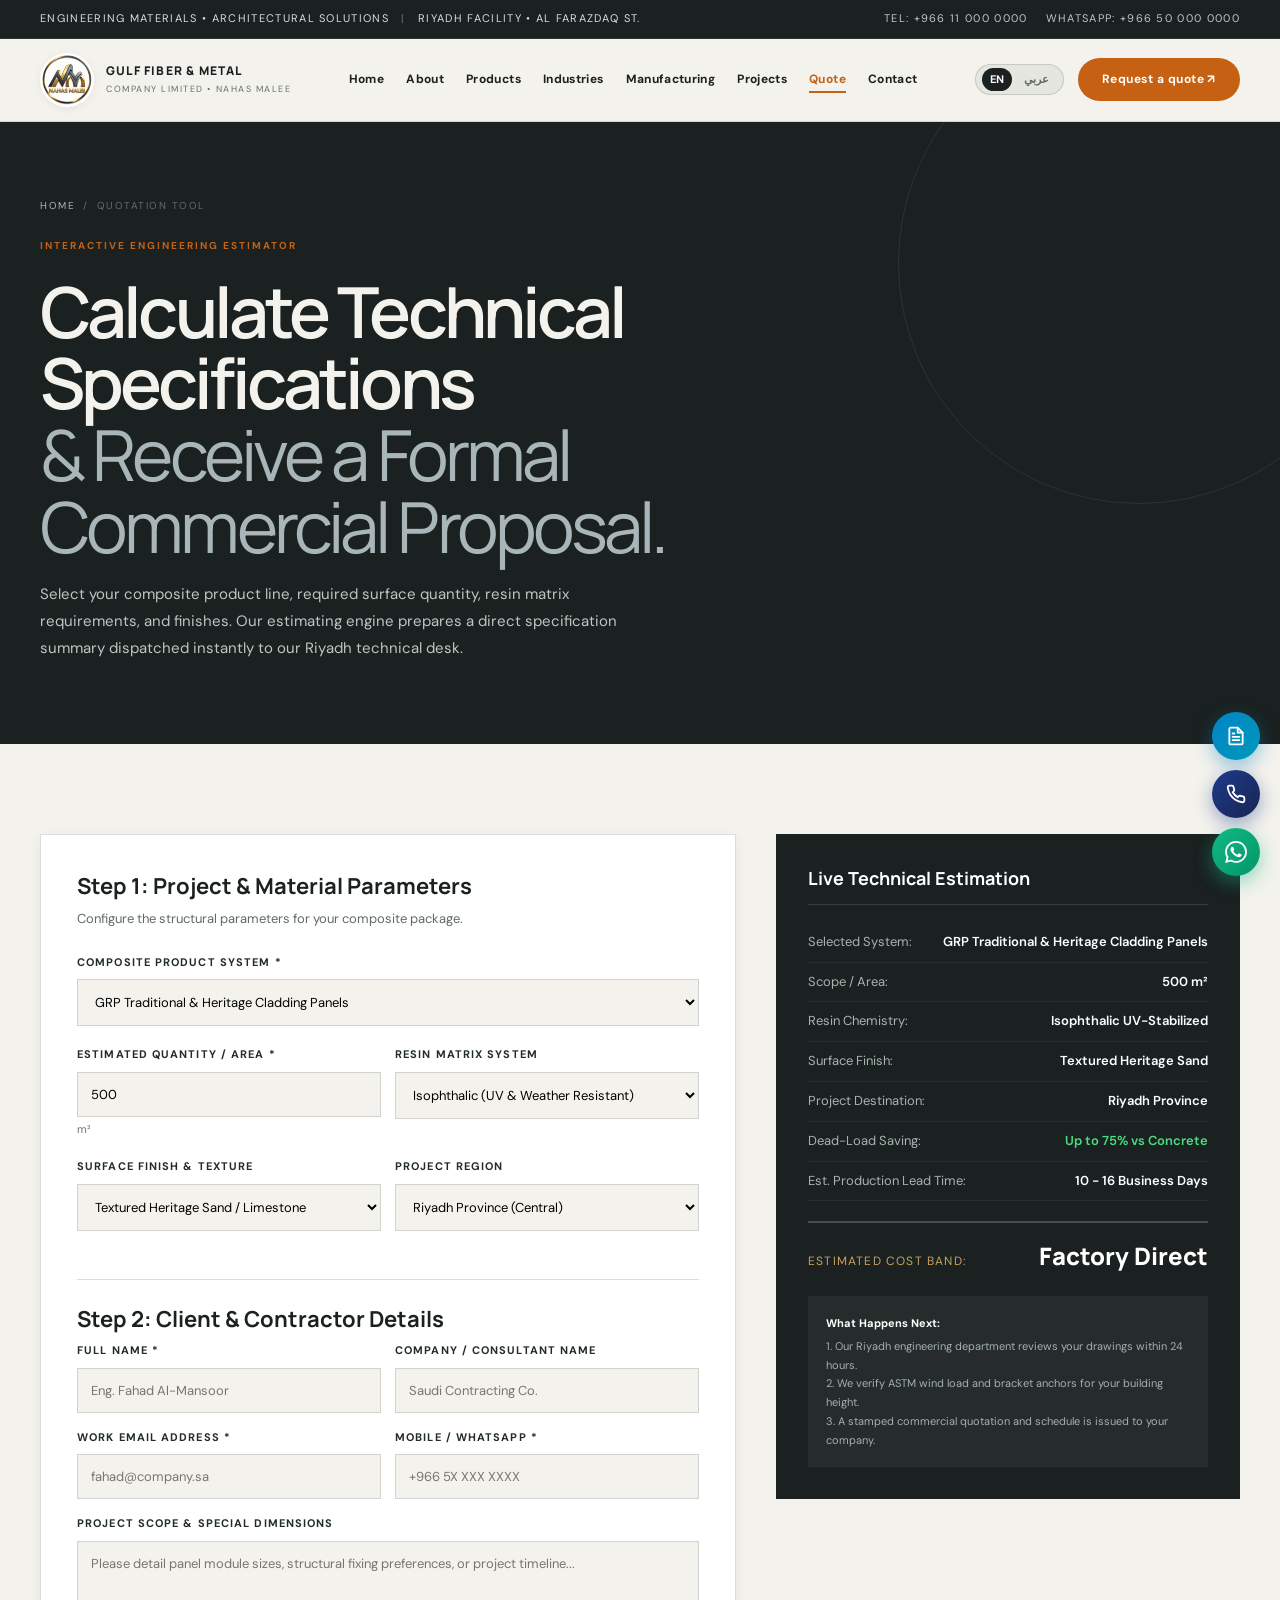
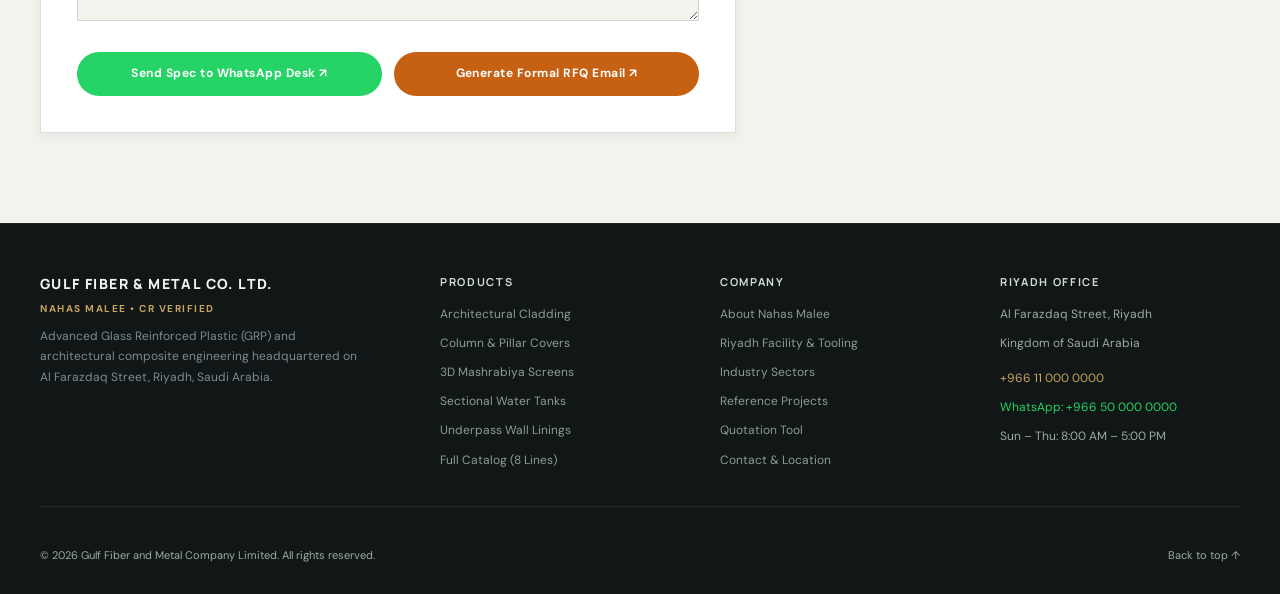
<file: quote.html>
<!doctype html>
<html lang="en" dir="ltr">
<head>
  <meta charset="utf-8">
  <meta name="viewport" content="width=device-width, initial-scale=1">
  <meta name="theme-color" content="#1a2120">
  <meta name="description" content="Interactive Engineering Quotation and Cost Estimation Generator for GRP architectural cladding, column covers, water tanks, and custom composite structures in Riyadh.">
  <title>Engineering Quotation &amp; Cost Estimator | Gulf Fiber &amp; Metal Co. Ltd.</title>
  <link rel="stylesheet" href="assets/style.css">
</head>
<body>

  <!-- Topline Information Strip -->
  <div class="topline">
    <div class="wrap">
      <div>
        <span data-en="Engineering Materials • Architectural Solutions" data-ar="مواد هندسية متطورة • حلول معمارية مبتكرة">Engineering Materials • Architectural Solutions</span>
        <span style="opacity: 0.4; margin: 0 8px;">|</span>
        <span data-en="Riyadh Facility &bull; Al Farazdaq St." data-ar="مصنع الرياض &bull; شارع الفرزدق">Riyadh Facility &bull; Al Farazdaq St.</span>
      </div>
      <div class="topline-contact">
        <a href="tel:+966110000000"><span>Tel: +966 11 000 0000</span></a>
        <a href="https://wa.me/966500000000" target="_blank" rel="noopener"><span>WhatsApp: +966 50 000 0000</span></a>
      </div>
    </div>
  </div>

  <!-- Header & Navigation -->
  <header class="header">
    <nav class="nav wrap">
      <a class="brand" href="index.html" aria-label="Gulf Fiber and Metal home">
        <img src="assets/nahas-malee-logo.jpg" alt="Nahas Malee - Gulf Fiber & Metal Logo">
        <div class="brandtext">
          <strong>GULF FIBER &amp; METAL</strong>
          <small>COMPANY LIMITED • NAHAS MALEE</small>
        </div>
      </a>
      
      <button class="menu" data-menu aria-label="Open menu" aria-expanded="false">☰</button>
      
      <div class="links" data-links>
        <a href="index.html" data-en="Home" data-ar="الرئيسية">Home</a>
        <a href="about.html" data-en="About" data-ar="عن الشركة">About</a>
        <a href="products.html" data-en="Products" data-ar="المنتجات">Products</a>
        <a href="industries.html" data-en="Industries" data-ar="القطاعات">Industries</a>
        <a href="manufacturing.html" data-en="Manufacturing" data-ar="التصنيع">Manufacturing</a>
        <a href="projects.html" data-en="Projects" data-ar="المشاريع">Projects</a>
        <a href="quote.html" class="active" data-en="Quote" data-ar="طلب تسعيرة">Quote</a>
        <a href="contact.html" data-en="Contact" data-ar="اتصل بنا">Contact</a>
      </div>

      <div class="nav-actions">
        <div class="lang-toggle" aria-label="Language selector">
          <button type="button" class="lang-btn active" data-lang="en">EN</button>
          <button type="button" class="lang-btn" data-lang="ar">عربي</button>
        </div>
        <a class="navcta" href="quote.html">
          <span data-en="Request a quote ↗" data-ar="طلب عرض سعر ↗">Request a quote ↗</span>
        </a>
      </div>
    </nav>
  </header>

  <main>
    <!-- Page Hero Banner -->
    <section class="page-hero">
      <div class="wrap">
        <div class="breadcrumb">
          <a href="index.html" data-en="Home" data-ar="الرئيسية">Home</a>
          <span>/</span>
          <span data-en="Quotation Tool" data-ar="حاسبة التقدير">Quotation Tool</span>
        </div>
        <div class="kicker" data-en="Interactive Engineering Estimator" data-ar="حاسبة التقدير والتسعير التفاعلية">Interactive Engineering Estimator</div>
        <h1 data-en="Calculate Technical Specifications<br><em>&amp; Receive a Formal Commercial Proposal.</em>" data-ar="حدد المواصفات الهندسية<br><em>واحصل على عرض فني ومالي فوري.</em>">Calculate Technical Specifications<br><em>&amp; Receive a Formal Commercial Proposal.</em></h1>
        <p data-en="Select your composite product line, required surface quantity, resin matrix requirements, and finishes. Our estimating engine prepares a direct specification summary dispatched instantly to our Riyadh technical desk." data-ar="حدد نوع منتج الفيبرجلاس والمساحة المطلوبة ونوع الراتنج ومستوى مقاومة الحريق. ستقوم الأداة بإعداد ملخص فني شامل يتم إرساله مباشرة لمكتب التقديرات الهندسية بالرياض.">Select your composite product line, required surface quantity, resin matrix requirements, and finishes. Our estimating engine prepares a direct specification summary dispatched instantly to our Riyadh technical desk.</p>
      </div>
    </section>

    <!-- Interactive Quotation Engine Section -->
    <section class="section">
      <div class="wrap">
        <div class="quote-grid">
          <!-- Left: Specification Form & Parameters -->
          <div class="calc-box reveal">
            <h2 style="font: 700 22px 'Manrope'; margin: 0 0 8px;" data-en="Step 1: Project &amp; Material Parameters" data-ar="الخطوة 1: معايير المشروع والمواصفات">Step 1: Project &amp; Material Parameters</h2>
            <p style="font-size: 13px; color: #5f6b67; margin-bottom: 24px;" data-en="Configure the structural parameters for your composite package." data-ar="حدد المتطلبات الإنشائية لحزمة الألياف المركبة الخاصة بمشروعك.">Configure the structural parameters for your composite package.</p>

            <form id="quoteCalculatorForm">
              <!-- Product Line Selection -->
              <div style="margin-bottom: 20px;">
                <label style="display: block; font-size: 11px; text-transform: uppercase; letter-spacing: 0.1em; font-weight: 700; color: #222c2a; margin-bottom: 8px;" for="quoteProduct" data-en="Composite Product System *" data-ar="نظام منتج الفيبرجلاس *">Composite Product System *</label>
                <select id="quoteProduct" style="width: 100%; border: 1px solid var(--line); background: var(--paper); padding: 13px; font: 13px 'DM Sans';">
                  <option value="grp-traditional-cladding" selected>GRP Traditional &amp; Heritage Cladding Panels</option>
                  <option value="grp-pillar-covers">GRP Architectural Pillar &amp; Column Covers</option>
                  <option value="grp-facade-elements">GRP 3D Facade &amp; Mashrabiya Sunshade Screens</option>
                  <option value="grp-canopies-underpass">GRP Architectural Canopies &amp; Underpass Wall Cladding</option>
                  <option value="grp-sectional-water-tanks">GRP Sectional Panel Water Storage Tanks</option>
                  <option value="grp-custom-fabrication">Custom Engineered GRP Fabrications &amp; Tooling</option>
                  <option value="grp-gratings-drainage">Heavy-Duty GRP Industrial Gratings &amp; Trench Covers</option>
                  <option value="grp-domes-cornices">Architectural GRP Domes, Cornices &amp; Parapets</option>
                </select>
              </div>

              <div class="form-grid-2">
                <!-- Quantity / Area -->
                <div style="margin-bottom: 20px;">
                  <label style="display: block; font-size: 11px; text-transform: uppercase; letter-spacing: 0.1em; font-weight: 700; color: #222c2a; margin-bottom: 8px;" for="quoteQuantity" data-en="Estimated Quantity / Area *" data-ar="الكمية / المساحة التقديرية *">Estimated Quantity / Area *</label>
                  <input type="number" id="quoteQuantity" value="500" min="10" max="50000" style="width: 100%; border: 1px solid var(--line); background: var(--paper); padding: 13px; font: 13px 'DM Sans';" placeholder="e.g. 500">
                  <small id="quoteUnitLabel" style="font-size: 11px; color: #6b7773; display: block; margin-top: 4px;">Square Meters (m²)</small>
                </div>

                <!-- Resin Matrix Formulation -->
                <div style="margin-bottom: 20px;">
                  <label style="display: block; font-size: 11px; text-transform: uppercase; letter-spacing: 0.1em; font-weight: 700; color: #222c2a; margin-bottom: 8px;" for="quoteResin" data-en="Resin Matrix System" data-ar="نظام الراتنج المطلوب">Resin Matrix System</label>
                  <select id="quoteResin" style="width: 100%; border: 1px solid var(--line); background: var(--paper); padding: 13px; font: 13px 'DM Sans';">
                    <option value="Isophthalic UV-Stabilized" selected>Isophthalic (UV &amp; Weather Resistant)</option>
                    <option value="Vinyl Ester Flame Class 1">Vinyl Ester (Severe Chemical &amp; Fire Class 1)</option>
                    <option value="Food-Grade Potable (WRAS)">Food-Grade Potable Gelcoat (WRAS / SASO)</option>
                    <option value="Standard Orthophthalic">Standard Architectural Orthophthalic</option>
                  </select>
                </div>
              </div>

              <div class="form-grid-2">
                <!-- Finish Texture -->
                <div style="margin-bottom: 20px;">
                  <label style="display: block; font-size: 11px; text-transform: uppercase; letter-spacing: 0.1em; font-weight: 700; color: #222c2a; margin-bottom: 8px;" for="quoteFinish" data-en="Surface Finish &amp; Texture" data-ar="التشطيب السطحي والملمس">Surface Finish &amp; Texture</label>
                  <select id="quoteFinish" style="width: 100%; border: 1px solid var(--line); background: var(--paper); padding: 13px; font: 13px 'DM Sans';">
                    <option value="Textured Heritage Sand">Textured Heritage Sand / Limestone</option>
                    <option value="High-Gloss Mirror Gelcoat">High-Gloss Mirror Gelcoat (Seamless)</option>
                    <option value="Matte Architectural Satin">Matte Architectural Satin (Low Glare)</option>
                    <option value="Metallic Mica Gold / Bronze">Metallic Mica Gold / Bronze Effect</option>
                  </select>
                </div>

                <!-- Project Location -->
                <div style="margin-bottom: 20px;">
                  <label style="display: block; font-size: 11px; text-transform: uppercase; letter-spacing: 0.1em; font-weight: 700; color: #222c2a; margin-bottom: 8px;" for="quoteLocation" data-en="Project Region" data-ar="منطقة المشروع">Project Region</label>
                  <select id="quoteLocation" style="width: 100%; border: 1px solid var(--line); background: var(--paper); padding: 13px; font: 13px 'DM Sans';">
                    <option value="Riyadh Province" selected>Riyadh Province (Central)</option>
                    <option value="Western Province (Jeddah / Makkah)">Western Province (Jeddah / Makkah / Madinah)</option>
                    <option value="Eastern Province (Dammam / Khobar / Jubail)">Eastern Province (Dammam / Jubail)</option>
                    <option value="North / Neom / Red Sea">North / Neom / Red Sea Projects</option>
                    <option value="Southern Province">Southern Province</option>
                    <option value="GCC Neighboring Countries">GCC Export (UAE, Kuwait, Qatar, Bahrain, Oman)</option>
                  </select>
                </div>
              </div>

              <h2 style="font: 700 22px 'Manrope'; margin: 28px 0 8px; border-top: 1px solid var(--line); padding-top: 24px;" data-en="Step 2: Client &amp; Contractor Details" data-ar="الخطوة 2: بيانات العميل والمشروع">Step 2: Client &amp; Contractor Details</h2>
              
              <div class="form-grid-2">
                <div>
                  <label style="display: block; font-size: 11px; text-transform: uppercase; letter-spacing: 0.1em; font-weight: 700; color: #222c2a; margin-bottom: 8px;" for="clientName" data-en="Full Name *" data-ar="الاسم الكامل *">Full Name *</label>
                  <input type="text" id="clientName" required style="width: 100%; border: 1px solid var(--line); background: var(--paper); padding: 13px; font: 13px 'DM Sans';" placeholder="Eng. Fahad Al-Mansoor">
                </div>

                <div>
                  <label style="display: block; font-size: 11px; text-transform: uppercase; letter-spacing: 0.1em; font-weight: 700; color: #222c2a; margin-bottom: 8px;" for="clientCompany" data-en="Company / Consultant Name" data-ar="اسم الشركة أو المكتب الاستشاري">Company / Consultant Name</label>
                  <input type="text" id="clientCompany" style="width: 100%; border: 1px solid var(--line); background: var(--paper); padding: 13px; font: 13px 'DM Sans';" placeholder="Saudi Contracting Co.">
                </div>
              </div>

              <div class="form-grid-2" style="margin-top: 16px;">
                <div>
                  <label style="display: block; font-size: 11px; text-transform: uppercase; letter-spacing: 0.1em; font-weight: 700; color: #222c2a; margin-bottom: 8px;" for="clientEmail" data-en="Work Email Address *" data-ar="البريد الإلكتروني للعمل *">Work Email Address *</label>
                  <input type="email" id="clientEmail" required style="width: 100%; border: 1px solid var(--line); background: var(--paper); padding: 13px; font: 13px 'DM Sans';" placeholder="fahad@company.sa">
                </div>

                <div>
                  <label style="display: block; font-size: 11px; text-transform: uppercase; letter-spacing: 0.1em; font-weight: 700; color: #222c2a; margin-bottom: 8px;" for="clientPhone" data-en="Mobile / WhatsApp *" data-ar="رقم الجوال / الواتساب *">Mobile / WhatsApp *</label>
                  <input type="tel" id="clientPhone" required style="width: 100%; border: 1px solid var(--line); background: var(--paper); padding: 13px; font: 13px 'DM Sans';" placeholder="+966 5X XXX XXXX">
                </div>
              </div>

              <div style="margin-top: 16px;">
                <label style="display: block; font-size: 11px; text-transform: uppercase; letter-spacing: 0.1em; font-weight: 700; color: #222c2a; margin-bottom: 8px;" for="projectNotes" data-en="Project Scope &amp; Special Dimensions" data-ar="نطاق المشروع والملاحظات الإضافية">Project Scope &amp; Special Dimensions</label>
                <textarea id="projectNotes" style="width: 100%; border: 1px solid var(--line); background: var(--paper); padding: 13px; font: 13px 'DM Sans'; min-height: 80px;" placeholder="Please detail panel module sizes, structural fixing preferences, or project timeline..."></textarea>
              </div>

              <div style="margin-top: 24px; display: flex; gap: 12px; flex-wrap: wrap;">
                <button type="button" id="btnSendWhatsApp" class="btn" style="background: #25D366; flex: 1;">
                  <span data-en="Send Spec to WhatsApp Desk ↗" data-ar="إرسال عبر الواتساب للمهندس ↗">Send Spec to WhatsApp Desk ↗</span>
                </button>
                <button type="submit" id="btnSendEmail" class="btn" style="flex: 1;">
                  <span data-en="Generate Formal RFQ Email ↗" data-ar="إرسال طلب تسعيرة رسمي ↗">Generate Formal RFQ Email ↗</span>
                </button>
              </div>
            </form>
          </div>

          <!-- Right: Live Specification Summary Card -->
          <div class="summary-card reveal">
            <h3 data-en="Live Technical Estimation" data-ar="ملخص التقدير الفني المباشر">Live Technical Estimation</h3>
            
            <div class="summary-row">
              <span data-en="Selected System:" data-ar="النظام المختار:">Selected System:</span>
              <span id="sumProductTitle">GRP Cladding Panels</span>
            </div>

            <div class="summary-row">
              <span data-en="Scope / Area:" data-ar="الكمية / المساحة:">Scope / Area:</span>
              <span id="sumQuantity">500 m²</span>
            </div>

            <div class="summary-row">
              <span data-en="Resin Chemistry:" data-ar="تركيبة الراتنج:">Resin Chemistry:</span>
              <span id="sumResin">Isophthalic UV-Stabilized</span>
            </div>

            <div class="summary-row">
              <span data-en="Surface Finish:" data-ar="التشطيب السطحي:">Surface Finish:</span>
              <span id="sumFinish">Textured Heritage Sand</span>
            </div>

            <div class="summary-row">
              <span data-en="Project Destination:" data-ar="وجهة التوريد:">Project Destination:</span>
              <span id="sumLocation">Riyadh Province</span>
            </div>

            <div class="summary-row">
              <span data-en="Dead-Load Saving:" data-ar="توفير الأحمال:">Dead-Load Saving:</span>
              <span style="color: #4ade80;">Up to 75% vs Concrete</span>
            </div>

            <div class="summary-row">
              <span data-en="Est. Production Lead Time:" data-ar="المدة التقديرية للإنتاج:">Est. Production Lead Time:</span>
              <span id="sumLeadTime">10 &ndash; 16 Business Days</span>
            </div>

            <div class="summary-total">
              <span data-en="Estimated Cost Band:" data-ar="النطاق التقديري:">Estimated Cost Band:</span>
              <strong id="sumCostBand">Factory Direct</strong>
            </div>

            <div style="margin-top: 24px; padding: 18px; background: rgba(255, 255, 255, 0.05); font-size: 11px; line-height: 1.7; color: #a2b2ad;">
              <div style="font-weight: 700; color: #fff; margin-bottom: 4px;" data-en="What Happens Next:" data-ar="ما هي الخطوات التالية:">What Happens Next:</div>
              <div>1. Our Riyadh engineering department reviews your drawings within 24 hours.</div>
              <div>2. We verify ASTM wind load and bracket anchors for your building height.</div>
              <div>3. A stamped commercial quotation and schedule is issued to your company.</div>
            </div>
          </div>
        </div>
      </div>
    </section>
  </main>

  <!-- Global Footer -->
  <footer class="footer">
    <div class="wrap">
      <div class="footer-top">
        <div class="footer-brand">
          <strong>GULF FIBER &amp; METAL CO. LTD.</strong>
          <small style="color: var(--gold); letter-spacing: 0.15em; font-weight: 700;">NAHAS MALEE • CR VERIFIED</small>
          <p data-en="Advanced Glass Reinforced Plastic (GRP) and architectural composite engineering headquartered on Al Farazdaq Street, Riyadh, Saudi Arabia." data-ar="هندسة وتصنيع المواد المركبة والفيبرجلاس المتقدم، المقر الرئيسي في شارع الفرزدق، الرياض، المملكة العربية السعودية.">Advanced Glass Reinforced Plastic (GRP) and architectural composite engineering headquartered on Al Farazdaq Street, Riyadh, Saudi Arabia.</p>
        </div>

        <div class="footer-col">
          <h4 data-en="Products" data-ar="المنتجات">Products</h4>
          <div class="footer-links">
            <a href="product-detail.html?id=grp-traditional-cladding" data-en="Architectural Cladding" data-ar="التكسيات المعمارية">Architectural Cladding</a>
            <a href="product-detail.html?id=grp-pillar-covers" data-en="Column & Pillar Covers" data-ar="أغطية الأعمدة">Column & Pillar Covers</a>
            <a href="product-detail.html?id=grp-facade-elements" data-en="3D Mashrabiya Screens" data-ar="المشربيات والواجهات">3D Mashrabiya Screens</a>
            <a href="product-detail.html?id=grp-sectional-water-tanks" data-en="Sectional Water Tanks" data-ar="خزانات المياه المقطعية">Sectional Water Tanks</a>
            <a href="product-detail.html?id=grp-canopies-underpass" data-en="Underpass Wall Linings" data-ar="تكسيات الأنفاق">Underpass Wall Linings</a>
            <a href="products.html" data-en="Full Catalog (8 Lines)" data-ar="كافة المنتجات (8 خطوط)">Full Catalog (8 Lines)</a>
          </div>
        </div>

        <div class="footer-col">
          <h4 data-en="Company" data-ar="الشركة">Company</h4>
          <div class="footer-links">
            <a href="about.html" data-en="About Nahas Malee" data-ar="عن نحاس مالي">About Nahas Malee</a>
            <a href="manufacturing.html" data-en="Riyadh Facility & Tooling" data-ar="مصنع الرياض والقوالب">Riyadh Facility & Tooling</a>
            <a href="industries.html" data-en="Industry Sectors" data-ar="القطاعات المستفيدة">Industry Sectors</a>
            <a href="projects.html" data-en="Reference Projects" data-ar="المشاريع المرجعية">Reference Projects</a>
            <a href="quote.html" data-en="Quotation Tool" data-ar="حاسبة الأسعار">Quotation Tool</a>
            <a href="contact.html" data-en="Contact & Location" data-ar="الموقع والاتصال">Contact & Location</a>
          </div>
        </div>

        <div class="footer-col">
          <h4 data-en="Riyadh Office" data-ar="مكتب الرياض">Riyadh Office</h4>
          <div class="footer-links" style="font-size: 12px; color: #9daaa5;">
            <div>Al Farazdaq Street, Riyadh</div>
            <div>Kingdom of Saudi Arabia</div>
            <div style="margin-top: 6px;"><a href="tel:+966110000000" style="color: var(--gold);">+966 11 000 0000</a></div>
            <div><a href="https://wa.me/966500000000" target="_blank" rel="noopener" style="color: #25D366;">WhatsApp: +966 50 000 0000</a></div>
            <div>Sun &ndash; Thu: 8:00 AM &ndash; 5:00 PM</div>
          </div>
        </div>
      </div>

      <div class="footer-bottom">
        <div>
          <span>&copy; <span data-year></span> Gulf Fiber and Metal Company Limited. All rights reserved.</span>
        </div>
        <div style="display: flex; gap: 20px;">
          <a href="#top" onclick="window.scrollTo({top:0,behavior:'smooth'});return false" data-en="Back to top ↑" data-ar="إلى الأعلى ↑">Back to top ↑</a>
        </div>
      </div>
    </div>
  </footer>

    <!-- Floating Quick Actions -->
  <div class="floating" aria-label="Quick contact channels">
    <a class="floatbtn float-top" href="#top" onclick="window.scrollTo({top: 0, behavior: 'smooth'}); return false;" title="Back to top" aria-label="Back to top">
      <svg width="20" height="20" viewBox="0 0 24 24" fill="none" stroke="currentColor" stroke-width="2.5" stroke-linecap="round" stroke-linejoin="round">
        <line x1="12" y1="19" x2="12" y2="5"></line>
        <polyline points="5 12 12 5 19 12"></polyline>
      </svg>
    </a>
    <a class="floatbtn float-quote" href="quote.html" title="Request an Engineering Quotation" aria-label="Request a quote">
      <svg width="20" height="20" viewBox="0 0 24 24" fill="none" stroke="currentColor" stroke-width="2.2" stroke-linecap="round" stroke-linejoin="round">
        <path d="M14 2H6a2 2 0 0 0-2 2v16a2 2 0 0 0 2 2h12a2 2 0 0 0 2-2V8z"></path>
        <polyline points="14 2 14 8 20 8"></polyline>
        <line x1="16" y1="13" x2="8" y2="13"></line>
        <line x1="16" y1="17" x2="8" y2="17"></line>
        <line x1="10" y1="9" x2="8" y2="9"></line>
      </svg>
    </a>
    <a class="floatbtn float-phone" href="tel:+966110000000" title="Call Riyadh Estimating Desk" aria-label="Call office">
      <svg width="20" height="20" viewBox="0 0 24 24" fill="none" stroke="currentColor" stroke-width="2.2" stroke-linecap="round" stroke-linejoin="round">
        <path d="M22 16.92v3a2 2 0 0 1-2.18 2 19.79 19.79 0 0 1-8.63-3.07 19.5 19.5 0 0 1-6-6 19.79 19.79 0 0 1-3.07-8.67A2 2 0 0 1 4.11 2h3a2 2 0 0 1 2 1.72 12.84 12.84 0 0 0 .7 2.81 2 2 0 0 1-.45 2.11L8.09 9.91a16 16 0 0 0 6 6l1.27-1.27a2 2 0 0 1 2.11-.45 12.84 12.84 0 0 0 2.81.7A2 2 0 0 1 22 16.92z"></path>
      </svg>
    </a>
    <a class="floatbtn float-wa" href="https://wa.me/966500000000?text=Hello%20Gulf%20Fiber%20and%20Metal%20Company.%20I%20would%20like%20to%20inquire%20about%20GRP%20products." target="_blank" rel="noopener" title="WhatsApp Riyadh Estimator" aria-label="WhatsApp">
      <svg width="22" height="22" viewBox="0 0 24 24" fill="currentColor">
        <path d="M17.472 14.382c-.297-.149-1.758-.867-2.03-.967-.273-.099-.471-.148-.67.15-.197.297-.767.966-.94 1.164-.173.199-.347.223-.644.075-.297-.15-1.255-.463-2.39-1.475-.883-.788-1.48-1.761-1.653-2.059-.173-.297-.018-.458.13-.606.134-.133.298-.347.446-.52.149-.174.198-.298.298-.497.099-.198.05-.371-.025-.52-.075-.149-.669-1.612-.916-2.207-.242-.579-.487-.5-.669-.51-.173-.008-.371-.01-.57-.01-.198 0-.52.074-.792.372-.272.297-1.04 1.016-1.04 2.479 0 1.462 1.065 2.875 1.213 3.074.149.198 2.096 3.2 5.077 4.487.709.306 1.262.489 1.694.625.712.227 1.36.195 1.871.118.571-.085 1.758-.719 2.006-1.413.248-.694.248-1.289.173-1.413-.074-.124-.272-.198-.57-.347m-5.421 7.403h-.004a9.87 9.87 0 01-5.031-1.378l-.361-.214-3.741.982.998-3.648-.235-.374a9.86 9.86 0 01-1.51-5.26c.001-5.45 4.436-9.884 9.888-9.884 2.64 0 5.122 1.03 6.988 2.898a9.825 9.825 0 012.893 6.994c-.003 5.45-4.437 9.884-9.885 9.884m8.413-18.297A11.815 11.815 0 0012.05 0C5.495 0 .16 5.335.157 11.892c0 2.096.547 4.142 1.588 5.945L.057 24l6.305-1.654a11.882 11.882 0 005.683 1.448h.005c6.554 0 11.89-5.335 11.893-11.893a11.821 11.821 0 00-3.48-8.413z"/>
      </svg>
    </a>
  </div>

  <script src="assets/products-data.js"></script>
  <script src="assets/site.js"></script>
  <script>
    // Quotation Engine Interactive Logic
    document.addEventListener('DOMContentLoaded', () => {
      const urlParams = new URLSearchParams(window.location.search);
      const preselectProduct = urlParams.get('product');

      const prodSelect = document.getElementById('quoteProduct');
      const qtyInput = document.getElementById('quoteQuantity');
      const resinSelect = document.getElementById('quoteResin');
      const finishSelect = document.getElementById('quoteFinish');
      const locSelect = document.getElementById('quoteLocation');

      const sumProductTitle = document.getElementById('sumProductTitle');
      const sumQuantity = document.getElementById('sumQuantity');
      const sumResin = document.getElementById('sumResin');
      const sumFinish = document.getElementById('sumFinish');
      const sumLocation = document.getElementById('sumLocation');
      const sumLeadTime = document.getElementById('sumLeadTime');
      const unitLabel = document.getElementById('quoteUnitLabel');

      if (preselectProduct && prodSelect) {
        prodSelect.value = preselectProduct;
      }

      function updateSummary() {
        const prodVal = prodSelect.value;
        const qtyVal = parseInt(qtyInput.value, 10) || 100;
        const resinVal = resinSelect.value;
        const finishVal = finishSelect.value;
        const locVal = locSelect.value;

        let selectedProduct = null;
        const data = (typeof PRODUCTS_DATA !== 'undefined' ? PRODUCTS_DATA : (window.PRODUCTS_DATA || []));
        if (data && data.length) {
          selectedProduct = data.find(p => p.id === prodVal);
        }

        const isAr = document.documentElement.lang === 'ar';
        const pName = selectedProduct ? (isAr ? (selectedProduct.nameAr || selectedProduct.name) : selectedProduct.name) : prodSelect.options[prodSelect.selectedIndex].text;

        sumProductTitle.textContent = pName;

        let unit = 'm²';
        if (prodVal === 'grp-pillar-covers') unit = 'Linear Meters (m)';
        else if (prodVal === 'grp-sectional-water-tanks') unit = 'Liters (L)';
        else if (prodVal === 'grp-domes-cornices') unit = 'Modules / Meters';

        unitLabel.textContent = unit;
        sumQuantity.textContent = `${qtyVal.toLocaleString()} ${unit}`;
        sumResin.textContent = resinVal;
        sumFinish.textContent = finishVal;
        sumLocation.textContent = locVal;

        // Dynamic lead time estimation
        if (qtyVal > 3000) {
          sumLeadTime.textContent = '20 - 30 Business Days';
        } else if (qtyVal > 1000) {
          sumLeadTime.textContent = '14 - 20 Business Days';
        } else {
          sumLeadTime.textContent = '10 - 16 Business Days';
        }
      }

      [prodSelect, qtyInput, resinSelect, finishSelect, locSelect].forEach(el => {
        el.addEventListener('input', updateSummary);
        el.addEventListener('change', updateSummary);
      });

      updateSummary();

      // Send to WhatsApp
      document.getElementById('btnSendWhatsApp').addEventListener('click', () => {
        const prodName = prodSelect.options[prodSelect.selectedIndex].text;
        const qty = qtyInput.value;
        const unit = unitLabel.textContent;
        const resin = resinSelect.value;
        const finish = finishSelect.value;
        const loc = locSelect.value;
        const name = document.getElementById('clientName').value || 'Prospective Client';
        const company = document.getElementById('clientCompany').value || 'Unspecified';
        const phone = document.getElementById('clientPhone').value || 'N/A';
        const notes = document.getElementById('projectNotes').value || 'None';

        const msg = `*RFQ - Gulf Fiber & Metal Company Limited*\n` +
          `-------------------------------\n` +
          `*Client:* ${name} (${company})\n` +
          `*Phone:* ${phone}\n` +
          `*Product System:* ${prodName}\n` +
          `*Estimated Scope:* ${qty} ${unit}\n` +
          `*Resin Matrix:* ${resin}\n` +
          `*Surface Finish:* ${finish}\n` +
          `*Project Region:* ${loc}\n` +
          `*Notes:* ${notes}\n` +
          `-------------------------------\n` +
          `Submitted via Website Quotation Generator.`;

        const waUrl = `https://wa.me/966500000000?text=${encodeURIComponent(msg)}`;
        window.open(waUrl, '_blank');
      });

      // Submit Email RFQ
      document.getElementById('quoteCalculatorForm').addEventListener('submit', (e) => {
        e.preventDefault();
        const prodName = prodSelect.options[prodSelect.selectedIndex].text;
        const qty = qtyInput.value;
        const unit = unitLabel.textContent;
        const resin = resinSelect.value;
        const finish = finishSelect.value;
        const loc = locSelect.value;
        const name = document.getElementById('clientName').value;
        const company = document.getElementById('clientCompany').value;
        const email = document.getElementById('clientEmail').value;
        const phone = document.getElementById('clientPhone').value;
        const notes = document.getElementById('projectNotes').value;

        const emailBody = `OFFICIAL REQUEST FOR QUOTATION (RFQ)\n` +
          `Gulf Fiber & Metal Company Limited - Estimating Division\n\n` +
          `PROJECT & MATERIAL SPECIFICATIONS:\n` +
          `- System: ${prodName}\n` +
          `- Scope / Quantity: ${qty} ${unit}\n` +
          `- Resin Matrix: ${resin}\n` +
          `- Surface Finish: ${finish}\n` +
          `- Destination: ${loc}\n\n` +
          `CLIENT CONTACT DETAILS:\n` +
          `- Name: ${name}\n` +
          `- Company: ${company}\n` +
          `- Email: ${email}\n` +
          `- Mobile/WhatsApp: ${phone}\n\n` +
          `SCOPE NOTES & SPECIAL REQUIREMENTS:\n${notes}\n\n` +
          `Generated via GFM Quotation Engine.`;

        const mailtoUrl = `mailto:info@gulffibermetal.com?subject=${encodeURIComponent('RFQ: ' + prodName + ' - ' + company)}&body=${encodeURIComponent(emailBody)}`;
        window.location.href = mailtoUrl;
      });

      window.addEventListener('languageChanged', updateSummary);
    });
  </script>
</body>
</html>
</file>
<file: assets/style.css>
@import url('https://fonts.googleapis.com/css2?family=DM+Sans:ital,wght@0,400;0,500;0,600;0,700;1,400&family=Manrope:wght@400;500;600;700;800&family=IBM+Plex+Sans+Arabic:wght@400;500;600;700&display=swap');

:root {
  --ink: #1a2120;
  --deep: #24312f;
  --teal: #324c4f;
  --sage: #798d91;
  --mist: #a9b6b9;
  --orange: #c66013;
  --orange-hover: #a84d0c;
  --paper: #f3f2ed;
  --paper-card: #e8e8e1;
  --white: #ffffff;
  --gold: #c8a35d;
  --line: rgba(26, 33, 32, 0.15);
  --line-dark: rgba(255, 255, 255, 0.15);
  --radius-sm: 4px;
  --radius-md: 8px;
  --shadow-sm: 0 4px 12px rgba(26, 33, 32, 0.06);
  --shadow-lg: 0 16px 36px rgba(26, 33, 32, 0.12);
  --transition: all 0.25s cubic-bezier(0.16, 1, 0.3, 1);
}

* {
  box-sizing: border-box;
}

html {
  scroll-behavior: smooth;
  scroll-padding-top: 90px;
}

body {
  margin: 0;
  background: var(--paper);
  color: var(--ink);
  font-family: 'DM Sans', sans-serif;
  line-height: 1.6;
  -webkit-font-smoothing: antialiased;
}

[dir="rtl"] body {
  font-family: 'IBM Plex Sans Arabic', 'DM Sans', sans-serif;
}

a {
  color: inherit;
  text-decoration: none;
}

button, input, textarea, select {
  font: inherit;
}

img {
  max-width: 100%;
  display: block;
}

.wrap {
  width: min(1200px, calc(100% - 48px));
  margin: auto;
}

/* Topline Announcement Bar */
.topline {
  background: var(--ink);
  color: #d8dfdb;
  font-size: 11px;
  letter-spacing: 0.12em;
  text-transform: uppercase;
  padding: 10px 0;
  border-bottom: 1px solid rgba(255, 255, 255, 0.08);
}

.topline .wrap {
  display: flex;
  justify-content: space-between;
  align-items: center;
  gap: 12px;
}

.topline-contact {
  display: flex;
  align-items: center;
  gap: 18px;
}

.topline-contact a {
  color: #bdc7c2;
  transition: color 0.2s;
}

.topline-contact a:hover {
  color: var(--gold);
}

/* Header & Navigation */
.header {
  position: sticky;
  top: 0;
  z-index: 50;
  background: rgba(243, 242, 237, 0.95);
  backdrop-filter: blur(18px);
  -webkit-backdrop-filter: blur(18px);
  border-bottom: 1px solid var(--line);
}

.nav {
  min-height: 82px;
  display: flex;
  align-items: center;
  justify-content: space-between;
  gap: 20px;
}

.brand {
  display: flex;
  align-items: center;
  gap: 12px;
  min-width: 220px;
}

.brand img {
  width: 54px;
  height: 54px;
  object-fit: contain;
  border-radius: 50%;
  background: #fff;
  padding: 2px;
  box-shadow: 0 2px 8px rgba(0,0,0,0.06);
}

.brandtext strong {
  display: block;
  font: 800 12px 'Manrope', sans-serif;
  letter-spacing: 0.1em;
  color: var(--ink);
}

.brandtext small {
  display: block;
  font-size: 9px;
  letter-spacing: 0.17em;
  margin-top: 3px;
  color: #66716d;
}

.links {
  display: flex;
  align-items: center;
  gap: 22px;
  font-size: 12px;
  font-weight: 700;
  letter-spacing: 0.03em;
}

.links a {
  color: var(--ink);
  transition: color 0.2s, transform 0.2s;
  position: relative;
  padding: 4px 0;
}

.links a:hover, .links a.active {
  color: var(--orange);
}

.links a.active::after {
  content: "";
  position: absolute;
  bottom: 0;
  left: 0;
  right: 0;
  height: 2px;
  background: var(--orange);
}

.nav-actions {
  display: flex;
  align-items: center;
  gap: 14px;
}

/* Language Toggle Button */
.lang-toggle {
  display: inline-flex;
  align-items: center;
  background: rgba(26, 33, 32, 0.06);
  border-radius: 20px;
  padding: 3px 6px;
  font-size: 11px;
  font-weight: 700;
  gap: 4px;
  border: 1px solid var(--line);
}

.lang-btn {
  background: none;
  border: none;
  cursor: pointer;
  padding: 3px 8px;
  border-radius: 12px;
  color: #5d6964;
  transition: var(--transition);
}

.lang-btn.active {
  background: var(--ink);
  color: #fff;
}

.navcta, .btn {
  display: inline-flex;
  align-items: center;
  justify-content: center;
  gap: 10px;
  padding: 12px 24px;
  background: var(--orange);
  color: white;
  font-size: 12px;
  font-weight: 700;
  letter-spacing: 0.04em;
  border: 0;
  border-radius: 9999px;
  transition: transform 0.25s, background 0.25s, box-shadow 0.25s;
  cursor: pointer;
}

.navcta:hover, .btn:hover {
  transform: translateY(-2px);
  background: var(--orange-hover);
  color: white;
  box-shadow: 0 4px 14px rgba(198, 96, 19, 0.3);
}

.btn.outline {
  background: transparent;
  border: 1px solid rgba(243, 242, 237, 0.45);
  color: var(--paper);
  border-radius: 9999px;
}

.btn.outline:hover {
  background: #fff;
  color: var(--ink);
  box-shadow: 0 4px 14px rgba(0, 0, 0, 0.1);
}

.btn.secondary {
  background: var(--teal);
  color: #fff;
  border-radius: 9999px;
}

.btn.secondary:hover {
  background: #24383b;
  box-shadow: 0 4px 14px rgba(50, 76, 79, 0.3);
}

.btn.dark {
  background: var(--ink);
  color: #fff;
  border-radius: 9999px;
}

.btn.dark:hover {
  background: #0d1211;
  box-shadow: 0 4px 14px rgba(26, 33, 32, 0.3);
}

.menu {
  display: none;
  background: none;
  border: 0;
  font-size: 26px;
  cursor: pointer;
  color: var(--ink);
}

/* Hero Section */
.hero {
  background: var(--ink);
  color: var(--paper);
  position: relative;
  overflow: hidden;
}

.hero:before {
  content: "";
  position: absolute;
  width: 620px;
  height: 620px;
  border: 1px solid rgba(169, 182, 185, 0.15);
  border-radius: 50%;
  right: -150px;
  top: -160px;
  box-shadow: 0 0 0 60px rgba(169, 182, 185, 0.025), 0 0 0 120px rgba(169, 182, 185, 0.025);
  pointer-events: none;
}

.hero-grid {
  position: relative;
  z-index: 1;
  display: grid;
  grid-template-columns: 1.05fr 0.95fr;
  gap: 52px;
  align-items: center;
  padding: 82px 0 90px;
}

.eyebrow {
  font-size: 10px;
  letter-spacing: 0.2em;
  text-transform: uppercase;
  color: var(--mist);
  display: flex;
  align-items: center;
  gap: 12px;
}

.eyebrow:before {
  content: "";
  width: 34px;
  height: 1px;
  background: var(--orange);
}

[dir="rtl"] .eyebrow:before {
  margin-left: 12px;
  margin-right: 0;
}

h1, h2, h3, h4, p {
  margin-top: 0;
}

h1 {
  font: 600 clamp(42px, 5.5vw, 72px) / 1.02 'Manrope', sans-serif;
  letter-spacing: -0.055em;
  margin: 22px 0 24px;
}

h1 em {
  font-style: normal;
  color: var(--mist);
  font-weight: 400;
}

.hero-copy {
  max-width: 520px;
  color: #b8c1bd;
  font-size: 15px;
  line-height: 1.8;
}

.hero-actions {
  display: flex;
  gap: 12px;
  flex-wrap: wrap;
  margin-top: 30px;
}

.hero-note {
  margin-top: 36px;
  display: flex;
  align-items: center;
  gap: 14px;
  font-size: 11px;
  color: var(--mist);
  letter-spacing: 0.1em;
  text-transform: uppercase;
}

.pulse {
  width: 8px;
  height: 8px;
  background: var(--orange);
  border-radius: 50%;
  box-shadow: 0 0 0 6px rgba(198, 96, 19, 0.14);
}

.hero-visual {
  position: relative;
  min-height: 420px;
  display: flex;
  align-items: center;
  justify-content: center;
}

.hero-image {
  width: 100%;
  height: 420px;
  object-fit: cover;
  filter: saturate(0.85);
  clip-path: polygon(9% 0, 100% 0, 100% 88%, 86% 100%, 0 100%, 0 12%);
  animation: floatin 1.1s both cubic-bezier(0.2, 0.7, 0.2, 1);
  background: #24312f;
}

.visual-frame {
  position: absolute;
  inset: 22px -16px -18px 22px;
  border: 1px solid rgba(169, 182, 185, 0.4);
  pointer-events: none;
}

.visual-label {
  position: absolute;
  bottom: 0;
  left: -22px;
  background: var(--orange);
  padding: 16px 20px;
  max-width: 245px;
  color: #fff;
  font: 600 13px / 1.4 'Manrope', sans-serif;
  box-shadow: 0 8px 20px rgba(0,0,0,0.18);
}

[dir="rtl"] .visual-label {
  left: auto;
  right: -22px;
}

.visual-label small {
  display: block;
  font: 10px 'DM Sans', sans-serif;
  letter-spacing: 0.15em;
  text-transform: uppercase;
  margin-bottom: 5px;
  opacity: 0.85;
}

/* Ticker Marquee */
.ticker {
  background: var(--orange);
  color: white;
  overflow: hidden;
  white-space: nowrap;
  padding: 14px 0;
  font: 700 11px 'Manrope', sans-serif;
  letter-spacing: 0.15em;
  text-transform: uppercase;
}

.ticker-track {
  display: flex;
  gap: 32px;
  width: max-content;
  animation: marquee 35s linear infinite;
}

.ticker span {
  display: flex;
  gap: 32px;
  align-items: center;
}

.ticker b {
  font-size: 16px;
  font-weight: 400;
  opacity: 0.7;
}

/* Metrics Strip with Dividers (Hero Stats Banner) */
.metrics-strip {
  background: #ffffff;
  border-top: 1px solid var(--line);
  border-bottom: 1px solid var(--line);
  padding: 44px 0;
  box-shadow: 0 4px 16px rgba(26, 33, 32, 0.03);
  position: relative;
  z-index: 2;
}

.metrics-grid {
  display: grid;
  grid-template-columns: repeat(4, 1fr);
  align-items: center;
}

.metric-col {
  display: flex;
  flex-direction: column;
  align-items: center;
  text-align: center;
  padding: 0 20px;
  border-right: 1px solid rgba(26, 33, 32, 0.12);
}

.metric-col:last-child {
  border-right: none;
}

[dir="rtl"] .metric-col {
  border-right: none;
  border-left: 1px solid rgba(26, 33, 32, 0.12);
}

[dir="rtl"] .metric-col:last-child {
  border-left: none;
}

.metric-num {
  font: 800 clamp(36px, 4.2vw, 54px) / 1.05 'Manrope', sans-serif;
  color: #0c4a6e;
  letter-spacing: -0.04em;
  margin-bottom: 8px;
}

.metric-title {
  font: 700 13px 'DM Sans', sans-serif;
  color: #334155;
  letter-spacing: 0.02em;
}

@media (max-width: 900px) {
  .metrics-strip {
    padding: 34px 0;
  }
  .metrics-grid {
    grid-template-columns: repeat(2, 1fr);
    gap: 28px 0;
  }
  .metric-col:nth-child(2) {
    border-right: none;
  }
  [dir="rtl"] .metric-col:nth-child(2) {
    border-left: none;
  }
  .metric-col:nth-child(3), .metric-col:nth-child(4) {
    border-top: 1px solid rgba(26, 33, 32, 0.08);
    padding-top: 20px;
  }
}

@media (max-width: 580px) {
  .metric-num {
    font-size: 32px;
  }
  .metric-title {
    font-size: 11px;
  }
}

/* Sections */
.section {
  padding: 90px 0;
}

.section-head {
  display: flex;
  justify-content: space-between;
  align-items: flex-end;
  gap: 30px;
  margin-bottom: 42px;
}

.section-head h2 {
  font: 600 clamp(32px, 3.8vw, 50px) / 1.08 'Manrope', sans-serif;
  letter-spacing: -0.05em;
  margin: 12px 0 0;
  max-width: 680px;
}

.section-head p {
  max-width: 380px;
  color: #68716d;
  line-height: 1.75;
  font-size: 14px;
  margin: 0;
}

.kicker {
  font-size: 10px;
  letter-spacing: 0.2em;
  text-transform: uppercase;
  color: var(--orange);
  font-weight: 700;
}

/* Products Grid */
.products {
  display: grid;
  grid-template-columns: repeat(3, 1fr);
  gap: 20px;
}

.product {
  background: #ffffff;
  border: 1px solid var(--line);
  border-radius: 20px;
  position: relative;
  overflow: hidden;
  transition: transform 0.35s cubic-bezier(0.16, 1, 0.3, 1), box-shadow 0.35s, border-color 0.35s;
  display: flex;
  flex-direction: column;
}

.product:hover {
  transform: translateY(-6px);
  box-shadow: 0 16px 36px rgba(26, 33, 32, 0.08);
  border-color: var(--orange);
}

.product-img {
  height: 220px;
  overflow: hidden;
  position: relative;
  background: #d8dad2;
}

.product-img img {
  width: 100%;
  height: 100%;
  object-fit: cover;
  transition: transform 0.7s;
  filter: saturate(0.9);
}

.product:hover img {
  transform: scale(1.06);
}

.product-badge {
  position: absolute;
  top: 12px;
  left: 12px;
  background: rgba(26, 33, 32, 0.85);
  color: #fff;
  font-size: 9px;
  letter-spacing: 0.1em;
  text-transform: uppercase;
  padding: 5px 10px;
  font-weight: 700;
  backdrop-filter: blur(4px);
}

[dir="rtl"] .product-badge {
  left: auto;
  right: 12px;
}

.product-info {
  padding: 22px;
  display: flex;
  justify-content: space-between;
  gap: 12px;
  align-items: flex-start;
  flex-grow: 1;
}

.product-info h3 {
  font: 700 16px 'Manrope', sans-serif;
  margin: 0 0 8px;
  color: var(--ink);
}

.product-info p {
  font-size: 12px;
  line-height: 1.6;
  color: #69716d;
  margin: 0 0 14px;
}

.product-highlights {
  display: flex;
  flex-wrap: wrap;
  gap: 6px;
  margin-top: auto;
}

.product-pill {
  font-size: 10px;
  padding: 3px 8px;
  background: rgba(26, 33, 32, 0.06);
  border-radius: 2px;
  color: #4a5552;
  font-weight: 500;
}

.arrow {
  border: 1px solid #aeb5ae;
  border-radius: 50%;
  width: 36px;
  height: 36px;
  display: grid;
  place-items: center;
  flex-shrink: 0;
  transition: all 0.25s;
  color: var(--ink);
  font-weight: 600;
  font-size: 15px;
}

.product:hover .arrow {
  background: var(--orange);
  border-color: var(--orange);
  color: white;
}

/* Filter Bar */
.filter-bar {
  display: flex;
  gap: 8px;
  flex-wrap: wrap;
  margin-bottom: 32px;
}

.filter-btn {
  background: var(--paper-card);
  border: 1px solid transparent;
  padding: 9px 20px;
  border-radius: 9999px;
  font-size: 12px;
  font-weight: 600;
  color: #55625e;
  cursor: pointer;
  transition: var(--transition);
}

.filter-btn:hover, .filter-btn.active {
  background: var(--ink);
  color: #fff;
}

/* About Section */
.about {
  background: #e5e7df;
}

.about-grid {
  display: grid;
  grid-template-columns: 0.9fr 1.1fr;
  gap: 75px;
  align-items: center;
}

.about-art {
  min-height: 420px;
  background: var(--teal);
  position: relative;
  overflow: hidden;
  padding: 35px;
  color: #fff;
}

.about-art:before, .about-art:after {
  content: "";
  position: absolute;
  border: 1px solid rgba(255, 255, 255, 0.25);
  width: 320px;
  height: 320px;
  border-radius: 50%;
  right: -90px;
  top: 45px;
}

.about-art:after {
  width: 220px;
  height: 220px;
  right: -40px;
  top: 95px;
}

.about-art img {
  width: 105px;
  height: 105px;
  object-fit: contain;
  background: #fff;
  border-radius: 50%;
  position: relative;
  z-index: 1;
  padding: 4px;
}

.big-number {
  font: 500 76px 'Manrope', sans-serif;
  letter-spacing: -0.08em;
  position: absolute;
  bottom: 36px;
  left: 35px;
  line-height: 1;
}

[dir="rtl"] .big-number {
  left: auto;
  right: 35px;
}

.about-copy h2 {
  font: 600 clamp(32px, 3.8vw, 48px) / 1.08 'Manrope', sans-serif;
  letter-spacing: -0.05em;
  margin: 15px 0 20px;
}

.about-copy p {
  color: #5d6964;
  font-size: 14px;
  line-height: 1.85;
}

.stats {
  display: grid;
  grid-template-columns: repeat(3, 1fr);
  gap: 18px;
  margin-top: 30px;
  padding-top: 24px;
  border-top: 1px solid var(--line);
}

.stat strong {
  display: block;
  font: 700 24px 'Manrope', sans-serif;
  color: var(--ink);
}

.stat span {
  font-size: 10px;
  letter-spacing: 0.1em;
  text-transform: uppercase;
  color: #69716d;
}

/* Band / Capabilities */
.band {
  background: var(--teal);
  color: #fff;
  padding: 76px 0;
}

.band-grid {
  display: grid;
  grid-template-columns: 1fr 1fr;
  gap: 48px;
  align-items: center;
}

.band h2 {
  font: 600 clamp(30px, 3.6vw, 46px) / 1.08 'Manrope', sans-serif;
  letter-spacing: -0.05em;
  margin: 12px 0 18px;
}

.band p {
  color: #d1dbd7;
  font-size: 14px;
  line-height: 1.8;
  max-width: 520px;
  margin-bottom: 24px;
}

.capabilities {
  display: grid;
  grid-template-columns: 1fr 1fr;
  gap: 12px;
}

.cap {
  padding: 18px;
  border: 1px solid rgba(255, 255, 255, 0.22);
  background: rgba(255, 255, 255, 0.04);
  font-size: 12px;
  font-weight: 600;
  display: flex;
  gap: 12px;
  align-items: center;
  transition: var(--transition);
}

.cap:hover {
  background: rgba(255, 255, 255, 0.1);
  border-color: rgba(255, 255, 255, 0.4);
}

.cap i {
  color: #f1a15c;
  font-style: normal;
  font-weight: 700;
}

/* Projects Showcase */
.projects {
  display: grid;
  grid-template-columns: 1.3fr 0.7fr;
  gap: 18px;
}

.project-img {
  position: relative;
  min-height: 380px;
  overflow: hidden;
  background: #d7d9d1;
  border-radius: 20px;
  border: 1px solid var(--line);
  transition: transform 0.35s cubic-bezier(0.16, 1, 0.3, 1), box-shadow 0.35s;
}

.project-img:hover {
  transform: translateY(-4px);
  box-shadow: 0 16px 36px rgba(26, 33, 32, 0.12);
}

.project-img img {
  width: 100%;
  height: 100%;
  position: absolute;
  inset: 0;
  object-fit: cover;
  filter: saturate(0.85);
  transition: transform 0.7s;
}

.project-img:hover img {
  transform: scale(1.04);
}

.project-caption {
  position: absolute;
  bottom: 0;
  left: 0;
  right: 0;
  background: linear-gradient(transparent, rgba(17, 23, 22, 0.92) 80%);
  padding: 45px 28px 24px;
  color: #fff;
  z-index: 2;
}

.project-caption small {
  font-size: 10px;
  text-transform: uppercase;
  letter-spacing: 0.15em;
  color: var(--mist);
}

.project-caption h3 {
  font: 600 24px 'Manrope', sans-serif;
  margin: 6px 0 4px;
}

.project-caption p {
  font-size: 12px;
  color: #cfd8d4;
  margin: 0;
}

/* Page Hero (Subpages) */
.page-hero {
  background: var(--ink);
  color: var(--paper);
  padding: 76px 0 82px;
  position: relative;
  overflow: hidden;
}

.page-hero:before {
  content: "";
  position: absolute;
  width: 480px;
  height: 480px;
  border: 1px solid rgba(169, 182, 185, 0.12);
  border-radius: 50%;
  right: -100px;
  top: -100px;
  pointer-events: none;
}

.page-hero .wrap {
  position: relative;
  z-index: 1;
}

.page-hero h1 {
  max-width: 860px;
  margin-bottom: 18px;
}

.page-hero p {
  max-width: 620px;
  color: #bdc7c2;
  font-size: 15px;
  line-height: 1.8;
  margin: 0;
}

.breadcrumb {
  font-size: 10px;
  color: var(--mist);
  letter-spacing: 0.15em;
  text-transform: uppercase;
  margin-bottom: 24px;
  display: flex;
  align-items: center;
  gap: 8px;
}

.breadcrumb a {
  color: var(--mist);
}

.breadcrumb a:hover {
  color: var(--gold);
}

.breadcrumb span {
  opacity: 0.5;
}

/* Contact Section & Form */
.contact {
  background: var(--ink);
  color: #fff;
  padding: 90px 0;
}

.contact-grid {
  display: grid;
  grid-template-columns: 1.1fr 0.9fr;
  gap: 50px;
  align-items: start;
}

.contact h2 {
  font: 600 clamp(36px, 4.5vw, 58px) / 1.04 'Manrope', sans-serif;
  letter-spacing: -0.05em;
  margin: 16px 0 18px;
}

.contact p {
  color: #b7c2bd;
  line-height: 1.8;
  font-size: 14px;
  max-width: 480px;
}

.contact-details {
  display: grid;
  gap: 16px;
  margin-top: 28px;
}

.contact-row {
  display: flex;
  gap: 14px;
  align-items: flex-start;
  color: #dbe1de;
  font-size: 13px;
  line-height: 1.6;
}

.contact-row b {
  color: #ef9a55;
  font-size: 18px;
  width: 24px;
  flex-shrink: 0;
  line-height: 1;
}

.contact-row a {
  color: inherit;
  transition: color 0.2s;
}

.contact-row a:hover {
  color: var(--gold);
}

.verified-badge {
  display: inline-flex;
  align-items: center;
  gap: 6px;
  background: rgba(34, 197, 94, 0.15);
  border: 1px solid rgba(34, 197, 94, 0.4);
  color: #86efac;
  font-size: 10px;
  font-weight: 700;
  letter-spacing: 0.08em;
  text-transform: uppercase;
  padding: 4px 10px;
  border-radius: 2px;
  margin-bottom: 12px;
}

.verified-badge::before {
  content: "✓";
  font-weight: 900;
}

.form {
  background: #293331;
  padding: 34px;
  border: 1px solid rgba(255, 255, 255, 0.08);
}

.form label {
  display: block;
  font-size: 10px;
  letter-spacing: 0.12em;
  text-transform: uppercase;
  color: #c3ceca;
  margin-bottom: 8px;
  font-weight: 600;
}

.form input, .form textarea, .form select {
  width: 100%;
  border: 1px solid #52615c;
  background: #202826;
  color: #fff;
  padding: 13px 15px;
  margin-bottom: 16px;
  border-radius: 0;
  font: 13px 'DM Sans', sans-serif;
  transition: border-color 0.2s, box-shadow 0.2s;
}

.form input:focus, .form textarea:focus, .form select:focus {
  outline: none;
  border-color: var(--orange);
  box-shadow: 0 0 0 2px rgba(198, 96, 19, 0.2);
}

.form textarea {
  min-height: 110px;
  resize: vertical;
}

.form-grid-2 {
  display: grid;
  grid-template-columns: 1fr 1fr;
  gap: 14px;
}

.form .btn {
  width: 100%;
  margin-top: 6px;
}

/* Product Detail & Tabs */
.pdp-grid {
  display: grid;
  grid-template-columns: 1.1fr 0.9fr;
  gap: 48px;
  align-items: start;
}

.pdp-gallery {
  position: sticky;
  top: 110px;
}

.pdp-main-img {
  height: 420px;
  background: var(--paper-card);
  overflow: hidden;
  margin-bottom: 14px;
  border: 1px solid var(--line);
}

.pdp-main-img img {
  width: 100%;
  height: 100%;
  object-fit: cover;
}

.pdp-thumbs {
  display: flex;
  gap: 12px;
}

.pdp-thumb {
  width: 90px;
  height: 70px;
  background: #ddd;
  border: 2px solid transparent;
  cursor: pointer;
  overflow: hidden;
  transition: var(--transition);
}

.pdp-thumb.active {
  border-color: var(--orange);
}

.pdp-thumb img {
  width: 100%;
  height: 100%;
  object-fit: cover;
}

.specs-table {
  width: 100%;
  border-collapse: collapse;
  margin: 24px 0;
  font-size: 13px;
}

.specs-table th {
  background: #dfe3dc;
  text-align: left;
  padding: 10px 14px;
  font-weight: 700;
  font-size: 11px;
  letter-spacing: 0.08em;
  text-transform: uppercase;
}

[dir="rtl"] .specs-table th {
  text-align: right;
}

.specs-table td {
  padding: 11px 14px;
  border-bottom: 1px solid rgba(26, 33, 32, 0.08);
}

.specs-table tr:nth-child(even) {
  background: rgba(26, 33, 32, 0.02);
}

.specs-table td:first-child {
  font-weight: 600;
  color: var(--deep);
  width: 40%;
}

.tab-nav {
  display: flex;
  gap: 4px;
  border-bottom: 2px solid var(--line);
  margin-bottom: 28px;
}

.tab-btn {
  background: none;
  border: none;
  padding: 12px 20px;
  font-size: 13px;
  font-weight: 700;
  cursor: pointer;
  color: #69716d;
  position: relative;
  transition: color 0.2s;
}

.tab-btn:hover {
  color: var(--ink);
}

.tab-btn.active {
  color: var(--orange);
}

.tab-btn.active::after {
  content: "";
  position: absolute;
  bottom: -2px;
  left: 0;
  right: 0;
  height: 2px;
  background: var(--orange);
}

.tab-pane {
  display: none;
}

.tab-pane.active {
  display: block;
  animation: fadeIn 0.3s ease;
}

/* Workflow & Manufacturing Timeline */
.workflow-grid {
  display: grid;
  grid-template-columns: repeat(3, 1fr);
  gap: 20px;
}

.step-card {
  background: #ffffff;
  padding: 32px 26px;
  position: relative;
  border-radius: 20px;
  border: 1px solid var(--line);
  transition: transform 0.35s cubic-bezier(0.16, 1, 0.3, 1), box-shadow 0.35s, border-color 0.35s;
}

.step-card:hover {
  transform: translateY(-6px);
  box-shadow: 0 16px 36px rgba(26, 33, 32, 0.08);
  border-color: var(--orange);
}

.step-num {
  font: 800 32px 'Manrope', sans-serif;
  color: var(--orange);
  margin-bottom: 14px;
  line-height: 1;
}

.step-card h3 {
  font: 700 17px 'Manrope', sans-serif;
  margin: 0 0 10px;
}

.step-card p {
  font-size: 13px;
  line-height: 1.65;
  color: #5f6b67;
  margin: 0;
}

/* Industries & Sector Cards */
.industry-grid {
  display: grid;
  grid-template-columns: repeat(2, 1fr);
  gap: 24px;
}

.industry-card {
  background: #ffffff;
  padding: 34px;
  display: flex;
  flex-direction: column;
  border-radius: 20px;
  border: 1px solid var(--line);
  transition: transform 0.35s cubic-bezier(0.16, 1, 0.3, 1), box-shadow 0.35s, border-color 0.35s;
}

.industry-card:hover {
  transform: translateY(-6px);
  box-shadow: 0 16px 36px rgba(26, 33, 32, 0.08);
  border-color: var(--orange);
}

.industry-card h3 {
  font: 700 22px 'Manrope', sans-serif;
  margin: 8px 0 12px;
}

.industry-card p {
  font-size: 13px;
  line-height: 1.75;
  color: #55625e;
  margin-bottom: 20px;
}

.industry-metrics {
  display: grid;
  grid-template-columns: repeat(2, 1fr);
  gap: 12px;
  margin-top: auto;
  padding-top: 16px;
  border-top: 1px solid rgba(26, 33, 32, 0.1);
}

.metric-item span {
  display: block;
  font-size: 10px;
  text-transform: uppercase;
  color: #6d7874;
}

.metric-item strong {
  display: block;
  font-size: 14px;
  font-weight: 700;
  color: var(--ink);
}

/* Interactive Quote / RFQ Page */
.quote-grid {
  display: grid;
  grid-template-columns: 1.2fr 0.8fr;
  gap: 40px;
  align-items: start;
}

.calc-box {
  background: #ffffff;
  padding: 36px;
  border: 1px solid var(--line);
  box-shadow: var(--shadow-sm);
}

.summary-card {
  background: var(--ink);
  color: #fff;
  padding: 32px;
  position: sticky;
  top: 110px;
}

.summary-card h3 {
  font: 700 18px 'Manrope', sans-serif;
  margin: 0 0 18px;
  border-bottom: 1px solid rgba(255, 255, 255, 0.12);
  padding-bottom: 14px;
}

.summary-row {
  display: flex;
  justify-content: space-between;
  gap: 12px;
  font-size: 13px;
  padding: 9px 0;
  border-bottom: 1px solid rgba(255, 255, 255, 0.06);
}

.summary-row span:first-child {
  color: #a7b4af;
}

.summary-row span:last-child {
  font-weight: 600;
  color: #fff;
  text-align: right;
}

.summary-total {
  margin-top: 20px;
  padding-top: 16px;
  border-top: 2px solid rgba(255, 255, 255, 0.2);
  display: flex;
  justify-content: space-between;
  align-items: baseline;
}

.summary-total span {
  font-size: 12px;
  letter-spacing: 0.1em;
  text-transform: uppercase;
  color: var(--gold);
}

.summary-total strong {
  font: 800 24px 'Manrope', sans-serif;
  color: #fff;
}

/* Google Maps Showcase */
.map-frame {
  width: 100%;
  height: 380px;
  border: 0;
  filter: grayscale(0.2) contrast(1.05);
}

/* Footer */
.footer {
  background: #111716;
  color: #9daaa5;
  padding: 50px 0 30px;
  font-size: 12px;
  border-top: 1px solid rgba(255, 255, 255, 0.05);
}

.footer-top {
  display: grid;
  grid-template-columns: 1.5fr 1fr 1fr 1fr;
  gap: 40px;
  margin-bottom: 40px;
  padding-bottom: 36px;
  border-bottom: 1px solid rgba(255, 255, 255, 0.08);
}

.footer-brand strong {
  display: block;
  font: 800 14px 'Manrope', sans-serif;
  color: #f3f2ed;
  letter-spacing: 0.1em;
  margin-bottom: 6px;
}

.footer-brand p {
  color: #798d91;
  font-size: 12px;
  line-height: 1.7;
  max-width: 320px;
  margin: 8px 0 0;
}

.footer-col h4 {
  font: 700 11px 'Manrope', sans-serif;
  text-transform: uppercase;
  letter-spacing: 0.15em;
  color: #d1dbd7;
  margin: 0 0 16px;
}

.footer-links {
  display: grid;
  gap: 10px;
}

.footer-links a {
  color: #8c9c97;
  transition: color 0.2s;
}

.footer-links a:hover {
  color: var(--orange);
}

.footer-bottom {
  display: flex;
  justify-content: space-between;
  align-items: center;
  gap: 20px;
  font-size: 11px;
}

/* Floating Quick Actions */
.floating {
  position: fixed;
  right: 20px;
  bottom: 24px;
  z-index: 99;
  display: flex;
  flex-direction: column;
  gap: 10px;
}

[dir="rtl"] .floating {
  right: auto;
  left: 18px;
}

.floatbtn {
  width: 48px;
  height: 48px;
  border-radius: 50%;
  display: flex;
  align-items: center;
  justify-content: center;
  color: #ffffff;
  border: none;
  cursor: pointer;
  transition: transform 0.25s cubic-bezier(0.16, 1, 0.3, 1), box-shadow 0.25s, opacity 0.25s;
  text-decoration: none;
}

.floatbtn:hover {
  transform: scale(1.12) translateY(-2px);
}

.floatbtn svg {
  display: block;
}

/* 1. Back to top (Dark Navy) */
.floatbtn.float-top {
  background: #141b2d;
  box-shadow: 0 6px 18px rgba(20, 27, 45, 0.4);
  opacity: 0;
  visibility: hidden;
  transform: scale(0.6) translateY(12px);
  pointer-events: none;
  transition: opacity 0.3s cubic-bezier(0.16, 1, 0.3, 1), transform 0.3s cubic-bezier(0.16, 1, 0.3, 1), visibility 0.3s, background 0.25s, box-shadow 0.25s;
}

.floatbtn.float-top.is-visible {
  opacity: 1;
  visibility: visible;
  transform: scale(1) translateY(0);
  pointer-events: auto;
}

.floatbtn.float-top.is-visible:hover {
  background: #0c111d;
  box-shadow: 0 8px 24px rgba(20, 27, 45, 0.55);
  transform: scale(1.12) translateY(-2px);
}

/* 2. Document / Quote (Vibrant Cyan-Teal) */
.floatbtn.float-quote {
  background: #0284c7;
  background: linear-gradient(135deg, #0284c7 0%, #0099b8 100%);
  box-shadow: 0 6px 18px rgba(2, 132, 199, 0.42);
}
.floatbtn.float-quote:hover {
  background: linear-gradient(135deg, #0369a1 0%, #0284c7 100%);
  box-shadow: 0 8px 24px rgba(2, 132, 199, 0.6);
}

/* 3. Phone Call (Deep Royal Navy Blue) */
.floatbtn.float-phone {
  background: #1e3a8a;
  background: linear-gradient(135deg, #1e3a8a 0%, #172554 100%);
  box-shadow: 0 6px 18px rgba(30, 58, 138, 0.42);
}
.floatbtn.float-phone:hover {
  background: linear-gradient(135deg, #172554 0%, #1e3a8a 100%);
  box-shadow: 0 8px 24px rgba(30, 58, 138, 0.6);
}

/* 4. WhatsApp (Emerald / Green) */
.floatbtn.float-wa {
  background: #10b981;
  background: linear-gradient(135deg, #10b981 0%, #059669 100%);
  box-shadow: 0 6px 18px rgba(16, 185, 129, 0.45);
}
.floatbtn.float-wa:hover {
  background: linear-gradient(135deg, #059669 0%, #047857 100%);
  box-shadow: 0 8px 24px rgba(16, 185, 129, 0.65);
}

/* Animation Utilities */
.reveal {
  opacity: 0;
  transform: translateY(28px);
  transition: opacity 0.7s cubic-bezier(0.16, 1, 0.3, 1), transform 0.7s cubic-bezier(0.16, 1, 0.3, 1);
}

.reveal.visible {
  opacity: 1;
  transform: translateY(0);
}

.reveal-delay-1 { transition-delay: 0.1s; }
.reveal-delay-2 { transition-delay: 0.2s; }
.reveal-delay-3 { transition-delay: 0.3s; }
.reveal-delay-4 { transition-delay: 0.4s; }

/* ========================================================
   LA BOÎTE À SLIDES INSIPIRED UI/UX & MOTION DESIGN SYSTEM
   ======================================================== */

/* Rotating Circular Agency Badge */
.agency-badge-wrap {
  position: relative;
  width: 120px;
  height: 120px;
  display: flex;
  align-items: center;
  justify-content: center;
}

.agency-badge-rotate {
  position: absolute;
  inset: 0;
  width: 100%;
  height: 100%;
  animation: spinSlow 18s linear infinite;
  transform-origin: center center;
}

.agency-badge-rotate text {
  font-family: 'Manrope', sans-serif;
  font-size: 10.5px;
  font-weight: 700;
  letter-spacing: 0.2em;
  fill: var(--mist);
  text-transform: uppercase;
}

.agency-badge-center {
  width: 44px;
  height: 44px;
  border-radius: 50%;
  background: var(--orange);
  color: #fff;
  display: flex;
  align-items: center;
  justify-content: center;
  box-shadow: 0 4px 18px rgba(198, 96, 19, 0.4);
  transition: transform 0.3s cubic-bezier(0.16, 1, 0.3, 1);
}

.agency-badge-wrap:hover .agency-badge-center {
  transform: scale(1.12) rotate(45deg);
}

/* Gradient & Editorial Typography */
.agency-gradient-text {
  background: linear-gradient(135deg, #ffffff 30%, #e2b46b 70%, #c66013 100%);
  -webkit-background-clip: text;
  -webkit-text-fill-color: transparent;
  display: inline-block;
}

.agency-pill-badge {
  display: inline-flex;
  align-items: center;
  gap: 6px;
  padding: 6px 14px;
  background: rgba(255, 255, 255, 0.08);
  border: 1px solid rgba(255, 255, 255, 0.16);
  border-radius: 9999px;
  font-size: 11px;
  font-weight: 700;
  letter-spacing: 0.08em;
  text-transform: uppercase;
  color: var(--mist);
  backdrop-filter: blur(10px);
  -webkit-backdrop-filter: blur(10px);
  transition: all 0.3s cubic-bezier(0.16, 1, 0.3, 1);
}

.agency-pill-badge:hover {
  background: rgba(198, 96, 19, 0.18);
  border-color: var(--orange);
  color: #fff;
  transform: translateY(-2px);
}

.agency-pill-badge.active {
  background: var(--orange);
  border-color: var(--orange);
  color: #fff;
}

/* Interactive Presentation Deck (La Boîte à Slides Slide Showcase) */
.slide-deck {
  background: #19201f;
  border: 1px solid rgba(255, 255, 255, 0.12);
  border-radius: 28px;
  box-shadow: 0 24px 60px rgba(0, 0, 0, 0.35);
  overflow: hidden;
  position: relative;
  margin: 40px 0 20px;
}

.slide-deck-header {
  display: flex;
  justify-content: space-between;
  align-items: center;
  padding: 18px 28px;
  border-bottom: 1px solid rgba(255, 255, 255, 0.08);
  background: rgba(0, 0, 0, 0.2);
}

.slide-deck-counter {
  font: 700 13px 'Manrope', sans-serif;
  letter-spacing: 0.12em;
  color: var(--mist);
  display: flex;
  align-items: center;
  gap: 10px;
}

.slide-deck-counter strong {
  color: var(--gold);
  font-size: 16px;
}

.slide-deck-controls {
  display: flex;
  align-items: center;
  gap: 10px;
}

.slide-ctrl-btn {
  width: 38px;
  height: 38px;
  border-radius: 50%;
  border: 1px solid rgba(255, 255, 255, 0.2);
  background: rgba(255, 255, 255, 0.05);
  color: #fff;
  display: flex;
  align-items: center;
  justify-content: center;
  cursor: pointer;
  transition: all 0.25s cubic-bezier(0.16, 1, 0.3, 1);
}

.slide-ctrl-btn:hover {
  background: var(--orange);
  border-color: var(--orange);
  transform: scale(1.08);
}

/* Slide Deck Progress Bar */
.slide-progress-track {
  width: 100%;
  height: 3px;
  background: rgba(255, 255, 255, 0.08);
  position: relative;
  overflow: hidden;
}

.slide-progress-fill {
  position: absolute;
  left: 0;
  top: 0;
  height: 100%;
  background: linear-gradient(90deg, var(--gold), var(--orange));
  transition: width 0.4s cubic-bezier(0.16, 1, 0.3, 1);
}

[dir="rtl"] .slide-progress-fill {
  left: auto;
  right: 0;
}

/* Slide Deck Content Area */
.slide-stage {
  position: relative;
  min-height: 440px;
}

.slide-panel {
  display: none;
  grid-template-columns: 1.1fr 0.9fr;
  gap: 36px;
  padding: 36px 36px 42px;
  align-items: center;
}

.slide-panel.active {
  display: grid;
  animation: slideFadeIn 0.5s cubic-bezier(0.16, 1, 0.3, 1) forwards;
}

@keyframes slideFadeIn {
  from {
    opacity: 0;
    transform: translateY(16px) scale(0.99);
  }
  to {
    opacity: 1;
    transform: translateY(0) scale(1);
  }
}

.slide-info-meta {
  display: flex;
  gap: 10px;
  flex-wrap: wrap;
  margin-bottom: 16px;
}

.slide-info h3 {
  font: 700 clamp(24px, 3vw, 36px) 'Manrope', sans-serif;
  color: #ffffff;
  margin-bottom: 14px;
  letter-spacing: -0.02em;
}

.slide-info p {
  color: #c1ccc7;
  font-size: 15px;
  line-height: 1.7;
  margin-bottom: 24px;
  max-width: 520px;
}

.slide-specs-grid {
  display: grid;
  grid-template-columns: repeat(3, 1fr);
  gap: 12px;
  margin-bottom: 28px;
}

.slide-spec-box {
  background: rgba(255, 255, 255, 0.04);
  border: 1px solid rgba(255, 255, 255, 0.08);
  border-radius: 12px;
  padding: 12px 14px;
}

.slide-spec-box small {
  display: block;
  font-size: 10px;
  letter-spacing: 0.1em;
  text-transform: uppercase;
  color: var(--mist);
  margin-bottom: 4px;
}

.slide-spec-box strong {
  display: block;
  font-size: 14px;
  color: #fff;
  font-family: 'Manrope', sans-serif;
}

.slide-visual-box {
  position: relative;
  border-radius: 20px;
  overflow: hidden;
  box-shadow: 0 16px 40px rgba(0, 0, 0, 0.4);
  height: 360px;
  background: #111;
}

.slide-visual-box img {
  width: 100%;
  height: 100%;
  object-fit: cover;
  transition: transform 0.6s cubic-bezier(0.16, 1, 0.3, 1);
}

.slide-panel:hover .slide-visual-box img {
  transform: scale(1.05);
}

.slide-visual-tag {
  position: absolute;
  top: 16px;
  right: 16px;
  background: rgba(26, 33, 32, 0.85);
  backdrop-filter: blur(12px);
  -webkit-backdrop-filter: blur(12px);
  border: 1px solid rgba(255, 255, 255, 0.15);
  padding: 6px 14px;
  border-radius: 9999px;
  font: 700 11px 'Manrope', sans-serif;
  letter-spacing: 0.08em;
  color: var(--gold);
}

[dir="rtl"] .slide-visual-tag {
  right: auto;
  left: 16px;
}

/* Slide Deck Interactive Navigation Pills Bar */
.slide-tabs-bar {
  display: flex;
  gap: 8px;
  padding: 16px 28px;
  background: rgba(0, 0, 0, 0.25);
  border-top: 1px solid rgba(255, 255, 255, 0.08);
  overflow-x: auto;
  scrollbar-width: none;
}

.slide-tabs-bar::-webkit-scrollbar {
  display: none;
}

.slide-tab-btn {
  flex-shrink: 0;
  background: rgba(255, 255, 255, 0.06);
  border: 1px solid rgba(255, 255, 255, 0.1);
  color: #b5c2be;
  padding: 8px 18px;
  border-radius: 9999px;
  font-size: 12px;
  font-weight: 600;
  cursor: pointer;
  transition: all 0.25s cubic-bezier(0.16, 1, 0.3, 1);
  display: flex;
  align-items: center;
  gap: 8px;
}

.slide-tab-btn:hover {
  background: rgba(255, 255, 255, 0.12);
  color: #fff;
}

.slide-tab-btn.active {
  background: var(--orange);
  border-color: var(--orange);
  color: #fff;
  box-shadow: 0 4px 16px rgba(198, 96, 19, 0.35);
}

/* Methodology / Process Step Cards (La Boîte à Slides 4-step architecture) */
.method-grid {
  display: grid;
  grid-template-columns: repeat(4, 1fr);
  gap: 20px;
  margin-top: 36px;
}

.method-card {
  background: #ffffff;
  border: 1px solid var(--line);
  border-radius: 20px;
  padding: 32px 26px;
  position: relative;
  transition: all 0.35s cubic-bezier(0.16, 1, 0.3, 1);
  display: flex;
  flex-direction: column;
  justify-content: space-between;
}

.method-card:hover {
  transform: translateY(-6px);
  box-shadow: 0 16px 36px rgba(26, 33, 32, 0.08);
  border-color: var(--orange);
}

.method-header {
  display: flex;
  justify-content: space-between;
  align-items: flex-start;
  margin-bottom: 22px;
}

.method-num {
  font: 800 32px 'Manrope', sans-serif;
  color: var(--orange);
  line-height: 1;
}

.method-icon-circle {
  width: 40px;
  height: 40px;
  border-radius: 50%;
  background: rgba(26, 33, 32, 0.05);
  display: flex;
  align-items: center;
  justify-content: center;
  color: var(--ink);
  transition: background 0.3s, color 0.3s;
}

.method-card:hover .method-icon-circle {
  background: var(--orange);
  color: #fff;
}

.method-card h3 {
  font: 700 18px 'Manrope', sans-serif;
  color: var(--ink);
  margin-bottom: 10px;
  line-height: 1.35;
}

.method-card p {
  color: #62706c;
  font-size: 13px;
  line-height: 1.6;
  margin: 0;
}

/* Keyframe Animations */
@keyframes spinSlow {
  from {
    transform: rotate(0deg);
  }
  to {
    transform: rotate(360deg);
  }
}

@keyframes pulseGlow {
  0%, 100% {
    box-shadow: 0 0 0 0 rgba(198, 96, 19, 0.4);
  }
  50% {
    box-shadow: 0 0 0 12px rgba(198, 96, 19, 0);
  }
}

@keyframes marquee {
  to {
    transform: translateX(-50%);
  }
}

@keyframes floatin {
  from {
    opacity: 0;
    transform: translateY(24px) scale(0.98);
  }
  to {
    opacity: 1;
    transform: translateY(0) scale(1);
  }
}

@keyframes fadeIn {
  from { opacity: 0; }
  to { opacity: 1; }
}

@media (prefers-reduced-motion: reduce) {
  *, *:before, *:after {
    animation-duration: 0.01ms !important;
    transition-duration: 0.01ms !important;
    scroll-behavior: auto !important;
  }
  .reveal {
    opacity: 1;
    transform: none;
  }
}

/* Responsive Breakpoints */
@media (max-width: 960px) {
  .links {
    gap: 14px;
    font-size: 11px;
  }
  .navcta {
    display: none;
  }
  .hero-grid {
    grid-template-columns: 1fr;
    gap: 36px;
    padding: 60px 0;
  }
  .hero-visual {
    min-height: 340px;
  }
  .hero-image {
    height: 340px;
  }
  .about-grid {
    grid-template-columns: 1fr;
    gap: 40px;
  }
  .products {
    grid-template-columns: repeat(2, 1fr);
  }
  .workflow-grid {
    grid-template-columns: repeat(2, 1fr);
  }
  .pdp-grid, .quote-grid {
    grid-template-columns: 1fr;
  }
  .footer-top {
    grid-template-columns: 1fr 1fr;
    gap: 30px;
  }
}

@media (max-width: 680px) {
  .wrap {
    width: calc(100% - 32px);
  }
  .topline .wrap {
    justify-content: center;
  }
  .topline .topline-contact {
    display: none;
  }
  .nav {
    min-height: 72px;
  }
  .menu {
    display: block;
  }
  .links {
    display: none;
    position: absolute;
    left: 0;
    right: 0;
    top: 72px;
    background: var(--paper);
    padding: 20px 24px;
    flex-direction: column;
    align-items: stretch;
    border-bottom: 1px solid var(--line);
    box-shadow: var(--shadow-lg);
  }
  .links.open {
    display: flex;
  }
  .links a {
    padding: 10px 0;
    font-size: 13px;
    border-bottom: 1px solid rgba(26, 33, 32, 0.05);
  }
  .brand {
    min-width: 0;
  }
  .brand img {
    width: 44px;
    height: 44px;
  }
  .brandtext strong {
    font-size: 11px;
  }
  .hero-grid {
    padding: 42px 0 54px;
  }
  .hero-visual {
    min-height: 260px;
  }
  .hero-image {
    height: 260px;
  }
  .visual-frame {
    inset: 12px -4px -12px 12px;
  }
  .visual-label {
    left: -5px;
    padding: 12px 16px;
    font-size: 12px;
  }
  .section-head {
    display: block;
    margin-bottom: 28px;
  }
  .section-head p {
    margin-top: 14px;
  }
  .products {
    grid-template-columns: 1fr;
  }
  .band-grid, .projects, .contact-grid, .industry-grid, .workflow-grid {
    grid-template-columns: 1fr;
    gap: 28px;
  }
  .about-art {
    min-height: 300px;
  }
  .big-number {
    font-size: 60px;
  }
  .capabilities {
    grid-template-columns: 1fr;
  }
  .project-img {
    min-height: 280px;
  }
  .stats {
    gap: 12px;
  }
  .stat strong {
    font-size: 20px;
  }
  .stat span {
    font-size: 9px;
  }
  .form-grid-2 {
    grid-template-columns: 1fr;
  }
  .form {
    padding: 22px;
  }
  .footer-top {
    grid-template-columns: 1fr;
  }
  .footer-bottom {
    flex-direction: column;
    align-items: flex-start;
  }
  .slide-deck {
    border-radius: 20px;
    margin: 28px 0 10px;
  }
  .slide-deck-header {
    padding: 14px 18px;
    flex-wrap: wrap;
    gap: 12px;
  }
  .slide-panel {
    grid-template-columns: 1fr;
    padding: 24px 18px 28px;
    gap: 24px;
  }
  .slide-visual-box {
    height: 240px;
    order: -1;
  }
  .slide-specs-grid {
    grid-template-columns: 1fr 1fr;
  }
  .slide-tabs-bar {
    padding: 12px 16px;
  }
  .method-grid {
    grid-template-columns: repeat(2, 1fr);
  }
  .floating {
    right: 14px;
    bottom: 18px;
    gap: 8px;
  }
  .floatbtn {
    width: 44px;
    height: 44px;
  }
}

@media (max-width: 580px) {
  .method-grid {
    grid-template-columns: 1fr;
  }
  .slide-specs-grid {
    grid-template-columns: 1fr;
  }
}
</file>
